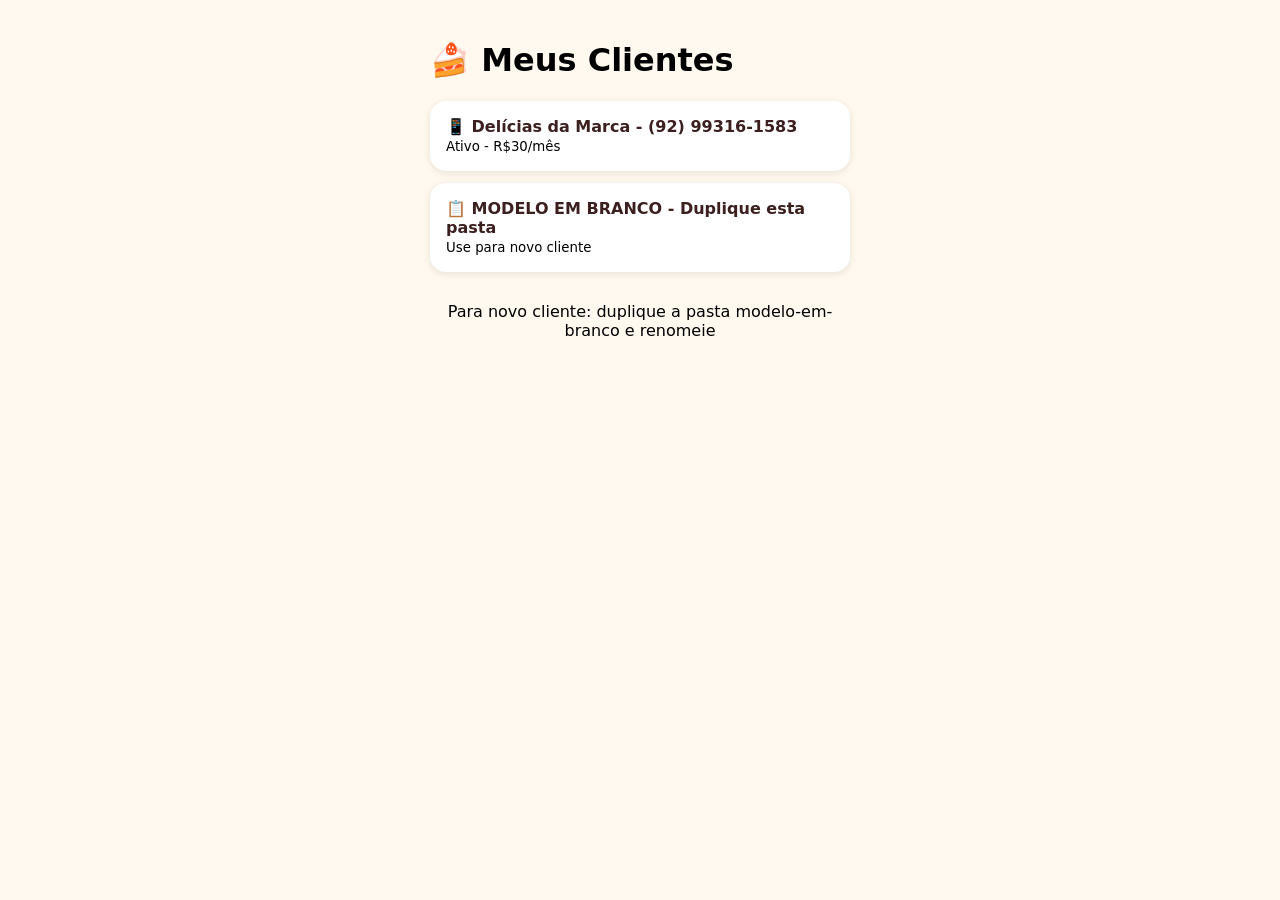
<file: index.html>
<!DOCTYPE html><html lang="pt-BR"><head><meta charset="UTF-8"><meta name="viewport" content="width=device-width, initial-scale=1.0">
<title>Meus Apps Vendidos</title>
<style>body{font-family:system-ui;background:#FFF9F0;padding:20px;max-width:420px;margin:auto}
.card{background:white;padding:16px;border-radius:16px;margin-bottom:12px;box-shadow:0 2px 8px rgba(0,0,0,.1)}
a{color:#3C1F1F;text-decoration:none;font-weight:bold}</style></head><body>
<h1>🍰 Meus Clientes</h1>
<div class="card"><a href="./clientes/marca-bolos/">📱 Delícias da Marca - (92) 99316-1583</a><br><small>Ativo - R$30/mês</small></div>
<div class="card"><a href="./clientes/modelo-em-branco/">📋 MODELO EM BRANCO - Duplique esta pasta</a><br><small>Use para novo cliente</small></div>
<p style="text-align:center;margin-top:30px">Para novo cliente: duplique a pasta modelo-em-branco e renomeie</p>
</body></html>
</file>
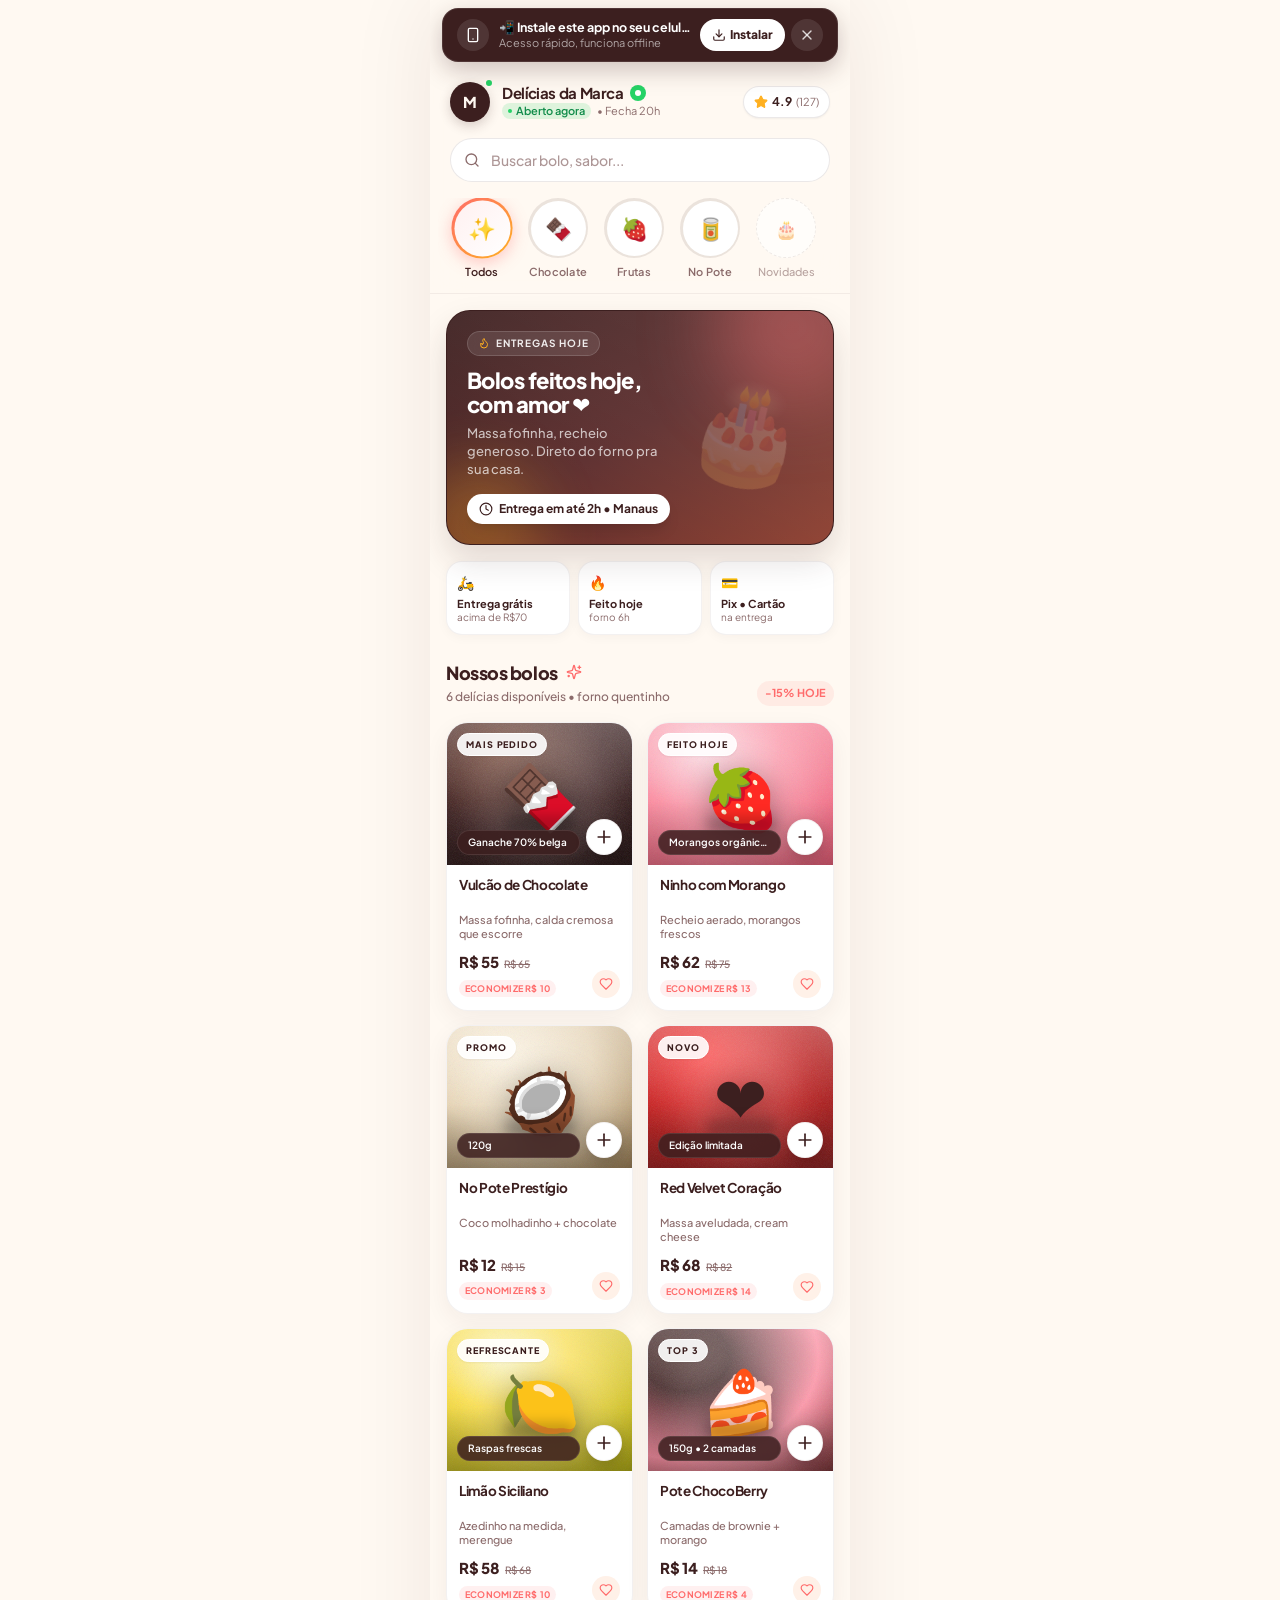
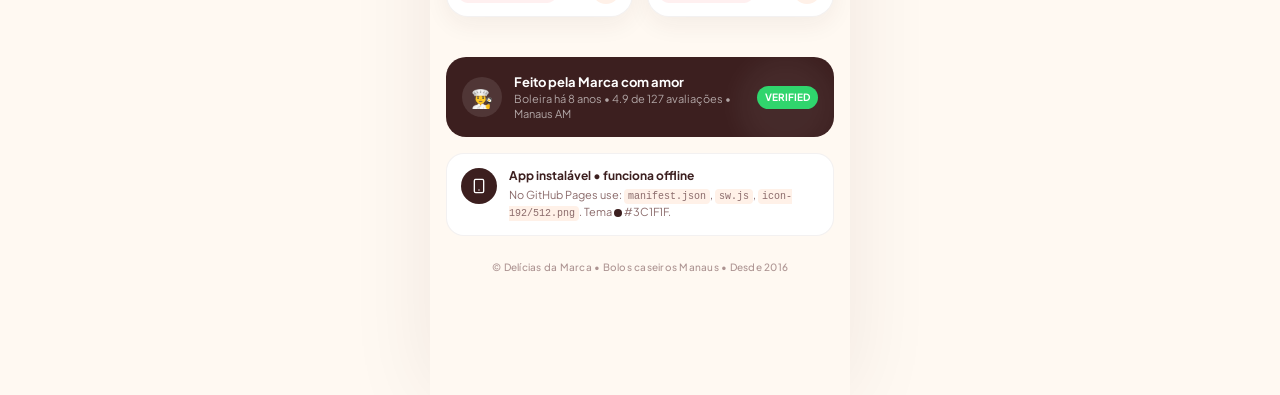
<file: marca-bolos/index.html>
<!DOCTYPE html>
<html lang="en">
<head>
  <meta charset="UTF-8">
  <meta name="viewport" content="width=device-width, initial-scale=1">
  <title>React Artifact</title>
  <style>*,:after,:before{--tw-border-spacing-x:0;--tw-border-spacing-y:0;--tw-translate-x:0;--tw-translate-y:0;--tw-rotate:0;--tw-skew-x:0;--tw-skew-y:0;--tw-scale-x:1;--tw-scale-y:1;--tw-pan-x: ;--tw-pan-y: ;--tw-pinch-zoom: ;--tw-scroll-snap-strictness:proximity;--tw-gradient-from-position: ;--tw-gradient-via-position: ;--tw-gradient-to-position: ;--tw-ordinal: ;--tw-slashed-zero: ;--tw-numeric-figure: ;--tw-numeric-spacing: ;--tw-numeric-fraction: ;--tw-ring-inset: ;--tw-ring-offset-width:0px;--tw-ring-offset-color:#fff;--tw-ring-color:rgba(59,130,246,.5);--tw-ring-offset-shadow:0 0 #0000;--tw-ring-shadow:0 0 #0000;--tw-shadow:0 0 #0000;--tw-shadow-colored:0 0 #0000;--tw-blur: ;--tw-brightness: ;--tw-contrast: ;--tw-grayscale: ;--tw-hue-rotate: ;--tw-invert: ;--tw-saturate: ;--tw-sepia: ;--tw-drop-shadow: ;--tw-backdrop-blur: ;--tw-backdrop-brightness: ;--tw-backdrop-contrast: ;--tw-backdrop-grayscale: ;--tw-backdrop-hue-rotate: ;--tw-backdrop-invert: ;--tw-backdrop-opacity: ;--tw-backdrop-saturate: ;--tw-backdrop-sepia: ;--tw-contain-size: ;--tw-contain-layout: ;--tw-contain-paint: ;--tw-contain-style: }::backdrop{--tw-border-spacing-x:0;--tw-border-spacing-y:0;--tw-translate-x:0;--tw-translate-y:0;--tw-rotate:0;--tw-skew-x:0;--tw-skew-y:0;--tw-scale-x:1;--tw-scale-y:1;--tw-pan-x: ;--tw-pan-y: ;--tw-pinch-zoom: ;--tw-scroll-snap-strictness:proximity;--tw-gradient-from-position: ;--tw-gradient-via-position: ;--tw-gradient-to-position: ;--tw-ordinal: ;--tw-slashed-zero: ;--tw-numeric-figure: ;--tw-numeric-spacing: ;--tw-numeric-fraction: ;--tw-ring-inset: ;--tw-ring-offset-width:0px;--tw-ring-offset-color:#fff;--tw-ring-color:rgba(59,130,246,.5);--tw-ring-offset-shadow:0 0 #0000;--tw-ring-shadow:0 0 #0000;--tw-shadow:0 0 #0000;--tw-shadow-colored:0 0 #0000;--tw-blur: ;--tw-brightness: ;--tw-contrast: ;--tw-grayscale: ;--tw-hue-rotate: ;--tw-invert: ;--tw-saturate: ;--tw-sepia: ;--tw-drop-shadow: ;--tw-backdrop-blur: ;--tw-backdrop-brightness: ;--tw-backdrop-contrast: ;--tw-backdrop-grayscale: ;--tw-backdrop-hue-rotate: ;--tw-backdrop-invert: ;--tw-backdrop-opacity: ;--tw-backdrop-saturate: ;--tw-backdrop-sepia: ;--tw-contain-size: ;--tw-contain-layout: ;--tw-contain-paint: ;--tw-contain-style: }/*! tailwindcss v3.4.18 | MIT License | https://tailwindcss.com*/*,:after,:before{box-sizing:border-box;border:0 solid #e5e7eb}:after,:before{--tw-content:""}:host,html{line-height:1.5;-webkit-text-size-adjust:100%;-moz-tab-size:4;-o-tab-size:4;tab-size:4;font-family:ui-sans-serif,system-ui,sans-serif,Apple Color Emoji,Segoe UI Emoji,Segoe UI Symbol,Noto Color Emoji;font-feature-settings:normal;font-variation-settings:normal;-webkit-tap-highlight-color:transparent}body{line-height:inherit}hr{height:0;color:inherit;border-top-width:1px}abbr:where([title]){-webkit-text-decoration:underline dotted;text-decoration:underline dotted}h1,h2,h3,h4,h5,h6{font-size:inherit;font-weight:inherit}a{color:inherit;text-decoration:inherit}b,strong{font-weight:bolder}code,kbd,pre,samp{font-family:ui-monospace,SFMono-Regular,Menlo,Monaco,Consolas,Liberation Mono,Courier New,monospace;font-feature-settings:normal;font-variation-settings:normal;font-size:1em}small{font-size:80%}sub,sup{font-size:75%;line-height:0;position:relative;vertical-align:baseline}sub{bottom:-.25em}sup{top:-.5em}table{text-indent:0;border-color:inherit;border-collapse:collapse}button,input,optgroup,select,textarea{font-family:inherit;font-feature-settings:inherit;font-variation-settings:inherit;font-size:100%;font-weight:inherit;line-height:inherit;letter-spacing:inherit;color:inherit;margin:0;padding:0}button,select{text-transform:none}button,input:where([type=button]),input:where([type=reset]),input:where([type=submit]){-webkit-appearance:button;background-color:transparent;background-image:none}:-moz-focusring{outline:auto}:-moz-ui-invalid{box-shadow:none}progress{vertical-align:baseline}::-webkit-inner-spin-button,::-webkit-outer-spin-button{height:auto}[type=search]{-webkit-appearance:textfield;outline-offset:-2px}::-webkit-search-decoration{-webkit-appearance:none}::-webkit-file-upload-button{-webkit-appearance:button;font:inherit}summary{display:list-item}blockquote,dd,dl,figure,h1,h2,h3,h4,h5,h6,hr,p,pre{margin:0}fieldset{margin:0}fieldset,legend{padding:0}menu,ol,ul{list-style:none;margin:0;padding:0}dialog{padding:0}textarea{resize:vertical}input::-moz-placeholder,textarea::-moz-placeholder{opacity:1;color:#9ca3af}input::placeholder,textarea::placeholder{opacity:1;color:#9ca3af}[role=button],button{cursor:pointer}:disabled{cursor:default}audio,canvas,embed,iframe,img,object,svg,video{display:block;vertical-align:middle}img,video{max-width:100%;height:auto}[hidden]:where(:not([hidden=until-found])){display:none}.sr-only{position:absolute;width:1px;height:1px;padding:0;margin:-1px;overflow:hidden;clip:rect(0,0,0,0);white-space:nowrap;border-width:0}.pointer-events-none{pointer-events:none}.pointer-events-auto{pointer-events:auto}.visible{visibility:visible}.invisible{visibility:hidden}.fixed{position:fixed}.absolute{position:absolute}.relative{position:relative}.sticky{position:sticky}.-inset-8{inset:-2rem}.inset-0{inset:0}.-bottom-12{bottom:-3rem}.-bottom-2{bottom:-.5rem}.-left-8{left:-2rem}.-right-1{right:-.25rem}.-right-10{right:-2.5rem}.-top-1{top:-.25rem}.-top-16{top:-4rem}.bottom-0{bottom:0}.bottom-2\.5{bottom:.625rem}.left-0{left:0}.left-1\/2{left:50%}.left-2\.5{left:.625rem}.left-3\.5{left:.875rem}.right-0{right:0}.right-2{right:.5rem}.right-2\.5{right:.625rem}.right-6{right:1.5rem}.right-\[52px\]{right:52px}.top-0{top:0}.top-1\/2{top:50%}.top-2\.5{top:.625rem}.z-10{z-index:10}.z-20{z-index:20}.z-30{z-index:30}.z-40{z-index:40}.z-\[30\]{z-index:30}.-mx-1{margin-left:-.25rem;margin-right:-.25rem}.mx-3{margin-left:.75rem;margin-right:.75rem}.mx-auto{margin-left:auto;margin-right:auto}.my-2\.5{margin-top:.625rem;margin-bottom:.625rem}.mb-0{margin-bottom:0}.mt-0\.5{margin-top:.125rem}.mt-1{margin-top:.25rem}.mt-1\.5{margin-top:.375rem}.mt-10{margin-top:2.5rem}.mt-12{margin-top:3rem}.mt-2{margin-top:.5rem}.mt-2\.5{margin-top:.625rem}.mt-3{margin-top:.75rem}.mt-4{margin-top:1rem}.mt-6{margin-top:1.5rem}.line-clamp-2{overflow:hidden;display:-webkit-box;-webkit-box-orient:vertical;-webkit-line-clamp:2}.block{display:block}.inline-block{display:inline-block}.flex{display:flex}.inline-flex{display:inline-flex}.grid{display:grid}.h-1{height:.25rem}.h-1\.5{height:.375rem}.h-10{height:2.5rem}.h-2{height:.5rem}.h-2\.5{height:.625rem}.h-24{height:6rem}.h-3{height:.75rem}.h-3\.5{height:.875rem}.h-32{height:8rem}.h-4{height:1rem}.h-40{height:10rem}.h-5{height:1.25rem}.h-6{height:1.5rem}.h-7{height:1.75rem}.h-8{height:2rem}.h-9{height:2.25rem}.h-\[142px\]{height:142px}.h-\[18px\]{height:18px}.h-\[1px\]{height:1px}.h-\[44px\]{height:44px}.h-\[45\%\]{height:45%}.h-\[55\%\]{height:55%}.h-\[56px\]{height:56px}.h-\[60px\]{height:60px}.h-full{height:100%}.max-h-\[86vh\]{max-height:86vh}.min-h-\[28px\]{min-height:28px}.min-h-\[32px\]{min-height:32px}.min-h-screen{min-height:100vh}.w-1{width:.25rem}.w-1\.5{width:.375rem}.w-10{width:2.5rem}.w-2{width:.5rem}.w-2\.5{width:.625rem}.w-24{width:6rem}.w-3{width:.75rem}.w-3\.5{width:.875rem}.w-32{width:8rem}.w-4{width:1rem}.w-40{width:10rem}.w-5{width:1.25rem}.w-6{width:1.5rem}.w-7{width:1.75rem}.w-8{width:2rem}.w-9{width:2.25rem}.w-\[56px\]{width:56px}.w-\[60px\]{width:60px}.w-\[72px\]{width:72px}.w-full{width:100%}.min-w-0{min-width:0}.min-w-\[20px\]{min-width:20px}.min-w-\[64px\]{min-width:64px}.max-w-\[200px\]{max-width:200px}.max-w-\[220px\]{max-width:220px}.max-w-\[420px\]{max-width:420px}.max-w-full{max-width:100%}.flex-1{flex:1 1 0%}.shrink-0{flex-shrink:0}.-translate-x-1\/2{--tw-translate-x:-50%}.-translate-x-1\/2,.-translate-y-1\/2{transform:translate(var(--tw-translate-x),var(--tw-translate-y)) rotate(var(--tw-rotate)) skewX(var(--tw-skew-x)) skewY(var(--tw-skew-y)) scaleX(var(--tw-scale-x)) scaleY(var(--tw-scale-y))}.-translate-y-1\/2{--tw-translate-y:-50%}.translate-y-0{--tw-translate-y:0px}.translate-y-0,.translate-y-\[110\%\]{transform:translate(var(--tw-translate-x),var(--tw-translate-y)) rotate(var(--tw-rotate)) skewX(var(--tw-skew-x)) skewY(var(--tw-skew-y)) scaleX(var(--tw-scale-x)) scaleY(var(--tw-scale-y))}.translate-y-\[110\%\]{--tw-translate-y:110%}.translate-y-\[120\%\]{--tw-translate-y:120%}.rotate-12,.translate-y-\[120\%\]{transform:translate(var(--tw-translate-x),var(--tw-translate-y)) rotate(var(--tw-rotate)) skewX(var(--tw-skew-x)) skewY(var(--tw-skew-y)) scaleX(var(--tw-scale-x)) scaleY(var(--tw-scale-y))}.rotate-12{--tw-rotate:12deg}.rotate-3{--tw-rotate:3deg}.rotate-3,.rotate-90{transform:translate(var(--tw-translate-x),var(--tw-translate-y)) rotate(var(--tw-rotate)) skewX(var(--tw-skew-x)) skewY(var(--tw-skew-y)) scaleX(var(--tw-scale-x)) scaleY(var(--tw-scale-y))}.rotate-90{--tw-rotate:90deg}.scale-100{--tw-scale-x:1;--tw-scale-y:1}.scale-100,.scale-125{transform:translate(var(--tw-translate-x),var(--tw-translate-y)) rotate(var(--tw-rotate)) skewX(var(--tw-skew-x)) skewY(var(--tw-skew-y)) scaleX(var(--tw-scale-x)) scaleY(var(--tw-scale-y))}.scale-125{--tw-scale-x:1.25;--tw-scale-y:1.25}.scale-\[0\.99\]{--tw-scale-x:0.99;--tw-scale-y:0.99}.scale-\[0\.99\],.scale-\[1\.02\]{transform:translate(var(--tw-translate-x),var(--tw-translate-y)) rotate(var(--tw-rotate)) skewX(var(--tw-skew-x)) skewY(var(--tw-skew-y)) scaleX(var(--tw-scale-x)) scaleY(var(--tw-scale-y))}.scale-\[1\.02\]{--tw-scale-x:1.02;--tw-scale-y:1.02}.scale-\[1\.25\]{--tw-scale-x:1.25;--tw-scale-y:1.25;transform:translate(var(--tw-translate-x),var(--tw-translate-y)) rotate(var(--tw-rotate)) skewX(var(--tw-skew-x)) skewY(var(--tw-skew-y)) scaleX(var(--tw-scale-x)) scaleY(var(--tw-scale-y))}.animate-\[pop_0\.4s_ease\]{animation:pop .4s ease}.animate-\[slideDown_0\.5s_cubic-bezier\(0\.32\2c 0\.72\2c 0\2c 1\)\]{animation:slideDown .5s cubic-bezier(.32,.72,0,1)}@keyframes pulse{50%{opacity:.5}}.animate-pulse{animation:pulse 2s cubic-bezier(.4,0,.6,1) infinite}.grid-cols-2{grid-template-columns:repeat(2,minmax(0,1fr))}.grid-cols-3{grid-template-columns:repeat(3,minmax(0,1fr))}.flex-col{flex-direction:column}.place-items-center{place-items:center}.items-start{align-items:flex-start}.items-end{align-items:flex-end}.items-center{align-items:center}.items-baseline{align-items:baseline}.justify-center{justify-content:center}.justify-between{justify-content:space-between}.gap-1{gap:.25rem}.gap-1\.5{gap:.375rem}.gap-2{gap:.5rem}.gap-2\.5{gap:.625rem}.gap-3{gap:.75rem}.gap-3\.5{gap:.875rem}.space-y-3>:not([hidden])~:not([hidden]){--tw-space-y-reverse:0;margin-top:calc(.75rem*(1 - var(--tw-space-y-reverse)));margin-bottom:calc(.75rem*var(--tw-space-y-reverse))}.overflow-hidden{overflow:hidden}.overflow-x-auto{overflow-x:auto}.overflow-y-auto{overflow-y:auto}.overflow-x-hidden{overflow-x:hidden}.truncate{overflow:hidden;text-overflow:ellipsis;white-space:nowrap}.rounded{border-radius:.25rem}.rounded-2xl{border-radius:1rem}.rounded-\[14px\]{border-radius:14px}.rounded-\[16px\]{border-radius:16px}.rounded-\[18px\]{border-radius:18px}.rounded-\[20px\]{border-radius:20px}.rounded-\[22px\]{border-radius:22px}.rounded-\[23px\]{border-radius:23px}.rounded-\[24px\]{border-radius:24px}.rounded-full{border-radius:9999px}.rounded-t-\[28px\]{border-top-left-radius:28px;border-top-right-radius:28px}.border{border-width:1px}.border-2{border-width:2px}.border-b{border-bottom-width:1px}.border-dashed{border-style:dashed}.border-\[\#3C1F1F\]\/10{border-color:rgba(60,31,31,.1)}.border-\[\#3C1F1F\]\/15{border-color:rgba(60,31,31,.15)}.border-\[\#3C1F1F\]\/5{border-color:rgba(60,31,31,.05)}.border-\[\#3C1F1F\]\/\[0\.06\]{border-color:rgba(60,31,31,.06)}.border-\[\#FFF9F2\]{--tw-border-opacity:1;border-color:rgb(255 249 242/var(--tw-border-opacity,1))}.border-white{--tw-border-opacity:1;border-color:rgb(255 255 255/var(--tw-border-opacity,1))}.border-white\/10{border-color:hsla(0,0%,100%,.1)}.border-white\/15{border-color:hsla(0,0%,100%,.15)}.bg-\[\#25D366\]{--tw-bg-opacity:1;background-color:rgb(37 211 102/var(--tw-bg-opacity,1))}.bg-\[\#25D366\]\/15{background-color:rgba(37,211,102,.15)}.bg-\[\#3C1F1F\]{--tw-bg-opacity:1;background-color:rgb(60 31 31/var(--tw-bg-opacity,1))}.bg-\[\#3C1F1F\]\/10{background-color:rgba(60,31,31,.1)}.bg-\[\#3C1F1F\]\/15{background-color:rgba(60,31,31,.15)}.bg-\[\#3C1F1F\]\/40{background-color:rgba(60,31,31,.4)}.bg-\[\#3C1F1F\]\/85{background-color:rgba(60,31,31,.85)}.bg-\[\#FF6B6B\]{--tw-bg-opacity:1;background-color:rgb(255 107 107/var(--tw-bg-opacity,1))}.bg-\[\#FF6B6B\]\/10{background-color:hsla(0,100%,71%,.1)}.bg-\[\#FFB020\]{--tw-bg-opacity:1;background-color:rgb(255 176 32/var(--tw-bg-opacity,1))}.bg-\[\#FFF1E8\]{--tw-bg-opacity:1;background-color:rgb(255 241 232/var(--tw-bg-opacity,1))}.bg-\[\#FFF9F2\]{--tw-bg-opacity:1;background-color:rgb(255 249 242/var(--tw-bg-opacity,1))}.bg-\[\#FFF9F2\]\/80{background-color:rgba(255,249,242,.8)}.bg-black\/20{background-color:rgba(0,0,0,.2)}.bg-white{--tw-bg-opacity:1;background-color:rgb(255 255 255/var(--tw-bg-opacity,1))}.bg-white\/10{background-color:hsla(0,0%,100%,.1)}.bg-white\/15{background-color:hsla(0,0%,100%,.15)}.bg-white\/5{background-color:hsla(0,0%,100%,.05)}.bg-white\/90{background-color:hsla(0,0%,100%,.9)}.bg-gradient-to-b{background-image:linear-gradient(to bottom,var(--tw-gradient-stops))}.bg-gradient-to-br{background-image:linear-gradient(to bottom right,var(--tw-gradient-stops))}.bg-gradient-to-t{background-image:linear-gradient(to top,var(--tw-gradient-stops))}.bg-gradient-to-tr{background-image:linear-gradient(to top right,var(--tw-gradient-stops))}.from-\[\#3C1F1F\]{--tw-gradient-from:#3c1f1f var(--tw-gradient-from-position);--tw-gradient-to:rgba(60,31,31,0) var(--tw-gradient-to-position);--tw-gradient-stops:var(--tw-gradient-from),var(--tw-gradient-to)}.from-\[\#FF6B6B\]{--tw-gradient-from:#ff6b6b var(--tw-gradient-from-position);--tw-gradient-to:hsla(0,100%,71%,0) var(--tw-gradient-to-position);--tw-gradient-stops:var(--tw-gradient-from),var(--tw-gradient-to)}.from-\[\#FF6B6B\]\/10{--tw-gradient-from:hsla(0,100%,71%,.1) var(--tw-gradient-from-position);--tw-gradient-to:hsla(0,100%,71%,0) var(--tw-gradient-to-position);--tw-gradient-stops:var(--tw-gradient-from),var(--tw-gradient-to)}.from-black\/25{--tw-gradient-from:rgba(0,0,0,.25) var(--tw-gradient-from-position);--tw-gradient-to:transparent var(--tw-gradient-to-position);--tw-gradient-stops:var(--tw-gradient-from),var(--tw-gradient-to)}.from-transparent{--tw-gradient-from:transparent var(--tw-gradient-from-position);--tw-gradient-to:transparent var(--tw-gradient-to-position);--tw-gradient-stops:var(--tw-gradient-from),var(--tw-gradient-to)}.from-white\/25{--tw-gradient-from:hsla(0,0%,100%,.25) var(--tw-gradient-from-position);--tw-gradient-to:hsla(0,0%,100%,0) var(--tw-gradient-to-position);--tw-gradient-stops:var(--tw-gradient-from),var(--tw-gradient-to)}.via-\[\#5A2A2A\]{--tw-gradient-to:rgba(90,42,42,0) var(--tw-gradient-to-position);--tw-gradient-stops:var(--tw-gradient-from),#5a2a2a var(--tw-gradient-via-position),var(--tw-gradient-to)}.via-white\/\[0\.06\]{--tw-gradient-to:hsla(0,0%,100%,0) var(--tw-gradient-to-position);--tw-gradient-stops:var(--tw-gradient-from),hsla(0,0%,100%,.06) var(--tw-gradient-via-position),var(--tw-gradient-to)}.to-\[\#8B3A2A\]{--tw-gradient-to:#8b3a2a var(--tw-gradient-to-position)}.to-\[\#FFB020\]{--tw-gradient-to:#ffb020 var(--tw-gradient-to-position)}.to-transparent{--tw-gradient-to:transparent var(--tw-gradient-to-position)}.to-white\/10{--tw-gradient-to:hsla(0,0%,100%,.1) var(--tw-gradient-to-position)}.fill-\[\#FF6B6B\]{fill:#ff6b6b}.fill-\[\#FFB020\]{fill:#ffb020}.p-2\.5{padding:.625rem}.p-3{padding:.75rem}.p-3\.5{padding:.875rem}.p-4{padding:1rem}.p-5{padding:1.25rem}.p-\[1px\]{padding:1px}.p-\[2\.5px\]{padding:2.5px}.px-1{padding-left:.25rem;padding-right:.25rem}.px-1\.5{padding-left:.375rem;padding-right:.375rem}.px-2{padding-left:.5rem;padding-right:.5rem}.px-2\.5{padding-left:.625rem;padding-right:.625rem}.px-3{padding-left:.75rem;padding-right:.75rem}.px-3\.5{padding-left:.875rem;padding-right:.875rem}.px-4{padding-left:1rem;padding-right:1rem}.px-5{padding-left:1.25rem;padding-right:1.25rem}.py-0\.5{padding-top:.125rem;padding-bottom:.125rem}.py-1{padding-top:.25rem;padding-bottom:.25rem}.py-1\.5{padding-top:.375rem;padding-bottom:.375rem}.py-12{padding-top:3rem;padding-bottom:3rem}.py-2\.5{padding-top:.625rem;padding-bottom:.625rem}.pb-2{padding-bottom:.5rem}.pb-3{padding-bottom:.75rem}.pb-4{padding-bottom:1rem}.pb-5{padding-bottom:1.25rem}.pb-\[120px\]{padding-bottom:120px}.pb-\[max\(12px\2c env\(safe-area-inset-bottom\)\)\]{padding-bottom:max(12px,env(safe-area-inset-bottom))}.pl-10{padding-left:2.5rem}.pr-4{padding-right:1rem}.pt-2{padding-top:.5rem}.pt-3{padding-top:.75rem}.pt-5{padding-top:1.25rem}.text-left{text-align:left}.text-center{text-align:center}.text-right{text-align:right}.align-middle{vertical-align:middle}.text-\[10px\]{font-size:10px}.text-\[11px\]{font-size:11px}.text-\[12\.5px\]{font-size:12.5px}.text-\[12px\]{font-size:12px}.text-\[13\.5px\]{font-size:13.5px}.text-\[13px\]{font-size:13px}.text-\[14px\]{font-size:14px}.text-\[15px\]{font-size:15px}.text-\[16px\]{font-size:16px}.text-\[18px\]{font-size:18px}.text-\[22px\]{font-size:22px}.text-\[28px\]{font-size:28px}.text-\[32px\]{font-size:32px}.text-\[64px\]{font-size:64px}.text-\[96px\]{font-size:96px}.text-\[9px\]{font-size:9px}.font-\[system-ui\2c -apple-system\2c Inter\2c SF_Pro_Display\]{font-weight:system-ui,-apple-system,Inter,SF Pro Display}.font-bold{font-weight:700}.font-extrabold{font-weight:800}.font-medium{font-weight:500}.font-semibold{font-weight:600}.leading-\[1\.15\]{line-height:1.15}.leading-\[1\.1\]{line-height:1.1}.leading-\[1\.3\]{line-height:1.3}.leading-\[1\.4\]{line-height:1.4}.leading-none{line-height:1}.leading-tight{line-height:1.25}.tracking-tight{letter-spacing:-.025em}.tracking-wide{letter-spacing:.025em}.tracking-widest{letter-spacing:.1em}.text-\[\#128C4A\]{--tw-text-opacity:1;color:rgb(18 140 74/var(--tw-text-opacity,1))}.text-\[\#25D366\]{--tw-text-opacity:1;color:rgb(37 211 102/var(--tw-text-opacity,1))}.text-\[\#3C1F1F\]{--tw-text-opacity:1;color:rgb(60 31 31/var(--tw-text-opacity,1))}.text-\[\#8B6B6B\]{--tw-text-opacity:1;color:rgb(139 107 107/var(--tw-text-opacity,1))}.text-\[\#8B6B6B\]\/70{color:hsla(0,13%,48%,.7)}.text-\[\#FF6B6B\]{--tw-text-opacity:1;color:rgb(255 107 107/var(--tw-text-opacity,1))}.text-\[\#FFB020\]{--tw-text-opacity:1;color:rgb(255 176 32/var(--tw-text-opacity,1))}.text-\[\#FFF9F2\]{--tw-text-opacity:1;color:rgb(255 249 242/var(--tw-text-opacity,1))}.text-white{--tw-text-opacity:1;color:rgb(255 255 255/var(--tw-text-opacity,1))}.text-white\/60{color:hsla(0,0%,100%,.6)}.text-white\/70{color:hsla(0,0%,100%,.7)}.text-white\/80{color:hsla(0,0%,100%,.8)}.text-white\/90{color:hsla(0,0%,100%,.9)}.line-through{text-decoration-line:line-through}.antialiased{-webkit-font-smoothing:antialiased;-moz-osx-font-smoothing:grayscale}.opacity-0{opacity:0}.opacity-100{opacity:1}.opacity-20{opacity:.2}.opacity-30{opacity:.3}.opacity-40{opacity:.4}.opacity-60{opacity:.6}.opacity-\[0\.15\]{opacity:.15}.shadow{--tw-shadow:0 1px 3px 0 rgba(0,0,0,.1),0 1px 2px -1px rgba(0,0,0,.1);--tw-shadow-colored:0 1px 3px 0 var(--tw-shadow-color),0 1px 2px -1px var(--tw-shadow-color)}.shadow,.shadow-\[0_-16px_48px_rgba\(60\2c 31\2c 31\2c 0\.2\)\]{box-shadow:var(--tw-ring-offset-shadow,0 0 #0000),var(--tw-ring-shadow,0 0 #0000),var(--tw-shadow)}.shadow-\[0_-16px_48px_rgba\(60\2c 31\2c 31\2c 0\.2\)\]{--tw-shadow:0 -16px 48px rgba(60,31,31,.2);--tw-shadow-colored:0 -16px 48px var(--tw-shadow-color)}.shadow-\[0_0_80px_rgba\(60\2c 31\2c 31\2c 0\.08\)\]{--tw-shadow:0 0 80px rgba(60,31,31,.08);--tw-shadow-colored:0 0 80px var(--tw-shadow-color);box-shadow:var(--tw-ring-offset-shadow,0 0 #0000),var(--tw-ring-shadow,0 0 #0000),var(--tw-shadow)}.shadow-\[0_12px_24px_rgba\(37\2c 211\2c 102\2c 0\.35\)\]{--tw-shadow:0 12px 24px rgba(37,211,102,.35);--tw-shadow-colored:0 12px 24px var(--tw-shadow-color);box-shadow:var(--tw-ring-offset-shadow,0 0 #0000),var(--tw-ring-shadow,0 0 #0000),var(--tw-shadow)}.shadow-\[0_16px_32px_rgba\(60\2c 31\2c 31\2c 0\.15\)\]{--tw-shadow:0 16px 32px rgba(60,31,31,.15);--tw-shadow-colored:0 16px 32px var(--tw-shadow-color);box-shadow:var(--tw-ring-offset-shadow,0 0 #0000),var(--tw-ring-shadow,0 0 #0000),var(--tw-shadow)}.shadow-\[0_16px_32px_rgba\(60\2c 31\2c 31\2c 0\.35\)\2c 0_0_0_1px_rgba\(255\2c 255\2c 255\2c 0\.1\)_inset\]{--tw-shadow:0 16px 32px rgba(60,31,31,.35),0 0 0 1px hsla(0,0%,100%,.1) inset;--tw-shadow-colored:0 16px 32px var(--tw-shadow-color),inset 0 0 0 1px var(--tw-shadow-color);box-shadow:var(--tw-ring-offset-shadow,0 0 #0000),var(--tw-ring-shadow,0 0 #0000),var(--tw-shadow)}.shadow-\[0_20px_40px_rgba\(60\2c 31\2c 31\2c 0\.45\)\]{--tw-shadow:0 20px 40px rgba(60,31,31,.45);--tw-shadow-colored:0 20px 40px var(--tw-shadow-color);box-shadow:var(--tw-ring-offset-shadow,0 0 #0000),var(--tw-ring-shadow,0 0 #0000),var(--tw-shadow)}.shadow-\[0_2px_12px_rgba\(60\2c 31\2c 31\2c 0\.04\)\]{--tw-shadow:0 2px 12px rgba(60,31,31,.04);--tw-shadow-colored:0 2px 12px var(--tw-shadow-color);box-shadow:var(--tw-ring-offset-shadow,0 0 #0000),var(--tw-ring-shadow,0 0 #0000),var(--tw-shadow)}.shadow-\[0_4px_10px_rgba\(37\2c 211\2c 102\2c 0\.5\)\]{--tw-shadow:0 4px 10px rgba(37,211,102,.5);--tw-shadow-colored:0 4px 10px var(--tw-shadow-color);box-shadow:var(--tw-ring-offset-shadow,0 0 #0000),var(--tw-ring-shadow,0 0 #0000),var(--tw-shadow)}.shadow-\[0_4px_12px_rgba\(0\2c 0\2c 0\2c 0\.15\)\]{--tw-shadow:0 4px 12px rgba(0,0,0,.15);--tw-shadow-colored:0 4px 12px var(--tw-shadow-color);box-shadow:var(--tw-ring-offset-shadow,0 0 #0000),var(--tw-ring-shadow,0 0 #0000),var(--tw-shadow)}.shadow-\[0_4px_12px_rgba\(60\2c 31\2c 31\2c 0\.2\)\]{--tw-shadow:0 4px 12px rgba(60,31,31,.2);--tw-shadow-colored:0 4px 12px var(--tw-shadow-color);box-shadow:var(--tw-ring-offset-shadow,0 0 #0000),var(--tw-ring-shadow,0 0 #0000),var(--tw-shadow)}.shadow-\[0_4px_16px_rgba\(255\2c 107\2c 107\2c 0\.35\)\]{--tw-shadow:0 4px 16px hsla(0,100%,71%,.35);--tw-shadow-colored:0 4px 16px var(--tw-shadow-color);box-shadow:var(--tw-ring-offset-shadow,0 0 #0000),var(--tw-ring-shadow,0 0 #0000),var(--tw-shadow)}.shadow-\[0_4px_16px_rgba\(60\2c 31\2c 31\2c 0\.05\)\]{--tw-shadow:0 4px 16px rgba(60,31,31,.05);--tw-shadow-colored:0 4px 16px var(--tw-shadow-color);box-shadow:var(--tw-ring-offset-shadow,0 0 #0000),var(--tw-ring-shadow,0 0 #0000),var(--tw-shadow)}.shadow-\[0_8px_20px_rgba\(60\2c 31\2c 31\2c 0\.4\)\]{--tw-shadow:0 8px 20px rgba(60,31,31,.4);--tw-shadow-colored:0 8px 20px var(--tw-shadow-color);box-shadow:var(--tw-ring-offset-shadow,0 0 #0000),var(--tw-ring-shadow,0 0 #0000),var(--tw-shadow)}.shadow-\[0_8px_24px_rgba\(60\2c 31\2c 31\2c 0\.06\)\]{--tw-shadow:0 8px 24px rgba(60,31,31,.06);--tw-shadow-colored:0 8px 24px var(--tw-shadow-color);box-shadow:var(--tw-ring-offset-shadow,0 0 #0000),var(--tw-ring-shadow,0 0 #0000),var(--tw-shadow)}.shadow-\[0_8px_24px_rgba\(60\2c 31\2c 31\2c 0\.25\)\]{--tw-shadow:0 8px 24px rgba(60,31,31,.25);--tw-shadow-colored:0 8px 24px var(--tw-shadow-color)}.shadow-\[0_8px_24px_rgba\(60\2c 31\2c 31\2c 0\.25\)\],.shadow-lg{box-shadow:var(--tw-ring-offset-shadow,0 0 #0000),var(--tw-ring-shadow,0 0 #0000),var(--tw-shadow)}.shadow-lg{--tw-shadow:0 10px 15px -3px rgba(0,0,0,.1),0 4px 6px -4px rgba(0,0,0,.1);--tw-shadow-colored:0 10px 15px -3px var(--tw-shadow-color),0 4px 6px -4px var(--tw-shadow-color)}.shadow-sm{--tw-shadow:0 1px 2px 0 rgba(0,0,0,.05);--tw-shadow-colored:0 1px 2px 0 var(--tw-shadow-color);box-shadow:var(--tw-ring-offset-shadow,0 0 #0000),var(--tw-ring-shadow,0 0 #0000),var(--tw-shadow)}.outline-none{outline:2px solid transparent;outline-offset:2px}.blur-\[12px\]{--tw-blur:blur(12px)}.blur-\[12px\],.blur-\[18px\]{filter:var(--tw-blur) var(--tw-brightness) var(--tw-contrast) var(--tw-grayscale) var(--tw-hue-rotate) var(--tw-invert) var(--tw-saturate) var(--tw-sepia) var(--tw-drop-shadow)}.blur-\[18px\]{--tw-blur:blur(18px)}.blur-\[30px\]{--tw-blur:blur(30px)}.blur-\[30px\],.blur-\[40px\]{filter:var(--tw-blur) var(--tw-brightness) var(--tw-contrast) var(--tw-grayscale) var(--tw-hue-rotate) var(--tw-invert) var(--tw-saturate) var(--tw-sepia) var(--tw-drop-shadow)}.blur-\[40px\]{--tw-blur:blur(40px)}.blur-\[6px\]{--tw-blur:blur(6px)}.blur-\[6px\],.drop-shadow-\[0_8px_16px_rgba\(0\2c 0\2c 0\2c 0\.35\)\]{filter:var(--tw-blur) var(--tw-brightness) var(--tw-contrast) var(--tw-grayscale) var(--tw-hue-rotate) var(--tw-invert) var(--tw-saturate) var(--tw-sepia) var(--tw-drop-shadow)}.drop-shadow-\[0_8px_16px_rgba\(0\2c 0\2c 0\2c 0\.35\)\]{--tw-drop-shadow:drop-shadow(0 8px 16px rgba(0,0,0,.35))}.grayscale-\[0\.2\]{--tw-grayscale:grayscale(0.2)}.filter,.grayscale-\[0\.2\]{filter:var(--tw-blur) var(--tw-brightness) var(--tw-contrast) var(--tw-grayscale) var(--tw-hue-rotate) var(--tw-invert) var(--tw-saturate) var(--tw-sepia) var(--tw-drop-shadow)}.backdrop-blur-\[18px\]{--tw-backdrop-blur:blur(18px)}.backdrop-blur-\[18px\],.backdrop-blur-\[8px\]{backdrop-filter:var(--tw-backdrop-blur) var(--tw-backdrop-brightness) var(--tw-backdrop-contrast) var(--tw-backdrop-grayscale) var(--tw-backdrop-hue-rotate) var(--tw-backdrop-invert) var(--tw-backdrop-opacity) var(--tw-backdrop-saturate) var(--tw-backdrop-sepia)}.backdrop-blur-\[8px\]{--tw-backdrop-blur:blur(8px)}.backdrop-blur-md{--tw-backdrop-blur:blur(12px);backdrop-filter:var(--tw-backdrop-blur) var(--tw-backdrop-brightness) var(--tw-backdrop-contrast) var(--tw-backdrop-grayscale) var(--tw-backdrop-hue-rotate) var(--tw-backdrop-invert) var(--tw-backdrop-opacity) var(--tw-backdrop-saturate) var(--tw-backdrop-sepia)}.transition-all{transition-property:all;transition-timing-function:cubic-bezier(.4,0,.2,1);transition-duration:.15s}.transition-colors{transition-property:color,background-color,border-color,text-decoration-color,fill,stroke;transition-timing-function:cubic-bezier(.4,0,.2,1);transition-duration:.15s}.transition-opacity{transition-property:opacity;transition-timing-function:cubic-bezier(.4,0,.2,1);transition-duration:.15s}.transition-transform{transition-property:transform;transition-timing-function:cubic-bezier(.4,0,.2,1);transition-duration:.15s}.duration-200{transition-duration:.2s}.duration-300{transition-duration:.3s}.duration-500{transition-duration:.5s}.duration-\[420ms\]{transition-duration:.42s}#root,body,html{min-height:100%}body{margin:0;font-family:Inter,ui-sans-serif,system-ui,-apple-system,BlinkMacSystemFont,Segoe UI,sans-serif}[role=button]:not([aria-disabled=true]),button:not(:disabled),label[for],select:not(:disabled),summary{cursor:pointer}.selection\:bg-\[\#FF6B6B\]\/20 ::-moz-selection{background-color:hsla(0,100%,71%,.2)}.selection\:bg-\[\#FF6B6B\]\/20 ::selection{background-color:hsla(0,100%,71%,.2)}.selection\:bg-\[\#FF6B6B\]\/20::-moz-selection{background-color:hsla(0,100%,71%,.2)}.selection\:bg-\[\#FF6B6B\]\/20::selection{background-color:hsla(0,100%,71%,.2)}.placeholder\:text-\[\#8B6B6B\]\/70::-moz-placeholder{color:hsla(0,13%,48%,.7)}.placeholder\:text-\[\#8B6B6B\]\/70::placeholder{color:hsla(0,13%,48%,.7)}.hover\:scale-105:hover{--tw-scale-x:1.05;--tw-scale-y:1.05;transform:translate(var(--tw-translate-x),var(--tw-translate-y)) rotate(var(--tw-rotate)) skewX(var(--tw-skew-x)) skewY(var(--tw-skew-y)) scaleX(var(--tw-scale-x)) scaleY(var(--tw-scale-y))}.focus\:border-\[\#3C1F1F\]\/20:focus{border-color:rgba(60,31,31,.2)}.focus\:shadow-\[0_0_0_4px_rgba\(60\2c 31\2c 31\2c 0\.06\)\]:focus{--tw-shadow:0 0 0 4px rgba(60,31,31,.06);--tw-shadow-colored:0 0 0 4px var(--tw-shadow-color);box-shadow:var(--tw-ring-offset-shadow,0 0 #0000),var(--tw-ring-shadow,0 0 #0000),var(--tw-shadow)}.active\:scale-90:active{--tw-scale-x:.9;--tw-scale-y:.9}.active\:scale-90:active,.active\:scale-95:active{transform:translate(var(--tw-translate-x),var(--tw-translate-y)) rotate(var(--tw-rotate)) skewX(var(--tw-skew-x)) skewY(var(--tw-skew-y)) scaleX(var(--tw-scale-x)) scaleY(var(--tw-scale-y))}.active\:scale-95:active{--tw-scale-x:.95;--tw-scale-y:.95}.active\:scale-\[0\.98\]:active{--tw-scale-x:0.98;--tw-scale-y:0.98;transform:translate(var(--tw-translate-x),var(--tw-translate-y)) rotate(var(--tw-rotate)) skewX(var(--tw-skew-x)) skewY(var(--tw-skew-y)) scaleX(var(--tw-scale-x)) scaleY(var(--tw-scale-y))}.group:focus-within .group-focus-within\:text-\[\#3C1F1F\]{--tw-text-opacity:1;color:rgb(60 31 31/var(--tw-text-opacity,1))}.group:hover .group-hover\:scale-110{--tw-scale-x:1.1;--tw-scale-y:1.1}.group:active .group-active\:scale-95,.group:hover .group-hover\:scale-110{transform:translate(var(--tw-translate-x),var(--tw-translate-y)) rotate(var(--tw-rotate)) skewX(var(--tw-skew-x)) skewY(var(--tw-skew-y)) scaleX(var(--tw-scale-x)) scaleY(var(--tw-scale-y))}.group:active .group-active\:scale-95{--tw-scale-x:.95;--tw-scale-y:.95}</style>
</head>
<body>
  <div id="root"></div>
  
  <script type="module">var hc=Object.create;var{getPrototypeOf:mc,defineProperty:jl,getOwnPropertyNames:yc}=Object;var gc=Object.prototype.hasOwnProperty;var We=(e,n,t)=>{t=e!=null?hc(mc(e)):{};let r=n||!e||!e.__esModule?jl(t,"default",{value:e,enumerable:!0}):t;for(let l of yc(e))if(!gc.call(r,l))jl(r,l,{get:()=>e[l],enumerable:!0});return r};var zr=(e,n)=>()=>(n||e((n={exports:{}}).exports,n),n.exports);var wc=(e,n)=>{for(var t in n)jl(e,t,{get:n[t],enumerable:!0,configurable:!0,set:(r)=>n[t]=()=>r})};var Sc=(e,n)=>()=>(e&&(n=e(e=0)),n);var _n=zr((Ic)=>{var Et=Symbol.for("react.element"),kc=Symbol.for("react.portal"),Ec=Symbol.for("react.fragment"),_c=Symbol.for("react.strict_mode"),Cc=Symbol.for("react.profiler"),Nc=Symbol.for("react.provider"),Pc=Symbol.for("react.context"),zc=Symbol.for("react.forward_ref"),Tc=Symbol.for("react.suspense"),xc=Symbol.for("react.memo"),Rc=Symbol.for("react.lazy"),_i=Symbol.iterator;function Lc(e){if(e===null||typeof e!=="object")return null;return e=_i&&e[_i]||e["@@iterator"],typeof e==="function"?e:null}var Pi={isMounted:function(){return!1},enqueueForceUpdate:function(){},enqueueReplaceState:function(){},enqueueSetState:function(){}},zi=Object.assign,Ti={};function Hn(e,n,t){this.props=e,this.context=n,this.refs=Ti,this.updater=t||Pi}Hn.prototype.isReactComponent={};Hn.prototype.setState=function(e,n){if(typeof e!=="object"&&typeof e!=="function"&&e!=null)throw Error("setState(...): takes an object of state variables to update or a function which returns an object of state variables.");this.updater.enqueueSetState(this,e,n,"setState")};Hn.prototype.forceUpdate=function(e){this.updater.enqueueForceUpdate(this,e,"forceUpdate")};function xi(){}xi.prototype=Hn.prototype;function eu(e,n,t){this.props=e,this.context=n,this.refs=Ti,this.updater=t||Pi}var nu=eu.prototype=new xi;nu.constructor=eu;zi(nu,Hn.prototype);nu.isPureReactComponent=!0;var Ci=Array.isArray,Ri=Object.prototype.hasOwnProperty,tu={current:null},Li={key:!0,ref:!0,__self:!0,__source:!0};function Oi(e,n,t){var r,l={},u=null,o=null;if(n!=null)for(r in n.ref!==void 0&&(o=n.ref),n.key!==void 0&&(u=""+n.key),n)Ri.call(n,r)&&!Li.hasOwnProperty(r)&&(l[r]=n[r]);var i=arguments.length-2;if(i===1)l.children=t;else if(1<i){for(var a=Array(i),f=0;f<i;f++)a[f]=arguments[f+2];l.children=a}if(e&&e.defaultProps)for(r in i=e.defaultProps,i)l[r]===void 0&&(l[r]=i[r]);return{$$typeof:Et,type:e,key:u,ref:o,props:l,_owner:tu.current}}function Oc(e,n){return{$$typeof:Et,type:e.type,key:n,ref:e.ref,props:e.props,_owner:e._owner}}function ru(e){return typeof e==="object"&&e!==null&&e.$$typeof===Et}function Fc(e){var n={"=":"=0",":":"=2"};return"$"+e.replace(/[=:]/g,function(t){return n[t]})}var Ni=/\/+/g;function bl(e,n){return typeof e==="object"&&e!==null&&e.key!=null?Fc(""+e.key):n.toString(36)}function xr(e,n,t,r,l){var u=typeof e;if(u==="undefined"||u==="boolean")e=null;var o=!1;if(e===null)o=!0;else switch(u){case"string":case"number":o=!0;break;case"object":switch(e.$$typeof){case Et:case kc:o=!0}}if(o)return o=e,l=l(o),e=r===""?"."+bl(o,0):r,Ci(l)?(t="",e!=null&&(t=e.replace(Ni,"$&/")+"/"),xr(l,n,t,"",function(f){return f})):l!=null&&(ru(l)&&(l=Oc(l,t+(!l.key||o&&o.key===l.key?"":(""+l.key).replace(Ni,"$&/")+"/")+e)),n.push(l)),1;if(o=0,r=r===""?".":r+":",Ci(e))for(var i=0;i<e.length;i++){u=e[i];var a=r+bl(u,i);o+=xr(u,n,t,a,l)}else if(a=Lc(e),typeof a==="function")for(e=a.call(e),i=0;!(u=e.next()).done;)u=u.value,a=r+bl(u,i++),o+=xr(u,n,t,a,l);else if(u==="object")throw n=String(e),Error("Objects are not valid as a React child (found: "+(n==="[object Object]"?"object with keys {"+Object.keys(e).join(", ")+"}":n)+"). If you meant to render a collection of children, use an array instead.");return o}function Tr(e,n,t){if(e==null)return e;var r=[],l=0;return xr(e,r,"","",function(u){return n.call(t,u,l++)}),r}function Mc(e){if(e._status===-1){var n=e._result;n=n(),n.then(function(t){if(e._status===0||e._status===-1)e._status=1,e._result=t},function(t){if(e._status===0||e._status===-1)e._status=2,e._result=t}),e._status===-1&&(e._status=0,e._result=n)}if(e._status===1)return e._result.default;throw e._result}var ae={current:null},Rr={transition:null},Dc={ReactCurrentDispatcher:ae,ReactCurrentBatchConfig:Rr,ReactCurrentOwner:tu};function Fi(){throw Error("act(...) is not supported in production builds of React.")}Ic.Children={map:Tr,forEach:function(e,n,t){Tr(e,function(){n.apply(this,arguments)},t)},count:function(e){var n=0;return Tr(e,function(){n++}),n},toArray:function(e){return Tr(e,function(n){return n})||[]},only:function(e){if(!ru(e))throw Error("React.Children.only expected to receive a single React element child.");return e}};Ic.Component=Hn;Ic.Fragment=Ec;Ic.Profiler=Cc;Ic.PureComponent=eu;Ic.StrictMode=_c;Ic.Suspense=Tc;Ic.__SECRET_INTERNALS_DO_NOT_USE_OR_YOU_WILL_BE_FIRED=Dc;Ic.act=Fi;Ic.cloneElement=function(e,n,t){if(e===null||e===void 0)throw Error("React.cloneElement(...): The argument must be a React element, but you passed "+e+".");var r=zi({},e.props),l=e.key,u=e.ref,o=e._owner;if(n!=null){if(n.ref!==void 0&&(u=n.ref,o=tu.current),n.key!==void 0&&(l=""+n.key),e.type&&e.type.defaultProps)var i=e.type.defaultProps;for(a in n)Ri.call(n,a)&&!Li.hasOwnProperty(a)&&(r[a]=n[a]===void 0&&i!==void 0?i[a]:n[a])}var a=arguments.length-2;if(a===1)r.children=t;else if(1<a){i=Array(a);for(var f=0;f<a;f++)i[f]=arguments[f+2];r.children=i}return{$$typeof:Et,type:e.type,key:l,ref:u,props:r,_owner:o}};Ic.createContext=function(e){return e={$$typeof:Pc,_currentValue:e,_currentValue2:e,_threadCount:0,Provider:null,Consumer:null,_defaultValue:null,_globalName:null},e.Provider={$$typeof:Nc,_context:e},e.Consumer=e};Ic.createElement=Oi;Ic.createFactory=function(e){var n=Oi.bind(null,e);return n.type=e,n};Ic.createRef=function(){return{current:null}};Ic.forwardRef=function(e){return{$$typeof:zc,render:e}};Ic.isValidElement=ru;Ic.lazy=function(e){return{$$typeof:Rc,_payload:{_status:-1,_result:e},_init:Mc}};Ic.memo=function(e,n){return{$$typeof:xc,type:e,compare:n===void 0?null:n}};Ic.startTransition=function(e){var n=Rr.transition;Rr.transition={};try{e()}finally{Rr.transition=n}};Ic.unstable_act=Fi;Ic.useCallback=function(e,n){return ae.current.useCallback(e,n)};Ic.useContext=function(e){return ae.current.useContext(e)};Ic.useDebugValue=function(){};Ic.useDeferredValue=function(e){return ae.current.useDeferredValue(e)};Ic.useEffect=function(e,n){return ae.current.useEffect(e,n)};Ic.useId=function(){return ae.current.useId()};Ic.useImperativeHandle=function(e,n,t){return ae.current.useImperativeHandle(e,n,t)};Ic.useInsertionEffect=function(e,n){return ae.current.useInsertionEffect(e,n)};Ic.useLayoutEffect=function(e,n){return ae.current.useLayoutEffect(e,n)};Ic.useMemo=function(e,n){return ae.current.useMemo(e,n)};Ic.useReducer=function(e,n,t){return ae.current.useReducer(e,n,t)};Ic.useRef=function(e){return ae.current.useRef(e)};Ic.useState=function(e){return ae.current.useState(e)};Ic.useSyncExternalStore=function(e,n,t){return ae.current.useSyncExternalStore(e,n,t)};Ic.useTransition=function(){return ae.current.useTransition()};Ic.version="18.3.1"});var $i=zr((Sd)=>{function uu(e,n){var t=e.length;e.push(n);e:for(;0<t;){var r=t-1>>>1,l=e[r];if(0<Lr(l,n))e[r]=n,e[t]=l,t=r;else break e}}function xe(e){return e.length===0?null:e[0]}function Dr(e){if(e.length===0)return null;var n=e[0],t=e.pop();if(t!==n){e[0]=t;e:for(var r=0,l=e.length,u=l>>>1;r<u;){var o=2*(r+1)-1,i=e[o],a=o+1,f=e[a];if(0>Lr(i,t))a<l&&0>Lr(f,i)?(e[r]=f,e[a]=t,r=a):(e[r]=i,e[o]=t,r=o);else if(a<l&&0>Lr(f,t))e[r]=f,e[a]=t,r=a;else break e}}return n}function Lr(e,n){var t=e.sortIndex-n.sortIndex;return t!==0?t:e.id-n.id}if(typeof performance==="object"&&typeof performance.now==="function")ou=performance,Sd.unstable_now=function(){return ou.now()};else Or=Date,iu=Or.now(),Sd.unstable_now=function(){return Or.now()-iu};var ou,Or,iu,Ue=[],en=[],wd=1,ke=null,re=3,Ir=!1,Cn=!1,Ct=!1,Di=typeof setTimeout==="function"?setTimeout:null,Ii=typeof clearTimeout==="function"?clearTimeout:null,Mi=typeof setImmediate<"u"?setImmediate:null;typeof navigator<"u"&&navigator.scheduling!==void 0&&navigator.scheduling.isInputPending!==void 0&&navigator.scheduling.isInputPending.bind(navigator.scheduling);function au(e){for(var n=xe(en);n!==null;){if(n.callback===null)Dr(en);else if(n.startTime<=e)Dr(en),n.sortIndex=n.expirationTime,uu(Ue,n);else break;n=xe(en)}}function fu(e){if(Ct=!1,au(e),!Cn)if(xe(Ue)!==null)Cn=!0,du(cu);else{var n=xe(en);n!==null&&pu(fu,n.startTime-e)}}function cu(e,n){Cn=!1,Ct&&(Ct=!1,Ii(Nt),Nt=-1),Ir=!0;var t=re;try{au(n);for(ke=xe(Ue);ke!==null&&(!(ke.expirationTime>n)||e&&!Ai());){var r=ke.callback;if(typeof r==="function"){ke.callback=null,re=ke.priorityLevel;var l=r(ke.expirationTime<=n);n=Sd.unstable_now(),typeof l==="function"?ke.callback=l:ke===xe(Ue)&&Dr(Ue),au(n)}else Dr(Ue);ke=xe(Ue)}if(ke!==null)var u=!0;else{var o=xe(en);o!==null&&pu(fu,o.startTime-n),u=!1}return u}finally{ke=null,re=t,Ir=!1}}var Ur=!1,Fr=null,Nt=-1,Ui=5,Vi=-1;function Ai(){return Sd.unstable_now()-Vi<Ui?!1:!0}function lu(){if(Fr!==null){var e=Sd.unstable_now();Vi=e;var n=!0;try{n=Fr(!0,e)}finally{n?_t():(Ur=!1,Fr=null)}}else Ur=!1}var _t;if(typeof Mi==="function")_t=function(){Mi(lu)};else if(typeof MessageChannel<"u")Mr=new MessageChannel,su=Mr.port2,Mr.port1.onmessage=lu,_t=function(){su.postMessage(null)};else _t=function(){Di(lu,0)};var Mr,su;function du(e){Fr=e,Ur||(Ur=!0,_t())}function pu(e,n){Nt=Di(function(){e(Sd.unstable_now())},n)}Sd.unstable_IdlePriority=5;Sd.unstable_ImmediatePriority=1;Sd.unstable_LowPriority=4;Sd.unstable_NormalPriority=3;Sd.unstable_Profiling=null;Sd.unstable_UserBlockingPriority=2;Sd.unstable_cancelCallback=function(e){e.callback=null};Sd.unstable_continueExecution=function(){Cn||Ir||(Cn=!0,du(cu))};Sd.unstable_forceFrameRate=function(e){0>e||125<e?console.error("forceFrameRate takes a positive int between 0 and 125, forcing frame rates higher than 125 fps is not supported"):Ui=0<e?Math.floor(1000/e):5};Sd.unstable_getCurrentPriorityLevel=function(){return re};Sd.unstable_getFirstCallbackNode=function(){return xe(Ue)};Sd.unstable_next=function(e){switch(re){case 1:case 2:case 3:var n=3;break;default:n=re}var t=re;re=n;try{return e()}finally{re=t}};Sd.unstable_pauseExecution=function(){};Sd.unstable_requestPaint=function(){};Sd.unstable_runWithPriority=function(e,n){switch(e){case 1:case 2:case 3:case 4:case 5:break;default:e=3}var t=re;re=e;try{return n()}finally{re=t}};Sd.unstable_scheduleCallback=function(e,n,t){var r=Sd.unstable_now();switch(typeof t==="object"&&t!==null?(t=t.delay,t=typeof t==="number"&&0<t?r+t:r):t=r,e){case 1:var l=-1;break;case 2:l=250;break;case 5:l=1073741823;break;case 4:l=1e4;break;default:l=5000}return l=t+l,e={id:wd++,callback:n,priorityLevel:e,startTime:t,expirationTime:l,sortIndex:-1},t>r?(e.sortIndex=t,uu(en,e),xe(Ue)===null&&e===xe(en)&&(Ct?(Ii(Nt),Nt=-1):Ct=!0,pu(fu,t-r))):(e.sortIndex=l,uu(Ue,e),Cn||Ir||(Cn=!0,du(cu))),e};Sd.unstable_shouldYield=Ai;Sd.unstable_wrapCallback=function(e){var n=re;return function(){var t=re;re=n;try{return e.apply(this,arguments)}finally{re=t}}}});var Si={};wc(Si,{version:()=>nc,unstable_renderSubtreeIntoContainer:()=>ec,unstable_batchedUpdates:()=>bf,unmountComponentAtNode:()=>jf,render:()=>qf,hydrateRoot:()=>Jf,hydrate:()=>Zf,flushSync:()=>Gf,findDOMNode:()=>Xf,createRoot:()=>Yf,createPortal:()=>Kf,__SECRET_INTERNALS_DO_NOT_USE_OR_YOU_WILL_BE_FIRED:()=>Bf});function y(e){for(var n="https://reactjs.org/docs/error-decoder.html?invariant="+e,t=1;t<arguments.length;t++)n+="&args[]="+encodeURIComponent(arguments[t]);return"Minified React error #"+e+"; visit "+n+" for the full message or use the non-minified dev environment for full errors and additional helpful warnings."}function Vn(e,n){st(e,n),st(e+"Capture",n)}function st(e,n){Jt[e]=n;for(e=0;e<n.length;e++)Ya.add(n[e])}function $d(e){if(Du.call(Qi,e))return!0;if(Du.call(Hi,e))return!1;if(Ad.test(e))return Qi[e]=!0;return Hi[e]=!0,!1}function Hd(e,n,t,r){if(t!==null&&t.type===0)return!1;switch(typeof n){case"function":case"symbol":return!0;case"boolean":if(r)return!1;if(t!==null)return!t.acceptsBooleans;return e=e.toLowerCase().slice(0,5),e!=="data-"&&e!=="aria-";default:return!1}}function Qd(e,n,t,r){if(n===null||typeof n>"u"||Hd(e,n,t,r))return!0;if(r)return!1;if(t!==null)switch(t.type){case 3:return!n;case 4:return n===!1;case 5:return isNaN(n);case 6:return isNaN(n)||1>n}return!1}function ce(e,n,t,r,l,u,o){this.acceptsBooleans=n===2||n===3||n===4,this.attributeName=r,this.attributeNamespace=l,this.mustUseProperty=t,this.propertyName=e,this.type=n,this.sanitizeURL=u,this.removeEmptyString=o}function Lo(e){return e[1].toUpperCase()}function Oo(e,n,t,r){var l=te.hasOwnProperty(n)?te[n]:null;if(l!==null?l.type!==0:r||!(2<n.length)||n[0]!=="o"&&n[0]!=="O"||n[1]!=="n"&&n[1]!=="N")Qd(n,t,l,r)&&(t=null),r||l===null?$d(n)&&(t===null?e.removeAttribute(n):e.setAttribute(n,""+t)):l.mustUseProperty?e[l.propertyName]=t===null?l.type===3?!1:"":t:(n=l.attributeName,r=l.attributeNamespace,t===null?e.removeAttribute(n):(l=l.type,t=l===3||l===4&&t===!0?"":""+t,r?e.setAttributeNS(r,n,t):e.setAttribute(n,t)))}function Pt(e){if(e===null||typeof e!=="object")return null;return e=Wi&&e[Wi]||e["@@iterator"],typeof e==="function"?e:null}function Ft(e){if(vu===void 0)try{throw Error()}catch(t){var n=t.stack.trim().match(/\n( *(at )?)/);vu=n&&n[1]||""}return`
`+vu+e}function mu(e,n){if(!e||hu)return"";hu=!0;var t=Error.prepareStackTrace;Error.prepareStackTrace=void 0;try{if(n)if(n=function(){throw Error()},Object.defineProperty(n.prototype,"props",{set:function(){throw Error()}}),typeof Reflect==="object"&&Reflect.construct){try{Reflect.construct(n,[])}catch(f){var r=f}Reflect.construct(e,[],n)}else{try{n.call()}catch(f){r=f}e.call(n.prototype)}else{try{throw Error()}catch(f){r=f}e()}}catch(f){if(f&&r&&typeof f.stack==="string"){for(var l=f.stack.split(`
`),u=r.stack.split(`
`),o=l.length-1,i=u.length-1;1<=o&&0<=i&&l[o]!==u[i];)i--;for(;1<=o&&0<=i;o--,i--)if(l[o]!==u[i]){if(o!==1||i!==1)do if(o--,i--,0>i||l[o]!==u[i]){var a=`
`+l[o].replace(" at new "," at ");return e.displayName&&a.includes("<anonymous>")&&(a=a.replace("<anonymous>",e.displayName)),a}while(1<=o&&0<=i);break}}}finally{hu=!1,Error.prepareStackTrace=t}return(e=e?e.displayName||e.name:"")?Ft(e):""}function Wd(e){switch(e.tag){case 5:return Ft(e.type);case 16:return Ft("Lazy");case 13:return Ft("Suspense");case 19:return Ft("SuspenseList");case 0:case 2:case 15:return e=mu(e.type,!1),e;case 11:return e=mu(e.type.render,!1),e;case 1:return e=mu(e.type,!0),e;default:return""}}function Au(e){if(e==null)return null;if(typeof e==="function")return e.displayName||e.name||null;if(typeof e==="string")return e;switch(e){case Yn:return"Fragment";case Kn:return"Portal";case Iu:return"Profiler";case Fo:return"StrictMode";case Uu:return"Suspense";case Vu:return"SuspenseList"}if(typeof e==="object")switch(e.$$typeof){case Ga:return(e.displayName||"Context")+".Consumer";case Xa:return(e._context.displayName||"Context")+".Provider";case Mo:var n=e.render;return e=e.displayName,e||(e=n.displayName||n.name||"",e=e!==""?"ForwardRef("+e+")":"ForwardRef"),e;case Do:return n=e.displayName||null,n!==null?n:Au(e.type)||"Memo";case tn:n=e._payload,e=e._init;try{return Au(e(n))}catch(t){}}return null}function Bd(e){var n=e.type;switch(e.tag){case 24:return"Cache";case 9:return(n.displayName||"Context")+".Consumer";case 10:return(n._context.displayName||"Context")+".Provider";case 18:return"DehydratedFragment";case 11:return e=n.render,e=e.displayName||e.name||"",n.displayName||(e!==""?"ForwardRef("+e+")":"ForwardRef");case 7:return"Fragment";case 5:return n;case 4:return"Portal";case 3:return"Root";case 6:return"Text";case 16:return Au(n);case 8:return n===Fo?"StrictMode":"Mode";case 22:return"Offscreen";case 12:return"Profiler";case 21:return"Scope";case 13:return"Suspense";case 19:return"SuspenseList";case 25:return"TracingMarker";case 1:case 0:case 17:case 2:case 14:case 15:if(typeof n==="function")return n.displayName||n.name||null;if(typeof n==="string")return n}return null}function yn(e){switch(typeof e){case"boolean":case"number":case"string":case"undefined":return e;case"object":return e;default:return""}}function Ja(e){var n=e.type;return(e=e.nodeName)&&e.toLowerCase()==="input"&&(n==="checkbox"||n==="radio")}function Kd(e){var n=Ja(e)?"checked":"value",t=Object.getOwnPropertyDescriptor(e.constructor.prototype,n),r=""+e[n];if(!e.hasOwnProperty(n)&&typeof t<"u"&&typeof t.get==="function"&&typeof t.set==="function"){var{get:l,set:u}=t;return Object.defineProperty(e,n,{configurable:!0,get:function(){return l.call(this)},set:function(o){r=""+o,u.call(this,o)}}),Object.defineProperty(e,n,{enumerable:t.enumerable}),{getValue:function(){return r},setValue:function(o){r=""+o},stopTracking:function(){e._valueTracker=null,delete e[n]}}}}function Ar(e){e._valueTracker||(e._valueTracker=Kd(e))}function qa(e){if(!e)return!1;var n=e._valueTracker;if(!n)return!0;var t=n.getValue(),r="";return e&&(r=Ja(e)?e.checked?"true":"false":e.value),e=r,e!==t?(n.setValue(e),!0):!1}function fl(e){if(e=e||(typeof document<"u"?document:void 0),typeof e>"u")return null;try{return e.activeElement||e.body}catch(n){return e.body}}function $u(e,n){var t=n.checked;return B({},n,{defaultChecked:void 0,defaultValue:void 0,value:void 0,checked:t!=null?t:e._wrapperState.initialChecked})}function Bi(e,n){var t=n.defaultValue==null?"":n.defaultValue,r=n.checked!=null?n.checked:n.defaultChecked;t=yn(n.value!=null?n.value:t),e._wrapperState={initialChecked:r,initialValue:t,controlled:n.type==="checkbox"||n.type==="radio"?n.checked!=null:n.value!=null}}function ja(e,n){n=n.checked,n!=null&&Oo(e,"checked",n,!1)}function Hu(e,n){ja(e,n);var t=yn(n.value),r=n.type;if(t!=null)if(r==="number"){if(t===0&&e.value===""||e.value!=t)e.value=""+t}else e.value!==""+t&&(e.value=""+t);else if(r==="submit"||r==="reset"){e.removeAttribute("value");return}n.hasOwnProperty("value")?Qu(e,n.type,t):n.hasOwnProperty("defaultValue")&&Qu(e,n.type,yn(n.defaultValue)),n.checked==null&&n.defaultChecked!=null&&(e.defaultChecked=!!n.defaultChecked)}function Ki(e,n,t){if(n.hasOwnProperty("value")||n.hasOwnProperty("defaultValue")){var r=n.type;if(!(r!=="submit"&&r!=="reset"||n.value!==void 0&&n.value!==null))return;n=""+e._wrapperState.initialValue,t||n===e.value||(e.value=n),e.defaultValue=n}t=e.name,t!==""&&(e.name=""),e.defaultChecked=!!e._wrapperState.initialChecked,t!==""&&(e.name=t)}function Qu(e,n,t){if(n!=="number"||fl(e.ownerDocument)!==e)t==null?e.defaultValue=""+e._wrapperState.initialValue:e.defaultValue!==""+t&&(e.defaultValue=""+t)}function rt(e,n,t,r){if(e=e.options,n){n={};for(var l=0;l<t.length;l++)n["$"+t[l]]=!0;for(t=0;t<e.length;t++)l=n.hasOwnProperty("$"+e[t].value),e[t].selected!==l&&(e[t].selected=l),l&&r&&(e[t].defaultSelected=!0)}else{t=""+yn(t),n=null;for(l=0;l<e.length;l++){if(e[l].value===t){e[l].selected=!0,r&&(e[l].defaultSelected=!0);return}n!==null||e[l].disabled||(n=e[l])}n!==null&&(n.selected=!0)}}function Wu(e,n){if(n.dangerouslySetInnerHTML!=null)throw Error(y(91));return B({},n,{value:void 0,defaultValue:void 0,children:""+e._wrapperState.initialValue})}function Yi(e,n){var t=n.value;if(t==null){if(t=n.children,n=n.defaultValue,t!=null){if(n!=null)throw Error(y(92));if(Mt(t)){if(1<t.length)throw Error(y(93));t=t[0]}n=t}n==null&&(n=""),t=n}e._wrapperState={initialValue:yn(t)}}function ba(e,n){var t=yn(n.value),r=yn(n.defaultValue);t!=null&&(t=""+t,t!==e.value&&(e.value=t),n.defaultValue==null&&e.defaultValue!==t&&(e.defaultValue=t)),r!=null&&(e.defaultValue=""+r)}function Xi(e){var n=e.textContent;n===e._wrapperState.initialValue&&n!==""&&n!==null&&(e.value=n)}function es(e){switch(e){case"svg":return"http://www.w3.org/2000/svg";case"math":return"http://www.w3.org/1998/Math/MathML";default:return"http://www.w3.org/1999/xhtml"}}function Bu(e,n){return e==null||e==="http://www.w3.org/1999/xhtml"?es(n):e==="http://www.w3.org/2000/svg"&&n==="foreignObject"?"http://www.w3.org/1999/xhtml":e}function qt(e,n){if(n){var t=e.firstChild;if(t&&t===e.lastChild&&t.nodeType===3){t.nodeValue=n;return}}e.textContent=n}function ts(e,n,t){return n==null||typeof n==="boolean"||n===""?"":t||typeof n!=="number"||n===0||Ht.hasOwnProperty(e)&&Ht[e]?(""+n).trim():n+"px"}function rs(e,n){e=e.style;for(var t in n)if(n.hasOwnProperty(t)){var r=t.indexOf("--")===0,l=ts(t,n[t],r);t==="float"&&(t="cssFloat"),r?e.setProperty(t,l):e[t]=l}}function Ku(e,n){if(n){if(Xd[e]&&(n.children!=null||n.dangerouslySetInnerHTML!=null))throw Error(y(137,e));if(n.dangerouslySetInnerHTML!=null){if(n.children!=null)throw Error(y(60));if(typeof n.dangerouslySetInnerHTML!=="object"||!("__html"in n.dangerouslySetInnerHTML))throw Error(y(61))}if(n.style!=null&&typeof n.style!=="object")throw Error(y(62))}}function Yu(e,n){if(e.indexOf("-")===-1)return typeof n.is==="string";switch(e){case"annotation-xml":case"color-profile":case"font-face":case"font-face-src":case"font-face-uri":case"font-face-format":case"font-face-name":case"missing-glyph":return!1;default:return!0}}function Io(e){return e=e.target||e.srcElement||window,e.correspondingUseElement&&(e=e.correspondingUseElement),e.nodeType===3?e.parentNode:e}function Gi(e){if(e=hr(e)){if(typeof Gu!=="function")throw Error(y(280));var n=e.stateNode;n&&(n=Vl(n),Gu(e.stateNode,e.type,n))}}function ls(e){lt?ut?ut.push(e):ut=[e]:lt=e}function us(){if(lt){var e=lt,n=ut;if(ut=lt=null,Gi(e),n)for(e=0;e<n.length;e++)Gi(n[e])}}function os(e,n){return e(n)}function is(){}function as(e,n,t){if(yu)return e(n,t);yu=!0;try{return os(e,n,t)}finally{if(yu=!1,lt!==null||ut!==null)is(),us()}}function jt(e,n){var t=e.stateNode;if(t===null)return null;var r=Vl(t);if(r===null)return null;t=r[n];e:switch(n){case"onClick":case"onClickCapture":case"onDoubleClick":case"onDoubleClickCapture":case"onMouseDown":case"onMouseDownCapture":case"onMouseMove":case"onMouseMoveCapture":case"onMouseUp":case"onMouseUpCapture":case"onMouseEnter":(r=!r.disabled)||(e=e.type,r=!(e==="button"||e==="input"||e==="select"||e==="textarea")),e=!r;break e;default:e=!1}if(e)return null;if(t&&typeof t!=="function")throw Error(y(231,n,typeof t));return t}function Gd(e,n,t,r,l,u,o,i,a){var f=Array.prototype.slice.call(arguments,3);try{n.apply(t,f)}catch(h){this.onError(h)}}function Jd(e,n,t,r,l,u,o,i,a){Qt=!1,cl=null,Gd.apply(Zd,arguments)}function qd(e,n,t,r,l,u,o,i,a){if(Jd.apply(this,arguments),Qt){if(Qt){var f=cl;Qt=!1,cl=null}else throw Error(y(198));dl||(dl=!0,Ju=f)}}function An(e){var n=e,t=e;if(e.alternate)for(;n.return;)n=n.return;else{e=n;do n=e,(n.flags&4098)!==0&&(t=n.return),e=n.return;while(e)}return n.tag===3?t:null}function ss(e){if(e.tag===13){var n=e.memoizedState;if(n===null&&(e=e.alternate,e!==null&&(n=e.memoizedState)),n!==null)return n.dehydrated}return null}function Zi(e){if(An(e)!==e)throw Error(y(188))}function jd(e){var n=e.alternate;if(!n){if(n=An(e),n===null)throw Error(y(188));return n!==e?null:e}for(var t=e,r=n;;){var l=t.return;if(l===null)break;var u=l.alternate;if(u===null){if(r=l.return,r!==null){t=r;continue}break}if(l.child===u.child){for(u=l.child;u;){if(u===t)return Zi(l),e;if(u===r)return Zi(l),n;u=u.sibling}throw Error(y(188))}if(t.return!==r.return)t=l,r=u;else{for(var o=!1,i=l.child;i;){if(i===t){o=!0,t=l,r=u;break}if(i===r){o=!0,r=l,t=u;break}i=i.sibling}if(!o){for(i=u.child;i;){if(i===t){o=!0,t=u,r=l;break}if(i===r){o=!0,r=u,t=l;break}i=i.sibling}if(!o)throw Error(y(189))}}if(t.alternate!==r)throw Error(y(190))}if(t.tag!==3)throw Error(y(188));return t.stateNode.current===t?e:n}function fs(e){return e=jd(e),e!==null?cs(e):null}function cs(e){if(e.tag===5||e.tag===6)return e;for(e=e.child;e!==null;){var n=cs(e);if(n!==null)return n;e=e.sibling}return null}function rp(e){if(He&&typeof He.onCommitFiberRoot==="function")try{He.onCommitFiberRoot(Ml,e,void 0,(e.current.flags&128)===128)}catch(n){}}function op(e){return e>>>=0,e===0?32:31-(lp(e)/up|0)|0}function Dt(e){switch(e&-e){case 1:return 1;case 2:return 2;case 4:return 4;case 8:return 8;case 16:return 16;case 32:return 32;case 64:case 128:case 256:case 512:case 1024:case 2048:case 4096:case 8192:case 16384:case 32768:case 65536:case 131072:case 262144:case 524288:case 1048576:case 2097152:return e&4194240;case 4194304:case 8388608:case 16777216:case 33554432:case 67108864:return e&130023424;case 134217728:return 134217728;case 268435456:return 268435456;case 536870912:return 536870912;case 1073741824:return 1073741824;default:return e}}function vl(e,n){var t=e.pendingLanes;if(t===0)return 0;var r=0,l=e.suspendedLanes,u=e.pingedLanes,o=t&268435455;if(o!==0){var i=o&~l;i!==0?r=Dt(i):(u&=o,u!==0&&(r=Dt(u)))}else o=t&~l,o!==0?r=Dt(o):u!==0&&(r=Dt(u));if(r===0)return 0;if(n!==0&&n!==r&&(n&l)===0&&(l=r&-r,u=n&-n,l>=u||l===16&&(u&4194240)!==0))return n;if((r&4)!==0&&(r|=t&16),n=e.entangledLanes,n!==0)for(e=e.entanglements,n&=r;0<n;)t=31-Me(n),l=1<<t,r|=e[t],n&=~l;return r}function ip(e,n){switch(e){case 1:case 2:case 4:return n+250;case 8:case 16:case 32:case 64:case 128:case 256:case 512:case 1024:case 2048:case 4096:case 8192:case 16384:case 32768:case 65536:case 131072:case 262144:case 524288:case 1048576:case 2097152:return n+5000;case 4194304:case 8388608:case 16777216:case 33554432:case 67108864:return-1;case 134217728:case 268435456:case 536870912:case 1073741824:return-1;default:return-1}}function ap(e,n){for(var{suspendedLanes:t,pingedLanes:r,expirationTimes:l,pendingLanes:u}=e;0<u;){var o=31-Me(u),i=1<<o,a=l[o];if(a===-1){if((i&t)===0||(i&r)!==0)l[o]=ip(i,n)}else a<=n&&(e.expiredLanes|=i);u&=~i}}function qu(e){return e=e.pendingLanes&-1073741825,e!==0?e:e&1073741824?1073741824:0}function hs(){var e=Hr;return Hr<<=1,(Hr&4194240)===0&&(Hr=64),e}function gu(e){for(var n=[],t=0;31>t;t++)n.push(e);return n}function pr(e,n,t){e.pendingLanes|=n,n!==536870912&&(e.suspendedLanes=0,e.pingedLanes=0),e=e.eventTimes,n=31-Me(n),e[n]=t}function sp(e,n){var t=e.pendingLanes&~n;e.pendingLanes=n,e.suspendedLanes=0,e.pingedLanes=0,e.expiredLanes&=n,e.mutableReadLanes&=n,e.entangledLanes&=n,n=e.entanglements;var r=e.eventTimes;for(e=e.expirationTimes;0<t;){var l=31-Me(t),u=1<<l;n[l]=0,r[l]=-1,e[l]=-1,t&=~u}}function Vo(e,n){var t=e.entangledLanes|=n;for(e=e.entanglements;t;){var r=31-Me(t),l=1<<r;l&n|e[r]&n&&(e[r]|=n),t&=~l}}function ms(e){return e&=-e,1<e?4<e?(e&268435455)!==0?16:536870912:4:1}function qi(e,n){switch(e){case"focusin":case"focusout":sn=null;break;case"dragenter":case"dragleave":fn=null;break;case"mouseover":case"mouseout":cn=null;break;case"pointerover":case"pointerout":bt.delete(n.pointerId);break;case"gotpointercapture":case"lostpointercapture":er.delete(n.pointerId)}}function zt(e,n,t,r,l,u){if(e===null||e.nativeEvent!==u)return e={blockedOn:n,domEventName:t,eventSystemFlags:r,nativeEvent:u,targetContainers:[l]},n!==null&&(n=hr(n),n!==null&&Ao(n)),e;return e.eventSystemFlags|=r,n=e.targetContainers,l!==null&&n.indexOf(l)===-1&&n.push(l),e}function cp(e,n,t,r,l){switch(n){case"focusin":return sn=zt(sn,e,n,t,r,l),!0;case"dragenter":return fn=zt(fn,e,n,t,r,l),!0;case"mouseover":return cn=zt(cn,e,n,t,r,l),!0;case"pointerover":var u=l.pointerId;return bt.set(u,zt(bt.get(u)||null,e,n,t,r,l)),!0;case"gotpointercapture":return u=l.pointerId,er.set(u,zt(er.get(u)||null,e,n,t,r,l)),!0}return!1}function ks(e){var n=Tn(e.target);if(n!==null){var t=An(n);if(t!==null){if(n=t.tag,n===13){if(n=ss(t),n!==null){e.blockedOn=n,Ss(e.priority,function(){gs(t)});return}}else if(n===3&&t.stateNode.current.memoizedState.isDehydrated){e.blockedOn=t.tag===3?t.stateNode.containerInfo:null;return}}}e.blockedOn=null}function br(e){if(e.blockedOn!==null)return!1;for(var n=e.targetContainers;0<n.length;){var t=bu(e.domEventName,e.eventSystemFlags,n[0],e.nativeEvent);if(t===null){t=e.nativeEvent;var r=new t.constructor(t.type,t);Xu=r,t.target.dispatchEvent(r),Xu=null}else return n=hr(t),n!==null&&Ao(n),e.blockedOn=t,!1;n.shift()}return!0}function ji(e,n,t){br(e)&&t.delete(n)}function dp(){ju=!1,sn!==null&&br(sn)&&(sn=null),fn!==null&&br(fn)&&(fn=null),cn!==null&&br(cn)&&(cn=null),bt.forEach(ji),er.forEach(ji)}function Tt(e,n){e.blockedOn===n&&(e.blockedOn=null,ju||(ju=!0,A.unstable_scheduleCallback(A.unstable_NormalPriority,dp)))}function nr(e){function n(l){return Tt(l,e)}if(0<Wr.length){Tt(Wr[0],e);for(var t=1;t<Wr.length;t++){var r=Wr[t];r.blockedOn===e&&(r.blockedOn=null)}}sn!==null&&Tt(sn,e),fn!==null&&Tt(fn,e),cn!==null&&Tt(cn,e),bt.forEach(n),er.forEach(n);for(t=0;t<ln.length;t++)r=ln[t],r.blockedOn===e&&(r.blockedOn=null);for(;0<ln.length&&(t=ln[0],t.blockedOn===null);)ks(t),t.blockedOn===null&&ln.shift()}function pp(e,n,t,r){var l=O,u=ot.transition;ot.transition=null;try{O=1,$o(e,n,t,r)}finally{O=l,ot.transition=u}}function vp(e,n,t,r){var l=O,u=ot.transition;ot.transition=null;try{O=4,$o(e,n,t,r)}finally{O=l,ot.transition=u}}function $o(e,n,t,r){if(hl){var l=bu(e,n,t,r);if(l===null)Cu(e,n,r,ml,t),qi(e,r);else if(cp(l,e,n,t,r))r.stopPropagation();else if(qi(e,r),n&4&&-1<fp.indexOf(e)){for(;l!==null;){var u=hr(l);if(u!==null&&ys(u),u=bu(e,n,t,r),u===null&&Cu(e,n,r,ml,t),u===l)break;l=u}l!==null&&r.stopPropagation()}else Cu(e,n,r,null,t)}}function bu(e,n,t,r){if(ml=null,e=Io(r),e=Tn(e),e!==null)if(n=An(e),n===null)e=null;else if(t=n.tag,t===13){if(e=ss(n),e!==null)return e;e=null}else if(t===3){if(n.stateNode.current.memoizedState.isDehydrated)return n.tag===3?n.stateNode.containerInfo:null;e=null}else n!==e&&(e=null);return ml=e,null}function Es(e){switch(e){case"cancel":case"click":case"close":case"contextmenu":case"copy":case"cut":case"auxclick":case"dblclick":case"dragend":case"dragstart":case"drop":case"focusin":case"focusout":case"input":case"invalid":case"keydown":case"keypress":case"keyup":case"mousedown":case"mouseup":case"paste":case"pause":case"play":case"pointercancel":case"pointerdown":case"pointerup":case"ratechange":case"reset":case"resize":case"seeked":case"submit":case"touchcancel":case"touchend":case"touchstart":case"volumechange":case"change":case"selectionchange":case"textInput":case"compositionstart":case"compositionend":case"compositionupdate":case"beforeblur":case"afterblur":case"beforeinput":case"blur":case"fullscreenchange":case"focus":case"hashchange":case"popstate":case"select":case"selectstart":return 1;case"drag":case"dragenter":case"dragexit":case"dragleave":case"dragover":case"mousemove":case"mouseout":case"mouseover":case"pointermove":case"pointerout":case"pointerover":case"scroll":case"toggle":case"touchmove":case"wheel":case"mouseenter":case"mouseleave":case"pointerenter":case"pointerleave":return 4;case"message":switch(np()){case Uo:return 1;case ps:return 4;case pl:case tp:return 16;case vs:return 536870912;default:return 16}default:return 16}}function _s(){if(el)return el;var e,n=Ho,t=n.length,r,l="value"in on?on.value:on.textContent,u=l.length;for(e=0;e<t&&n[e]===l[e];e++);var o=t-e;for(r=1;r<=o&&n[t-r]===l[u-r];r++);return el=l.slice(e,1<r?1-r:void 0)}function nl(e){var n=e.keyCode;return"charCode"in e?(e=e.charCode,e===0&&n===13&&(e=13)):e=n,e===10&&(e=13),32<=e||e===13?e:0}function Br(){return!0}function bi(){return!1}function Se(e){function n(t,r,l,u,o){this._reactName=t,this._targetInst=l,this.type=r,this.nativeEvent=u,this.target=o,this.currentTarget=null;for(var i in e)e.hasOwnProperty(i)&&(t=e[i],this[i]=t?t(u):u[i]);return this.isDefaultPrevented=(u.defaultPrevented!=null?u.defaultPrevented:u.returnValue===!1)?Br:bi,this.isPropagationStopped=bi,this}return B(n.prototype,{preventDefault:function(){this.defaultPrevented=!0;var t=this.nativeEvent;t&&(t.preventDefault?t.preventDefault():typeof t.returnValue!=="unknown"&&(t.returnValue=!1),this.isDefaultPrevented=Br)},stopPropagation:function(){var t=this.nativeEvent;t&&(t.stopPropagation?t.stopPropagation():typeof t.cancelBubble!=="unknown"&&(t.cancelBubble=!0),this.isPropagationStopped=Br)},persist:function(){},isPersistent:Br}),n}function zp(e){var n=this.nativeEvent;return n.getModifierState?n.getModifierState(e):(e=Pp[e])?!!n[e]:!1}function Wo(){return zp}function Ns(e,n){switch(e){case"keyup":return Up.indexOf(n.keyCode)!==-1;case"keydown":return n.keyCode!==229;case"keypress":case"mousedown":case"focusout":return!0;default:return!1}}function Ps(e){return e=e.detail,typeof e==="object"&&"data"in e?e.data:null}function Ap(e,n){switch(e){case"compositionend":return Ps(n);case"keypress":if(n.which!==32)return null;return la=!0,ra;case"textInput":return e=n.data,e===ra&&la?null:e;default:return null}}function $p(e,n){if(Xn)return e==="compositionend"||!Bo&&Ns(e,n)?(e=_s(),el=Ho=on=null,Xn=!1,e):null;switch(e){case"paste":return null;case"keypress":if(!(n.ctrlKey||n.altKey||n.metaKey)||n.ctrlKey&&n.altKey){if(n.char&&1<n.char.length)return n.char;if(n.which)return String.fromCharCode(n.which)}return null;case"compositionend":return Cs&&n.locale!=="ko"?null:n.data;default:return null}}function ua(e){var n=e&&e.nodeName&&e.nodeName.toLowerCase();return n==="input"?!!Hp[e.type]:n==="textarea"?!0:!1}function zs(e,n,t,r){ls(r),n=yl(n,"onChange"),0<n.length&&(t=new Qo("onChange","change",null,t,r),e.push({event:t,listeners:n}))}function Qp(e){Vs(e,0)}function Il(e){var n=Jn(e);if(qa(n))return e}function Wp(e,n){if(e==="change")return n}function oa(){Bt&&(Bt.detachEvent("onpropertychange",xs),tr=Bt=null)}function xs(e){if(e.propertyName==="value"&&Il(tr)){var n=[];zs(n,tr,e,Io(e)),as(Qp,n)}}function Bp(e,n,t){e==="focusin"?(oa(),Bt=n,tr=t,Bt.attachEvent("onpropertychange",xs)):e==="focusout"&&oa()}function Kp(e){if(e==="selectionchange"||e==="keyup"||e==="keydown")return Il(tr)}function Yp(e,n){if(e==="click")return Il(n)}function Xp(e,n){if(e==="input"||e==="change")return Il(n)}function Gp(e,n){return e===n&&(e!==0||1/e===1/n)||e!==e&&n!==n}function rr(e,n){if(Ie(e,n))return!0;if(typeof e!=="object"||e===null||typeof n!=="object"||n===null)return!1;var t=Object.keys(e),r=Object.keys(n);if(t.length!==r.length)return!1;for(r=0;r<t.length;r++){var l=t[r];if(!Du.call(n,l)||!Ie(e[l],n[l]))return!1}return!0}function ia(e){for(;e&&e.firstChild;)e=e.firstChild;return e}function aa(e,n){var t=ia(e);e=0;for(var r;t;){if(t.nodeType===3){if(r=e+t.textContent.length,e<=n&&r>=n)return{node:t,offset:n-e};e=r}e:{for(;t;){if(t.nextSibling){t=t.nextSibling;break e}t=t.parentNode}t=void 0}t=ia(t)}}function Rs(e,n){return e&&n?e===n?!0:e&&e.nodeType===3?!1:n&&n.nodeType===3?Rs(e,n.parentNode):("contains"in e)?e.contains(n):e.compareDocumentPosition?!!(e.compareDocumentPosition(n)&16):!1:!1}function Ls(){for(var e=window,n=fl();n instanceof e.HTMLIFrameElement;){try{var t=typeof n.contentWindow.location.href==="string"}catch(r){t=!1}if(t)e=n.contentWindow;else break;n=fl(e.document)}return n}function Ko(e){var n=e&&e.nodeName&&e.nodeName.toLowerCase();return n&&(n==="input"&&(e.type==="text"||e.type==="search"||e.type==="tel"||e.type==="url"||e.type==="password")||n==="textarea"||e.contentEditable==="true")}function Zp(e){var n=Ls(),t=e.focusedElem,r=e.selectionRange;if(n!==t&&t&&t.ownerDocument&&Rs(t.ownerDocument.documentElement,t)){if(r!==null&&Ko(t)){if(n=r.start,e=r.end,e===void 0&&(e=n),"selectionStart"in t)t.selectionStart=n,t.selectionEnd=Math.min(e,t.value.length);else if(e=(n=t.ownerDocument||document)&&n.defaultView||window,e.getSelection){e=e.getSelection();var l=t.textContent.length,u=Math.min(r.start,l);r=r.end===void 0?u:Math.min(r.end,l),!e.extend&&u>r&&(l=r,r=u,u=l),l=aa(t,u);var o=aa(t,r);l&&o&&(e.rangeCount!==1||e.anchorNode!==l.node||e.anchorOffset!==l.offset||e.focusNode!==o.node||e.focusOffset!==o.offset)&&(n=n.createRange(),n.setStart(l.node,l.offset),e.removeAllRanges(),u>r?(e.addRange(n),e.extend(o.node,o.offset)):(n.setEnd(o.node,o.offset),e.addRange(n)))}}n=[];for(e=t;e=e.parentNode;)e.nodeType===1&&n.push({element:e,left:e.scrollLeft,top:e.scrollTop});typeof t.focus==="function"&&t.focus();for(t=0;t<n.length;t++)e=n[t],e.element.scrollLeft=e.left,e.element.scrollTop=e.top}}function sa(e,n,t){var r=t.window===t?t.document:t.nodeType===9?t:t.ownerDocument;no||Gn==null||Gn!==fl(r)||(r=Gn,("selectionStart"in r)&&Ko(r)?r={start:r.selectionStart,end:r.selectionEnd}:(r=(r.ownerDocument&&r.ownerDocument.defaultView||window).getSelection(),r={anchorNode:r.anchorNode,anchorOffset:r.anchorOffset,focusNode:r.focusNode,focusOffset:r.focusOffset}),Kt&&rr(Kt,r)||(Kt=r,r=yl(eo,"onSelect"),0<r.length&&(n=new Qo("onSelect","select",null,n,t),e.push({event:n,listeners:r}),n.target=Gn)))}function Kr(e,n){var t={};return t[e.toLowerCase()]=n.toLowerCase(),t["Webkit"+e]="webkit"+n,t["Moz"+e]="moz"+n,t}function Ul(e){if(Eu[e])return Eu[e];if(!Zn[e])return e;var n=Zn[e],t;for(t in n)if(n.hasOwnProperty(t)&&t in Os)return Eu[e]=n[t];return e}function wn(e,n){Us.set(e,n),Vn(n,[e])}function ca(e,n,t){var r=e.type||"unknown-event";e.currentTarget=t,qd(r,n,void 0,e),e.currentTarget=null}function Vs(e,n){n=(n&4)!==0;for(var t=0;t<e.length;t++){var r=e[t],l=r.event;r=r.listeners;e:{var u=void 0;if(n)for(var o=r.length-1;0<=o;o--){var i=r[o],a=i.instance,f=i.currentTarget;if(i=i.listener,a!==u&&l.isPropagationStopped())break e;ca(l,i,f),u=a}else for(o=0;o<r.length;o++){if(i=r[o],a=i.instance,f=i.currentTarget,i=i.listener,a!==u&&l.isPropagationStopped())break e;ca(l,i,f),u=a}}}if(dl)throw e=Ju,dl=!1,Ju=null,e}function I(e,n){var t=n[ao];t===void 0&&(t=n[ao]=new Set);var r=e+"__bubble";t.has(r)||(As(n,e,2,!1),t.add(r))}function _u(e,n,t){var r=0;n&&(r|=4),As(t,e,r,n)}function lr(e){if(!e[Yr]){e[Yr]=!0,Ya.forEach(function(t){t!=="selectionchange"&&(qp.has(t)||_u(t,!1,e),_u(t,!0,e))});var n=e.nodeType===9?e:e.ownerDocument;n===null||n[Yr]||(n[Yr]=!0,_u("selectionchange",!1,n))}}function As(e,n,t,r){switch(Es(n)){case 1:var l=pp;break;case 4:l=vp;break;default:l=$o}t=l.bind(null,n,t,e),l=void 0,!Zu||n!=="touchstart"&&n!=="touchmove"&&n!=="wheel"||(l=!0),r?l!==void 0?e.addEventListener(n,t,{capture:!0,passive:l}):e.addEventListener(n,t,!0):l!==void 0?e.addEventListener(n,t,{passive:l}):e.addEventListener(n,t,!1)}function Cu(e,n,t,r,l){var u=r;if((n&1)===0&&(n&2)===0&&r!==null)e:for(;;){if(r===null)return;var o=r.tag;if(o===3||o===4){var i=r.stateNode.containerInfo;if(i===l||i.nodeType===8&&i.parentNode===l)break;if(o===4)for(o=r.return;o!==null;){var a=o.tag;if(a===3||a===4){if(a=o.stateNode.containerInfo,a===l||a.nodeType===8&&a.parentNode===l)return}o=o.return}for(;i!==null;){if(o=Tn(i),o===null)return;if(a=o.tag,a===5||a===6){r=u=o;continue e}i=i.parentNode}}r=r.return}as(function(){var f=u,h=Io(t),m=[];e:{var v=Us.get(e);if(v!==void 0){var S=Qo,_=e;switch(e){case"keypress":if(nl(t)===0)break e;case"keydown":case"keyup":S=xp;break;case"focusin":_="focus",S=ku;break;case"focusout":_="blur",S=ku;break;case"beforeblur":case"afterblur":S=ku;break;case"click":if(t.button===2)break e;case"auxclick":case"dblclick":case"mousedown":case"mousemove":case"mouseup":case"mouseout":case"mouseover":case"contextmenu":S=ea;break;case"drag":case"dragend":case"dragenter":case"dragexit":case"dragleave":case"dragover":case"dragstart":case"drop":S=yp;break;case"touchcancel":case"touchend":case"touchmove":case"touchstart":S=Op;break;case Fs:case Ms:case Ds:S=Sp;break;case Is:S=Mp;break;case"scroll":S=hp;break;case"wheel":S=Ip;break;case"copy":case"cut":case"paste":S=Ep;break;case"gotpointercapture":case"lostpointercapture":case"pointercancel":case"pointerdown":case"pointermove":case"pointerout":case"pointerover":case"pointerup":S=ta}var E=(n&4)!==0,M=!E&&e==="scroll",c=E?v!==null?v+"Capture":null:v;E=[];for(var s=f,d;s!==null;){d=s;var g=d.stateNode;if(d.tag===5&&g!==null&&(d=g,c!==null&&(g=jt(s,c),g!=null&&E.push(ur(s,g,d)))),M)break;s=s.return}0<E.length&&(v=new S(v,_,null,t,h),m.push({event:v,listeners:E}))}}if((n&7)===0){e:{if(v=e==="mouseover"||e==="pointerover",S=e==="mouseout"||e==="pointerout",v&&t!==Xu&&(_=t.relatedTarget||t.fromElement)&&(Tn(_)||_[Je]))break e;if(S||v){if(v=h.window===h?h:(v=h.ownerDocument)?v.defaultView||v.parentWindow:window,S){if(_=t.relatedTarget||t.toElement,S=f,_=_?Tn(_):null,_!==null&&(M=An(_),_!==M||_.tag!==5&&_.tag!==6))_=null}else S=null,_=f;if(S!==_){if(E=ea,g="onMouseLeave",c="onMouseEnter",s="mouse",e==="pointerout"||e==="pointerover")E=ta,g="onPointerLeave",c="onPointerEnter",s="pointer";if(M=S==null?v:Jn(S),d=_==null?v:Jn(_),v=new E(g,s+"leave",S,t,h),v.target=M,v.relatedTarget=d,g=null,Tn(h)===f&&(E=new E(c,s+"enter",_,t,h),E.target=d,E.relatedTarget=M,g=E),M=g,S&&_)n:{E=S,c=_,s=0;for(d=E;d;d=Wn(d))s++;d=0;for(g=c;g;g=Wn(g))d++;for(;0<s-d;)E=Wn(E),s--;for(;0<d-s;)c=Wn(c),d--;for(;s--;){if(E===c||c!==null&&E===c.alternate)break n;E=Wn(E),c=Wn(c)}E=null}else E=null;S!==null&&da(m,v,S,E,!1),_!==null&&M!==null&&da(m,M,_,E,!0)}}}e:{if(v=f?Jn(f):window,S=v.nodeName&&v.nodeName.toLowerCase(),S==="select"||S==="input"&&v.type==="file")var N=Wp;else if(ua(v))if(Ts)N=Xp;else{N=Kp;var z=Bp}else(S=v.nodeName)&&S.toLowerCase()==="input"&&(v.type==="checkbox"||v.type==="radio")&&(N=Yp);if(N&&(N=N(e,f))){zs(m,N,t,h);break e}z&&z(e,v,f),e==="focusout"&&(z=v._wrapperState)&&z.controlled&&v.type==="number"&&Qu(v,"number",v.value)}switch(z=f?Jn(f):window,e){case"focusin":if(ua(z)||z.contentEditable==="true")Gn=z,eo=f,Kt=null;break;case"focusout":Kt=eo=Gn=null;break;case"mousedown":no=!0;break;case"contextmenu":case"mouseup":case"dragend":no=!1,sa(m,t,h);break;case"selectionchange":if(Jp)break;case"keydown":case"keyup":sa(m,t,h)}var P;if(Bo)e:{switch(e){case"compositionstart":var T="onCompositionStart";break e;case"compositionend":T="onCompositionEnd";break e;case"compositionupdate":T="onCompositionUpdate";break e}T=void 0}else Xn?Ns(e,t)&&(T="onCompositionEnd"):e==="keydown"&&t.keyCode===229&&(T="onCompositionStart");if(T&&(Cs&&t.locale!=="ko"&&(Xn||T!=="onCompositionStart"?T==="onCompositionEnd"&&Xn&&(P=_s()):(on=h,Ho=("value"in on)?on.value:on.textContent,Xn=!0)),z=yl(f,T),0<z.length&&(T=new na(T,e,null,t,h),m.push({event:T,listeners:z}),P?T.data=P:(P=Ps(t),P!==null&&(T.data=P)))),P=Vp?Ap(e,t):$p(e,t))f=yl(f,"onBeforeInput"),0<f.length&&(h=new na("onBeforeInput","beforeinput",null,t,h),m.push({event:h,listeners:f}),h.data=P)}Vs(m,n)})}function ur(e,n,t){return{instance:e,listener:n,currentTarget:t}}function yl(e,n){for(var t=n+"Capture",r=[];e!==null;){var l=e,u=l.stateNode;l.tag===5&&u!==null&&(l=u,u=jt(e,t),u!=null&&r.unshift(ur(e,u,l)),u=jt(e,n),u!=null&&r.push(ur(e,u,l))),e=e.return}return r}function Wn(e){if(e===null)return null;do e=e.return;while(e&&e.tag!==5);return e?e:null}function da(e,n,t,r,l){for(var u=n._reactName,o=[];t!==null&&t!==r;){var i=t,a=i.alternate,f=i.stateNode;if(a!==null&&a===r)break;i.tag===5&&f!==null&&(i=f,l?(a=jt(t,u),a!=null&&o.unshift(ur(t,a,i))):l||(a=jt(t,u),a!=null&&o.push(ur(t,a,i)))),t=t.return}o.length!==0&&e.push({event:n,listeners:o})}function pa(e){return(typeof e==="string"?e:""+e).replace(jp,`
`).replace(bp,"")}function Xr(e,n,t){if(n=pa(n),pa(e)!==n&&t)throw Error(y(425))}function gl(){}function oo(e,n){return e==="textarea"||e==="noscript"||typeof n.children==="string"||typeof n.children==="number"||typeof n.dangerouslySetInnerHTML==="object"&&n.dangerouslySetInnerHTML!==null&&n.dangerouslySetInnerHTML.__html!=null}function t0(e){setTimeout(function(){throw e})}function Nu(e,n){var t=n,r=0;do{var l=t.nextSibling;if(e.removeChild(t),l&&l.nodeType===8)if(t=l.data,t==="/$"){if(r===0){e.removeChild(l),nr(n);return}r--}else t!=="$"&&t!=="$?"&&t!=="$!"||r++;t=l}while(t);nr(n)}function dn(e){for(;e!=null;e=e.nextSibling){var n=e.nodeType;if(n===1||n===3)break;if(n===8){if(n=e.data,n==="$"||n==="$!"||n==="$?")break;if(n==="/$")return null}}return e}function ha(e){e=e.previousSibling;for(var n=0;e;){if(e.nodeType===8){var t=e.data;if(t==="$"||t==="$!"||t==="$?"){if(n===0)return e;n--}else t==="/$"&&n++}e=e.previousSibling}return null}function Tn(e){var n=e[$e];if(n)return n;for(var t=e.parentNode;t;){if(n=t[Je]||t[$e]){if(t=n.alternate,n.child!==null||t!==null&&t.child!==null)for(e=ha(e);e!==null;){if(t=e[$e])return t;e=ha(e)}return n}e=t,t=e.parentNode}return null}function hr(e){return e=e[$e]||e[Je],!e||e.tag!==5&&e.tag!==6&&e.tag!==13&&e.tag!==3?null:e}function Jn(e){if(e.tag===5||e.tag===6)return e.stateNode;throw Error(y(33))}function Vl(e){return e[or]||null}function Sn(e){return{current:e}}function U(e){0>qn||(e.current=so[qn],so[qn]=null,qn--)}function F(e,n){qn++,so[qn]=e.current,e.current=n}function ft(e,n){var t=e.type.contextTypes;if(!t)return gn;var r=e.stateNode;if(r&&r.__reactInternalMemoizedUnmaskedChildContext===n)return r.__reactInternalMemoizedMaskedChildContext;var l={},u;for(u in t)l[u]=n[u];return r&&(e=e.stateNode,e.__reactInternalMemoizedUnmaskedChildContext=n,e.__reactInternalMemoizedMaskedChildContext=l),l}function he(e){return e=e.childContextTypes,e!==null&&e!==void 0}function wl(){U(ve),U(ie)}function ma(e,n,t){if(ie.current!==gn)throw Error(y(168));F(ie,n),F(ve,t)}function $s(e,n,t){var r=e.stateNode;if(n=n.childContextTypes,typeof r.getChildContext!=="function")return t;r=r.getChildContext();for(var l in r)if(!(l in n))throw Error(y(108,Bd(e)||"Unknown",l));return B({},t,r)}function Sl(e){return e=(e=e.stateNode)&&e.__reactInternalMemoizedMergedChildContext||gn,Fn=ie.current,F(ie,e),F(ve,ve.current),!0}function ya(e,n,t){var r=e.stateNode;if(!r)throw Error(y(169));t?(e=$s(e,n,Fn),r.__reactInternalMemoizedMergedChildContext=e,U(ve),U(ie),F(ie,e)):U(ve),F(ve,t)}function Hs(e){Ke===null?Ke=[e]:Ke.push(e)}function u0(e){Al=!0,Hs(e)}function kn(){if(!Pu&&Ke!==null){Pu=!0;var e=0,n=O;try{var t=Ke;for(O=1;e<t.length;e++){var r=t[e];do r=r(!0);while(r!==null)}Ke=null,Al=!1}catch(l){throw Ke!==null&&(Ke=Ke.slice(e+1)),ds(Uo,kn),l}finally{O=n,Pu=!1}}return null}function Pn(e,n){jn[bn++]=El,jn[bn++]=kl,kl=e,El=n}function Qs(e,n,t){Ee[_e++]=Ye,Ee[_e++]=Xe,Ee[_e++]=Mn,Mn=e;var r=Ye;e=Xe;var l=32-Me(r)-1;r&=~(1<<l),t+=1;var u=32-Me(n)+l;if(30<u){var o=l-l%5;u=(r&(1<<o)-1).toString(32),r>>=o,l-=o,Ye=1<<32-Me(n)+l|t<<l|r,Xe=u+e}else Ye=1<<u|t<<l|r,Xe=e}function Yo(e){e.return!==null&&(Pn(e,1),Qs(e,1,0))}function Xo(e){for(;e===kl;)kl=jn[--bn],jn[bn]=null,El=jn[--bn],jn[bn]=null;for(;e===Mn;)Mn=Ee[--_e],Ee[_e]=null,Xe=Ee[--_e],Ee[_e]=null,Ye=Ee[--_e],Ee[_e]=null}function Ws(e,n){var t=Ce(5,null,null,0);t.elementType="DELETED",t.stateNode=n,t.return=e,n=e.deletions,n===null?(e.deletions=[t],e.flags|=16):n.push(t)}function ga(e,n){switch(e.tag){case 5:var t=e.type;return n=n.nodeType!==1||t.toLowerCase()!==n.nodeName.toLowerCase()?null:n,n!==null?(e.stateNode=n,we=e,ge=dn(n.firstChild),!0):!1;case 6:return n=e.pendingProps===""||n.nodeType!==3?null:n,n!==null?(e.stateNode=n,we=e,ge=null,!0):!1;case 13:return n=n.nodeType!==8?null:n,n!==null?(t=Mn!==null?{id:Ye,overflow:Xe}:null,e.memoizedState={dehydrated:n,treeContext:t,retryLane:1073741824},t=Ce(18,null,null,0),t.stateNode=n,t.return=e,e.child=t,we=e,ge=null,!0):!1;default:return!1}}function fo(e){return(e.mode&1)!==0&&(e.flags&128)===0}function co(e){if(V){var n=ge;if(n){var t=n;if(!ga(e,n)){if(fo(e))throw Error(y(418));n=dn(t.nextSibling);var r=we;n&&ga(e,n)?Ws(r,t):(e.flags=e.flags&-4097|2,V=!1,we=e)}}else{if(fo(e))throw Error(y(418));e.flags=e.flags&-4097|2,V=!1,we=e}}}function wa(e){for(e=e.return;e!==null&&e.tag!==5&&e.tag!==3&&e.tag!==13;)e=e.return;we=e}function Gr(e){if(e!==we)return!1;if(!V)return wa(e),V=!0,!1;var n;if((n=e.tag!==3)&&!(n=e.tag!==5)&&(n=e.type,n=n!=="head"&&n!=="body"&&!oo(e.type,e.memoizedProps)),n&&(n=ge)){if(fo(e))throw Bs(),Error(y(418));for(;n;)Ws(e,n),n=dn(n.nextSibling)}if(wa(e),e.tag===13){if(e=e.memoizedState,e=e!==null?e.dehydrated:null,!e)throw Error(y(317));e:{e=e.nextSibling;for(n=0;e;){if(e.nodeType===8){var t=e.data;if(t==="/$"){if(n===0){ge=dn(e.nextSibling);break e}n--}else t!=="$"&&t!=="$!"&&t!=="$?"||n++}e=e.nextSibling}ge=null}}else ge=we?dn(e.stateNode.nextSibling):null;return!0}function Bs(){for(var e=ge;e;)e=dn(e.nextSibling)}function ct(){ge=we=null,V=!1}function Go(e){Fe===null?Fe=[e]:Fe.push(e)}function Rt(e,n,t){if(e=t.ref,e!==null&&typeof e!=="function"&&typeof e!=="object"){if(t._owner){if(t=t._owner,t){if(t.tag!==1)throw Error(y(309));var r=t.stateNode}if(!r)throw Error(y(147,e));var l=r,u=""+e;if(n!==null&&n.ref!==null&&typeof n.ref==="function"&&n.ref._stringRef===u)return n.ref;return n=function(o){var i=l.refs;o===null?delete i[u]:i[u]=o},n._stringRef=u,n}if(typeof e!=="string")throw Error(y(284));if(!t._owner)throw Error(y(290,e))}return e}function Zr(e,n){throw e=Object.prototype.toString.call(n),Error(y(31,e==="[object Object]"?"object with keys {"+Object.keys(n).join(", ")+"}":e))}function Sa(e){var n=e._init;return n(e._payload)}function Ks(e){function n(c,s){if(e){var d=c.deletions;d===null?(c.deletions=[s],c.flags|=16):d.push(s)}}function t(c,s){if(!e)return null;for(;s!==null;)n(c,s),s=s.sibling;return null}function r(c,s){for(c=new Map;s!==null;)s.key!==null?c.set(s.key,s):c.set(s.index,s),s=s.sibling;return c}function l(c,s){return c=mn(c,s),c.index=0,c.sibling=null,c}function u(c,s,d){if(c.index=d,!e)return c.flags|=1048576,s;if(d=c.alternate,d!==null)return d=d.index,d<s?(c.flags|=2,s):d;return c.flags|=2,s}function o(c){return e&&c.alternate===null&&(c.flags|=2),c}function i(c,s,d,g){if(s===null||s.tag!==6)return s=Fu(d,c.mode,g),s.return=c,s;return s=l(s,d),s.return=c,s}function a(c,s,d,g){var N=d.type;if(N===Yn)return h(c,s,d.props.children,g,d.key);if(s!==null&&(s.elementType===N||typeof N==="object"&&N!==null&&N.$$typeof===tn&&Sa(N)===s.type))return g=l(s,d.props),g.ref=Rt(c,s,d),g.return=c,g;return g=sl(d.type,d.key,d.props,null,c.mode,g),g.ref=Rt(c,s,d),g.return=c,g}function f(c,s,d,g){if(s===null||s.tag!==4||s.stateNode.containerInfo!==d.containerInfo||s.stateNode.implementation!==d.implementation)return s=Mu(d,c.mode,g),s.return=c,s;return s=l(s,d.children||[]),s.return=c,s}function h(c,s,d,g,N){if(s===null||s.tag!==7)return s=On(d,c.mode,g,N),s.return=c,s;return s=l(s,d),s.return=c,s}function m(c,s,d){if(typeof s==="string"&&s!==""||typeof s==="number")return s=Fu(""+s,c.mode,d),s.return=c,s;if(typeof s==="object"&&s!==null){switch(s.$$typeof){case Vr:return d=sl(s.type,s.key,s.props,null,c.mode,d),d.ref=Rt(c,null,s),d.return=c,d;case Kn:return s=Mu(s,c.mode,d),s.return=c,s;case tn:var g=s._init;return m(c,g(s._payload),d)}if(Mt(s)||Pt(s))return s=On(s,c.mode,d,null),s.return=c,s;Zr(c,s)}return null}function v(c,s,d,g){var N=s!==null?s.key:null;if(typeof d==="string"&&d!==""||typeof d==="number")return N!==null?null:i(c,s,""+d,g);if(typeof d==="object"&&d!==null){switch(d.$$typeof){case Vr:return d.key===N?a(c,s,d,g):null;case Kn:return d.key===N?f(c,s,d,g):null;case tn:return N=d._init,v(c,s,N(d._payload),g)}if(Mt(d)||Pt(d))return N!==null?null:h(c,s,d,g,null);Zr(c,d)}return null}function S(c,s,d,g,N){if(typeof g==="string"&&g!==""||typeof g==="number")return c=c.get(d)||null,i(s,c,""+g,N);if(typeof g==="object"&&g!==null){switch(g.$$typeof){case Vr:return c=c.get(g.key===null?d:g.key)||null,a(s,c,g,N);case Kn:return c=c.get(g.key===null?d:g.key)||null,f(s,c,g,N);case tn:var z=g._init;return S(c,s,d,z(g._payload),N)}if(Mt(g)||Pt(g))return c=c.get(d)||null,h(s,c,g,N,null);Zr(s,g)}return null}function _(c,s,d,g){for(var N=null,z=null,P=s,T=s=0,H=null;P!==null&&T<d.length;T++){P.index>T?(H=P,P=null):H=P.sibling;var x=v(c,P,d[T],g);if(x===null){P===null&&(P=H);break}e&&P&&x.alternate===null&&n(c,P),s=u(x,s,T),z===null?N=x:z.sibling=x,z=x,P=H}if(T===d.length)return t(c,P),V&&Pn(c,T),N;if(P===null){for(;T<d.length;T++)P=m(c,d[T],g),P!==null&&(s=u(P,s,T),z===null?N=P:z.sibling=P,z=P);return V&&Pn(c,T),N}for(P=r(c,P);T<d.length;T++)H=S(P,c,T,d[T],g),H!==null&&(e&&H.alternate!==null&&P.delete(H.key===null?T:H.key),s=u(H,s,T),z===null?N=H:z.sibling=H,z=H);return e&&P.forEach(function(Te){return n(c,Te)}),V&&Pn(c,T),N}function E(c,s,d,g){var N=Pt(d);if(typeof N!=="function")throw Error(y(150));if(d=N.call(d),d==null)throw Error(y(151));for(var z=N=null,P=s,T=s=0,H=null,x=d.next();P!==null&&!x.done;T++,x=d.next()){P.index>T?(H=P,P=null):H=P.sibling;var Te=v(c,P,x.value,g);if(Te===null){P===null&&(P=H);break}e&&P&&Te.alternate===null&&n(c,P),s=u(Te,s,T),z===null?N=Te:z.sibling=Te,z=Te,P=H}if(x.done)return t(c,P),V&&Pn(c,T),N;if(P===null){for(;!x.done;T++,x=d.next())x=m(c,x.value,g),x!==null&&(s=u(x,s,T),z===null?N=x:z.sibling=x,z=x);return V&&Pn(c,T),N}for(P=r(c,P);!x.done;T++,x=d.next())x=S(P,c,T,x.value,g),x!==null&&(e&&x.alternate!==null&&P.delete(x.key===null?T:x.key),s=u(x,s,T),z===null?N=x:z.sibling=x,z=x);return e&&P.forEach(function(ql){return n(c,ql)}),V&&Pn(c,T),N}function M(c,s,d,g){if(typeof d==="object"&&d!==null&&d.type===Yn&&d.key===null&&(d=d.props.children),typeof d==="object"&&d!==null){switch(d.$$typeof){case Vr:e:{for(var N=d.key,z=s;z!==null;){if(z.key===N){if(N=d.type,N===Yn){if(z.tag===7){t(c,z.sibling),s=l(z,d.props.children),s.return=c,c=s;break e}}else if(z.elementType===N||typeof N==="object"&&N!==null&&N.$$typeof===tn&&Sa(N)===z.type){t(c,z.sibling),s=l(z,d.props),s.ref=Rt(c,z,d),s.return=c,c=s;break e}t(c,z);break}else n(c,z);z=z.sibling}d.type===Yn?(s=On(d.props.children,c.mode,g,d.key),s.return=c,c=s):(g=sl(d.type,d.key,d.props,null,c.mode,g),g.ref=Rt(c,s,d),g.return=c,c=g)}return o(c);case Kn:e:{for(z=d.key;s!==null;){if(s.key===z)if(s.tag===4&&s.stateNode.containerInfo===d.containerInfo&&s.stateNode.implementation===d.implementation){t(c,s.sibling),s=l(s,d.children||[]),s.return=c,c=s;break e}else{t(c,s);break}else n(c,s);s=s.sibling}s=Mu(d,c.mode,g),s.return=c,c=s}return o(c);case tn:return z=d._init,M(c,s,z(d._payload),g)}if(Mt(d))return _(c,s,d,g);if(Pt(d))return E(c,s,d,g);Zr(c,d)}return typeof d==="string"&&d!==""||typeof d==="number"?(d=""+d,s!==null&&s.tag===6?(t(c,s.sibling),s=l(s,d),s.return=c,c=s):(t(c,s),s=Fu(d,c.mode,g),s.return=c,c=s),o(c)):t(c,s)}return M}function Jo(){Zo=et=Cl=null}function qo(e){var n=_l.current;U(_l),e._currentValue=n}function po(e,n,t){for(;e!==null;){var r=e.alternate;if((e.childLanes&n)!==n?(e.childLanes|=n,r!==null&&(r.childLanes|=n)):r!==null&&(r.childLanes&n)!==n&&(r.childLanes|=n),e===t)break;e=e.return}}function it(e,n){Cl=e,Zo=et=null,e=e.dependencies,e!==null&&e.firstContext!==null&&((e.lanes&n)!==0&&(pe=!0),e.firstContext=null)}function Pe(e){var n=e._currentValue;if(Zo!==e)if(e={context:e,memoizedValue:n,next:null},et===null){if(Cl===null)throw Error(y(308));et=e,Cl.dependencies={lanes:0,firstContext:e}}else et=et.next=e;return n}function jo(e){xn===null?xn=[e]:xn.push(e)}function Xs(e,n,t,r){var l=n.interleaved;return l===null?(t.next=t,jo(n)):(t.next=l.next,l.next=t),n.interleaved=t,qe(e,r)}function qe(e,n){e.lanes|=n;var t=e.alternate;t!==null&&(t.lanes|=n),t=e;for(e=e.return;e!==null;)e.childLanes|=n,t=e.alternate,t!==null&&(t.childLanes|=n),t=e,e=e.return;return t.tag===3?t.stateNode:null}function bo(e){e.updateQueue={baseState:e.memoizedState,firstBaseUpdate:null,lastBaseUpdate:null,shared:{pending:null,interleaved:null,lanes:0},effects:null}}function Gs(e,n){e=e.updateQueue,n.updateQueue===e&&(n.updateQueue={baseState:e.baseState,firstBaseUpdate:e.firstBaseUpdate,lastBaseUpdate:e.lastBaseUpdate,shared:e.shared,effects:e.effects})}function Ge(e,n){return{eventTime:e,lane:n,tag:0,payload:null,callback:null,next:null}}function pn(e,n,t){var r=e.updateQueue;if(r===null)return null;if(r=r.shared,(R&2)!==0){var l=r.pending;return l===null?n.next=n:(n.next=l.next,l.next=n),r.pending=n,qe(e,t)}return l=r.interleaved,l===null?(n.next=n,jo(r)):(n.next=l.next,l.next=n),r.interleaved=n,qe(e,t)}function rl(e,n,t){if(n=n.updateQueue,n!==null&&(n=n.shared,(t&4194240)!==0)){var r=n.lanes;r&=e.pendingLanes,t|=r,n.lanes=t,Vo(e,t)}}function ka(e,n){var{updateQueue:t,alternate:r}=e;if(r!==null&&(r=r.updateQueue,t===r)){var l=null,u=null;if(t=t.firstBaseUpdate,t!==null){do{var o={eventTime:t.eventTime,lane:t.lane,tag:t.tag,payload:t.payload,callback:t.callback,next:null};u===null?l=u=o:u=u.next=o,t=t.next}while(t!==null);u===null?l=u=n:u=u.next=n}else l=u=n;t={baseState:r.baseState,firstBaseUpdate:l,lastBaseUpdate:u,shared:r.shared,effects:r.effects},e.updateQueue=t;return}e=t.lastBaseUpdate,e===null?t.firstBaseUpdate=n:e.next=n,t.lastBaseUpdate=n}function Nl(e,n,t,r){var l=e.updateQueue;rn=!1;var{firstBaseUpdate:u,lastBaseUpdate:o}=l,i=l.shared.pending;if(i!==null){l.shared.pending=null;var a=i,f=a.next;a.next=null,o===null?u=f:o.next=f,o=a;var h=e.alternate;h!==null&&(h=h.updateQueue,i=h.lastBaseUpdate,i!==o&&(i===null?h.firstBaseUpdate=f:i.next=f,h.lastBaseUpdate=a))}if(u!==null){var m=l.baseState;o=0,h=f=a=null,i=u;do{var{lane:v,eventTime:S}=i;if((r&v)===v){h!==null&&(h=h.next={eventTime:S,lane:0,tag:i.tag,payload:i.payload,callback:i.callback,next:null});e:{var _=e,E=i;switch(v=n,S=t,E.tag){case 1:if(_=E.payload,typeof _==="function"){m=_.call(S,m,v);break e}m=_;break e;case 3:_.flags=_.flags&-65537|128;case 0:if(_=E.payload,v=typeof _==="function"?_.call(S,m,v):_,v===null||v===void 0)break e;m=B({},m,v);break e;case 2:rn=!0}}i.callback!==null&&i.lane!==0&&(e.flags|=64,v=l.effects,v===null?l.effects=[i]:v.push(i))}else S={eventTime:S,lane:v,tag:i.tag,payload:i.payload,callback:i.callback,next:null},h===null?(f=h=S,a=m):h=h.next=S,o|=v;if(i=i.next,i===null)if(i=l.shared.pending,i===null)break;else v=i,i=v.next,v.next=null,l.lastBaseUpdate=v,l.shared.pending=null}while(1);if(h===null&&(a=m),l.baseState=a,l.firstBaseUpdate=f,l.lastBaseUpdate=h,n=l.shared.interleaved,n!==null){l=n;do o|=l.lane,l=l.next;while(l!==n)}else u===null&&(l.shared.lanes=0);In|=o,e.lanes=o,e.memoizedState=m}}function Ea(e,n,t){if(e=n.effects,n.effects=null,e!==null)for(n=0;n<e.length;n++){var r=e[n],l=r.callback;if(l!==null){if(r.callback=null,r=t,typeof l!=="function")throw Error(y(191,l));l.call(r)}}}function Rn(e){if(e===mr)throw Error(y(174));return e}function ei(e,n){switch(F(ar,n),F(ir,e),F(Qe,mr),e=n.nodeType,e){case 9:case 11:n=(n=n.documentElement)?n.namespaceURI:Bu(null,"");break;default:e=e===8?n.parentNode:n,n=e.namespaceURI||null,e=e.tagName,n=Bu(n,e)}U(Qe),F(Qe,n)}function pt(){U(Qe),U(ir),U(ar)}function Zs(e){Rn(ar.current);var n=Rn(Qe.current),t=Bu(n,e.type);n!==t&&(F(ir,e),F(Qe,t))}function ni(e){ir.current===e&&(U(Qe),U(ir))}function Pl(e){for(var n=e;n!==null;){if(n.tag===13){var t=n.memoizedState;if(t!==null&&(t=t.dehydrated,t===null||t.data==="$?"||t.data==="$!"))return n}else if(n.tag===19&&n.memoizedProps.revealOrder!==void 0){if((n.flags&128)!==0)return n}else if(n.child!==null){n.child.return=n,n=n.child;continue}if(n===e)break;for(;n.sibling===null;){if(n.return===null||n.return===e)return null;n=n.return}n.sibling.return=n.return,n=n.sibling}return null}function ti(){for(var e=0;e<zu.length;e++)zu[e]._workInProgressVersionPrimary=null;zu.length=0}function le(){throw Error(y(321))}function ri(e,n){if(n===null)return!1;for(var t=0;t<n.length&&t<e.length;t++)if(!Ie(e[t],n[t]))return!1;return!0}function li(e,n,t,r,l,u){if(Dn=u,W=n,n.memoizedState=null,n.updateQueue=null,n.lanes=0,ll.current=e===null||e.memoizedState===null?c0:d0,e=t(r,l),Yt){u=0;do{if(Yt=!1,sr=0,25<=u)throw Error(y(301));u+=1,j=G=null,n.updateQueue=null,ll.current=p0,e=t(r,l)}while(Yt)}if(ll.current=Tl,n=G!==null&&G.next!==null,Dn=0,j=G=W=null,zl=!1,n)throw Error(y(300));return e}function ui(){var e=sr!==0;return sr=0,e}function Ae(){var e={memoizedState:null,baseState:null,baseQueue:null,queue:null,next:null};return j===null?W.memoizedState=j=e:j=j.next=e,j}function ze(){if(G===null){var e=W.alternate;e=e!==null?e.memoizedState:null}else e=G.next;var n=j===null?W.memoizedState:j.next;if(n!==null)j=n,G=e;else{if(e===null)throw Error(y(310));G=e,e={memoizedState:G.memoizedState,baseState:G.baseState,baseQueue:G.baseQueue,queue:G.queue,next:null},j===null?W.memoizedState=j=e:j=j.next=e}return j}function fr(e,n){return typeof n==="function"?n(e):n}function xu(e){var n=ze(),t=n.queue;if(t===null)throw Error(y(311));t.lastRenderedReducer=e;var r=G,l=r.baseQueue,u=t.pending;if(u!==null){if(l!==null){var o=l.next;l.next=u.next,u.next=o}r.baseQueue=l=u,t.pending=null}if(l!==null){u=l.next,r=r.baseState;var i=o=null,a=null,f=u;do{var h=f.lane;if((Dn&h)===h)a!==null&&(a=a.next={lane:0,action:f.action,hasEagerState:f.hasEagerState,eagerState:f.eagerState,next:null}),r=f.hasEagerState?f.eagerState:e(r,f.action);else{var m={lane:h,action:f.action,hasEagerState:f.hasEagerState,eagerState:f.eagerState,next:null};a===null?(i=a=m,o=r):a=a.next=m,W.lanes|=h,In|=h}f=f.next}while(f!==null&&f!==u);a===null?o=r:a.next=i,Ie(r,n.memoizedState)||(pe=!0),n.memoizedState=r,n.baseState=o,n.baseQueue=a,t.lastRenderedState=r}if(e=t.interleaved,e!==null){l=e;do u=l.lane,W.lanes|=u,In|=u,l=l.next;while(l!==e)}else l===null&&(t.lanes=0);return[n.memoizedState,t.dispatch]}function Ru(e){var n=ze(),t=n.queue;if(t===null)throw Error(y(311));t.lastRenderedReducer=e;var{dispatch:r,pending:l}=t,u=n.memoizedState;if(l!==null){t.pending=null;var o=l=l.next;do u=e(u,o.action),o=o.next;while(o!==l);Ie(u,n.memoizedState)||(pe=!0),n.memoizedState=u,n.baseQueue===null&&(n.baseState=u),t.lastRenderedState=u}return[u,r]}function Js(){}function qs(e,n){var t=W,r=ze(),l=n(),u=!Ie(r.memoizedState,l);if(u&&(r.memoizedState=l,pe=!0),r=r.queue,oi(ef.bind(null,t,r,e),[e]),r.getSnapshot!==n||u||j!==null&&j.memoizedState.tag&1){if(t.flags|=2048,cr(9,bs.bind(null,t,r,l,n),void 0,null),b===null)throw Error(y(349));(Dn&30)!==0||js(t,n,l)}return l}function js(e,n,t){e.flags|=16384,e={getSnapshot:n,value:t},n=W.updateQueue,n===null?(n={lastEffect:null,stores:null},W.updateQueue=n,n.stores=[e]):(t=n.stores,t===null?n.stores=[e]:t.push(e))}function bs(e,n,t,r){n.value=t,n.getSnapshot=r,nf(n)&&tf(e)}function ef(e,n,t){return t(function(){nf(n)&&tf(e)})}function nf(e){var n=e.getSnapshot;e=e.value;try{var t=n();return!Ie(e,t)}catch(r){return!0}}function tf(e){var n=qe(e,1);n!==null&&De(n,e,1,-1)}function _a(e){var n=Ae();return typeof e==="function"&&(e=e()),n.memoizedState=n.baseState=e,e={pending:null,interleaved:null,lanes:0,dispatch:null,lastRenderedReducer:fr,lastRenderedState:e},n.queue=e,e=e.dispatch=f0.bind(null,W,e),[n.memoizedState,e]}function cr(e,n,t,r){return e={tag:e,create:n,destroy:t,deps:r,next:null},n=W.updateQueue,n===null?(n={lastEffect:null,stores:null},W.updateQueue=n,n.lastEffect=e.next=e):(t=n.lastEffect,t===null?n.lastEffect=e.next=e:(r=t.next,t.next=e,e.next=r,n.lastEffect=e)),e}function rf(){return ze().memoizedState}function ul(e,n,t,r){var l=Ae();W.flags|=e,l.memoizedState=cr(1|n,t,void 0,r===void 0?null:r)}function $l(e,n,t,r){var l=ze();r=r===void 0?null:r;var u=void 0;if(G!==null){var o=G.memoizedState;if(u=o.destroy,r!==null&&ri(r,o.deps)){l.memoizedState=cr(n,t,u,r);return}}W.flags|=e,l.memoizedState=cr(1|n,t,u,r)}function Ca(e,n){return ul(8390656,8,e,n)}function oi(e,n){return $l(2048,8,e,n)}function lf(e,n){return $l(4,2,e,n)}function uf(e,n){return $l(4,4,e,n)}function of(e,n){if(typeof n==="function")return e=e(),n(e),function(){n(null)};if(n!==null&&n!==void 0)return e=e(),n.current=e,function(){n.current=null}}function af(e,n,t){return t=t!==null&&t!==void 0?t.concat([e]):null,$l(4,4,of.bind(null,n,e),t)}function ii(){}function sf(e,n){var t=ze();n=n===void 0?null:n;var r=t.memoizedState;if(r!==null&&n!==null&&ri(n,r[1]))return r[0];return t.memoizedState=[e,n],e}function ff(e,n){var t=ze();n=n===void 0?null:n;var r=t.memoizedState;if(r!==null&&n!==null&&ri(n,r[1]))return r[0];return e=e(),t.memoizedState=[e,n],e}function cf(e,n,t){if((Dn&21)===0)return e.baseState&&(e.baseState=!1,pe=!0),e.memoizedState=t;return Ie(t,n)||(t=hs(),W.lanes|=t,In|=t,e.baseState=!0),n}function a0(e,n){var t=O;O=t!==0&&4>t?t:4,e(!0);var r=Tu.transition;Tu.transition={};try{e(!1),n()}finally{O=t,Tu.transition=r}}function df(){return ze().memoizedState}function s0(e,n,t){var r=hn(e);if(t={lane:r,action:t,hasEagerState:!1,eagerState:null,next:null},pf(e))vf(n,t);else if(t=Xs(e,n,t,r),t!==null){var l=fe();De(t,e,r,l),hf(t,n,r)}}function f0(e,n,t){var r=hn(e),l={lane:r,action:t,hasEagerState:!1,eagerState:null,next:null};if(pf(e))vf(n,l);else{var u=e.alternate;if(e.lanes===0&&(u===null||u.lanes===0)&&(u=n.lastRenderedReducer,u!==null))try{var o=n.lastRenderedState,i=u(o,t);if(l.hasEagerState=!0,l.eagerState=i,Ie(i,o)){var a=n.interleaved;a===null?(l.next=l,jo(n)):(l.next=a.next,a.next=l),n.interleaved=l;return}}catch(f){}finally{}t=Xs(e,n,l,r),t!==null&&(l=fe(),De(t,e,r,l),hf(t,n,r))}}function pf(e){var n=e.alternate;return e===W||n!==null&&n===W}function vf(e,n){Yt=zl=!0;var t=e.pending;t===null?n.next=n:(n.next=t.next,t.next=n),e.pending=n}function hf(e,n,t){if((t&4194240)!==0){var r=n.lanes;r&=e.pendingLanes,t|=r,n.lanes=t,Vo(e,t)}}function Le(e,n){if(e&&e.defaultProps){n=B({},n),e=e.defaultProps;for(var t in e)n[t]===void 0&&(n[t]=e[t]);return n}return n}function vo(e,n,t,r){n=e.memoizedState,t=t(r,n),t=t===null||t===void 0?n:B({},n,t),e.memoizedState=t,e.lanes===0&&(e.updateQueue.baseState=t)}function Na(e,n,t,r,l,u,o){return e=e.stateNode,typeof e.shouldComponentUpdate==="function"?e.shouldComponentUpdate(r,u,o):n.prototype&&n.prototype.isPureReactComponent?!rr(t,r)||!rr(l,u):!0}function mf(e,n,t){var r=!1,l=gn,u=n.contextType;return typeof u==="object"&&u!==null?u=Pe(u):(l=he(n)?Fn:ie.current,r=n.contextTypes,u=(r=r!==null&&r!==void 0)?ft(e,l):gn),n=new n(t,u),e.memoizedState=n.state!==null&&n.state!==void 0?n.state:null,n.updater=Hl,e.stateNode=n,n._reactInternals=e,r&&(e=e.stateNode,e.__reactInternalMemoizedUnmaskedChildContext=l,e.__reactInternalMemoizedMaskedChildContext=u),n}function Pa(e,n,t,r){e=n.state,typeof n.componentWillReceiveProps==="function"&&n.componentWillReceiveProps(t,r),typeof n.UNSAFE_componentWillReceiveProps==="function"&&n.UNSAFE_componentWillReceiveProps(t,r),n.state!==e&&Hl.enqueueReplaceState(n,n.state,null)}function ho(e,n,t,r){var l=e.stateNode;l.props=t,l.state=e.memoizedState,l.refs={},bo(e);var u=n.contextType;typeof u==="object"&&u!==null?l.context=Pe(u):(u=he(n)?Fn:ie.current,l.context=ft(e,u)),l.state=e.memoizedState,u=n.getDerivedStateFromProps,typeof u==="function"&&(vo(e,n,u,t),l.state=e.memoizedState),typeof n.getDerivedStateFromProps==="function"||typeof l.getSnapshotBeforeUpdate==="function"||typeof l.UNSAFE_componentWillMount!=="function"&&typeof l.componentWillMount!=="function"||(n=l.state,typeof l.componentWillMount==="function"&&l.componentWillMount(),typeof l.UNSAFE_componentWillMount==="function"&&l.UNSAFE_componentWillMount(),n!==l.state&&Hl.enqueueReplaceState(l,l.state,null),Nl(e,t,l,r),l.state=e.memoizedState),typeof l.componentDidMount==="function"&&(e.flags|=4194308)}function vt(e,n){try{var t="",r=n;do t+=Wd(r),r=r.return;while(r);var l=t}catch(u){l=`
Error generating stack: `+u.message+`
`+u.stack}return{value:e,source:n,stack:l,digest:null}}function Lu(e,n,t){return{value:e,source:null,stack:t!=null?t:null,digest:n!=null?n:null}}function mo(e,n){try{console.error(n.value)}catch(t){setTimeout(function(){throw t})}}function yf(e,n,t){t=Ge(-1,t),t.tag=3,t.payload={element:null};var r=n.value;return t.callback=function(){Rl||(Rl=!0,Po=r),mo(e,n)},t}function gf(e,n,t){t=Ge(-1,t),t.tag=3;var r=e.type.getDerivedStateFromError;if(typeof r==="function"){var l=n.value;t.payload=function(){return r(l)},t.callback=function(){mo(e,n)}}var u=e.stateNode;return u!==null&&typeof u.componentDidCatch==="function"&&(t.callback=function(){mo(e,n),typeof r!=="function"&&(vn===null?vn=new Set([this]):vn.add(this));var o=n.stack;this.componentDidCatch(n.value,{componentStack:o!==null?o:""})}),t}function za(e,n,t){var r=e.pingCache;if(r===null){r=e.pingCache=new v0;var l=new Set;r.set(n,l)}else l=r.get(n),l===void 0&&(l=new Set,r.set(n,l));l.has(t)||(l.add(t),e=T0.bind(null,e,n,t),n.then(e,e))}function Ta(e){do{var n;if(n=e.tag===13)n=e.memoizedState,n=n!==null?n.dehydrated!==null?!0:!1:!0;if(n)return e;e=e.return}while(e!==null);return null}function xa(e,n,t,r,l){if((e.mode&1)===0)return e===n?e.flags|=65536:(e.flags|=128,t.flags|=131072,t.flags&=-52805,t.tag===1&&(t.alternate===null?t.tag=17:(n=Ge(-1,1),n.tag=2,pn(t,n,1))),t.lanes|=1),e;return e.flags|=65536,e.lanes=l,e}function se(e,n,t,r){n.child=e===null?Ys(n,null,t,r):dt(n,e.child,t,r)}function Ra(e,n,t,r,l){t=t.render;var u=n.ref;if(it(n,l),r=li(e,n,t,r,u,l),t=ui(),e!==null&&!pe)return n.updateQueue=e.updateQueue,n.flags&=-2053,e.lanes&=~l,je(e,n,l);return V&&t&&Yo(n),n.flags|=1,se(e,n,r,l),n.child}function La(e,n,t,r,l){if(e===null){var u=t.type;if(typeof u==="function"&&!hi(u)&&u.defaultProps===void 0&&t.compare===null&&t.defaultProps===void 0)return n.tag=15,n.type=u,wf(e,n,u,r,l);return e=sl(t.type,null,r,n,n.mode,l),e.ref=n.ref,e.return=n,n.child=e}if(u=e.child,(e.lanes&l)===0){var o=u.memoizedProps;if(t=t.compare,t=t!==null?t:rr,t(o,r)&&e.ref===n.ref)return je(e,n,l)}return n.flags|=1,e=mn(u,r),e.ref=n.ref,e.return=n,n.child=e}function wf(e,n,t,r,l){if(e!==null){var u=e.memoizedProps;if(rr(u,r)&&e.ref===n.ref)if(pe=!1,n.pendingProps=r=u,(e.lanes&l)!==0)(e.flags&131072)!==0&&(pe=!0);else return n.lanes=e.lanes,je(e,n,l)}return yo(e,n,t,r,l)}function Sf(e,n,t){var r=n.pendingProps,l=r.children,u=e!==null?e.memoizedState:null;if(r.mode==="hidden")if((n.mode&1)===0)n.memoizedState={baseLanes:0,cachePool:null,transitions:null},F(tt,ye),ye|=t;else{if((t&1073741824)===0)return e=u!==null?u.baseLanes|t:t,n.lanes=n.childLanes=1073741824,n.memoizedState={baseLanes:e,cachePool:null,transitions:null},n.updateQueue=null,F(tt,ye),ye|=e,null;n.memoizedState={baseLanes:0,cachePool:null,transitions:null},r=u!==null?u.baseLanes:t,F(tt,ye),ye|=r}else u!==null?(r=u.baseLanes|t,n.memoizedState=null):r=t,F(tt,ye),ye|=r;return se(e,n,l,t),n.child}function kf(e,n){var t=n.ref;if(e===null&&t!==null||e!==null&&e.ref!==t)n.flags|=512,n.flags|=2097152}function yo(e,n,t,r,l){var u=he(t)?Fn:ie.current;if(u=ft(n,u),it(n,l),t=li(e,n,t,r,u,l),r=ui(),e!==null&&!pe)return n.updateQueue=e.updateQueue,n.flags&=-2053,e.lanes&=~l,je(e,n,l);return V&&r&&Yo(n),n.flags|=1,se(e,n,t,l),n.child}function Oa(e,n,t,r,l){if(he(t)){var u=!0;Sl(n)}else u=!1;if(it(n,l),n.stateNode===null)ol(e,n),mf(n,t,r),ho(n,t,r,l),r=!0;else if(e===null){var{stateNode:o,memoizedProps:i}=n;o.props=i;var a=o.context,f=t.contextType;typeof f==="object"&&f!==null?f=Pe(f):(f=he(t)?Fn:ie.current,f=ft(n,f));var h=t.getDerivedStateFromProps,m=typeof h==="function"||typeof o.getSnapshotBeforeUpdate==="function";m||typeof o.UNSAFE_componentWillReceiveProps!=="function"&&typeof o.componentWillReceiveProps!=="function"||(i!==r||a!==f)&&Pa(n,o,r,f),rn=!1;var v=n.memoizedState;o.state=v,Nl(n,r,o,l),a=n.memoizedState,i!==r||v!==a||ve.current||rn?(typeof h==="function"&&(vo(n,t,h,r),a=n.memoizedState),(i=rn||Na(n,t,i,r,v,a,f))?(m||typeof o.UNSAFE_componentWillMount!=="function"&&typeof o.componentWillMount!=="function"||(typeof o.componentWillMount==="function"&&o.componentWillMount(),typeof o.UNSAFE_componentWillMount==="function"&&o.UNSAFE_componentWillMount()),typeof o.componentDidMount==="function"&&(n.flags|=4194308)):(typeof o.componentDidMount==="function"&&(n.flags|=4194308),n.memoizedProps=r,n.memoizedState=a),o.props=r,o.state=a,o.context=f,r=i):(typeof o.componentDidMount==="function"&&(n.flags|=4194308),r=!1)}else{o=n.stateNode,Gs(e,n),i=n.memoizedProps,f=n.type===n.elementType?i:Le(n.type,i),o.props=f,m=n.pendingProps,v=o.context,a=t.contextType,typeof a==="object"&&a!==null?a=Pe(a):(a=he(t)?Fn:ie.current,a=ft(n,a));var S=t.getDerivedStateFromProps;(h=typeof S==="function"||typeof o.getSnapshotBeforeUpdate==="function")||typeof o.UNSAFE_componentWillReceiveProps!=="function"&&typeof o.componentWillReceiveProps!=="function"||(i!==m||v!==a)&&Pa(n,o,r,a),rn=!1,v=n.memoizedState,o.state=v,Nl(n,r,o,l);var _=n.memoizedState;i!==m||v!==_||ve.current||rn?(typeof S==="function"&&(vo(n,t,S,r),_=n.memoizedState),(f=rn||Na(n,t,f,r,v,_,a)||!1)?(h||typeof o.UNSAFE_componentWillUpdate!=="function"&&typeof o.componentWillUpdate!=="function"||(typeof o.componentWillUpdate==="function"&&o.componentWillUpdate(r,_,a),typeof o.UNSAFE_componentWillUpdate==="function"&&o.UNSAFE_componentWillUpdate(r,_,a)),typeof o.componentDidUpdate==="function"&&(n.flags|=4),typeof o.getSnapshotBeforeUpdate==="function"&&(n.flags|=1024)):(typeof o.componentDidUpdate!=="function"||i===e.memoizedProps&&v===e.memoizedState||(n.flags|=4),typeof o.getSnapshotBeforeUpdate!=="function"||i===e.memoizedProps&&v===e.memoizedState||(n.flags|=1024),n.memoizedProps=r,n.memoizedState=_),o.props=r,o.state=_,o.context=a,r=f):(typeof o.componentDidUpdate!=="function"||i===e.memoizedProps&&v===e.memoizedState||(n.flags|=4),typeof o.getSnapshotBeforeUpdate!=="function"||i===e.memoizedProps&&v===e.memoizedState||(n.flags|=1024),r=!1)}return go(e,n,t,r,u,l)}function go(e,n,t,r,l,u){kf(e,n);var o=(n.flags&128)!==0;if(!r&&!o)return l&&ya(n,t,!1),je(e,n,u);r=n.stateNode,h0.current=n;var i=o&&typeof t.getDerivedStateFromError!=="function"?null:r.render();return n.flags|=1,e!==null&&o?(n.child=dt(n,e.child,null,u),n.child=dt(n,null,i,u)):se(e,n,i,u),n.memoizedState=r.state,l&&ya(n,t,!0),n.child}function Ef(e){var n=e.stateNode;n.pendingContext?ma(e,n.pendingContext,n.pendingContext!==n.context):n.context&&ma(e,n.context,!1),ei(e,n.containerInfo)}function Fa(e,n,t,r,l){return ct(),Go(l),n.flags|=256,se(e,n,t,r),n.child}function So(e){return{baseLanes:e,cachePool:null,transitions:null}}function _f(e,n,t){var r=n.pendingProps,l=Q.current,u=!1,o=(n.flags&128)!==0,i;if((i=o)||(i=e!==null&&e.memoizedState===null?!1:(l&2)!==0),i)u=!0,n.flags&=-129;else if(e===null||e.memoizedState!==null)l|=1;if(F(Q,l&1),e===null){if(co(n),e=n.memoizedState,e!==null&&(e=e.dehydrated,e!==null))return(n.mode&1)===0?n.lanes=1:e.data==="$!"?n.lanes=8:n.lanes=1073741824,null;return o=r.children,e=r.fallback,u?(r=n.mode,u=n.child,o={mode:"hidden",children:o},(r&1)===0&&u!==null?(u.childLanes=0,u.pendingProps=o):u=Bl(o,r,0,null),e=On(e,r,t,null),u.return=n,e.return=n,u.sibling=e,n.child=u,n.child.memoizedState=So(t),n.memoizedState=wo,e):ai(n,o)}if(l=e.memoizedState,l!==null&&(i=l.dehydrated,i!==null))return m0(e,n,o,r,i,l,t);if(u){u=r.fallback,o=n.mode,l=e.child,i=l.sibling;var a={mode:"hidden",children:r.children};return(o&1)===0&&n.child!==l?(r=n.child,r.childLanes=0,r.pendingProps=a,n.deletions=null):(r=mn(l,a),r.subtreeFlags=l.subtreeFlags&14680064),i!==null?u=mn(i,u):(u=On(u,o,t,null),u.flags|=2),u.return=n,r.return=n,r.sibling=u,n.child=r,r=u,u=n.child,o=e.child.memoizedState,o=o===null?So(t):{baseLanes:o.baseLanes|t,cachePool:null,transitions:o.transitions},u.memoizedState=o,u.childLanes=e.childLanes&~t,n.memoizedState=wo,r}return u=e.child,e=u.sibling,r=mn(u,{mode:"visible",children:r.children}),(n.mode&1)===0&&(r.lanes=t),r.return=n,r.sibling=null,e!==null&&(t=n.deletions,t===null?(n.deletions=[e],n.flags|=16):t.push(e)),n.child=r,n.memoizedState=null,r}function ai(e,n){return n=Bl({mode:"visible",children:n},e.mode,0,null),n.return=e,e.child=n}function Jr(e,n,t,r){return r!==null&&Go(r),dt(n,e.child,null,t),e=ai(n,n.pendingProps.children),e.flags|=2,n.memoizedState=null,e}function m0(e,n,t,r,l,u,o){if(t){if(n.flags&256)return n.flags&=-257,r=Lu(Error(y(422))),Jr(e,n,o,r);if(n.memoizedState!==null)return n.child=e.child,n.flags|=128,null;return u=r.fallback,l=n.mode,r=Bl({mode:"visible",children:r.children},l,0,null),u=On(u,l,o,null),u.flags|=2,r.return=n,u.return=n,r.sibling=u,n.child=r,(n.mode&1)!==0&&dt(n,e.child,null,o),n.child.memoizedState=So(o),n.memoizedState=wo,u}if((n.mode&1)===0)return Jr(e,n,o,null);if(l.data==="$!"){if(r=l.nextSibling&&l.nextSibling.dataset,r)var i=r.dgst;return r=i,u=Error(y(419)),r=Lu(u,r,void 0),Jr(e,n,o,r)}if(i=(o&e.childLanes)!==0,pe||i){if(r=b,r!==null){switch(o&-o){case 4:l=2;break;case 16:l=8;break;case 64:case 128:case 256:case 512:case 1024:case 2048:case 4096:case 8192:case 16384:case 32768:case 65536:case 131072:case 262144:case 524288:case 1048576:case 2097152:case 4194304:case 8388608:case 16777216:case 33554432:case 67108864:l=32;break;case 536870912:l=268435456;break;default:l=0}l=(l&(r.suspendedLanes|o))!==0?0:l,l!==0&&l!==u.retryLane&&(u.retryLane=l,qe(e,l),De(r,e,l,-1))}return vi(),r=Lu(Error(y(421))),Jr(e,n,o,r)}if(l.data==="$?")return n.flags|=128,n.child=e.child,n=x0.bind(null,e),l._reactRetry=n,null;return e=u.treeContext,ge=dn(l.nextSibling),we=n,V=!0,Fe=null,e!==null&&(Ee[_e++]=Ye,Ee[_e++]=Xe,Ee[_e++]=Mn,Ye=e.id,Xe=e.overflow,Mn=n),n=ai(n,r.children),n.flags|=4096,n}function Ma(e,n,t){e.lanes|=n;var r=e.alternate;r!==null&&(r.lanes|=n),po(e.return,n,t)}function Ou(e,n,t,r,l){var u=e.memoizedState;u===null?e.memoizedState={isBackwards:n,rendering:null,renderingStartTime:0,last:r,tail:t,tailMode:l}:(u.isBackwards=n,u.rendering=null,u.renderingStartTime=0,u.last=r,u.tail=t,u.tailMode=l)}function Cf(e,n,t){var r=n.pendingProps,l=r.revealOrder,u=r.tail;if(se(e,n,r.children,t),r=Q.current,(r&2)!==0)r=r&1|2,n.flags|=128;else{if(e!==null&&(e.flags&128)!==0)e:for(e=n.child;e!==null;){if(e.tag===13)e.memoizedState!==null&&Ma(e,t,n);else if(e.tag===19)Ma(e,t,n);else if(e.child!==null){e.child.return=e,e=e.child;continue}if(e===n)break e;for(;e.sibling===null;){if(e.return===null||e.return===n)break e;e=e.return}e.sibling.return=e.return,e=e.sibling}r&=1}if(F(Q,r),(n.mode&1)===0)n.memoizedState=null;else switch(l){case"forwards":t=n.child;for(l=null;t!==null;)e=t.alternate,e!==null&&Pl(e)===null&&(l=t),t=t.sibling;t=l,t===null?(l=n.child,n.child=null):(l=t.sibling,t.sibling=null),Ou(n,!1,l,t,u);break;case"backwards":t=null,l=n.child;for(n.child=null;l!==null;){if(e=l.alternate,e!==null&&Pl(e)===null){n.child=l;break}e=l.sibling,l.sibling=t,t=l,l=e}Ou(n,!0,t,null,u);break;case"together":Ou(n,!1,null,null,void 0);break;default:n.memoizedState=null}return n.child}function ol(e,n){(n.mode&1)===0&&e!==null&&(e.alternate=null,n.alternate=null,n.flags|=2)}function je(e,n,t){if(e!==null&&(n.dependencies=e.dependencies),In|=n.lanes,(t&n.childLanes)===0)return null;if(e!==null&&n.child!==e.child)throw Error(y(153));if(n.child!==null){e=n.child,t=mn(e,e.pendingProps),n.child=t;for(t.return=n;e.sibling!==null;)e=e.sibling,t=t.sibling=mn(e,e.pendingProps),t.return=n;t.sibling=null}return n.child}function y0(e,n,t){switch(n.tag){case 3:Ef(n),ct();break;case 5:Zs(n);break;case 1:he(n.type)&&Sl(n);break;case 4:ei(n,n.stateNode.containerInfo);break;case 10:var r=n.type._context,l=n.memoizedProps.value;F(_l,r._currentValue),r._currentValue=l;break;case 13:if(r=n.memoizedState,r!==null){if(r.dehydrated!==null)return F(Q,Q.current&1),n.flags|=128,null;if((t&n.child.childLanes)!==0)return _f(e,n,t);return F(Q,Q.current&1),e=je(e,n,t),e!==null?e.sibling:null}F(Q,Q.current&1);break;case 19:if(r=(t&n.childLanes)!==0,(e.flags&128)!==0){if(r)return Cf(e,n,t);n.flags|=128}if(l=n.memoizedState,l!==null&&(l.rendering=null,l.tail=null,l.lastEffect=null),F(Q,Q.current),r)break;else return null;case 22:case 23:return n.lanes=0,Sf(e,n,t)}return je(e,n,t)}function Lt(e,n){if(!V)switch(e.tailMode){case"hidden":n=e.tail;for(var t=null;n!==null;)n.alternate!==null&&(t=n),n=n.sibling;t===null?e.tail=null:t.sibling=null;break;case"collapsed":t=e.tail;for(var r=null;t!==null;)t.alternate!==null&&(r=t),t=t.sibling;r===null?n||e.tail===null?e.tail=null:e.tail.sibling=null:r.sibling=null}}function ue(e){var n=e.alternate!==null&&e.alternate.child===e.child,t=0,r=0;if(n)for(var l=e.child;l!==null;)t|=l.lanes|l.childLanes,r|=l.subtreeFlags&14680064,r|=l.flags&14680064,l.return=e,l=l.sibling;else for(l=e.child;l!==null;)t|=l.lanes|l.childLanes,r|=l.subtreeFlags,r|=l.flags,l.return=e,l=l.sibling;return e.subtreeFlags|=r,e.childLanes=t,n}function g0(e,n,t){var r=n.pendingProps;switch(Xo(n),n.tag){case 2:case 16:case 15:case 0:case 11:case 7:case 8:case 12:case 9:case 14:return ue(n),null;case 1:return he(n.type)&&wl(),ue(n),null;case 3:if(r=n.stateNode,pt(),U(ve),U(ie),ti(),r.pendingContext&&(r.context=r.pendingContext,r.pendingContext=null),e===null||e.child===null)Gr(n)?n.flags|=4:e===null||e.memoizedState.isDehydrated&&(n.flags&256)===0||(n.flags|=1024,Fe!==null&&(xo(Fe),Fe=null));return ko(e,n),ue(n),null;case 5:ni(n);var l=Rn(ar.current);if(t=n.type,e!==null&&n.stateNode!=null)Pf(e,n,t,r,l),e.ref!==n.ref&&(n.flags|=512,n.flags|=2097152);else{if(!r){if(n.stateNode===null)throw Error(y(166));return ue(n),null}if(e=Rn(Qe.current),Gr(n)){r=n.stateNode,t=n.type;var u=n.memoizedProps;switch(r[$e]=n,r[or]=u,e=(n.mode&1)!==0,t){case"dialog":I("cancel",r),I("close",r);break;case"iframe":case"object":case"embed":I("load",r);break;case"video":case"audio":for(l=0;l<$t.length;l++)I($t[l],r);break;case"source":I("error",r);break;case"img":case"image":case"link":I("error",r),I("load",r);break;case"details":I("toggle",r);break;case"input":Bi(r,u),I("invalid",r);break;case"select":r._wrapperState={wasMultiple:!!u.multiple},I("invalid",r);break;case"textarea":Yi(r,u),I("invalid",r)}Ku(t,u),l=null;for(var o in u)if(u.hasOwnProperty(o)){var i=u[o];o==="children"?typeof i==="string"?r.textContent!==i&&(u.suppressHydrationWarning!==!0&&Xr(r.textContent,i,e),l=["children",i]):typeof i==="number"&&r.textContent!==""+i&&(u.suppressHydrationWarning!==!0&&Xr(r.textContent,i,e),l=["children",""+i]):Jt.hasOwnProperty(o)&&i!=null&&o==="onScroll"&&I("scroll",r)}switch(t){case"input":Ar(r),Ki(r,u,!0);break;case"textarea":Ar(r),Xi(r);break;case"select":case"option":break;default:typeof u.onClick==="function"&&(r.onclick=gl)}r=l,n.updateQueue=r,r!==null&&(n.flags|=4)}else{o=l.nodeType===9?l:l.ownerDocument,e==="http://www.w3.org/1999/xhtml"&&(e=es(t)),e==="http://www.w3.org/1999/xhtml"?t==="script"?(e=o.createElement("div"),e.innerHTML="<script><\/script>",e=e.removeChild(e.firstChild)):typeof r.is==="string"?e=o.createElement(t,{is:r.is}):(e=o.createElement(t),t==="select"&&(o=e,r.multiple?o.multiple=!0:r.size&&(o.size=r.size))):e=o.createElementNS(e,t),e[$e]=n,e[or]=r,Nf(e,n,!1,!1),n.stateNode=e;e:{switch(o=Yu(t,r),t){case"dialog":I("cancel",e),I("close",e),l=r;break;case"iframe":case"object":case"embed":I("load",e),l=r;break;case"video":case"audio":for(l=0;l<$t.length;l++)I($t[l],e);l=r;break;case"source":I("error",e),l=r;break;case"img":case"image":case"link":I("error",e),I("load",e),l=r;break;case"details":I("toggle",e),l=r;break;case"input":Bi(e,r),l=$u(e,r),I("invalid",e);break;case"option":l=r;break;case"select":e._wrapperState={wasMultiple:!!r.multiple},l=B({},r,{value:void 0}),I("invalid",e);break;case"textarea":Yi(e,r),l=Wu(e,r),I("invalid",e);break;default:l=r}Ku(t,l),i=l;for(u in i)if(i.hasOwnProperty(u)){var a=i[u];u==="style"?rs(e,a):u==="dangerouslySetInnerHTML"?(a=a?a.__html:void 0,a!=null&&ns(e,a)):u==="children"?typeof a==="string"?(t!=="textarea"||a!=="")&&qt(e,a):typeof a==="number"&&qt(e,""+a):u!=="suppressContentEditableWarning"&&u!=="suppressHydrationWarning"&&u!=="autoFocus"&&(Jt.hasOwnProperty(u)?a!=null&&u==="onScroll"&&I("scroll",e):a!=null&&Oo(e,u,a,o))}switch(t){case"input":Ar(e),Ki(e,r,!1);break;case"textarea":Ar(e),Xi(e);break;case"option":r.value!=null&&e.setAttribute("value",""+yn(r.value));break;case"select":e.multiple=!!r.multiple,u=r.value,u!=null?rt(e,!!r.multiple,u,!1):r.defaultValue!=null&&rt(e,!!r.multiple,r.defaultValue,!0);break;default:typeof l.onClick==="function"&&(e.onclick=gl)}switch(t){case"button":case"input":case"select":case"textarea":r=!!r.autoFocus;break e;case"img":r=!0;break e;default:r=!1}}r&&(n.flags|=4)}n.ref!==null&&(n.flags|=512,n.flags|=2097152)}return ue(n),null;case 6:if(e&&n.stateNode!=null)zf(e,n,e.memoizedProps,r);else{if(typeof r!=="string"&&n.stateNode===null)throw Error(y(166));if(t=Rn(ar.current),Rn(Qe.current),Gr(n)){if(r=n.stateNode,t=n.memoizedProps,r[$e]=n,u=r.nodeValue!==t){if(e=we,e!==null)switch(e.tag){case 3:Xr(r.nodeValue,t,(e.mode&1)!==0);break;case 5:e.memoizedProps.suppressHydrationWarning!==!0&&Xr(r.nodeValue,t,(e.mode&1)!==0)}}u&&(n.flags|=4)}else r=(t.nodeType===9?t:t.ownerDocument).createTextNode(r),r[$e]=n,n.stateNode=r}return ue(n),null;case 13:if(U(Q),r=n.memoizedState,e===null||e.memoizedState!==null&&e.memoizedState.dehydrated!==null){if(V&&ge!==null&&(n.mode&1)!==0&&(n.flags&128)===0)Bs(),ct(),n.flags|=98560,u=!1;else if(u=Gr(n),r!==null&&r.dehydrated!==null){if(e===null){if(!u)throw Error(y(318));if(u=n.memoizedState,u=u!==null?u.dehydrated:null,!u)throw Error(y(317));u[$e]=n}else ct(),(n.flags&128)===0&&(n.memoizedState=null),n.flags|=4;ue(n),u=!1}else Fe!==null&&(xo(Fe),Fe=null),u=!0;if(!u)return n.flags&65536?n:null}if((n.flags&128)!==0)return n.lanes=t,n;return r=r!==null,r!==(e!==null&&e.memoizedState!==null)&&r&&(n.child.flags|=8192,(n.mode&1)!==0&&(e===null||(Q.current&1)!==0?Z===0&&(Z=3):vi())),n.updateQueue!==null&&(n.flags|=4),ue(n),null;case 4:return pt(),ko(e,n),e===null&&lr(n.stateNode.containerInfo),ue(n),null;case 10:return qo(n.type._context),ue(n),null;case 17:return he(n.type)&&wl(),ue(n),null;case 19:if(U(Q),u=n.memoizedState,u===null)return ue(n),null;if(r=(n.flags&128)!==0,o=u.rendering,o===null)if(r)Lt(u,!1);else{if(Z!==0||e!==null&&(e.flags&128)!==0)for(e=n.child;e!==null;){if(o=Pl(e),o!==null){n.flags|=128,Lt(u,!1),r=o.updateQueue,r!==null&&(n.updateQueue=r,n.flags|=4),n.subtreeFlags=0,r=t;for(t=n.child;t!==null;)u=t,e=r,u.flags&=14680066,o=u.alternate,o===null?(u.childLanes=0,u.lanes=e,u.child=null,u.subtreeFlags=0,u.memoizedProps=null,u.memoizedState=null,u.updateQueue=null,u.dependencies=null,u.stateNode=null):(u.childLanes=o.childLanes,u.lanes=o.lanes,u.child=o.child,u.subtreeFlags=0,u.deletions=null,u.memoizedProps=o.memoizedProps,u.memoizedState=o.memoizedState,u.updateQueue=o.updateQueue,u.type=o.type,e=o.dependencies,u.dependencies=e===null?null:{lanes:e.lanes,firstContext:e.firstContext}),t=t.sibling;return F(Q,Q.current&1|2),n.child}e=e.sibling}u.tail!==null&&Y()>ht&&(n.flags|=128,r=!0,Lt(u,!1),n.lanes=4194304)}else{if(!r)if(e=Pl(o),e!==null){if(n.flags|=128,r=!0,t=e.updateQueue,t!==null&&(n.updateQueue=t,n.flags|=4),Lt(u,!0),u.tail===null&&u.tailMode==="hidden"&&!o.alternate&&!V)return ue(n),null}else 2*Y()-u.renderingStartTime>ht&&t!==1073741824&&(n.flags|=128,r=!0,Lt(u,!1),n.lanes=4194304);u.isBackwards?(o.sibling=n.child,n.child=o):(t=u.last,t!==null?t.sibling=o:n.child=o,u.last=o)}if(u.tail!==null)return n=u.tail,u.rendering=n,u.tail=n.sibling,u.renderingStartTime=Y(),n.sibling=null,t=Q.current,F(Q,r?t&1|2:t&1),n;return ue(n),null;case 22:case 23:return pi(),r=n.memoizedState!==null,e!==null&&e.memoizedState!==null!==r&&(n.flags|=8192),r&&(n.mode&1)!==0?(ye&1073741824)!==0&&(ue(n),n.subtreeFlags&6&&(n.flags|=8192)):ue(n),null;case 24:return null;case 25:return null}throw Error(y(156,n.tag))}function w0(e,n){switch(Xo(n),n.tag){case 1:return he(n.type)&&wl(),e=n.flags,e&65536?(n.flags=e&-65537|128,n):null;case 3:return pt(),U(ve),U(ie),ti(),e=n.flags,(e&65536)!==0&&(e&128)===0?(n.flags=e&-65537|128,n):null;case 5:return ni(n),null;case 13:if(U(Q),e=n.memoizedState,e!==null&&e.dehydrated!==null){if(n.alternate===null)throw Error(y(340));ct()}return e=n.flags,e&65536?(n.flags=e&-65537|128,n):null;case 19:return U(Q),null;case 4:return pt(),null;case 10:return qo(n.type._context),null;case 22:case 23:return pi(),null;case 24:return null;default:return null}}function nt(e,n){var t=e.ref;if(t!==null)if(typeof t==="function")try{t(null)}catch(r){K(e,n,r)}else t.current=null}function Eo(e,n,t){try{t()}catch(r){K(e,n,r)}}function k0(e,n){if(lo=hl,e=Ls(),Ko(e)){if("selectionStart"in e)var t={start:e.selectionStart,end:e.selectionEnd};else e:{t=(t=e.ownerDocument)&&t.defaultView||window;var r=t.getSelection&&t.getSelection();if(r&&r.rangeCount!==0){t=r.anchorNode;var{anchorOffset:l,focusNode:u}=r;r=r.focusOffset;try{t.nodeType,u.nodeType}catch(g){t=null;break e}var o=0,i=-1,a=-1,f=0,h=0,m=e,v=null;n:for(;;){for(var S;;){if(m!==t||l!==0&&m.nodeType!==3||(i=o+l),m!==u||r!==0&&m.nodeType!==3||(a=o+r),m.nodeType===3&&(o+=m.nodeValue.length),(S=m.firstChild)===null)break;v=m,m=S}for(;;){if(m===e)break n;if(v===t&&++f===l&&(i=o),v===u&&++h===r&&(a=o),(S=m.nextSibling)!==null)break;m=v,v=m.parentNode}m=S}t=i===-1||a===-1?null:{start:i,end:a}}else t=null}t=t||{start:0,end:0}}else t=null;uo={focusedElem:e,selectionRange:t},hl=!1;for(C=n;C!==null;)if(n=C,e=n.child,(n.subtreeFlags&1028)!==0&&e!==null)e.return=n,C=e;else for(;C!==null;){n=C;try{var _=n.alternate;if((n.flags&1024)!==0)switch(n.tag){case 0:case 11:case 15:break;case 1:if(_!==null){var{memoizedProps:E,memoizedState:M}=_,c=n.stateNode,s=c.getSnapshotBeforeUpdate(n.elementType===n.type?E:Le(n.type,E),M);c.__reactInternalSnapshotBeforeUpdate=s}break;case 3:var d=n.stateNode.containerInfo;d.nodeType===1?d.textContent="":d.nodeType===9&&d.documentElement&&d.removeChild(d.documentElement);break;case 5:case 6:case 4:case 17:break;default:throw Error(y(163))}}catch(g){K(n,n.return,g)}if(e=n.sibling,e!==null){e.return=n.return,C=e;break}C=n.return}return _=Da,Da=!1,_}function Xt(e,n,t){var r=n.updateQueue;if(r=r!==null?r.lastEffect:null,r!==null){var l=r=r.next;do{if((l.tag&e)===e){var u=l.destroy;l.destroy=void 0,u!==void 0&&Eo(n,t,u)}l=l.next}while(l!==r)}}function Ql(e,n){if(n=n.updateQueue,n=n!==null?n.lastEffect:null,n!==null){var t=n=n.next;do{if((t.tag&e)===e){var r=t.create;t.destroy=r()}t=t.next}while(t!==n)}}function _o(e){var n=e.ref;if(n!==null){var t=e.stateNode;switch(e.tag){case 5:e=t;break;default:e=t}typeof n==="function"?n(e):n.current=e}}function Tf(e){var n=e.alternate;n!==null&&(e.alternate=null,Tf(n)),e.child=null,e.deletions=null,e.sibling=null,e.tag===5&&(n=e.stateNode,n!==null&&(delete n[$e],delete n[or],delete n[ao],delete n[r0],delete n[l0])),e.stateNode=null,e.return=null,e.dependencies=null,e.memoizedProps=null,e.memoizedState=null,e.pendingProps=null,e.stateNode=null,e.updateQueue=null}function xf(e){return e.tag===5||e.tag===3||e.tag===4}function Ia(e){e:for(;;){for(;e.sibling===null;){if(e.return===null||xf(e.return))return null;e=e.return}e.sibling.return=e.return;for(e=e.sibling;e.tag!==5&&e.tag!==6&&e.tag!==18;){if(e.flags&2)continue e;if(e.child===null||e.tag===4)continue e;else e.child.return=e,e=e.child}if(!(e.flags&2))return e.stateNode}}function Co(e,n,t){var r=e.tag;if(r===5||r===6)e=e.stateNode,n?t.nodeType===8?t.parentNode.insertBefore(e,n):t.insertBefore(e,n):(t.nodeType===8?(n=t.parentNode,n.insertBefore(e,t)):(n=t,n.appendChild(e)),t=t._reactRootContainer,t!==null&&t!==void 0||n.onclick!==null||(n.onclick=gl));else if(r!==4&&(e=e.child,e!==null))for(Co(e,n,t),e=e.sibling;e!==null;)Co(e,n,t),e=e.sibling}function No(e,n,t){var r=e.tag;if(r===5||r===6)e=e.stateNode,n?t.insertBefore(e,n):t.appendChild(e);else if(r!==4&&(e=e.child,e!==null))for(No(e,n,t),e=e.sibling;e!==null;)No(e,n,t),e=e.sibling}function nn(e,n,t){for(t=t.child;t!==null;)Rf(e,n,t),t=t.sibling}function Rf(e,n,t){if(He&&typeof He.onCommitFiberUnmount==="function")try{He.onCommitFiberUnmount(Ml,t)}catch(i){}switch(t.tag){case 5:oe||nt(t,n);case 6:var r=ee,l=Oe;ee=null,nn(e,n,t),ee=r,Oe=l,ee!==null&&(Oe?(e=ee,t=t.stateNode,e.nodeType===8?e.parentNode.removeChild(t):e.removeChild(t)):ee.removeChild(t.stateNode));break;case 18:ee!==null&&(Oe?(e=ee,t=t.stateNode,e.nodeType===8?Nu(e.parentNode,t):e.nodeType===1&&Nu(e,t),nr(e)):Nu(ee,t.stateNode));break;case 4:r=ee,l=Oe,ee=t.stateNode.containerInfo,Oe=!0,nn(e,n,t),ee=r,Oe=l;break;case 0:case 11:case 14:case 15:if(!oe&&(r=t.updateQueue,r!==null&&(r=r.lastEffect,r!==null))){l=r=r.next;do{var u=l,o=u.destroy;u=u.tag,o!==void 0&&((u&2)!==0?Eo(t,n,o):(u&4)!==0&&Eo(t,n,o)),l=l.next}while(l!==r)}nn(e,n,t);break;case 1:if(!oe&&(nt(t,n),r=t.stateNode,typeof r.componentWillUnmount==="function"))try{r.props=t.memoizedProps,r.state=t.memoizedState,r.componentWillUnmount()}catch(i){K(t,n,i)}nn(e,n,t);break;case 21:nn(e,n,t);break;case 22:t.mode&1?(oe=(r=oe)||t.memoizedState!==null,nn(e,n,t),oe=r):nn(e,n,t);break;default:nn(e,n,t)}}function Ua(e){var n=e.updateQueue;if(n!==null){e.updateQueue=null;var t=e.stateNode;t===null&&(t=e.stateNode=new S0),n.forEach(function(r){var l=R0.bind(null,e,r);t.has(r)||(t.add(r),r.then(l,l))})}}function Re(e,n){var t=n.deletions;if(t!==null)for(var r=0;r<t.length;r++){var l=t[r];try{var u=e,o=n,i=o;e:for(;i!==null;){switch(i.tag){case 5:ee=i.stateNode,Oe=!1;break e;case 3:ee=i.stateNode.containerInfo,Oe=!0;break e;case 4:ee=i.stateNode.containerInfo,Oe=!0;break e}i=i.return}if(ee===null)throw Error(y(160));Rf(u,o,l),ee=null,Oe=!1;var a=l.alternate;a!==null&&(a.return=null),l.return=null}catch(f){K(l,n,f)}}if(n.subtreeFlags&12854)for(n=n.child;n!==null;)Lf(n,e),n=n.sibling}function Lf(e,n){var{alternate:t,flags:r}=e;switch(e.tag){case 0:case 11:case 14:case 15:if(Re(n,e),Ve(e),r&4){try{Xt(3,e,e.return),Ql(3,e)}catch(E){K(e,e.return,E)}try{Xt(5,e,e.return)}catch(E){K(e,e.return,E)}}break;case 1:Re(n,e),Ve(e),r&512&&t!==null&&nt(t,t.return);break;case 5:if(Re(n,e),Ve(e),r&512&&t!==null&&nt(t,t.return),e.flags&32){var l=e.stateNode;try{qt(l,"")}catch(E){K(e,e.return,E)}}if(r&4&&(l=e.stateNode,l!=null)){var u=e.memoizedProps,o=t!==null?t.memoizedProps:u,i=e.type,a=e.updateQueue;if(e.updateQueue=null,a!==null)try{i==="input"&&u.type==="radio"&&u.name!=null&&ja(l,u),Yu(i,o);var f=Yu(i,u);for(o=0;o<a.length;o+=2){var h=a[o],m=a[o+1];h==="style"?rs(l,m):h==="dangerouslySetInnerHTML"?ns(l,m):h==="children"?qt(l,m):Oo(l,h,m,f)}switch(i){case"input":Hu(l,u);break;case"textarea":ba(l,u);break;case"select":var v=l._wrapperState.wasMultiple;l._wrapperState.wasMultiple=!!u.multiple;var S=u.value;S!=null?rt(l,!!u.multiple,S,!1):v!==!!u.multiple&&(u.defaultValue!=null?rt(l,!!u.multiple,u.defaultValue,!0):rt(l,!!u.multiple,u.multiple?[]:"",!1))}l[or]=u}catch(E){K(e,e.return,E)}}break;case 6:if(Re(n,e),Ve(e),r&4){if(e.stateNode===null)throw Error(y(162));l=e.stateNode,u=e.memoizedProps;try{l.nodeValue=u}catch(E){K(e,e.return,E)}}break;case 3:if(Re(n,e),Ve(e),r&4&&t!==null&&t.memoizedState.isDehydrated)try{nr(n.containerInfo)}catch(E){K(e,e.return,E)}break;case 4:Re(n,e),Ve(e);break;case 13:Re(n,e),Ve(e),l=e.child,l.flags&8192&&(u=l.memoizedState!==null,l.stateNode.isHidden=u,!u||l.alternate!==null&&l.alternate.memoizedState!==null||(ci=Y())),r&4&&Ua(e);break;case 22:if(h=t!==null&&t.memoizedState!==null,e.mode&1?(oe=(f=oe)||h,Re(n,e),oe=f):Re(n,e),Ve(e),r&8192){if(f=e.memoizedState!==null,(e.stateNode.isHidden=f)&&!h&&(e.mode&1)!==0)for(C=e,h=e.child;h!==null;){for(m=C=h;C!==null;){switch(v=C,S=v.child,v.tag){case 0:case 11:case 14:case 15:Xt(4,v,v.return);break;case 1:nt(v,v.return);var _=v.stateNode;if(typeof _.componentWillUnmount==="function"){r=v,t=v.return;try{n=r,_.props=n.memoizedProps,_.state=n.memoizedState,_.componentWillUnmount()}catch(E){K(r,t,E)}}break;case 5:nt(v,v.return);break;case 22:if(v.memoizedState!==null){Aa(m);continue}}S!==null?(S.return=v,C=S):Aa(m)}h=h.sibling}e:for(h=null,m=e;;){if(m.tag===5){if(h===null){h=m;try{l=m.stateNode,f?(u=l.style,typeof u.setProperty==="function"?u.setProperty("display","none","important"):u.display="none"):(i=m.stateNode,a=m.memoizedProps.style,o=a!==void 0&&a!==null&&a.hasOwnProperty("display")?a.display:null,i.style.display=ts("display",o))}catch(E){K(e,e.return,E)}}}else if(m.tag===6){if(h===null)try{m.stateNode.nodeValue=f?"":m.memoizedProps}catch(E){K(e,e.return,E)}}else if((m.tag!==22&&m.tag!==23||m.memoizedState===null||m===e)&&m.child!==null){m.child.return=m,m=m.child;continue}if(m===e)break e;for(;m.sibling===null;){if(m.return===null||m.return===e)break e;h===m&&(h=null),m=m.return}h===m&&(h=null),m.sibling.return=m.return,m=m.sibling}}break;case 19:Re(n,e),Ve(e),r&4&&Ua(e);break;case 21:break;default:Re(n,e),Ve(e)}}function Ve(e){var n=e.flags;if(n&2){try{e:{for(var t=e.return;t!==null;){if(xf(t)){var r=t;break e}t=t.return}throw Error(y(160))}switch(r.tag){case 5:var l=r.stateNode;r.flags&32&&(qt(l,""),r.flags&=-33);var u=Ia(e);No(e,u,l);break;case 3:case 4:var o=r.stateNode.containerInfo,i=Ia(e);Co(e,i,o);break;default:throw Error(y(161))}}catch(a){K(e,e.return,a)}e.flags&=-3}n&4096&&(e.flags&=-4097)}function E0(e,n,t){C=e,Of(e,n,t)}function Of(e,n,t){for(var r=(e.mode&1)!==0;C!==null;){var l=C,u=l.child;if(l.tag===22&&r){var o=l.memoizedState!==null||qr;if(!o){var i=l.alternate,a=i!==null&&i.memoizedState!==null||oe;i=qr;var f=oe;if(qr=o,(oe=a)&&!f)for(C=l;C!==null;)o=C,a=o.child,o.tag===22&&o.memoizedState!==null?$a(l):a!==null?(a.return=o,C=a):$a(l);for(;u!==null;)C=u,Of(u,n,t),u=u.sibling;C=l,qr=i,oe=f}Va(e,n,t)}else(l.subtreeFlags&8772)!==0&&u!==null?(u.return=l,C=u):Va(e,n,t)}}function Va(e){for(;C!==null;){var n=C;if((n.flags&8772)!==0){var t=n.alternate;try{if((n.flags&8772)!==0)switch(n.tag){case 0:case 11:case 15:oe||Ql(5,n);break;case 1:var r=n.stateNode;if(n.flags&4&&!oe)if(t===null)r.componentDidMount();else{var l=n.elementType===n.type?t.memoizedProps:Le(n.type,t.memoizedProps);r.componentDidUpdate(l,t.memoizedState,r.__reactInternalSnapshotBeforeUpdate)}var u=n.updateQueue;u!==null&&Ea(n,u,r);break;case 3:var o=n.updateQueue;if(o!==null){if(t=null,n.child!==null)switch(n.child.tag){case 5:t=n.child.stateNode;break;case 1:t=n.child.stateNode}Ea(n,o,t)}break;case 5:var i=n.stateNode;if(t===null&&n.flags&4){t=i;var a=n.memoizedProps;switch(n.type){case"button":case"input":case"select":case"textarea":a.autoFocus&&t.focus();break;case"img":a.src&&(t.src=a.src)}}break;case 6:break;case 4:break;case 12:break;case 13:if(n.memoizedState===null){var f=n.alternate;if(f!==null){var h=f.memoizedState;if(h!==null){var m=h.dehydrated;m!==null&&nr(m)}}}break;case 19:case 17:case 21:case 22:case 23:case 25:break;default:throw Error(y(163))}oe||n.flags&512&&_o(n)}catch(v){K(n,n.return,v)}}if(n===e){C=null;break}if(t=n.sibling,t!==null){t.return=n.return,C=t;break}C=n.return}}function Aa(e){for(;C!==null;){var n=C;if(n===e){C=null;break}var t=n.sibling;if(t!==null){t.return=n.return,C=t;break}C=n.return}}function $a(e){for(;C!==null;){var n=C;try{switch(n.tag){case 0:case 11:case 15:var t=n.return;try{Ql(4,n)}catch(a){K(n,t,a)}break;case 1:var r=n.stateNode;if(typeof r.componentDidMount==="function"){var l=n.return;try{r.componentDidMount()}catch(a){K(n,l,a)}}var u=n.return;try{_o(n)}catch(a){K(n,u,a)}break;case 5:var o=n.return;try{_o(n)}catch(a){K(n,o,a)}}}catch(a){K(n,n.return,a)}if(n===e){C=null;break}var i=n.sibling;if(i!==null){i.return=n.return,C=i;break}C=n.return}}function fe(){return(R&6)!==0?Y():il!==-1?il:il=Y()}function hn(e){if((e.mode&1)===0)return 1;if((R&2)!==0&&ne!==0)return ne&-ne;if(o0.transition!==null)return al===0&&(al=hs()),al;if(e=O,e!==0)return e;return e=window.event,e=e===void 0?16:Es(e.type),e}function De(e,n,t,r){if(50<Zt)throw Zt=0,zo=null,Error(y(185));if(pr(e,t,r),(R&2)===0||e!==b)e===b&&((R&2)===0&&(Wl|=t),Z===4&&un(e,ne)),me(e,r),t===1&&R===0&&(n.mode&1)===0&&(ht=Y()+500,Al&&kn())}function me(e,n){var t=e.callbackNode;ap(e,n);var r=vl(e,e===b?ne:0);if(r===0)t!==null&&Ji(t),e.callbackNode=null,e.callbackPriority=0;else if(n=r&-r,e.callbackPriority!==n){if(t!=null&&Ji(t),n===1)e.tag===0?u0(Ha.bind(null,e)):Hs(Ha.bind(null,e)),n0(function(){(R&6)===0&&kn()}),t=null;else{switch(ms(r)){case 1:t=Uo;break;case 4:t=ps;break;case 16:t=pl;break;case 536870912:t=vs;break;default:t=pl}t=$f(t,Ff.bind(null,e))}e.callbackPriority=n,e.callbackNode=t}}function Ff(e,n){if(il=-1,al=0,(R&6)!==0)throw Error(y(327));var t=e.callbackNode;if(at()&&e.callbackNode!==t)return null;var r=vl(e,e===b?ne:0);if(r===0)return null;if((r&30)!==0||(r&e.expiredLanes)!==0||n)n=Ol(e,r);else{n=r;var l=R;R|=2;var u=Df();if(b!==e||ne!==n)Be=null,ht=Y()+500,Ln(e,n);do try{P0();break}catch(i){Mf(e,i)}while(1);Jo(),xl.current=u,R=l,X!==null?n=0:(b=null,ne=0,n=Z)}if(n!==0){if(n===2&&(l=qu(e),l!==0&&(r=l,n=To(e,l))),n===1)throw t=dr,Ln(e,0),un(e,r),me(e,Y()),t;if(n===6)un(e,r);else{if(l=e.current.alternate,(r&30)===0&&!C0(l)&&(n=Ol(e,r),n===2&&(u=qu(e),u!==0&&(r=u,n=To(e,u))),n===1))throw t=dr,Ln(e,0),un(e,r),me(e,Y()),t;switch(e.finishedWork=l,e.finishedLanes=r,n){case 0:case 1:throw Error(y(345));case 2:zn(e,de,Be);break;case 3:if(un(e,r),(r&130023424)===r&&(n=ci+500-Y(),10<n)){if(vl(e,0)!==0)break;if(l=e.suspendedLanes,(l&r)!==r){fe(),e.pingedLanes|=e.suspendedLanes&l;break}e.timeoutHandle=io(zn.bind(null,e,de,Be),n);break}zn(e,de,Be);break;case 4:if(un(e,r),(r&4194240)===r)break;n=e.eventTimes;for(l=-1;0<r;){var o=31-Me(r);u=1<<o,o=n[o],o>l&&(l=o),r&=~u}if(r=l,r=Y()-r,r=(120>r?120:480>r?480:1080>r?1080:1920>r?1920:3000>r?3000:4320>r?4320:1960*_0(r/1960))-r,10<r){e.timeoutHandle=io(zn.bind(null,e,de,Be),r);break}zn(e,de,Be);break;case 5:zn(e,de,Be);break;default:throw Error(y(329))}}}return me(e,Y()),e.callbackNode===t?Ff.bind(null,e):null}function To(e,n){var t=Gt;return e.current.memoizedState.isDehydrated&&(Ln(e,n).flags|=256),e=Ol(e,n),e!==2&&(n=de,de=t,n!==null&&xo(n)),e}function xo(e){de===null?de=e:de.push.apply(de,e)}function C0(e){for(var n=e;;){if(n.flags&16384){var t=n.updateQueue;if(t!==null&&(t=t.stores,t!==null))for(var r=0;r<t.length;r++){var l=t[r],u=l.getSnapshot;l=l.value;try{if(!Ie(u(),l))return!1}catch(o){return!1}}}if(t=n.child,n.subtreeFlags&16384&&t!==null)t.return=n,n=t;else{if(n===e)break;for(;n.sibling===null;){if(n.return===null||n.return===e)return!0;n=n.return}n.sibling.return=n.return,n=n.sibling}}return!0}function un(e,n){n&=~fi,n&=~Wl,e.suspendedLanes|=n,e.pingedLanes&=~n;for(e=e.expirationTimes;0<n;){var t=31-Me(n),r=1<<t;e[t]=-1,n&=~r}}function Ha(e){if((R&6)!==0)throw Error(y(327));at();var n=vl(e,0);if((n&1)===0)return me(e,Y()),null;var t=Ol(e,n);if(e.tag!==0&&t===2){var r=qu(e);r!==0&&(n=r,t=To(e,r))}if(t===1)throw t=dr,Ln(e,0),un(e,n),me(e,Y()),t;if(t===6)throw Error(y(345));return e.finishedWork=e.current.alternate,e.finishedLanes=n,zn(e,de,Be),me(e,Y()),null}function di(e,n){var t=R;R|=1;try{return e(n)}finally{R=t,R===0&&(ht=Y()+500,Al&&kn())}}function Un(e){an!==null&&an.tag===0&&(R&6)===0&&at();var n=R;R|=1;var t=Ne.transition,r=O;try{if(Ne.transition=null,O=1,e)return e()}finally{O=r,Ne.transition=t,R=n,(R&6)===0&&kn()}}function pi(){ye=tt.current,U(tt)}function Ln(e,n){e.finishedWork=null,e.finishedLanes=0;var t=e.timeoutHandle;if(t!==-1&&(e.timeoutHandle=-1,e0(t)),X!==null)for(t=X.return;t!==null;){var r=t;switch(Xo(r),r.tag){case 1:r=r.type.childContextTypes,r!==null&&r!==void 0&&wl();break;case 3:pt(),U(ve),U(ie),ti();break;case 5:ni(r);break;case 4:pt();break;case 13:U(Q);break;case 19:U(Q);break;case 10:qo(r.type._context);break;case 22:case 23:pi()}t=t.return}if(b=e,X=e=mn(e.current,null),ne=ye=n,Z=0,dr=null,fi=Wl=In=0,de=Gt=null,xn!==null){for(n=0;n<xn.length;n++)if(t=xn[n],r=t.interleaved,r!==null){t.interleaved=null;var l=r.next,u=t.pending;if(u!==null){var o=u.next;u.next=l,r.next=o}t.pending=r}xn=null}return e}function Mf(e,n){do{var t=X;try{if(Jo(),ll.current=Tl,zl){for(var r=W.memoizedState;r!==null;){var l=r.queue;l!==null&&(l.pending=null),r=r.next}zl=!1}if(Dn=0,j=G=W=null,Yt=!1,sr=0,si.current=null,t===null||t.return===null){Z=1,dr=n,X=null;break}e:{var u=e,o=t.return,i=t,a=n;if(n=ne,i.flags|=32768,a!==null&&typeof a==="object"&&typeof a.then==="function"){var f=a,h=i,m=h.tag;if((h.mode&1)===0&&(m===0||m===11||m===15)){var v=h.alternate;v?(h.updateQueue=v.updateQueue,h.memoizedState=v.memoizedState,h.lanes=v.lanes):(h.updateQueue=null,h.memoizedState=null)}var S=Ta(o);if(S!==null){S.flags&=-257,xa(S,o,i,u,n),S.mode&1&&za(u,f,n),n=S,a=f;var _=n.updateQueue;if(_===null){var E=new Set;E.add(a),n.updateQueue=E}else _.add(a);break e}else{if((n&1)===0){za(u,f,n),vi();break e}a=Error(y(426))}}else if(V&&i.mode&1){var M=Ta(o);if(M!==null){(M.flags&65536)===0&&(M.flags|=256),xa(M,o,i,u,n),Go(vt(a,i));break e}}u=a=vt(a,i),Z!==4&&(Z=2),Gt===null?Gt=[u]:Gt.push(u),u=o;do{switch(u.tag){case 3:u.flags|=65536,n&=-n,u.lanes|=n;var c=yf(u,a,n);ka(u,c);break e;case 1:i=a;var{type:s,stateNode:d}=u;if((u.flags&128)===0&&(typeof s.getDerivedStateFromError==="function"||d!==null&&typeof d.componentDidCatch==="function"&&(vn===null||!vn.has(d)))){u.flags|=65536,n&=-n,u.lanes|=n;var g=gf(u,i,n);ka(u,g);break e}}u=u.return}while(u!==null)}Uf(t)}catch(N){n=N,X===t&&t!==null&&(X=t=t.return);continue}break}while(1)}function Df(){var e=xl.current;return xl.current=Tl,e===null?Tl:e}function vi(){if(Z===0||Z===3||Z===2)Z=4;b===null||(In&268435455)===0&&(Wl&268435455)===0||un(b,ne)}function Ol(e,n){var t=R;R|=2;var r=Df();if(b!==e||ne!==n)Be=null,Ln(e,n);do try{N0();break}catch(l){Mf(e,l)}while(1);if(Jo(),R=t,xl.current=r,X!==null)throw Error(y(261));return b=null,ne=0,Z}function N0(){for(;X!==null;)If(X)}function P0(){for(;X!==null&&!bd();)If(X)}function If(e){var n=Af(e.alternate,e,ye);e.memoizedProps=e.pendingProps,n===null?Uf(e):X=n,si.current=null}function Uf(e){var n=e;do{var t=n.alternate;if(e=n.return,(n.flags&32768)===0){if(t=g0(t,n,ye),t!==null){X=t;return}}else{if(t=w0(t,n),t!==null){t.flags&=32767,X=t;return}if(e!==null)e.flags|=32768,e.subtreeFlags=0,e.deletions=null;else{Z=6,X=null;return}}if(n=n.sibling,n!==null){X=n;return}X=n=e}while(n!==null);Z===0&&(Z=5)}function zn(e,n,t){var r=O,l=Ne.transition;try{Ne.transition=null,O=1,z0(e,n,t,r)}finally{Ne.transition=l,O=r}return null}function z0(e,n,t,r){do at();while(an!==null);if((R&6)!==0)throw Error(y(327));t=e.finishedWork;var l=e.finishedLanes;if(t===null)return null;if(e.finishedWork=null,e.finishedLanes=0,t===e.current)throw Error(y(177));e.callbackNode=null,e.callbackPriority=0;var u=t.lanes|t.childLanes;if(sp(e,u),e===b&&(X=b=null,ne=0),(t.subtreeFlags&2064)===0&&(t.flags&2064)===0||jr||(jr=!0,$f(pl,function(){return at(),null})),u=(t.flags&15990)!==0,(t.subtreeFlags&15990)!==0||u){u=Ne.transition,Ne.transition=null;var o=O;O=1;var i=R;R|=4,si.current=null,k0(e,t),Lf(t,e),Zp(uo),hl=!!lo,uo=lo=null,e.current=t,E0(t,e,l),ep(),R=i,O=o,Ne.transition=u}else e.current=t;if(jr&&(jr=!1,an=e,Ll=l),u=e.pendingLanes,u===0&&(vn=null),rp(t.stateNode,r),me(e,Y()),n!==null)for(r=e.onRecoverableError,t=0;t<n.length;t++)l=n[t],r(l.value,{componentStack:l.stack,digest:l.digest});if(Rl)throw Rl=!1,e=Po,Po=null,e;return(Ll&1)!==0&&e.tag!==0&&at(),u=e.pendingLanes,(u&1)!==0?e===zo?Zt++:(Zt=0,zo=e):Zt=0,kn(),null}function at(){if(an!==null){var e=ms(Ll),n=Ne.transition,t=O;try{if(Ne.transition=null,O=16>e?16:e,an===null)var r=!1;else{if(e=an,an=null,Ll=0,(R&6)!==0)throw Error(y(331));var l=R;R|=4;for(C=e.current;C!==null;){var u=C,o=u.child;if((C.flags&16)!==0){var i=u.deletions;if(i!==null){for(var a=0;a<i.length;a++){var f=i[a];for(C=f;C!==null;){var h=C;switch(h.tag){case 0:case 11:case 15:Xt(8,h,u)}var m=h.child;if(m!==null)m.return=h,C=m;else for(;C!==null;){h=C;var{sibling:v,return:S}=h;if(Tf(h),h===f){C=null;break}if(v!==null){v.return=S,C=v;break}C=S}}}var _=u.alternate;if(_!==null){var E=_.child;if(E!==null){_.child=null;do{var M=E.sibling;E.sibling=null,E=M}while(E!==null)}}C=u}}if((u.subtreeFlags&2064)!==0&&o!==null)o.return=u,C=o;else e:for(;C!==null;){if(u=C,(u.flags&2048)!==0)switch(u.tag){case 0:case 11:case 15:Xt(9,u,u.return)}var c=u.sibling;if(c!==null){c.return=u.return,C=c;break e}C=u.return}}var s=e.current;for(C=s;C!==null;){o=C;var d=o.child;if((o.subtreeFlags&2064)!==0&&d!==null)d.return=o,C=d;else e:for(o=s;C!==null;){if(i=C,(i.flags&2048)!==0)try{switch(i.tag){case 0:case 11:case 15:Ql(9,i)}}catch(N){K(i,i.return,N)}if(i===o){C=null;break e}var g=i.sibling;if(g!==null){g.return=i.return,C=g;break e}C=i.return}}if(R=l,kn(),He&&typeof He.onPostCommitFiberRoot==="function")try{He.onPostCommitFiberRoot(Ml,e)}catch(N){}r=!0}return r}finally{O=t,Ne.transition=n}}return!1}function Qa(e,n,t){n=vt(t,n),n=yf(e,n,1),e=pn(e,n,1),n=fe(),e!==null&&(pr(e,1,n),me(e,n))}function K(e,n,t){if(e.tag===3)Qa(e,e,t);else for(;n!==null;){if(n.tag===3){Qa(n,e,t);break}else if(n.tag===1){var r=n.stateNode;if(typeof n.type.getDerivedStateFromError==="function"||typeof r.componentDidCatch==="function"&&(vn===null||!vn.has(r))){e=vt(t,e),e=gf(n,e,1),n=pn(n,e,1),e=fe(),n!==null&&(pr(n,1,e),me(n,e));break}}n=n.return}}function T0(e,n,t){var r=e.pingCache;r!==null&&r.delete(n),n=fe(),e.pingedLanes|=e.suspendedLanes&t,b===e&&(ne&t)===t&&(Z===4||Z===3&&(ne&130023424)===ne&&500>Y()-ci?Ln(e,0):fi|=t),me(e,n)}function Vf(e,n){n===0&&((e.mode&1)===0?n=1:(n=Qr,Qr<<=1,(Qr&130023424)===0&&(Qr=4194304)));var t=fe();e=qe(e,n),e!==null&&(pr(e,n,t),me(e,t))}function x0(e){var n=e.memoizedState,t=0;n!==null&&(t=n.retryLane),Vf(e,t)}function R0(e,n){var t=0;switch(e.tag){case 13:var{stateNode:r,memoizedState:l}=e;l!==null&&(t=l.retryLane);break;case 19:r=e.stateNode;break;default:throw Error(y(314))}r!==null&&r.delete(n),Vf(e,t)}function $f(e,n){return ds(e,n)}function L0(e,n,t,r){this.tag=e,this.key=t,this.sibling=this.child=this.return=this.stateNode=this.type=this.elementType=null,this.index=0,this.ref=null,this.pendingProps=n,this.dependencies=this.memoizedState=this.updateQueue=this.memoizedProps=null,this.mode=r,this.subtreeFlags=this.flags=0,this.deletions=null,this.childLanes=this.lanes=0,this.alternate=null}function Ce(e,n,t,r){return new L0(e,n,t,r)}function hi(e){return e=e.prototype,!(!e||!e.isReactComponent)}function O0(e){if(typeof e==="function")return hi(e)?1:0;if(e!==void 0&&e!==null){if(e=e.$$typeof,e===Mo)return 11;if(e===Do)return 14}return 2}function mn(e,n){var t=e.alternate;return t===null?(t=Ce(e.tag,n,e.key,e.mode),t.elementType=e.elementType,t.type=e.type,t.stateNode=e.stateNode,t.alternate=e,e.alternate=t):(t.pendingProps=n,t.type=e.type,t.flags=0,t.subtreeFlags=0,t.deletions=null),t.flags=e.flags&14680064,t.childLanes=e.childLanes,t.lanes=e.lanes,t.child=e.child,t.memoizedProps=e.memoizedProps,t.memoizedState=e.memoizedState,t.updateQueue=e.updateQueue,n=e.dependencies,t.dependencies=n===null?null:{lanes:n.lanes,firstContext:n.firstContext},t.sibling=e.sibling,t.index=e.index,t.ref=e.ref,t}function sl(e,n,t,r,l,u){var o=2;if(r=e,typeof e==="function")hi(e)&&(o=1);else if(typeof e==="string")o=5;else e:switch(e){case Yn:return On(t.children,l,u,n);case Fo:o=8,l|=8;break;case Iu:return e=Ce(12,t,n,l|2),e.elementType=Iu,e.lanes=u,e;case Uu:return e=Ce(13,t,n,l),e.elementType=Uu,e.lanes=u,e;case Vu:return e=Ce(19,t,n,l),e.elementType=Vu,e.lanes=u,e;case Za:return Bl(t,l,u,n);default:if(typeof e==="object"&&e!==null)switch(e.$$typeof){case Xa:o=10;break e;case Ga:o=9;break e;case Mo:o=11;break e;case Do:o=14;break e;case tn:o=16,r=null;break e}throw Error(y(130,e==null?e:typeof e,""))}return n=Ce(o,t,n,l),n.elementType=e,n.type=r,n.lanes=u,n}function On(e,n,t,r){return e=Ce(7,e,r,n),e.lanes=t,e}function Bl(e,n,t,r){return e=Ce(22,e,r,n),e.elementType=Za,e.lanes=t,e.stateNode={isHidden:!1},e}function Fu(e,n,t){return e=Ce(6,e,null,n),e.lanes=t,e}function Mu(e,n,t){return n=Ce(4,e.children!==null?e.children:[],e.key,n),n.lanes=t,n.stateNode={containerInfo:e.containerInfo,pendingChildren:null,implementation:e.implementation},n}function F0(e,n,t,r,l){this.tag=n,this.containerInfo=e,this.finishedWork=this.pingCache=this.current=this.pendingChildren=null,this.timeoutHandle=-1,this.callbackNode=this.pendingContext=this.context=null,this.callbackPriority=0,this.eventTimes=gu(0),this.expirationTimes=gu(-1),this.entangledLanes=this.finishedLanes=this.mutableReadLanes=this.expiredLanes=this.pingedLanes=this.suspendedLanes=this.pendingLanes=0,this.entanglements=gu(0),this.identifierPrefix=r,this.onRecoverableError=l,this.mutableSourceEagerHydrationData=null}function mi(e,n,t,r,l,u,o,i,a){return e=new F0(e,n,t,i,a),n===1?(n=1,u===!0&&(n|=8)):n=0,u=Ce(3,null,null,n),e.current=u,u.stateNode=e,u.memoizedState={element:r,isDehydrated:t,cache:null,transitions:null,pendingSuspenseBoundaries:null},bo(u),e}function M0(e,n,t){var r=3<arguments.length&&arguments[3]!==void 0?arguments[3]:null;return{$$typeof:Kn,key:r==null?null:""+r,children:e,containerInfo:n,implementation:t}}function Hf(e){if(!e)return gn;e=e._reactInternals;e:{if(An(e)!==e||e.tag!==1)throw Error(y(170));var n=e;do{switch(n.tag){case 3:n=n.stateNode.context;break e;case 1:if(he(n.type)){n=n.stateNode.__reactInternalMemoizedMergedChildContext;break e}}n=n.return}while(n!==null);throw Error(y(171))}if(e.tag===1){var t=e.type;if(he(t))return $s(e,t,n)}return n}function Qf(e,n,t,r,l,u,o,i,a){return e=mi(t,r,!0,e,l,u,o,i,a),e.context=Hf(null),t=e.current,r=fe(),l=hn(t),u=Ge(r,l),u.callback=n!==void 0&&n!==null?n:null,pn(t,u,l),e.current.lanes=l,pr(e,l,r),me(e,r),e}function Kl(e,n,t,r){var l=n.current,u=fe(),o=hn(l);return t=Hf(t),n.context===null?n.context=t:n.pendingContext=t,n=Ge(u,o),n.payload={element:e},r=r===void 0?null:r,r!==null&&(n.callback=r),e=pn(l,n,o),e!==null&&(De(e,l,o,u),rl(e,l,o)),o}function Fl(e){if(e=e.current,!e.child)return null;switch(e.child.tag){case 5:return e.child.stateNode;default:return e.child.stateNode}}function Wa(e,n){if(e=e.memoizedState,e!==null&&e.dehydrated!==null){var t=e.retryLane;e.retryLane=t!==0&&t<n?t:n}}function yi(e,n){Wa(e,n),(e=e.alternate)&&Wa(e,n)}function D0(){return null}function gi(e){this._internalRoot=e}function Yl(e){this._internalRoot=e}function wi(e){return!(!e||e.nodeType!==1&&e.nodeType!==9&&e.nodeType!==11)}function Xl(e){return!(!e||e.nodeType!==1&&e.nodeType!==9&&e.nodeType!==11&&(e.nodeType!==8||e.nodeValue!==" react-mount-point-unstable "))}function Ba(){}function I0(e,n,t,r,l){if(l){if(typeof r==="function"){var u=r;r=function(){var f=Fl(o);u.call(f)}}var o=Qf(n,r,e,0,null,!1,!1,"",Ba);return e._reactRootContainer=o,e[Je]=o.current,lr(e.nodeType===8?e.parentNode:e),Un(),o}for(;l=e.lastChild;)e.removeChild(l);if(typeof r==="function"){var i=r;r=function(){var f=Fl(a);i.call(f)}}var a=mi(e,0,!1,null,null,!1,!1,"",Ba);return e._reactRootContainer=a,e[Je]=a.current,lr(e.nodeType===8?e.parentNode:e),Un(function(){Kl(n,a,t,r)}),a}function Gl(e,n,t,r,l){var u=t._reactRootContainer;if(u){var o=u;if(typeof l==="function"){var i=l;l=function(){var a=Fl(o);i.call(a)}}Kl(n,o,e,l)}else o=I0(t,n,e,l,r);return Fl(o)}var Ka,A,Ya,Jt,Ze,Du,Ad,Hi,Qi,te,Ro,be,Vr,Kn,Yn,Fo,Iu,Xa,Ga,Mo,Uu,Vu,Do,tn,Za,Wi,B,vu,hu=!1,Mt,$r,ns,Ht,Yd,Xd,Xu=null,Gu=null,lt=null,ut=null,yu=!1,Zu=!1,Nn,Qt=!1,cl=null,dl=!1,Ju=null,Zd,ds,Ji,bd,ep,Y,np,Uo,ps,pl,tp,vs,Ml=null,He=null,Me,lp,up,Hr=64,Qr=4194304,O=0,ys,Ao,gs,ws,Ss,ju=!1,Wr,sn=null,fn=null,cn=null,bt,er,ln,fp,ot,hl=!0,ml=null,on=null,Ho=null,el=null,mt,Qo,vr,hp,wu,Su,xt,Dl,ea,mp,yp,gp,ku,wp,Sp,kp,Ep,_p,na,Cp,Np,Pp,Tp,xp,Rp,ta,Lp,Op,Fp,Mp,Dp,Ip,Up,Bo,Wt=null,Vp,Cs,ra,la=!1,Xn=!1,Hp,Bt=null,tr=null,Ts=!1,It,Ut,tl,Ie,Jp,Gn=null,eo=null,Kt=null,no=!1,Zn,Eu,Os,Fs,Ms,Ds,Is,Us,fa,At,to,ro,Vt,$t,qp,Yr,jp,bp,lo=null,uo=null,io,e0,va,n0,yt,$e,or,Je,ao,r0,l0,so,qn=-1,gn,ie,ve,Fn,Ke=null,Al=!1,Pu=!1,jn,bn=0,kl=null,El=0,Ee,_e=0,Mn=null,Ye=1,Xe="",we=null,ge=null,V=!1,Fe=null,o0,dt,Ys,_l,Cl=null,et=null,Zo=null,xn=null,rn=!1,mr,Qe,ir,ar,Q,zu,ll,Tu,Dn=0,W=null,G=null,j=null,zl=!1,Yt=!1,sr=0,i0=0,Tl,c0,d0,p0,Hl,v0,h0,pe=!1,wo,Nf,ko,Pf,zf,qr=!1,oe=!1,S0,C=null,Da=!1,ee=null,Oe=!1,_0,xl,si,Ne,R=0,b=null,X=null,ne=0,ye=0,tt,Z=0,dr=null,In=0,Wl=0,fi=0,Gt=null,de=null,ci=0,ht=1/0,Be=null,Rl=!1,Po=null,vn=null,jr=!1,an=null,Ll=0,Zt=0,zo=null,il=-1,al=0,Af,Wf,U0,Ot,V0,Bn,Bf,Kf=function(e,n){var t=2<arguments.length&&arguments[2]!==void 0?arguments[2]:null;if(!wi(n))throw Error(y(200));return M0(e,n,null,t)},Yf=function(e,n){if(!wi(e))throw Error(y(299));var t=!1,r="",l=Wf;return n!==null&&n!==void 0&&(n.unstable_strictMode===!0&&(t=!0),n.identifierPrefix!==void 0&&(r=n.identifierPrefix),n.onRecoverableError!==void 0&&(l=n.onRecoverableError)),n=mi(e,1,!1,null,null,t,!1,r,l),e[Je]=n.current,lr(e.nodeType===8?e.parentNode:e),new gi(n)},Xf=function(e){if(e==null)return null;if(e.nodeType===1)return e;var n=e._reactInternals;if(n===void 0){if(typeof e.render==="function")throw Error(y(188));throw e=Object.keys(e).join(","),Error(y(268,e))}return e=fs(n),e=e===null?null:e.stateNode,e},Gf=function(e){return Un(e)},Zf=function(e,n,t){if(!Xl(n))throw Error(y(200));return Gl(null,e,n,!0,t)},Jf=function(e,n,t){if(!wi(e))throw Error(y(405));var r=t!=null&&t.hydratedSources||null,l=!1,u="",o=Wf;if(t!==null&&t!==void 0&&(t.unstable_strictMode===!0&&(l=!0),t.identifierPrefix!==void 0&&(u=t.identifierPrefix),t.onRecoverableError!==void 0&&(o=t.onRecoverableError)),n=Qf(n,null,e,1,t!=null?t:null,l,!1,u,o),e[Je]=n.current,lr(e),r)for(e=0;e<r.length;e++)t=r[e],l=t._getVersion,l=l(t._source),n.mutableSourceEagerHydrationData==null?n.mutableSourceEagerHydrationData=[t,l]:n.mutableSourceEagerHydrationData.push(t,l);return new Yl(n)},qf=function(e,n,t){if(!Xl(n))throw Error(y(200));return Gl(null,e,n,!1,t)},jf=function(e){if(!Xl(e))throw Error(y(40));return e._reactRootContainer?(Un(function(){Gl(null,null,e,!1,function(){e._reactRootContainer=null,e[Je]=null})}),!0):!1},bf,ec=function(e,n,t,r){if(!Xl(t))throw Error(y(200));if(e==null||e._reactInternals===void 0)throw Error(y(38));return Gl(e,n,t,!1,r)},nc="18.3.1-next-f1338f8080-20240426";var tc=Sc(()=>{Ka=We(_n(),1),A=We($i(),1);Ya=new Set,Jt={};Ze=!(typeof window>"u"||typeof window.document>"u"||typeof window.document.createElement>"u"),Du=Object.prototype.hasOwnProperty,Ad=/^[:A-Z_a-z\u00C0-\u00D6\u00D8-\u00F6\u00F8-\u02FF\u0370-\u037D\u037F-\u1FFF\u200C-\u200D\u2070-\u218F\u2C00-\u2FEF\u3001-\uD7FF\uF900-\uFDCF\uFDF0-\uFFFD][:A-Z_a-z\u00C0-\u00D6\u00D8-\u00F6\u00F8-\u02FF\u0370-\u037D\u037F-\u1FFF\u200C-\u200D\u2070-\u218F\u2C00-\u2FEF\u3001-\uD7FF\uF900-\uFDCF\uFDF0-\uFFFD\-.0-9\u00B7\u0300-\u036F\u203F-\u2040]*$/,Hi={},Qi={};te={};"children dangerouslySetInnerHTML defaultValue defaultChecked innerHTML suppressContentEditableWarning suppressHydrationWarning style".split(" ").forEach(function(e){te[e]=new ce(e,0,!1,e,null,!1,!1)});[["acceptCharset","accept-charset"],["className","class"],["htmlFor","for"],["httpEquiv","http-equiv"]].forEach(function(e){var n=e[0];te[n]=new ce(n,1,!1,e[1],null,!1,!1)});["contentEditable","draggable","spellCheck","value"].forEach(function(e){te[e]=new ce(e,2,!1,e.toLowerCase(),null,!1,!1)});["autoReverse","externalResourcesRequired","focusable","preserveAlpha"].forEach(function(e){te[e]=new ce(e,2,!1,e,null,!1,!1)});"allowFullScreen async autoFocus autoPlay controls default defer disabled disablePictureInPicture disableRemotePlayback formNoValidate hidden loop noModule noValidate open playsInline readOnly required reversed scoped seamless itemScope".split(" ").forEach(function(e){te[e]=new ce(e,3,!1,e.toLowerCase(),null,!1,!1)});["checked","multiple","muted","selected"].forEach(function(e){te[e]=new ce(e,3,!0,e,null,!1,!1)});["capture","download"].forEach(function(e){te[e]=new ce(e,4,!1,e,null,!1,!1)});["cols","rows","size","span"].forEach(function(e){te[e]=new ce(e,6,!1,e,null,!1,!1)});["rowSpan","start"].forEach(function(e){te[e]=new ce(e,5,!1,e.toLowerCase(),null,!1,!1)});Ro=/[\-:]([a-z])/g;"accent-height alignment-baseline arabic-form baseline-shift cap-height clip-path clip-rule color-interpolation color-interpolation-filters color-profile color-rendering dominant-baseline enable-background fill-opacity fill-rule flood-color flood-opacity font-family font-size font-size-adjust font-stretch font-style font-variant font-weight glyph-name glyph-orientation-horizontal glyph-orientation-vertical horiz-adv-x horiz-origin-x image-rendering letter-spacing lighting-color marker-end marker-mid marker-start overline-position overline-thickness paint-order panose-1 pointer-events rendering-intent shape-rendering stop-color stop-opacity strikethrough-position strikethrough-thickness stroke-dasharray stroke-dashoffset stroke-linecap stroke-linejoin stroke-miterlimit stroke-opacity stroke-width text-anchor text-decoration text-rendering underline-position underline-thickness unicode-bidi unicode-range units-per-em v-alphabetic v-hanging v-ideographic v-mathematical vector-effect vert-adv-y vert-origin-x vert-origin-y word-spacing writing-mode xmlns:xlink x-height".split(" ").forEach(function(e){var n=e.replace(Ro,Lo);te[n]=new ce(n,1,!1,e,null,!1,!1)});"xlink:actuate xlink:arcrole xlink:role xlink:show xlink:title xlink:type".split(" ").forEach(function(e){var n=e.replace(Ro,Lo);te[n]=new ce(n,1,!1,e,"http://www.w3.org/1999/xlink",!1,!1)});["xml:base","xml:lang","xml:space"].forEach(function(e){var n=e.replace(Ro,Lo);te[n]=new ce(n,1,!1,e,"http://www.w3.org/XML/1998/namespace",!1,!1)});["tabIndex","crossOrigin"].forEach(function(e){te[e]=new ce(e,1,!1,e.toLowerCase(),null,!1,!1)});te.xlinkHref=new ce("xlinkHref",1,!1,"xlink:href","http://www.w3.org/1999/xlink",!0,!1);["src","href","action","formAction"].forEach(function(e){te[e]=new ce(e,1,!1,e.toLowerCase(),null,!0,!0)});be=Ka.__SECRET_INTERNALS_DO_NOT_USE_OR_YOU_WILL_BE_FIRED,Vr=Symbol.for("react.element"),Kn=Symbol.for("react.portal"),Yn=Symbol.for("react.fragment"),Fo=Symbol.for("react.strict_mode"),Iu=Symbol.for("react.profiler"),Xa=Symbol.for("react.provider"),Ga=Symbol.for("react.context"),Mo=Symbol.for("react.forward_ref"),Uu=Symbol.for("react.suspense"),Vu=Symbol.for("react.suspense_list"),Do=Symbol.for("react.memo"),tn=Symbol.for("react.lazy"),Za=Symbol.for("react.offscreen"),Wi=Symbol.iterator;B=Object.assign;Mt=Array.isArray;ns=function(e){return typeof MSApp<"u"&&MSApp.execUnsafeLocalFunction?function(n,t,r,l){MSApp.execUnsafeLocalFunction(function(){return e(n,t,r,l)})}:e}(function(e,n){if(e.namespaceURI!=="http://www.w3.org/2000/svg"||"innerHTML"in e)e.innerHTML=n;else{$r=$r||document.createElement("div"),$r.innerHTML="<svg>"+n.valueOf().toString()+"</svg>";for(n=$r.firstChild;e.firstChild;)e.removeChild(e.firstChild);for(;n.firstChild;)e.appendChild(n.firstChild)}});Ht={animationIterationCount:!0,aspectRatio:!0,borderImageOutset:!0,borderImageSlice:!0,borderImageWidth:!0,boxFlex:!0,boxFlexGroup:!0,boxOrdinalGroup:!0,columnCount:!0,columns:!0,flex:!0,flexGrow:!0,flexPositive:!0,flexShrink:!0,flexNegative:!0,flexOrder:!0,gridArea:!0,gridRow:!0,gridRowEnd:!0,gridRowSpan:!0,gridRowStart:!0,gridColumn:!0,gridColumnEnd:!0,gridColumnSpan:!0,gridColumnStart:!0,fontWeight:!0,lineClamp:!0,lineHeight:!0,opacity:!0,order:!0,orphans:!0,tabSize:!0,widows:!0,zIndex:!0,zoom:!0,fillOpacity:!0,floodOpacity:!0,stopOpacity:!0,strokeDasharray:!0,strokeDashoffset:!0,strokeMiterlimit:!0,strokeOpacity:!0,strokeWidth:!0},Yd=["Webkit","ms","Moz","O"];Object.keys(Ht).forEach(function(e){Yd.forEach(function(n){n=n+e.charAt(0).toUpperCase()+e.substring(1),Ht[n]=Ht[e]})});Xd=B({menuitem:!0},{area:!0,base:!0,br:!0,col:!0,embed:!0,hr:!0,img:!0,input:!0,keygen:!0,link:!0,meta:!0,param:!0,source:!0,track:!0,wbr:!0});if(Ze)try{Nn={},Object.defineProperty(Nn,"passive",{get:function(){Zu=!0}}),window.addEventListener("test",Nn,Nn),window.removeEventListener("test",Nn,Nn)}catch(e){Zu=!1}Zd={onError:function(e){Qt=!0,cl=e}};ds=A.unstable_scheduleCallback,Ji=A.unstable_cancelCallback,bd=A.unstable_shouldYield,ep=A.unstable_requestPaint,Y=A.unstable_now,np=A.unstable_getCurrentPriorityLevel,Uo=A.unstable_ImmediatePriority,ps=A.unstable_UserBlockingPriority,pl=A.unstable_NormalPriority,tp=A.unstable_LowPriority,vs=A.unstable_IdlePriority;Me=Math.clz32?Math.clz32:op,lp=Math.log,up=Math.LN2;Wr=[],bt=new Map,er=new Map,ln=[],fp="mousedown mouseup touchcancel touchend touchstart auxclick dblclick pointercancel pointerdown pointerup dragend dragstart drop compositionend compositionstart keydown keypress keyup input textInput copy cut paste click change contextmenu reset submit".split(" ");ot=be.ReactCurrentBatchConfig;mt={eventPhase:0,bubbles:0,cancelable:0,timeStamp:function(e){return e.timeStamp||Date.now()},defaultPrevented:0,isTrusted:0},Qo=Se(mt),vr=B({},mt,{view:0,detail:0}),hp=Se(vr),Dl=B({},vr,{screenX:0,screenY:0,clientX:0,clientY:0,pageX:0,pageY:0,ctrlKey:0,shiftKey:0,altKey:0,metaKey:0,getModifierState:Wo,button:0,buttons:0,relatedTarget:function(e){return e.relatedTarget===void 0?e.fromElement===e.srcElement?e.toElement:e.fromElement:e.relatedTarget},movementX:function(e){if("movementX"in e)return e.movementX;return e!==xt&&(xt&&e.type==="mousemove"?(wu=e.screenX-xt.screenX,Su=e.screenY-xt.screenY):Su=wu=0,xt=e),wu},movementY:function(e){return"movementY"in e?e.movementY:Su}}),ea=Se(Dl),mp=B({},Dl,{dataTransfer:0}),yp=Se(mp),gp=B({},vr,{relatedTarget:0}),ku=Se(gp),wp=B({},mt,{animationName:0,elapsedTime:0,pseudoElement:0}),Sp=Se(wp),kp=B({},mt,{clipboardData:function(e){return"clipboardData"in e?e.clipboardData:window.clipboardData}}),Ep=Se(kp),_p=B({},mt,{data:0}),na=Se(_p),Cp={Esc:"Escape",Spacebar:" ",Left:"ArrowLeft",Up:"ArrowUp",Right:"ArrowRight",Down:"ArrowDown",Del:"Delete",Win:"OS",Menu:"ContextMenu",Apps:"ContextMenu",Scroll:"ScrollLock",MozPrintableKey:"Unidentified"},Np={8:"Backspace",9:"Tab",12:"Clear",13:"Enter",16:"Shift",17:"Control",18:"Alt",19:"Pause",20:"CapsLock",27:"Escape",32:" ",33:"PageUp",34:"PageDown",35:"End",36:"Home",37:"ArrowLeft",38:"ArrowUp",39:"ArrowRight",40:"ArrowDown",45:"Insert",46:"Delete",112:"F1",113:"F2",114:"F3",115:"F4",116:"F5",117:"F6",118:"F7",119:"F8",120:"F9",121:"F10",122:"F11",123:"F12",144:"NumLock",145:"ScrollLock",224:"Meta"},Pp={Alt:"altKey",Control:"ctrlKey",Meta:"metaKey",Shift:"shiftKey"};Tp=B({},vr,{key:function(e){if(e.key){var n=Cp[e.key]||e.key;if(n!=="Unidentified")return n}return e.type==="keypress"?(e=nl(e),e===13?"Enter":String.fromCharCode(e)):e.type==="keydown"||e.type==="keyup"?Np[e.keyCode]||"Unidentified":""},code:0,location:0,ctrlKey:0,shiftKey:0,altKey:0,metaKey:0,repeat:0,locale:0,getModifierState:Wo,charCode:function(e){return e.type==="keypress"?nl(e):0},keyCode:function(e){return e.type==="keydown"||e.type==="keyup"?e.keyCode:0},which:function(e){return e.type==="keypress"?nl(e):e.type==="keydown"||e.type==="keyup"?e.keyCode:0}}),xp=Se(Tp),Rp=B({},Dl,{pointerId:0,width:0,height:0,pressure:0,tangentialPressure:0,tiltX:0,tiltY:0,twist:0,pointerType:0,isPrimary:0}),ta=Se(Rp),Lp=B({},vr,{touches:0,targetTouches:0,changedTouches:0,altKey:0,metaKey:0,ctrlKey:0,shiftKey:0,getModifierState:Wo}),Op=Se(Lp),Fp=B({},mt,{propertyName:0,elapsedTime:0,pseudoElement:0}),Mp=Se(Fp),Dp=B({},Dl,{deltaX:function(e){return"deltaX"in e?e.deltaX:("wheelDeltaX"in e)?-e.wheelDeltaX:0},deltaY:function(e){return"deltaY"in e?e.deltaY:("wheelDeltaY"in e)?-e.wheelDeltaY:("wheelDelta"in e)?-e.wheelDelta:0},deltaZ:0,deltaMode:0}),Ip=Se(Dp),Up=[9,13,27,32],Bo=Ze&&"CompositionEvent"in window;Ze&&"documentMode"in document&&(Wt=document.documentMode);Vp=Ze&&"TextEvent"in window&&!Wt,Cs=Ze&&(!Bo||Wt&&8<Wt&&11>=Wt),ra=String.fromCharCode(32);Hp={color:!0,date:!0,datetime:!0,"datetime-local":!0,email:!0,month:!0,number:!0,password:!0,range:!0,search:!0,tel:!0,text:!0,time:!0,url:!0,week:!0};if(Ze){if(Ze){if(Ut="oninput"in document,!Ut)tl=document.createElement("div"),tl.setAttribute("oninput","return;"),Ut=typeof tl.oninput==="function";It=Ut}else It=!1;Ts=It&&(!document.documentMode||9<document.documentMode)}Ie=typeof Object.is==="function"?Object.is:Gp;Jp=Ze&&"documentMode"in document&&11>=document.documentMode;Zn={animationend:Kr("Animation","AnimationEnd"),animationiteration:Kr("Animation","AnimationIteration"),animationstart:Kr("Animation","AnimationStart"),transitionend:Kr("Transition","TransitionEnd")},Eu={},Os={};Ze&&(Os=document.createElement("div").style,("AnimationEvent"in window)||(delete Zn.animationend.animation,delete Zn.animationiteration.animation,delete Zn.animationstart.animation),("TransitionEvent"in window)||delete Zn.transitionend.transition);Fs=Ul("animationend"),Ms=Ul("animationiteration"),Ds=Ul("animationstart"),Is=Ul("transitionend"),Us=new Map,fa="abort auxClick cancel canPlay canPlayThrough click close contextMenu copy cut drag dragEnd dragEnter dragExit dragLeave dragOver dragStart drop durationChange emptied encrypted ended error gotPointerCapture input invalid keyDown keyPress keyUp load loadedData loadedMetadata loadStart lostPointerCapture mouseDown mouseMove mouseOut mouseOver mouseUp paste pause play playing pointerCancel pointerDown pointerMove pointerOut pointerOver pointerUp progress rateChange reset resize seeked seeking stalled submit suspend timeUpdate touchCancel touchEnd touchStart volumeChange scroll toggle touchMove waiting wheel".split(" ");for(Vt=0;Vt<fa.length;Vt++)At=fa[Vt],to=At.toLowerCase(),ro=At[0].toUpperCase()+At.slice(1),wn(to,"on"+ro);wn(Fs,"onAnimationEnd");wn(Ms,"onAnimationIteration");wn(Ds,"onAnimationStart");wn("dblclick","onDoubleClick");wn("focusin","onFocus");wn("focusout","onBlur");wn(Is,"onTransitionEnd");st("onMouseEnter",["mouseout","mouseover"]);st("onMouseLeave",["mouseout","mouseover"]);st("onPointerEnter",["pointerout","pointerover"]);st("onPointerLeave",["pointerout","pointerover"]);Vn("onChange","change click focusin focusout input keydown keyup selectionchange".split(" "));Vn("onSelect","focusout contextmenu dragend focusin keydown keyup mousedown mouseup selectionchange".split(" "));Vn("onBeforeInput",["compositionend","keypress","textInput","paste"]);Vn("onCompositionEnd","compositionend focusout keydown keypress keyup mousedown".split(" "));Vn("onCompositionStart","compositionstart focusout keydown keypress keyup mousedown".split(" "));Vn("onCompositionUpdate","compositionupdate focusout keydown keypress keyup mousedown".split(" "));$t="abort canplay canplaythrough durationchange emptied encrypted ended error loadeddata loadedmetadata loadstart pause play playing progress ratechange resize seeked seeking stalled suspend timeupdate volumechange waiting".split(" "),qp=new Set("cancel close invalid load scroll toggle".split(" ").concat($t));Yr="_reactListening"+Math.random().toString(36).slice(2);jp=/\r\n?/g,bp=/\u0000|\uFFFD/g;io=typeof setTimeout==="function"?setTimeout:void 0,e0=typeof clearTimeout==="function"?clearTimeout:void 0,va=typeof Promise==="function"?Promise:void 0,n0=typeof queueMicrotask==="function"?queueMicrotask:typeof va<"u"?function(e){return va.resolve(null).then(e).catch(t0)}:io;yt=Math.random().toString(36).slice(2),$e="__reactFiber$"+yt,or="__reactProps$"+yt,Je="__reactContainer$"+yt,ao="__reactEvents$"+yt,r0="__reactListeners$"+yt,l0="__reactHandles$"+yt;so=[];gn={},ie=Sn(gn),ve=Sn(!1),Fn=gn;jn=[],Ee=[];o0=be.ReactCurrentBatchConfig;dt=Ks(!0),Ys=Ks(!1),_l=Sn(null);mr={},Qe=Sn(mr),ir=Sn(mr),ar=Sn(mr);Q=Sn(0);zu=[];ll=be.ReactCurrentDispatcher,Tu=be.ReactCurrentBatchConfig;Tl={readContext:Pe,useCallback:le,useContext:le,useEffect:le,useImperativeHandle:le,useInsertionEffect:le,useLayoutEffect:le,useMemo:le,useReducer:le,useRef:le,useState:le,useDebugValue:le,useDeferredValue:le,useTransition:le,useMutableSource:le,useSyncExternalStore:le,useId:le,unstable_isNewReconciler:!1},c0={readContext:Pe,useCallback:function(e,n){return Ae().memoizedState=[e,n===void 0?null:n],e},useContext:Pe,useEffect:Ca,useImperativeHandle:function(e,n,t){return t=t!==null&&t!==void 0?t.concat([e]):null,ul(4194308,4,of.bind(null,n,e),t)},useLayoutEffect:function(e,n){return ul(4194308,4,e,n)},useInsertionEffect:function(e,n){return ul(4,2,e,n)},useMemo:function(e,n){var t=Ae();return n=n===void 0?null:n,e=e(),t.memoizedState=[e,n],e},useReducer:function(e,n,t){var r=Ae();return n=t!==void 0?t(n):n,r.memoizedState=r.baseState=n,e={pending:null,interleaved:null,lanes:0,dispatch:null,lastRenderedReducer:e,lastRenderedState:n},r.queue=e,e=e.dispatch=s0.bind(null,W,e),[r.memoizedState,e]},useRef:function(e){var n=Ae();return e={current:e},n.memoizedState=e},useState:_a,useDebugValue:ii,useDeferredValue:function(e){return Ae().memoizedState=e},useTransition:function(){var e=_a(!1),n=e[0];return e=a0.bind(null,e[1]),Ae().memoizedState=e,[n,e]},useMutableSource:function(){},useSyncExternalStore:function(e,n,t){var r=W,l=Ae();if(V){if(t===void 0)throw Error(y(407));t=t()}else{if(t=n(),b===null)throw Error(y(349));(Dn&30)!==0||js(r,n,t)}l.memoizedState=t;var u={value:t,getSnapshot:n};return l.queue=u,Ca(ef.bind(null,r,u,e),[e]),r.flags|=2048,cr(9,bs.bind(null,r,u,t,n),void 0,null),t},useId:function(){var e=Ae(),n=b.identifierPrefix;if(V){var t=Xe,r=Ye;t=(r&~(1<<32-Me(r)-1)).toString(32)+t,n=":"+n+"R"+t,t=sr++,0<t&&(n+="H"+t.toString(32)),n+=":"}else t=i0++,n=":"+n+"r"+t.toString(32)+":";return e.memoizedState=n},unstable_isNewReconciler:!1},d0={readContext:Pe,useCallback:sf,useContext:Pe,useEffect:oi,useImperativeHandle:af,useInsertionEffect:lf,useLayoutEffect:uf,useMemo:ff,useReducer:xu,useRef:rf,useState:function(){return xu(fr)},useDebugValue:ii,useDeferredValue:function(e){var n=ze();return cf(n,G.memoizedState,e)},useTransition:function(){var e=xu(fr)[0],n=ze().memoizedState;return[e,n]},useMutableSource:Js,useSyncExternalStore:qs,useId:df,unstable_isNewReconciler:!1},p0={readContext:Pe,useCallback:sf,useContext:Pe,useEffect:oi,useImperativeHandle:af,useInsertionEffect:lf,useLayoutEffect:uf,useMemo:ff,useReducer:Ru,useRef:rf,useState:function(){return Ru(fr)},useDebugValue:ii,useDeferredValue:function(e){var n=ze();return G===null?n.memoizedState=e:cf(n,G.memoizedState,e)},useTransition:function(){var e=Ru(fr)[0],n=ze().memoizedState;return[e,n]},useMutableSource:Js,useSyncExternalStore:qs,useId:df,unstable_isNewReconciler:!1};Hl={isMounted:function(e){return(e=e._reactInternals)?An(e)===e:!1},enqueueSetState:function(e,n,t){e=e._reactInternals;var r=fe(),l=hn(e),u=Ge(r,l);u.payload=n,t!==void 0&&t!==null&&(u.callback=t),n=pn(e,u,l),n!==null&&(De(n,e,l,r),rl(n,e,l))},enqueueReplaceState:function(e,n,t){e=e._reactInternals;var r=fe(),l=hn(e),u=Ge(r,l);u.tag=1,u.payload=n,t!==void 0&&t!==null&&(u.callback=t),n=pn(e,u,l),n!==null&&(De(n,e,l,r),rl(n,e,l))},enqueueForceUpdate:function(e,n){e=e._reactInternals;var t=fe(),r=hn(e),l=Ge(t,r);l.tag=2,n!==void 0&&n!==null&&(l.callback=n),n=pn(e,l,r),n!==null&&(De(n,e,r,t),rl(n,e,r))}};v0=typeof WeakMap==="function"?WeakMap:Map;h0=be.ReactCurrentOwner;wo={dehydrated:null,treeContext:null,retryLane:0};Nf=function(e,n){for(var t=n.child;t!==null;){if(t.tag===5||t.tag===6)e.appendChild(t.stateNode);else if(t.tag!==4&&t.child!==null){t.child.return=t,t=t.child;continue}if(t===n)break;for(;t.sibling===null;){if(t.return===null||t.return===n)return;t=t.return}t.sibling.return=t.return,t=t.sibling}};ko=function(){};Pf=function(e,n,t,r){var l=e.memoizedProps;if(l!==r){e=n.stateNode,Rn(Qe.current);var u=null;switch(t){case"input":l=$u(e,l),r=$u(e,r),u=[];break;case"select":l=B({},l,{value:void 0}),r=B({},r,{value:void 0}),u=[];break;case"textarea":l=Wu(e,l),r=Wu(e,r),u=[];break;default:typeof l.onClick!=="function"&&typeof r.onClick==="function"&&(e.onclick=gl)}Ku(t,r);var o;t=null;for(f in l)if(!r.hasOwnProperty(f)&&l.hasOwnProperty(f)&&l[f]!=null)if(f==="style"){var i=l[f];for(o in i)i.hasOwnProperty(o)&&(t||(t={}),t[o]="")}else f!=="dangerouslySetInnerHTML"&&f!=="children"&&f!=="suppressContentEditableWarning"&&f!=="suppressHydrationWarning"&&f!=="autoFocus"&&(Jt.hasOwnProperty(f)?u||(u=[]):(u=u||[]).push(f,null));for(f in r){var a=r[f];if(i=l!=null?l[f]:void 0,r.hasOwnProperty(f)&&a!==i&&(a!=null||i!=null))if(f==="style")if(i){for(o in i)!i.hasOwnProperty(o)||a&&a.hasOwnProperty(o)||(t||(t={}),t[o]="");for(o in a)a.hasOwnProperty(o)&&i[o]!==a[o]&&(t||(t={}),t[o]=a[o])}else t||(u||(u=[]),u.push(f,t)),t=a;else f==="dangerouslySetInnerHTML"?(a=a?a.__html:void 0,i=i?i.__html:void 0,a!=null&&i!==a&&(u=u||[]).push(f,a)):f==="children"?typeof a!=="string"&&typeof a!=="number"||(u=u||[]).push(f,""+a):f!=="suppressContentEditableWarning"&&f!=="suppressHydrationWarning"&&(Jt.hasOwnProperty(f)?(a!=null&&f==="onScroll"&&I("scroll",e),u||i===a||(u=[])):(u=u||[]).push(f,a))}t&&(u=u||[]).push("style",t);var f=u;if(n.updateQueue=f)n.flags|=4}};zf=function(e,n,t,r){t!==r&&(n.flags|=4)};S0=typeof WeakSet==="function"?WeakSet:Set;_0=Math.ceil,xl=be.ReactCurrentDispatcher,si=be.ReactCurrentOwner,Ne=be.ReactCurrentBatchConfig,tt=Sn(0);Af=function(e,n,t){if(e!==null)if(e.memoizedProps!==n.pendingProps||ve.current)pe=!0;else{if((e.lanes&t)===0&&(n.flags&128)===0)return pe=!1,y0(e,n,t);pe=(e.flags&131072)!==0?!0:!1}else pe=!1,V&&(n.flags&1048576)!==0&&Qs(n,El,n.index);switch(n.lanes=0,n.tag){case 2:var r=n.type;ol(e,n),e=n.pendingProps;var l=ft(n,ie.current);it(n,t),l=li(null,n,r,e,l,t);var u=ui();return n.flags|=1,typeof l==="object"&&l!==null&&typeof l.render==="function"&&l.$$typeof===void 0?(n.tag=1,n.memoizedState=null,n.updateQueue=null,he(r)?(u=!0,Sl(n)):u=!1,n.memoizedState=l.state!==null&&l.state!==void 0?l.state:null,bo(n),l.updater=Hl,n.stateNode=l,l._reactInternals=n,ho(n,r,e,t),n=go(null,n,r,!0,u,t)):(n.tag=0,V&&u&&Yo(n),se(null,n,l,t),n=n.child),n;case 16:r=n.elementType;e:{switch(ol(e,n),e=n.pendingProps,l=r._init,r=l(r._payload),n.type=r,l=n.tag=O0(r),e=Le(r,e),l){case 0:n=yo(null,n,r,e,t);break e;case 1:n=Oa(null,n,r,e,t);break e;case 11:n=Ra(null,n,r,e,t);break e;case 14:n=La(null,n,r,Le(r.type,e),t);break e}throw Error(y(306,r,""))}return n;case 0:return r=n.type,l=n.pendingProps,l=n.elementType===r?l:Le(r,l),yo(e,n,r,l,t);case 1:return r=n.type,l=n.pendingProps,l=n.elementType===r?l:Le(r,l),Oa(e,n,r,l,t);case 3:e:{if(Ef(n),e===null)throw Error(y(387));r=n.pendingProps,u=n.memoizedState,l=u.element,Gs(e,n),Nl(n,r,null,t);var o=n.memoizedState;if(r=o.element,u.isDehydrated)if(u={element:r,isDehydrated:!1,cache:o.cache,pendingSuspenseBoundaries:o.pendingSuspenseBoundaries,transitions:o.transitions},n.updateQueue.baseState=u,n.memoizedState=u,n.flags&256){l=vt(Error(y(423)),n),n=Fa(e,n,r,t,l);break e}else if(r!==l){l=vt(Error(y(424)),n),n=Fa(e,n,r,t,l);break e}else for(ge=dn(n.stateNode.containerInfo.firstChild),we=n,V=!0,Fe=null,t=Ys(n,null,r,t),n.child=t;t;)t.flags=t.flags&-3|4096,t=t.sibling;else{if(ct(),r===l){n=je(e,n,t);break e}se(e,n,r,t)}n=n.child}return n;case 5:return Zs(n),e===null&&co(n),r=n.type,l=n.pendingProps,u=e!==null?e.memoizedProps:null,o=l.children,oo(r,l)?o=null:u!==null&&oo(r,u)&&(n.flags|=32),kf(e,n),se(e,n,o,t),n.child;case 6:return e===null&&co(n),null;case 13:return _f(e,n,t);case 4:return ei(n,n.stateNode.containerInfo),r=n.pendingProps,e===null?n.child=dt(n,null,r,t):se(e,n,r,t),n.child;case 11:return r=n.type,l=n.pendingProps,l=n.elementType===r?l:Le(r,l),Ra(e,n,r,l,t);case 7:return se(e,n,n.pendingProps,t),n.child;case 8:return se(e,n,n.pendingProps.children,t),n.child;case 12:return se(e,n,n.pendingProps.children,t),n.child;case 10:e:{if(r=n.type._context,l=n.pendingProps,u=n.memoizedProps,o=l.value,F(_l,r._currentValue),r._currentValue=o,u!==null)if(Ie(u.value,o)){if(u.children===l.children&&!ve.current){n=je(e,n,t);break e}}else for(u=n.child,u!==null&&(u.return=n);u!==null;){var i=u.dependencies;if(i!==null){o=u.child;for(var a=i.firstContext;a!==null;){if(a.context===r){if(u.tag===1){a=Ge(-1,t&-t),a.tag=2;var f=u.updateQueue;if(f!==null){f=f.shared;var h=f.pending;h===null?a.next=a:(a.next=h.next,h.next=a),f.pending=a}}u.lanes|=t,a=u.alternate,a!==null&&(a.lanes|=t),po(u.return,t,n),i.lanes|=t;break}a=a.next}}else if(u.tag===10)o=u.type===n.type?null:u.child;else if(u.tag===18){if(o=u.return,o===null)throw Error(y(341));o.lanes|=t,i=o.alternate,i!==null&&(i.lanes|=t),po(o,t,n),o=u.sibling}else o=u.child;if(o!==null)o.return=u;else for(o=u;o!==null;){if(o===n){o=null;break}if(u=o.sibling,u!==null){u.return=o.return,o=u;break}o=o.return}u=o}se(e,n,l.children,t),n=n.child}return n;case 9:return l=n.type,r=n.pendingProps.children,it(n,t),l=Pe(l),r=r(l),n.flags|=1,se(e,n,r,t),n.child;case 14:return r=n.type,l=Le(r,n.pendingProps),l=Le(r.type,l),La(e,n,r,l,t);case 15:return wf(e,n,n.type,n.pendingProps,t);case 17:return r=n.type,l=n.pendingProps,l=n.elementType===r?l:Le(r,l),ol(e,n),n.tag=1,he(r)?(e=!0,Sl(n)):e=!1,it(n,t),mf(n,r,l),ho(n,r,l,t),go(null,n,r,!0,e,t);case 19:return Cf(e,n,t);case 22:return Sf(e,n,t)}throw Error(y(156,n.tag))};Wf=typeof reportError==="function"?reportError:function(e){console.error(e)};Yl.prototype.render=gi.prototype.render=function(e){var n=this._internalRoot;if(n===null)throw Error(y(409));Kl(e,n,null,null)};Yl.prototype.unmount=gi.prototype.unmount=function(){var e=this._internalRoot;if(e!==null){this._internalRoot=null;var n=e.containerInfo;Un(function(){Kl(null,e,null,null)}),n[Je]=null}};Yl.prototype.unstable_scheduleHydration=function(e){if(e){var n=ws();e={blockedOn:null,target:e,priority:n};for(var t=0;t<ln.length&&n!==0&&n<ln[t].priority;t++);ln.splice(t,0,e),t===0&&ks(e)}};ys=function(e){switch(e.tag){case 3:var n=e.stateNode;if(n.current.memoizedState.isDehydrated){var t=Dt(n.pendingLanes);t!==0&&(Vo(n,t|1),me(n,Y()),(R&6)===0&&(ht=Y()+500,kn()))}break;case 13:Un(function(){var r=qe(e,1);if(r!==null){var l=fe();De(r,e,1,l)}}),yi(e,1)}};Ao=function(e){if(e.tag===13){var n=qe(e,134217728);if(n!==null){var t=fe();De(n,e,134217728,t)}yi(e,134217728)}};gs=function(e){if(e.tag===13){var n=hn(e),t=qe(e,n);if(t!==null){var r=fe();De(t,e,n,r)}yi(e,n)}};ws=function(){return O};Ss=function(e,n){var t=O;try{return O=e,n()}finally{O=t}};Gu=function(e,n,t){switch(n){case"input":if(Hu(e,t),n=t.name,t.type==="radio"&&n!=null){for(t=e;t.parentNode;)t=t.parentNode;t=t.querySelectorAll("input[name="+JSON.stringify(""+n)+'][type="radio"]');for(n=0;n<t.length;n++){var r=t[n];if(r!==e&&r.form===e.form){var l=Vl(r);if(!l)throw Error(y(90));qa(r),Hu(r,l)}}}break;case"textarea":ba(e,t);break;case"select":n=t.value,n!=null&&rt(e,!!t.multiple,n,!1)}};os=di;is=Un;U0={usingClientEntryPoint:!1,Events:[hr,Jn,Vl,ls,us,di]},Ot={findFiberByHostInstance:Tn,bundleType:0,version:"18.3.1",rendererPackageName:"react-dom"},V0={bundleType:Ot.bundleType,version:Ot.version,rendererPackageName:Ot.rendererPackageName,rendererConfig:Ot.rendererConfig,overrideHookState:null,overrideHookStateDeletePath:null,overrideHookStateRenamePath:null,overrideProps:null,overridePropsDeletePath:null,overridePropsRenamePath:null,setErrorHandler:null,setSuspenseHandler:null,scheduleUpdate:null,currentDispatcherRef:be.ReactCurrentDispatcher,findHostInstanceByFiber:function(e){return e=fs(e),e===null?null:e.stateNode},findFiberByHostInstance:Ot.findFiberByHostInstance||D0,findHostInstancesForRefresh:null,scheduleRefresh:null,scheduleRoot:null,setRefreshHandler:null,getCurrentFiber:null,reconcilerVersion:"18.3.1-next-f1338f8080-20240426"};if(typeof __REACT_DEVTOOLS_GLOBAL_HOOK__<"u"){if(Bn=__REACT_DEVTOOLS_GLOBAL_HOOK__,!Bn.isDisabled&&Bn.supportsFiber)try{Ml=Bn.inject(V0),He=Bn}catch(e){}}Bf=U0,bf=di});var uc=zr((J0,lc)=>{tc();function rc(){if(typeof __REACT_DEVTOOLS_GLOBAL_HOOK__>"u"||typeof __REACT_DEVTOOLS_GLOBAL_HOOK__.checkDCE!=="function")return;try{__REACT_DEVTOOLS_GLOBAL_HOOK__.checkDCE(rc)}catch(e){console.error(e)}}rc(),lc.exports=Si});var oc=zr(($0)=>{var yr=We(uc(),1);$0.createRoot=yr.createRoot,$0.hydrateRoot=yr.hydrateRoot;var A0});var pc=We(_n(),1),vc=We(oc(),1);var J=We(_n(),1);var Jl=We(_n(),1);var ic=(e)=>e.replace(/([a-z0-9])([A-Z])/g,"$1-$2").toLowerCase(),Zl=(...e)=>e.filter((n,t,r)=>{return Boolean(n)&&n.trim()!==""&&r.indexOf(n)===t}).join(" ").trim();var gr=We(_n(),1);var ac={xmlns:"http://www.w3.org/2000/svg",width:24,height:24,viewBox:"0 0 24 24",fill:"none",stroke:"currentColor",strokeWidth:2,strokeLinecap:"round",strokeLinejoin:"round"};var sc=gr.forwardRef(({color:e="currentColor",size:n=24,strokeWidth:t=2,absoluteStrokeWidth:r,className:l="",children:u,iconNode:o,...i},a)=>{return gr.createElement("svg",{ref:a,...ac,width:n,height:n,stroke:e,strokeWidth:r?Number(t)*24/Number(n):t,className:Zl("lucide",l),...i},[...o.map(([f,h])=>gr.createElement(f,h)),...Array.isArray(u)?u:[u]])});var $=(e,n)=>{let t=Jl.forwardRef(({className:r,...l},u)=>Jl.createElement(sc,{ref:u,iconNode:n,className:Zl(`lucide-${ic(e)}`,r),...l}));return t.displayName=`${e}`,t};var wr=$("Clock",[["circle",{cx:"12",cy:"12",r:"10",key:"1mglay"}],["polyline",{points:"12 6 12 12 16 14",key:"68esgv"}]]);var Sr=$("Download",[["path",{d:"M21 15v4a2 2 0 0 1-2 2H5a2 2 0 0 1-2-2v-4",key:"ih7n3h"}],["polyline",{points:"7 10 12 15 17 10",key:"2ggqvy"}],["line",{x1:"12",x2:"12",y1:"15",y2:"3",key:"1vk2je"}]]);var kr=$("Flame",[["path",{d:"M8.5 14.5A2.5 2.5 0 0 0 11 12c0-1.38-.5-2-1-3-1.072-2.143-.224-4.054 2-6 .5 2.5 2 4.9 4 6.5 2 1.6 3 3.5 3 5.5a7 7 0 1 1-14 0c0-1.153.433-2.294 1-3a2.5 2.5 0 0 0 2.5 2.5z",key:"96xj49"}]]);var Er=$("Heart",[["path",{d:"M19 14c1.49-1.46 3-3.21 3-5.5A5.5 5.5 0 0 0 16.5 3c-1.76 0-3 .5-4.5 2-1.5-1.5-2.74-2-4.5-2A5.5 5.5 0 0 0 2 8.5c0 2.3 1.5 4.05 3 5.5l7 7Z",key:"c3ymky"}]]);var _r=$("Minus",[["path",{d:"M5 12h14",key:"1ays0h"}]]);var gt=$("Plus",[["path",{d:"M5 12h14",key:"1ays0h"}],["path",{d:"M12 5v14",key:"s699le"}]]);var Cr=$("Search",[["circle",{cx:"11",cy:"11",r:"8",key:"4ej97u"}],["path",{d:"m21 21-4.3-4.3",key:"1qie3q"}]]);var Nr=$("ShoppingBag",[["path",{d:"M6 2 3 6v14a2 2 0 0 0 2 2h14a2 2 0 0 0 2-2V6l-3-4Z",key:"hou9p0"}],["path",{d:"M3 6h18",key:"d0wm0j"}],["path",{d:"M16 10a4 4 0 0 1-8 0",key:"1ltviw"}]]);var wt=$("Smartphone",[["rect",{width:"14",height:"20",x:"5",y:"2",rx:"2",ry:"2",key:"1yt0o3"}],["path",{d:"M12 18h.01",key:"mhygvu"}]]);var En=$("Sparkles",[["path",{d:"M9.937 15.5A2 2 0 0 0 8.5 14.063l-6.135-1.582a.5.5 0 0 1 0-.962L8.5 9.936A2 2 0 0 0 9.937 8.5l1.582-6.135a.5.5 0 0 1 .963 0L14.063 8.5A2 2 0 0 0 15.5 9.937l6.135 1.581a.5.5 0 0 1 0 .964L15.5 14.063a2 2 0 0 0-1.437 1.437l-1.582 6.135a.5.5 0 0 1-.963 0z",key:"4pj2yx"}],["path",{d:"M20 3v4",key:"1olli1"}],["path",{d:"M22 5h-4",key:"1gvqau"}],["path",{d:"M4 17v2",key:"vumght"}],["path",{d:"M5 18H3",key:"zchphs"}]]);var Pr=$("Star",[["path",{d:"M11.525 2.295a.53.53 0 0 1 .95 0l2.31 4.679a2.123 2.123 0 0 0 1.595 1.16l5.166.756a.53.53 0 0 1 .294.904l-3.736 3.638a2.123 2.123 0 0 0-.611 1.878l.882 5.14a.53.53 0 0 1-.771.56l-4.618-2.428a2.122 2.122 0 0 0-1.973 0L6.396 21.01a.53.53 0 0 1-.77-.56l.881-5.139a2.122 2.122 0 0 0-.611-1.879L2.16 9.795a.53.53 0 0 1 .294-.906l5.165-.755a2.122 2.122 0 0 0 1.597-1.16z",key:"r04s7s"}]]);var $n=$("X",[["path",{d:"M18 6 6 18",key:"1bl5f8"}],["path",{d:"m6 6 12 12",key:"d8bk6v"}]]);var fc=We(_n(),1),H0=Symbol.for("react.element");var Q0=Object.prototype.hasOwnProperty,W0=fc.__SECRET_INTERNALS_DO_NOT_USE_OR_YOU_WILL_BE_FIRED.ReactCurrentOwner,B0={key:!0,ref:!0,__self:!0,__source:!0};function cc(e,n,t){var r,l={},u=null,o=null;t!==void 0&&(u=""+t),n.key!==void 0&&(u=""+n.key),n.ref!==void 0&&(o=n.ref);for(r in n)Q0.call(n,r)&&!B0.hasOwnProperty(r)&&(l[r]=n[r]);if(e&&e.defaultProps)for(r in n=e.defaultProps,n)l[r]===void 0&&(l[r]=n[r]);return{$$typeof:H0,type:e,key:u,ref:o,props:l,_owner:W0.current}}var p=cc,w=cc;var dc=[{id:"1",name:"Vulcão de Chocolate",desc:"Massa fofinha, calda cremosa que escorre",price:55,originalPrice:65,category:"Chocolate",badge:"MAIS PEDIDO",gradient:"radial-gradient(120% 120% at 30% 20%, #6B3A2A 0%, #3C1F1F 45%, #1E0F0F 100%)",accent:"#FF8A5B",emoji:"\uD83C\uDF6B",highlight:"Ganache 70% belga"},{id:"2",name:"Ninho com Morango",desc:"Recheio aerado, morangos frescos",price:62,originalPrice:75,category:"Frutas",badge:"FEITO HOJE",gradient:"radial-gradient(120% 120% at 30% 20%, #FFD6E0 0%, #FF8FA3 35%, #E94E6B 100%)",accent:"#FF4D6D",emoji:"\uD83C\uDF53",highlight:"Morangos orgânicos"},{id:"3",name:"No Pote Prestígio",desc:"Coco molhadinho + chocolate",price:12,originalPrice:15,category:"No Pote",badge:"PROMO",gradient:"radial-gradient(120% 120% at 30% 20%, #FFF5E1 0%, #E8D5B5 40%, #8B6A3B 100%)",accent:"#C9A86A",emoji:"\uD83E\uDD65",highlight:"120g"},{id:"4",name:"Red Velvet Coração",desc:"Massa aveludada, cream cheese",price:68,originalPrice:82,category:"Chocolate",badge:"NOVO",gradient:"radial-gradient(120% 120% at 30% 20%, #FF3B3B 0%, #B91C1C 50%, #7F1D1D 100%)",accent:"#FF6B6B",emoji:"❤️",highlight:"Edição limitada"},{id:"5",name:"Limão Siciliano",desc:"Azedinho na medida, merengue",price:58,originalPrice:68,category:"Frutas",badge:"REFRESCANTE",gradient:"radial-gradient(120% 120% at 30% 20%, #FEF9C3 0%, #FDE047 30%, #A3A300 100%)",accent:"#EAB308",emoji:"\uD83C\uDF4B",highlight:"Raspas frescas"},{id:"6",name:"Pote ChocoBerry",desc:"Camadas de brownie + morango",price:14,originalPrice:18,category:"No Pote",badge:"TOP 3",gradient:"radial-gradient(120% 120% at 20% 20%, #4A2C2A 0%, #3C1F1F 20%, #FF8FA3 60%, #5A1A1A 100%)",accent:"#FF8FA3",emoji:"\uD83C\uDF70",highlight:"150g • 2 camadas"}],K0=[{id:"Todos",label:"Todos",emoji:"✨"},{id:"Chocolate",label:"Chocolate",emoji:"\uD83C\uDF6B"},{id:"Frutas",label:"Frutas",emoji:"\uD83C\uDF53"},{id:"No Pote",label:"No Pote",emoji:"\uD83E\uDD6B"}];function ki(){let[e,n]=J.useState("Todos"),[t,r]=J.useState(""),[l,u]=J.useState([]),[o,i]=J.useState(!1),[a,f]=J.useState(null),[h,m]=J.useState(!1),[v,S]=J.useState(!1),[_,E]=J.useState(!1),[M,c]=J.useState(null),s=J.useRef(!1),[d,g]=J.useState(!1);J.useEffect(()=>{document.title="Delícias da Marca - App Instalável";let k=document.querySelector('meta[name="theme-color"]');if(!k)k=document.createElement("meta"),k.name="theme-color",document.head.appendChild(k);k.content="#3C1F1F";let L=document.querySelector('link[rel="manifest"]');if(!L)L=document.createElement("link"),L.rel="manifest",L.href="./manifest.json",document.head.appendChild(L);let q=document.querySelector('link[rel="apple-touch-icon"]');if(!q)q=document.createElement("link"),q.rel="apple-touch-icon",q.href="./icon-192.png",document.head.appendChild(q);let D=document.querySelector('meta[name="apple-mobile-web-app-capable"]');if(!D)D=document.createElement("meta"),D.name="apple-mobile-web-app-capable",D.content="yes",document.head.appendChild(D);let St=document.querySelector('meta[name="apple-mobile-web-app-status-bar-style"]');if(!St)St=document.createElement("meta"),St.name="apple-mobile-web-app-status-bar-style",St.content="black-translucent",document.head.appendChild(St);if("serviceWorker"in navigator)navigator.serviceWorker.register("./sw.js").catch(()=>{});(()=>{let kt=window.matchMedia("(display-mode: standalone)").matches||window.navigator.standalone===!0;if(S(kt),!kt&&!s.current)setTimeout(()=>E(!0),800)})();let Ei=(kt)=>{if(kt.preventDefault(),c(kt),!s.current)E(!0)};return window.addEventListener("beforeinstallprompt",Ei),()=>window.removeEventListener("beforeinstallprompt",Ei)},[]);let N=async()=>{if(M){M.prompt();let{outcome:k}=await M.userChoice;if(k==="accepted")E(!1);c(null)}else alert("Para instalar: toque em Compartilhar > Adicionar à Tela de Início \uD83D\uDCF2")},z=J.useMemo(()=>{return dc.filter((k)=>{let L=e==="Todos"||k.category===e,q=!t||k.name.toLowerCase().includes(t.toLowerCase())||k.desc.toLowerCase().includes(t.toLowerCase());return L&&q})},[e,t]),P=J.useMemo(()=>{return l.map((k)=>{return{...dc.find((q)=>q.id===k.id),qty:k.qty}})},[l]),T=P.reduce((k,L)=>k+L.price*L.qty,0),H=P.reduce((k,L)=>k+L.qty,0),x=(k)=>{f(k),u((L)=>{if(L.find((D)=>D.id===k))return L.map((D)=>D.id===k?{...D,qty:D.qty+1}:D);return[...L,{id:k,qty:1}]}),m(!0),setTimeout(()=>f(null),400),setTimeout(()=>m(!1),600)},Te=(k,L)=>{u((q)=>{return q.map((D)=>D.id===k?{...D,qty:D.qty+L}:D).filter((D)=>D.qty>0)})};J.useEffect(()=>{if(l.length===0)i(!1)},[l.length]);let ql=()=>{let L=`Olá Marca! Quero pedir: ${P.map((D)=>`${D.qty}x ${D.name} R$${D.price}`).join(", ")} = Total R$${T} 

Endereço de entrega: 

Forma de pagamento:`,q=`https://wa.me/5592993161583?text=${encodeURIComponent(L)}`;window.open(q,"_blank")};return w("div",{className:"min-h-screen bg-[#FFF9F2] text-[#3C1F1F] antialiased selection:bg-[#FF6B6B]/20 font-[system-ui,-apple-system,Inter,SF_Pro_Display]",children:[p("style",{children:`
        @import url('https://fonts.googleapis.com/css2?family=Plus+Jakarta+Sans:wght@500;600;700;800&display=swap');
        *{font-family: 'Plus Jakarta Sans', system-ui, -apple-system, sans-serif;}
        .no-scrollbar::-webkit-scrollbar{display:none}
        .no-scrollbar{-ms-overflow-style:none;scrollbar-width:none}
      `}),w("div",{className:"mx-auto max-w-[420px] min-h-screen bg-[#FFF9F2] relative shadow-[0_0_80px_rgba(60,31,31,0.08)] overflow-x-hidden",children:[!v&&_&&p("div",{className:"sticky top-0 z-[30] animate-[slideDown_0.5s_cubic-bezier(0.32,0.72,0,1)]",children:w("div",{className:"mx-3 mt-2 mb-0 rounded-[16px] bg-[#3C1F1F] text-white px-3.5 py-2.5 flex items-center justify-between gap-2 shadow-[0_8px_24px_rgba(60,31,31,0.25)] border border-white/10",children:[w("div",{className:"flex items-center gap-2.5 min-w-0",children:[p("div",{className:"w-8 h-8 rounded-full bg-white/10 grid place-items-center shrink-0",children:p(wt,{className:"w-4 h-4"})}),w("div",{className:"min-w-0",children:[p("p",{className:"text-[12.5px] font-bold leading-tight truncate",children:"\uD83D\uDCF2 Instale este app no seu celular"}),p("p",{className:"text-[11px] text-white/60 leading-tight",children:"Acesso rápido, funciona offline"})]})]}),w("div",{className:"flex items-center gap-1.5 shrink-0",children:[w("button",{onClick:N,className:"h-8 px-3 rounded-full bg-white text-[#3C1F1F] text-[12px] font-extrabold flex items-center gap-1 active:scale-95 transition-transform",children:[p(Sr,{className:"w-3.5 h-3.5"})," Instalar"]}),p("button",{onClick:()=>{E(!1),s.current=!0},className:"w-8 h-8 rounded-full bg-white/10 grid place-items-center active:scale-90",children:p($n,{className:"w-4 h-4 text-white/80"})})]})]})}),w("div",{className:"sticky top-0 z-20 bg-[#FFF9F2]/80 backdrop-blur-[18px] border-b border-[#3C1F1F]/[0.06]",children:[w("div",{className:"px-5 pt-5 pb-4",children:[w("div",{className:"flex items-center justify-between",children:[w("div",{className:"flex items-center gap-3",children:[w("div",{className:"w-10 h-10 rounded-full bg-[#3C1F1F] text-[#FFF9F2] grid place-items-center font-extrabold text-[15px] tracking-tight shadow-[0_4px_12px_rgba(60,31,31,0.2)] relative",children:["M",!v&&p("span",{className:"absolute -top-1 -right-1 w-2.5 h-2.5 rounded-full bg-[#25D366] border-2 border-[#FFF9F2]"})]}),w("div",{className:"leading-[1.1]",children:[w("div",{className:"flex items-center gap-1.5",children:[p("p",{className:"font-bold text-[15px] tracking-tight",children:"Delícias da Marca"}),p("div",{className:"w-4 h-4 rounded-full bg-[#25D366] grid place-items-center",children:p("div",{className:"w-1.5 h-1.5 rounded-full bg-white animate-pulse"})}),v&&p("span",{className:"text-[9px] font-bold px-1.5 py-0.5 rounded-full bg-[#3C1F1F] text-white tracking-widest",children:"APP"})]}),w("div",{className:"flex items-center gap-1.5 mt-0.5",children:[w("span",{className:"text-[11px] font-semibold px-1.5 py-0.5 rounded-full bg-[#25D366]/15 text-[#128C4A] flex items-center gap-1",children:[p("span",{className:"w-1 h-1 rounded-full bg-[#25D366]"})," Aberto agora"]}),p("span",{className:"text-[11px] text-[#8B6B6B]",children:"• Fecha 20h"})]})]})]}),p("div",{className:"flex items-center gap-1.5",children:w("div",{className:"h-8 px-2.5 rounded-full bg-white border border-[#3C1F1F]/10 flex items-center gap-1 shadow-sm",children:[p(Pr,{className:"w-3.5 h-3.5 fill-[#FFB020] text-[#FFB020]"}),p("span",{className:"text-[12px] font-bold",children:"4.9"}),p("span",{className:"text-[11px] text-[#8B6B6B]",children:"(127)"})]})})]}),w("div",{className:"mt-4 relative group",children:[p("div",{className:"absolute left-3.5 top-1/2 -translate-y-1/2 text-[#8B6B6B] group-focus-within:text-[#3C1F1F] transition-colors",children:p(Cr,{className:"w-4 h-4"})}),p("input",{value:t,onChange:(k)=>r(k.target.value),placeholder:"Buscar bolo, sabor...",className:"w-full h-[44px] rounded-full bg-white border border-[#3C1F1F]/10 pl-10 pr-4 text-[14px] font-medium placeholder:text-[#8B6B6B]/70 outline-none focus:border-[#3C1F1F]/20 focus:shadow-[0_0_0_4px_rgba(60,31,31,0.06)] transition-all"}),t&&p("button",{onClick:()=>r(""),className:"absolute right-2 top-1/2 -translate-y-1/2 w-7 h-7 rounded-full bg-[#FFF1E8] grid place-items-center",children:p($n,{className:"w-3.5 h-3.5"})})]})]}),p("div",{className:"px-2 pb-3",children:w("div",{className:"flex gap-3 overflow-x-auto no-scrollbar px-3",children:[K0.map((k)=>{let L=e===k.id;return w("button",{onClick:()=>{n(k.id),g(!0),setTimeout(()=>g(!1),260),document.getElementById("produtos")?.scrollIntoView({behavior:"smooth",block:"nearest"})},"aria-pressed":L,className:"flex flex-col items-center gap-1.5 min-w-[64px] shrink-0 group",children:[p("div",{className:`w-[60px] h-[60px] rounded-full p-[2.5px] transition-all duration-300 ${L?"bg-gradient-to-br from-[#FF6B6B] to-[#FFB020] shadow-[0_4px_16px_rgba(255,107,107,0.35)] scale-[1.02]":"bg-[#3C1F1F]/10 group-active:scale-95"}`,children:w("div",{className:"w-full h-full rounded-full bg-white grid place-items-center text-[22px] relative overflow-hidden",children:[p("span",{className:`${L?"":"grayscale-[0.2]"}`,children:k.emoji}),L&&p("div",{className:"absolute inset-0 bg-gradient-to-br from-[#FF6B6B]/10 to-transparent pointer-events-none"})]})}),p("span",{className:`text-[11px] font-semibold tracking-wide transition-colors ${L?"text-[#3C1F1F]":"text-[#8B6B6B]"}`,children:k.label})]},k.id)}),w("div",{className:"flex flex-col items-center gap-1.5 min-w-[64px] opacity-60",children:[p("div",{className:"w-[60px] h-[60px] rounded-full bg-white border border-dashed border-[#3C1F1F]/15 grid place-items-center text-[18px]",children:"\uD83C\uDF82"}),p("span",{className:"text-[11px] font-medium text-[#8B6B6B]",children:"Novidades"})]})]})})]}),w("div",{className:"px-4 pb-[120px] max-w-full overflow-x-hidden",children:[p("div",{id:"produtos",className:"sr-only",children:"produtos"}),p("div",{className:"mt-4 relative rounded-[24px] overflow-hidden bg-[#3C1F1F] p-[1px] shadow-[0_16px_32px_rgba(60,31,31,0.15)] max-w-full",children:w("div",{className:"rounded-[23px] overflow-hidden relative bg-gradient-to-br from-[#3C1F1F] via-[#5A2A2A] to-[#8B3A2A] p-5",children:[p("div",{className:"absolute -top-16 -right-10 w-40 h-40 rounded-full bg-[#FF6B6B] blur-[40px] opacity-40"}),p("div",{className:"absolute -bottom-12 -left-8 w-32 h-32 rounded-full bg-[#FFB020] blur-[30px] opacity-30"}),p("div",{className:"absolute top-1/2 right-6 -translate-y-1/2 opacity-20",children:p("div",{className:"text-[96px] leading-none rotate-12",children:"\uD83C\uDF82"})}),w("div",{className:"relative z-10",children:[w("div",{className:"inline-flex items-center gap-1.5 px-2.5 py-1 rounded-full bg-white/10 backdrop-blur-md border border-white/15 text-[10px] font-bold tracking-widest text-white/90",children:[p(kr,{className:"w-3 h-3 text-[#FFB020]"})," ENTREGAS HOJE"]}),w("h1",{className:"mt-3 text-[22px] leading-[1.1] font-extrabold tracking-tight text-white max-w-[220px]",children:["Bolos feitos hoje, com amor ",p("span",{className:"inline-block",children:"❤️"})]}),p("p",{className:"mt-2 text-[13px] leading-[1.4] text-white/70 max-w-[200px] font-medium",children:"Massa fofinha, recheio generoso. Direto do forno pra sua casa."}),p("div",{className:"mt-4 flex items-center gap-2",children:w("div",{className:"px-3 py-1.5 rounded-full bg-white text-[#3C1F1F] text-[12px] font-bold flex items-center gap-1.5 shadow-lg max-w-full truncate",children:[p(wr,{className:"w-3.5 h-3.5 shrink-0"})," Entrega em até 2h • Manaus"]})})]}),p("div",{className:"absolute inset-0 bg-gradient-to-tr from-transparent via-white/[0.06] to-white/10 pointer-events-none"})]})}),p("div",{className:"mt-4 grid grid-cols-3 gap-2 max-w-full",children:[{k:"Entrega grátis",v:"acima de R$70",icon:"\uD83D\uDEF5"},{k:"Feito hoje",v:"forno 6h",icon:"\uD83D\uDD25"},{k:"Pix • Cartão",v:"na entrega",icon:"\uD83D\uDCB3"}].map((k)=>w("div",{className:"rounded-2xl bg-white border border-[#3C1F1F]/[0.06] p-2.5 shadow-[0_2px_12px_rgba(60,31,31,0.04)] min-w-0 overflow-hidden",children:[p("div",{className:"text-[14px]",children:k.icon}),p("div",{className:"mt-1 text-[11px] font-bold leading-tight truncate",children:k.k}),p("div",{className:"text-[10px] text-[#8B6B6B] leading-tight truncate",children:k.v})]},k.k))}),w("div",{className:"mt-6 flex items-end justify-between gap-2 max-w-full",children:[w("div",{className:"min-w-0",children:[w("h2",{className:"text-[18px] font-extrabold tracking-tight flex items-center gap-2",children:["Nossos bolos ",p(En,{className:"w-4 h-4 text-[#FF6B6B]"})]}),w("p",{className:"text-[12px] text-[#8B6B6B] font-medium mt-0.5 truncate",children:[z.length," delícias disponíveis • forno quentinho"]})]}),p("div",{className:"text-[11px] font-bold px-2 py-1 rounded-full bg-[#FF6B6B]/10 text-[#FF6B6B] shrink-0",children:"-15% HOJE"})]}),p("div",{className:`mt-4 grid grid-cols-2 gap-3.5 transition-all duration-200 max-w-full ${d?"opacity-60 scale-[0.99]":"opacity-100 scale-100"}`,children:z.map((k)=>{let L=l.find((D)=>D.id===k.id)?.qty||0,q=a===k.id;return w("div",{className:"group relative rounded-[22px] bg-white border border-[#3C1F1F]/[0.06] overflow-hidden shadow-[0_8px_24px_rgba(60,31,31,0.06)] flex flex-col min-w-0",children:[w("div",{className:"relative h-[142px] overflow-hidden",style:{background:k.gradient},children:[p("div",{className:"absolute inset-0 opacity-[0.15]",style:{backgroundImage:`url("data:image/svg+xml,%3Csvg viewBox='0 0 200 200' xmlns='http://www.w3.org/2000/svg'%3E%3Cfilter id='noise'%3E%3CfeTurbulence type='fractalNoise' baseFrequency='0.9' numOctaves='3' stitchTiles='stitch'/%3E%3C/filter%3E%3Crect width='100%25' height='100%25' filter='url(%23noise)'/%3E%3C/svg%3E")`}}),p("div",{className:"absolute top-0 left-0 w-full h-[55%] bg-gradient-to-b from-white/25 to-transparent pointer-events-none"}),p("div",{className:"absolute bottom-0 left-0 right-0 h-[45%] bg-gradient-to-t from-black/25 to-transparent pointer-events-none"}),p("div",{className:"absolute inset-0 grid place-items-center",children:w("div",{className:"relative",children:[p("div",{className:"absolute -inset-8 rounded-full bg-white/15 blur-[18px]"}),p("div",{className:`text-[64px] leading-none drop-shadow-[0_8px_16px_rgba(0,0,0,0.35)] transition-transform duration-500 group-hover:scale-110 ${q?"scale-125 rotate-3":""}`,children:k.emoji}),p("div",{className:"absolute -bottom-2 left-1/2 -translate-x-1/2 w-[72px] h-[18px] rounded-full bg-black/20 blur-[6px]"})]})}),p("div",{className:"absolute top-2.5 left-2.5 px-2 py-1 rounded-full bg-white/90 backdrop-blur-md text-[9px] font-extrabold tracking-widest text-[#3C1F1F] shadow-sm border border-white",children:k.badge}),p("div",{className:"absolute bottom-2.5 left-2.5 right-[52px] px-2.5 py-1 rounded-full bg-[#3C1F1F]/85 backdrop-blur-md text-white text-[10px] font-semibold truncate border border-white/10",children:k.highlight}),p("button",{onClick:()=>x(k.id),className:`absolute bottom-2.5 right-2.5 w-9 h-9 rounded-full bg-white shadow-[0_4px_12px_rgba(0,0,0,0.15)] grid place-items-center text-[#3C1F1F] transition-all duration-300 active:scale-90 border border-[#3C1F1F]/5 ${q?"scale-[1.25] bg-[#3C1F1F] text-white shadow-[0_8px_20px_rgba(60,31,31,0.4)]":"hover:scale-105"}`,children:p(gt,{className:`w-5 h-5 transition-transform ${q?"rotate-90":""}`})}),L>0&&p("div",{className:"absolute top-2.5 right-2.5 w-6 h-6 rounded-full bg-[#25D366] text-white grid place-items-center text-[12px] font-bold shadow-[0_4px_10px_rgba(37,211,102,0.5)] animate-[pop_0.4s_ease]",children:L})]}),w("div",{className:"p-3 flex flex-col flex-1 min-w-0",children:[p("h3",{className:"text-[13.5px] font-bold leading-[1.15] tracking-tight line-clamp-2 min-h-[32px]",children:k.name}),p("p",{className:"mt-1 text-[11px] leading-[1.3] text-[#8B6B6B] font-medium line-clamp-2 min-h-[28px]",children:k.desc}),w("div",{className:"mt-2.5 flex items-end justify-between gap-1",children:[w("div",{className:"min-w-0",children:[w("div",{className:"flex items-baseline gap-1.5",children:[w("span",{className:"text-[15px] font-extrabold tracking-tight",children:["R$ ",k.price]}),w("span",{className:"text-[10px] font-medium text-[#8B6B6B] line-through",children:["R$ ",k.originalPrice]})]}),w("div",{className:"mt-0.5 inline-flex px-1.5 py-0.5 rounded-full bg-[#FF6B6B]/10 text-[#FF6B6B] text-[9px] font-bold tracking-wide",children:["ECONOMIZE R$ ",k.originalPrice-k.price]})]}),p("div",{className:"w-7 h-7 rounded-full bg-[#FFF1E8] grid place-items-center text-[#FF6B6B] shrink-0",children:p(Er,{className:`w-3.5 h-3.5 ${L?"fill-[#FF6B6B]":""}`})})]})]})]},k.id)})}),z.length===0&&w("div",{className:"mt-12 text-center py-12 rounded-[22px] bg-white border border-dashed border-[#3C1F1F]/15",children:[p("div",{className:"text-[32px]",children:"\uD83D\uDD0D"}),p("p",{className:"mt-2 text-[14px] font-bold",children:"Nenhum bolo encontrado"}),p("p",{className:"text-[12px] text-[#8B6B6B]",children:'Tente buscar por "chocolate" ou "morango"'})]}),w("div",{className:"mt-10 rounded-[20px] bg-[#3C1F1F] p-4 flex gap-3 items-center text-white relative overflow-hidden",children:[p("div",{className:"absolute top-0 right-0 w-24 h-24 bg-white/5 rounded-full blur-[12px]"}),p("div",{className:"w-10 h-10 rounded-full bg-white/10 grid place-items-center text-[18px]",children:"\uD83D\uDC69‍\uD83C\uDF73"}),w("div",{className:"flex-1",children:[p("p",{className:"text-[13px] font-bold",children:"Feito pela Marca com amor"}),p("p",{className:"text-[11px] text-white/60 leading-[1.3]",children:"Boleira há 8 anos • 4.9 de 127 avaliações • Manaus AM"})]}),p("div",{className:"px-2 py-1 rounded-full bg-[#25D366] text-[10px] font-bold",children:"VERIFIED"})]}),w("div",{className:"mt-4 rounded-[18px] bg-white border border-[#3C1F1F]/[0.06] p-3.5 flex gap-3 items-start",children:[p("div",{className:"w-9 h-9 rounded-full bg-[#3C1F1F] text-white grid place-items-center shrink-0",children:p(wt,{className:"w-4 h-4"})}),w("div",{className:"flex-1 min-w-0",children:[p("p",{className:"text-[12px] font-bold leading-tight",children:"App instalável • funciona offline"}),w("p",{className:"text-[11px] text-[#8B6B6B] leading-[1.4] mt-1",children:["No GitHub Pages use: ",p("code",{className:"bg-[#FFF1E8] px-1 py-0.5 rounded text-[10px]",children:"manifest.json"}),", ",p("code",{className:"bg-[#FFF1E8] px-1 py-0.5 rounded text-[10px]",children:"sw.js"}),", ",p("code",{className:"bg-[#FFF1E8] px-1 py-0.5 rounded text-[10px]",children:"icon-192/512.png"}),". Tema ",p("span",{className:"inline-block w-2 h-2 rounded-full bg-[#3C1F1F] align-middle"})," #3C1F1F."]})]})]}),p("div",{className:"mt-6 text-center text-[10px] text-[#8B6B6B]/70 font-medium tracking-wide",children:"© Delícias da Marca • Bolos caseiros Manaus • Desde 2016"})]}),p("div",{className:`fixed left-0 right-0 bottom-0 z-30 pointer-events-none transition-all duration-500 ${H>0?"translate-y-0 opacity-100":"translate-y-[120%] opacity-0"}`,children:p("div",{className:"mx-auto max-w-[420px] px-3 pb-[max(12px,env(safe-area-inset-bottom))] pt-2",children:w("button",{onClick:()=>i(!0),className:`pointer-events-auto w-full h-[56px] rounded-full bg-[#3C1F1F] text-white shadow-[0_16px_32px_rgba(60,31,31,0.35),0_0_0_1px_rgba(255,255,255,0.1)_inset] flex items-center justify-between px-5 transition-transform duration-300 ${h?"scale-[1.02] shadow-[0_20px_40px_rgba(60,31,31,0.45)]":"scale-100"} active:scale-[0.98]`,children:[w("div",{className:"flex items-center gap-3",children:[w("div",{className:"w-9 h-9 rounded-full bg-white text-[#3C1F1F] grid place-items-center relative",children:[p(Nr,{className:"w-4 h-4"}),p("span",{className:"absolute -top-1 -right-1 w-5 h-5 rounded-full bg-[#FF6B6B] text-white text-[11px] font-bold grid place-items-center shadow",children:H})]}),w("div",{className:"text-left leading-tight",children:[w("p",{className:"text-[13px] font-bold",children:[H," ",H===1?"item":"itens"," • R$ ",T]}),p("p",{className:"text-[11px] text-white/60 font-medium",children:"Toque para revisar seu pedido"})]})]}),w("div",{className:"flex items-center gap-2",children:[p("span",{className:"text-[13px] font-bold",children:"Ver carrinho"}),p("div",{className:"w-6 h-6 rounded-full bg-white/15 grid place-items-center",children:"→"})]})]})})}),w("div",{className:`fixed inset-0 z-40 transition-all duration-300 ${o?"visible":"invisible"}`,children:[p("div",{onClick:()=>i(!1),className:`absolute inset-0 bg-[#3C1F1F]/40 backdrop-blur-[8px] transition-opacity ${o?"opacity-100":"opacity-0"}`}),p("div",{className:`absolute bottom-0 left-0 right-0 mx-auto max-w-[420px] bg-[#FFF9F2] rounded-t-[28px] shadow-[0_-16px_48px_rgba(60,31,31,0.2)] transition-transform duration-[420ms] cubic-bezier(0.32,0.72,0,1) ${o?"translate-y-0":"translate-y-[110%]"}`,children:w("div",{className:"px-5 pt-3 pb-5 max-h-[86vh] flex flex-col",children:[p("div",{className:"w-10 h-1.5 rounded-full bg-[#3C1F1F]/15 mx-auto"}),w("div",{className:"mt-4 flex items-center justify-between",children:[p("h3",{className:"text-[18px] font-extrabold tracking-tight",children:"Seu carrinho"}),p("button",{onClick:()=>i(!1),className:"w-8 h-8 rounded-full bg-white border border-[#3C1F1F]/10 grid place-items-center shadow-sm active:scale-95",children:p($n,{className:"w-4 h-4"})})]}),w("div",{className:"mt-4 flex-1 overflow-y-auto no-scrollbar -mx-1 px-1 space-y-3 pb-2",children:[P.map((k)=>w("div",{className:"flex gap-3 p-3 rounded-[18px] bg-white border border-[#3C1F1F]/[0.06] shadow-[0_4px_16px_rgba(60,31,31,0.05)]",children:[p("div",{className:"w-[56px] h-[56px] rounded-[14px] grid place-items-center text-[28px] shrink-0",style:{background:k.gradient},children:k.emoji}),w("div",{className:"flex-1 min-w-0",children:[p("p",{className:"text-[13px] font-bold leading-tight truncate",children:k.name}),w("p",{className:"text-[11px] text-[#8B6B6B]",children:["R$ ",k.price," un."]}),w("div",{className:"mt-2 flex items-center gap-2",children:[p("button",{onClick:()=>Te(k.id,-1),className:"w-7 h-7 rounded-full bg-[#FFF1E8] border border-[#3C1F1F]/10 grid place-items-center active:scale-90 transition-transform",children:p(_r,{className:"w-3.5 h-3.5"})}),p("span",{className:"text-[13px] font-bold min-w-[20px] text-center",children:k.qty}),p("button",{onClick:()=>Te(k.id,1),className:"w-7 h-7 rounded-full bg-[#3C1F1F] text-white grid place-items-center shadow active:scale-90 transition-transform",children:p(gt,{className:"w-3.5 h-3.5"})})]})]}),w("div",{className:"text-right",children:[w("p",{className:"text-[14px] font-extrabold",children:["R$ ",k.price*k.qty]}),k.qty>1&&w("p",{className:"text-[11px] text-[#8B6B6B] line-through",children:["R$ ",k.originalPrice*k.qty]})]})]},k.id)),P.length>0&&w("div",{className:"rounded-[18px] bg-white border border-dashed border-[#3C1F1F]/15 p-3.5",children:[w("div",{className:"flex justify-between text-[12px]",children:[p("span",{className:"text-[#8B6B6B] font-medium",children:"Subtotal"}),w("span",{className:"font-bold",children:["R$ ",T]})]}),w("div",{className:"flex justify-between text-[12px] mt-1.5",children:[p("span",{className:"text-[#8B6B6B] font-medium",children:"Entrega"}),p("span",{className:"font-bold text-[#25D366]",children:"Grátis hoje \uD83C\uDF89"})]}),p("div",{className:"h-[1px] bg-[#3C1F1F]/10 my-2.5"}),w("div",{className:"flex justify-between text-[14px]",children:[p("span",{className:"font-extrabold",children:"Total"}),w("span",{className:"font-extrabold",children:["R$ ",T]})]})]})]}),w("div",{className:"pt-3",children:[w("button",{onClick:ql,className:"w-full h-[56px] rounded-full bg-[#25D366] text-white font-extrabold text-[15px] tracking-tight shadow-[0_12px_24px_rgba(37,211,102,0.35)] flex items-center justify-center gap-2 active:scale-[0.98] transition-transform",children:[p("span",{className:"w-7 h-7 rounded-full bg-white grid place-items-center text-[16px]",children:"\uD83D\uDCAC"}),"Finalizar no WhatsApp"]}),p("p",{className:"mt-2.5 text-center text-[11px] text-[#8B6B6B] font-medium",children:"Você será redirecionada com seu pedido pronto • Resposta em até 5 min"})]})]})})]})]}),p("style",{children:`
        @keyframes pop { 0%{transform:scale(0.6)} 50%{transform:scale(1.25)} 100%{transform:scale(1)} }
        @keyframes slideDown { from{transform:translateY(-100%); opacity:0} to{transform:translateY(0); opacity:1} }
      `})]})}vc.createRoot(document.getElementById("root")).render(p(pc.default.StrictMode,{children:p(ki,{})}));
</script>
  <script>(function(){function m(a){var h=a.getAttribute("href");if(!h)return;try{var u=new URL(h,document.baseURI);if((u.protocol==="http:"||u.protocol==="https:")&&u.host!==location.host){a.target="_blank";a.rel="noopener noreferrer";}}catch(e){}}function s(){document.querySelectorAll("a[href]").forEach(m);}if(document.readyState!=="loading"){s();}else{document.addEventListener("DOMContentLoaded",s);}document.addEventListener("click",function(e){var a=e.target&&e.target.closest&&e.target.closest("a[href]");if(a){m(a);}},true);})();</script>
  
</body>
</html>
</file>
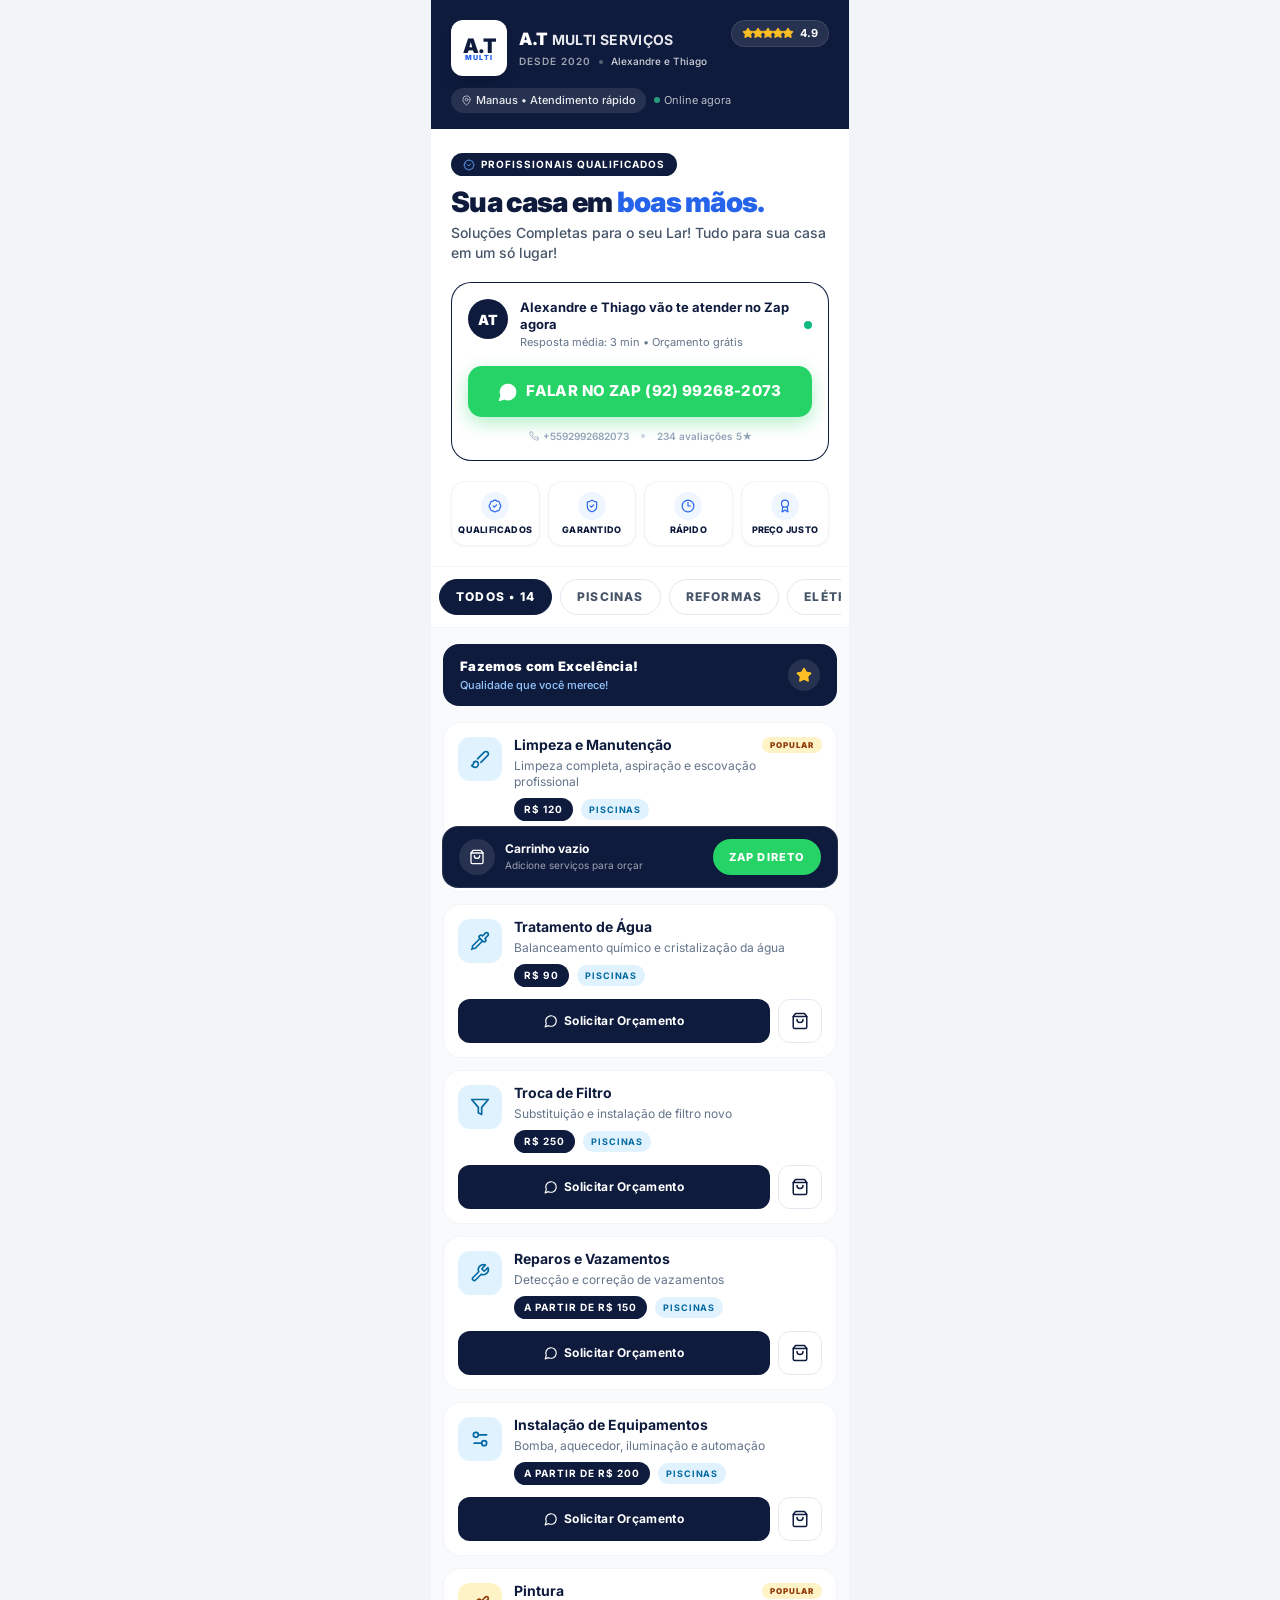
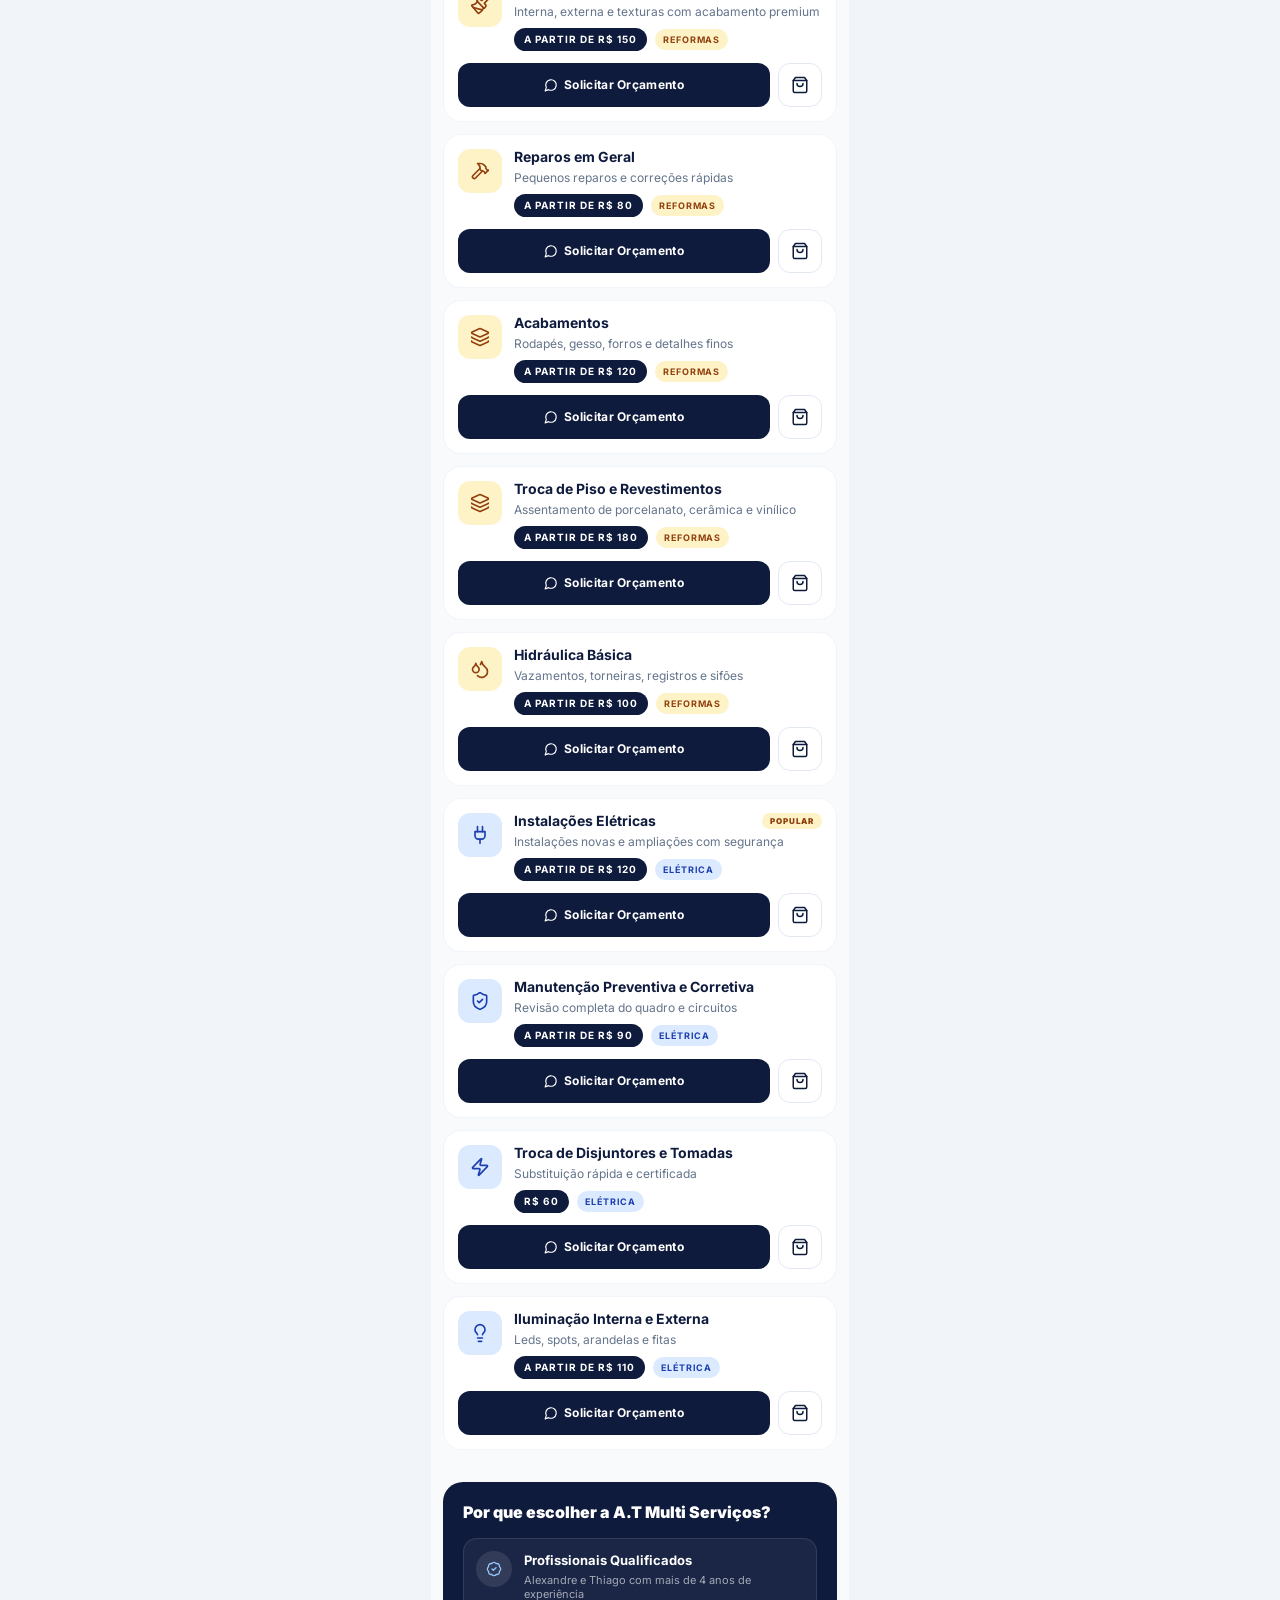
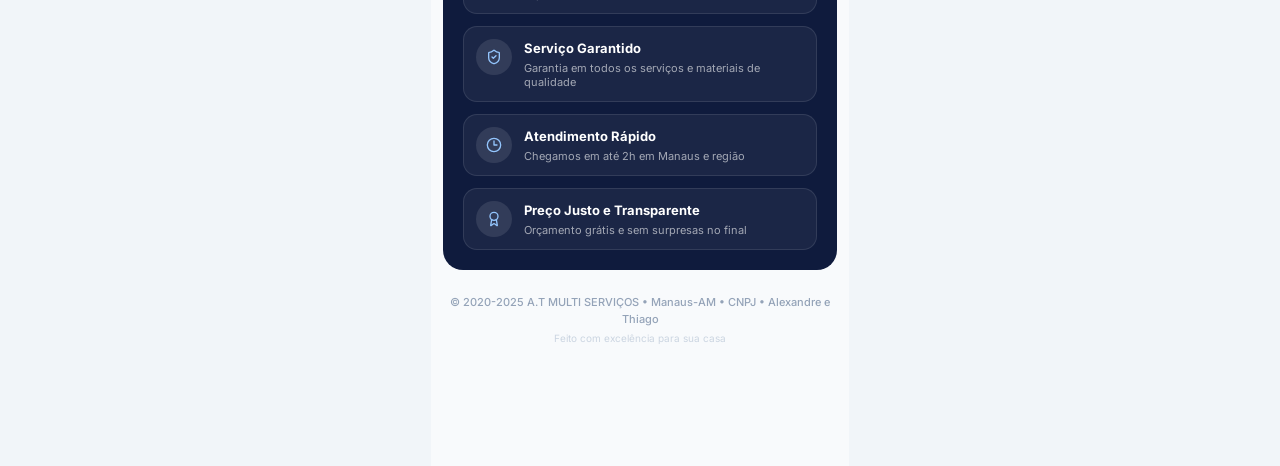
<file: at-multi-servico/index_files/html.html>
<!DOCTYPE html>
<!-- saved from url=(0165)https://1314648291726481.a.metaaiusercontent.com/html?artifact_uuid=3e4e7df9-69e8-469a-92e6-397f555a009b&ext=1787011200&hash=Q5fpDAFnaJLqTEZQlIPgjImwCwAx&theme=light -->
<html lang="en"><head><meta http-equiv="Content-Type" content="text/html; charset=UTF-8"><style>
@font-face {
  font-family: "Optimistic";
  font-style: normal;
  font-weight: 400 600;
  font-display: swap;
  src: url("/fonts/OptimisticAI_VF_Optimized.woff2") format("woff2");
}
@font-face {
  font-family: "Optimistic Mono";
  font-style: normal;
  font-weight: 400;
  font-display: swap;
  src: url("/fonts/OptimisticMono_W_TextRegular.woff2") format("woff2");
}
:where(html) {
  font-family: "Optimistic", system-ui, sans-serif;
}
:where(code, pre, kbd, samp) {
  font-family: "Optimistic Mono", ui-monospace, monospace;
}
</style>
  
  <meta name="viewport" content="width=device-width, initial-scale=1">
  <title>A.T MULTI SERVIÇOS - Soluções Completas</title>
  <style>*,:after,:before{--tw-border-spacing-x:0;--tw-border-spacing-y:0;--tw-translate-x:0;--tw-translate-y:0;--tw-rotate:0;--tw-skew-x:0;--tw-skew-y:0;--tw-scale-x:1;--tw-scale-y:1;--tw-pan-x: ;--tw-pan-y: ;--tw-pinch-zoom: ;--tw-scroll-snap-strictness:proximity;--tw-gradient-from-position: ;--tw-gradient-via-position: ;--tw-gradient-to-position: ;--tw-ordinal: ;--tw-slashed-zero: ;--tw-numeric-figure: ;--tw-numeric-spacing: ;--tw-numeric-fraction: ;--tw-ring-inset: ;--tw-ring-offset-width:0px;--tw-ring-offset-color:#fff;--tw-ring-color:rgba(59,130,246,.5);--tw-ring-offset-shadow:0 0 #0000;--tw-ring-shadow:0 0 #0000;--tw-shadow:0 0 #0000;--tw-shadow-colored:0 0 #0000;--tw-blur: ;--tw-brightness: ;--tw-contrast: ;--tw-grayscale: ;--tw-hue-rotate: ;--tw-invert: ;--tw-saturate: ;--tw-sepia: ;--tw-drop-shadow: ;--tw-backdrop-blur: ;--tw-backdrop-brightness: ;--tw-backdrop-contrast: ;--tw-backdrop-grayscale: ;--tw-backdrop-hue-rotate: ;--tw-backdrop-invert: ;--tw-backdrop-opacity: ;--tw-backdrop-saturate: ;--tw-backdrop-sepia: ;--tw-contain-size: ;--tw-contain-layout: ;--tw-contain-paint: ;--tw-contain-style: }::backdrop{--tw-border-spacing-x:0;--tw-border-spacing-y:0;--tw-translate-x:0;--tw-translate-y:0;--tw-rotate:0;--tw-skew-x:0;--tw-skew-y:0;--tw-scale-x:1;--tw-scale-y:1;--tw-pan-x: ;--tw-pan-y: ;--tw-pinch-zoom: ;--tw-scroll-snap-strictness:proximity;--tw-gradient-from-position: ;--tw-gradient-via-position: ;--tw-gradient-to-position: ;--tw-ordinal: ;--tw-slashed-zero: ;--tw-numeric-figure: ;--tw-numeric-spacing: ;--tw-numeric-fraction: ;--tw-ring-inset: ;--tw-ring-offset-width:0px;--tw-ring-offset-color:#fff;--tw-ring-color:rgba(59,130,246,.5);--tw-ring-offset-shadow:0 0 #0000;--tw-ring-shadow:0 0 #0000;--tw-shadow:0 0 #0000;--tw-shadow-colored:0 0 #0000;--tw-blur: ;--tw-brightness: ;--tw-contrast: ;--tw-grayscale: ;--tw-hue-rotate: ;--tw-invert: ;--tw-saturate: ;--tw-sepia: ;--tw-drop-shadow: ;--tw-backdrop-blur: ;--tw-backdrop-brightness: ;--tw-backdrop-contrast: ;--tw-backdrop-grayscale: ;--tw-backdrop-hue-rotate: ;--tw-backdrop-invert: ;--tw-backdrop-opacity: ;--tw-backdrop-saturate: ;--tw-backdrop-sepia: ;--tw-contain-size: ;--tw-contain-layout: ;--tw-contain-paint: ;--tw-contain-style: }/*! tailwindcss v3.4.18 | MIT License | https://tailwindcss.com*/*,:after,:before{box-sizing:border-box;border:0 solid #e5e7eb}:after,:before{--tw-content:""}:host,html{line-height:1.5;-webkit-text-size-adjust:100%;-moz-tab-size:4;-o-tab-size:4;tab-size:4;font-family:ui-sans-serif,system-ui,sans-serif,Apple Color Emoji,Segoe UI Emoji,Segoe UI Symbol,Noto Color Emoji;font-feature-settings:normal;font-variation-settings:normal;-webkit-tap-highlight-color:transparent}body{line-height:inherit}hr{height:0;color:inherit;border-top-width:1px}abbr:where([title]){-webkit-text-decoration:underline dotted;text-decoration:underline dotted}h1,h2,h3,h4,h5,h6{font-size:inherit;font-weight:inherit}a{color:inherit;text-decoration:inherit}b,strong{font-weight:bolder}code,kbd,pre,samp{font-family:ui-monospace,SFMono-Regular,Menlo,Monaco,Consolas,Liberation Mono,Courier New,monospace;font-feature-settings:normal;font-variation-settings:normal;font-size:1em}small{font-size:80%}sub,sup{font-size:75%;line-height:0;position:relative;vertical-align:baseline}sub{bottom:-.25em}sup{top:-.5em}table{text-indent:0;border-color:inherit;border-collapse:collapse}button,input,optgroup,select,textarea{font-family:inherit;font-feature-settings:inherit;font-variation-settings:inherit;font-size:100%;font-weight:inherit;line-height:inherit;letter-spacing:inherit;color:inherit;margin:0;padding:0}button,select{text-transform:none}button,input:where([type=button]),input:where([type=reset]),input:where([type=submit]){-webkit-appearance:button;background-color:transparent;background-image:none}:-moz-focusring{outline:auto}:-moz-ui-invalid{box-shadow:none}progress{vertical-align:baseline}::-webkit-inner-spin-button,::-webkit-outer-spin-button{height:auto}[type=search]{-webkit-appearance:textfield;outline-offset:-2px}::-webkit-search-decoration{-webkit-appearance:none}::-webkit-file-upload-button{-webkit-appearance:button;font:inherit}summary{display:list-item}blockquote,dd,dl,figure,h1,h2,h3,h4,h5,h6,hr,p,pre{margin:0}fieldset{margin:0}fieldset,legend{padding:0}menu,ol,ul{list-style:none;margin:0;padding:0}dialog{padding:0}textarea{resize:vertical}input::-moz-placeholder,textarea::-moz-placeholder{opacity:1;color:#9ca3af}input::placeholder,textarea::placeholder{opacity:1;color:#9ca3af}[role=button],button{cursor:pointer}:disabled{cursor:default}audio,canvas,embed,iframe,img,object,svg,video{display:block;vertical-align:middle}img,video{max-width:100%;height:auto}[hidden]:where(:not([hidden=until-found])){display:none}.pointer-events-none{pointer-events:none}.pointer-events-auto{pointer-events:auto}.visible{visibility:visible}.fixed{position:fixed}.relative{position:relative}.sticky{position:sticky}.bottom-0{bottom:0}.left-0{left:0}.left-1\/2{left:50%}.right-0{right:0}.top-0{top:0}.top-2{top:.5rem}.z-20{z-index:20}.z-30{z-index:30}.z-\[100\]{z-index:100}.mx-auto{margin-left:auto;margin-right:auto}.mb-2{margin-bottom:.5rem}.mb-4{margin-bottom:1rem}.mt-0\.5{margin-top:.125rem}.mt-1{margin-top:.25rem}.mt-2{margin-top:.5rem}.mt-3{margin-top:.75rem}.mt-4{margin-top:1rem}.mt-5{margin-top:1.25rem}.mt-6{margin-top:1.5rem}.mt-8{margin-top:2rem}.mt-\[-2px\]{margin-top:-2px}.line-clamp-2{overflow:hidden;display:-webkit-box;-webkit-box-orient:vertical;-webkit-line-clamp:2}.flex{display:flex}.inline-flex{display:inline-flex}.grid{display:grid}.hidden{display:none}.h-1{height:.25rem}.h-1\.5{height:.375rem}.h-10{height:2.5rem}.h-2{height:.5rem}.h-7{height:1.75rem}.h-8{height:2rem}.h-9{height:2.25rem}.h-\[44px\]{height:44px}.h-\[56px\]{height:56px}.max-h-\[160px\]{max-height:160px}.min-h-screen{min-height:100vh}.w-1{width:.25rem}.w-1\.5{width:.375rem}.w-10{width:2.5rem}.w-2{width:.5rem}.w-7{width:1.75rem}.w-8{width:2rem}.w-9{width:2.25rem}.w-\[44px\]{width:44px}.w-\[56px\]{width:56px}.w-full{width:100%}.min-w-0{min-width:0}.max-w-\[396px\]{max-width:396px}.max-w-\[420px\]{max-width:420px}.max-w-full{max-width:100%}.flex-1{flex:1 1 0%}.shrink-0{flex-shrink:0}.-translate-x-1\/2{--tw-translate-x:-50%}.-translate-x-1\/2,.rotate-180{transform:translate(var(--tw-translate-x),var(--tw-translate-y)) rotate(var(--tw-rotate)) skewX(var(--tw-skew-x)) skewY(var(--tw-skew-y)) scaleX(var(--tw-scale-x)) scaleY(var(--tw-scale-y))}.rotate-180{--tw-rotate:180deg}.transform{transform:translate(var(--tw-translate-x),var(--tw-translate-y)) rotate(var(--tw-rotate)) skewX(var(--tw-skew-x)) skewY(var(--tw-skew-y)) scaleX(var(--tw-scale-x)) scaleY(var(--tw-scale-y))}@keyframes pulse{50%{opacity:.5}}.animate-pulse{animation:pulse 2s cubic-bezier(.4,0,.6,1) infinite}.touch-manipulation{touch-action:manipulation}.select-none{-webkit-user-select:none;-moz-user-select:none;user-select:none}.grid-cols-1{grid-template-columns:repeat(1,minmax(0,1fr))}.grid-cols-4{grid-template-columns:repeat(4,minmax(0,1fr))}.grid-cols-\[1fr_44px\]{grid-template-columns:1fr 44px}.flex-col{flex-direction:column}.flex-wrap{flex-wrap:wrap}.items-start{align-items:flex-start}.items-center{align-items:center}.items-baseline{align-items:baseline}.justify-center{justify-content:center}.justify-between{justify-content:space-between}.gap-1{gap:.25rem}.gap-1\.5{gap:.375rem}.gap-2{gap:.5rem}.gap-2\.5{gap:.625rem}.gap-3{gap:.75rem}.-space-x-0\.5>:not([hidden])~:not([hidden]){--tw-space-x-reverse:0;margin-right:calc(-.125rem*var(--tw-space-x-reverse));margin-left:calc(-.125rem*(1 - var(--tw-space-x-reverse)))}.space-y-2>:not([hidden])~:not([hidden]){--tw-space-y-reverse:0;margin-top:calc(.5rem*(1 - var(--tw-space-y-reverse)));margin-bottom:calc(.5rem*var(--tw-space-y-reverse))}.overflow-auto{overflow:auto}.overflow-hidden{overflow:hidden}.overflow-x-auto{overflow-x:auto}.overflow-x-hidden{overflow-x:hidden}.truncate{overflow:hidden;text-overflow:ellipsis;white-space:nowrap}.rounded-\[12px\]{border-radius:12px}.rounded-\[14px\]{border-radius:14px}.rounded-\[15px\]{border-radius:15px}.rounded-\[16px\]{border-radius:16px}.rounded-\[18px\]{border-radius:18px}.rounded-\[19px\]{border-radius:19px}.rounded-\[20px\]{border-radius:20px}.rounded-full{border-radius:9999px}.rounded-t-\[16px\]{border-top-left-radius:16px;border-top-right-radius:16px}.border{border-width:1px}.border-x{border-left-width:1px;border-right-width:1px}.border-y{border-top-width:1px;border-bottom-width:1px}.border-\[\#0F1B3D\]{--tw-border-opacity:1;border-color:rgb(15 27 61/var(--tw-border-opacity,1))}.border-emerald-200{--tw-border-opacity:1;border-color:rgb(167 243 208/var(--tw-border-opacity,1))}.border-slate-100{--tw-border-opacity:1;border-color:rgb(241 245 249/var(--tw-border-opacity,1))}.border-slate-200{--tw-border-opacity:1;border-color:rgb(226 232 240/var(--tw-border-opacity,1))}.border-white\/10{border-color:hsla(0,0%,100%,.1)}.bg-\[\#0F1B3D\]{--tw-bg-opacity:1;background-color:rgb(15 27 61/var(--tw-bg-opacity,1))}.bg-\[\#25D366\]{--tw-bg-opacity:1;background-color:rgb(37 211 102/var(--tw-bg-opacity,1))}.bg-\[\#DBEAFE\]{--tw-bg-opacity:1;background-color:rgb(219 234 254/var(--tw-bg-opacity,1))}.bg-\[\#E0F2FE\]{--tw-bg-opacity:1;background-color:rgb(224 242 254/var(--tw-bg-opacity,1))}.bg-\[\#EFF6FF\]{--tw-bg-opacity:1;background-color:rgb(239 246 255/var(--tw-bg-opacity,1))}.bg-\[\#F1F5F9\]{--tw-bg-opacity:1;background-color:rgb(241 245 249/var(--tw-bg-opacity,1))}.bg-\[\#F8FAFC\]{--tw-bg-opacity:1;background-color:rgb(248 250 252/var(--tw-bg-opacity,1))}.bg-\[\#FEF3C7\]{--tw-bg-opacity:1;background-color:rgb(254 243 199/var(--tw-bg-opacity,1))}.bg-emerald-400{--tw-bg-opacity:1;background-color:rgb(52 211 153/var(--tw-bg-opacity,1))}.bg-emerald-50{--tw-bg-opacity:1;background-color:rgb(236 253 245/var(--tw-bg-opacity,1))}.bg-emerald-500{--tw-bg-opacity:1;background-color:rgb(16 185 129/var(--tw-bg-opacity,1))}.bg-slate-300{--tw-bg-opacity:1;background-color:rgb(203 213 225/var(--tw-bg-opacity,1))}.bg-white{--tw-bg-opacity:1;background-color:rgb(255 255 255/var(--tw-bg-opacity,1))}.bg-white\/10{background-color:hsla(0,0%,100%,.1)}.bg-white\/30{background-color:hsla(0,0%,100%,.3)}.bg-white\/5{background-color:hsla(0,0%,100%,.05)}.fill-\[\#FBBF24\]{fill:#fbbf24}.fill-white{fill:#fff}.p-3{padding:.75rem}.p-3\.5{padding:.875rem}.p-4{padding:1rem}.p-5{padding:1.25rem}.p-\[1px\]{padding:1px}.px-1{padding-left:.25rem;padding-right:.25rem}.px-2{padding-left:.5rem;padding-right:.5rem}.px-2\.5{padding-left:.625rem;padding-right:.625rem}.px-3{padding-left:.75rem;padding-right:.75rem}.px-4{padding-left:1rem;padding-right:1rem}.px-5{padding-left:1.25rem;padding-right:1.25rem}.py-0\.5{padding-top:.125rem;padding-bottom:.125rem}.py-1{padding-top:.25rem;padding-bottom:.25rem}.py-2{padding-top:.5rem;padding-bottom:.5rem}.py-2\.5{padding-top:.625rem;padding-bottom:.625rem}.py-3{padding-top:.75rem;padding-bottom:.75rem}.py-4{padding-top:1rem;padding-bottom:1rem}.py-\[14px\]{padding-top:14px;padding-bottom:14px}.pb-3{padding-bottom:.75rem}.pb-4{padding-bottom:1rem}.pb-5{padding-bottom:1.25rem}.pb-\[120px\]{padding-bottom:120px}.pt-5{padding-top:1.25rem}.pt-6{padding-top:1.5rem}.text-left{text-align:left}.text-center{text-align:center}.text-\[10px\]{font-size:10px}.text-\[11px\]{font-size:11px}.text-\[12px\]{font-size:12px}.text-\[13px\]{font-size:13px}.text-\[14px\]{font-size:14px}.text-\[15px\]{font-size:15px}.text-\[16px\]{font-size:16px}.text-\[17px\]{font-size:17px}.text-\[20px\]{font-size:20px}.text-\[28px\]{font-size:28px}.text-\[7px\]{font-size:7px}.text-\[8px\]{font-size:8px}.text-\[9px\]{font-size:9px}.font-black{font-weight:900}.font-bold{font-weight:700}.font-extrabold{font-weight:800}.font-medium{font-weight:500}.font-semibold{font-weight:600}.leading-\[0\.95\]{line-height:.95}.leading-\[1\.2\]{line-height:1.2}.leading-\[1\.35\]{line-height:1.35}.leading-\[1\.3\]{line-height:1.3}.leading-\[1\.4\]{line-height:1.4}.leading-none{line-height:1}.leading-tight{line-height:1.25}.tracking-\[0\.15em\]{letter-spacing:.15em}.tracking-tight{letter-spacing:-.025em}.tracking-tighter{letter-spacing:-.05em}.tracking-wide{letter-spacing:.025em}.tracking-widest{letter-spacing:.1em}.text-\[\#0369A1\]{--tw-text-opacity:1;color:rgb(3 105 161/var(--tw-text-opacity,1))}.text-\[\#0F1B3D\]{--tw-text-opacity:1;color:rgb(15 27 61/var(--tw-text-opacity,1))}.text-\[\#1E40AF\]{--tw-text-opacity:1;color:rgb(30 64 175/var(--tw-text-opacity,1))}.text-\[\#2563EB\]{--tw-text-opacity:1;color:rgb(37 99 235/var(--tw-text-opacity,1))}.text-\[\#475569\]{--tw-text-opacity:1;color:rgb(71 85 105/var(--tw-text-opacity,1))}.text-\[\#60A5FA\]{--tw-text-opacity:1;color:rgb(96 165 250/var(--tw-text-opacity,1))}.text-\[\#64748B\]{--tw-text-opacity:1;color:rgb(100 116 139/var(--tw-text-opacity,1))}.text-\[\#92400E\]{--tw-text-opacity:1;color:rgb(146 64 14/var(--tw-text-opacity,1))}.text-\[\#93C5FD\]{--tw-text-opacity:1;color:rgb(147 197 253/var(--tw-text-opacity,1))}.text-\[\#94A3B8\]{--tw-text-opacity:1;color:rgb(148 163 184/var(--tw-text-opacity,1))}.text-\[\#CBD5E1\]{--tw-text-opacity:1;color:rgb(203 213 225/var(--tw-text-opacity,1))}.text-\[\#FBBF24\]{--tw-text-opacity:1;color:rgb(251 191 36/var(--tw-text-opacity,1))}.text-emerald-700{--tw-text-opacity:1;color:rgb(4 120 87/var(--tw-text-opacity,1))}.text-white{--tw-text-opacity:1;color:rgb(255 255 255/var(--tw-text-opacity,1))}.text-white\/60{color:hsla(0,0%,100%,.6)}.antialiased{-webkit-font-smoothing:antialiased;-moz-osx-font-smoothing:grayscale}.opacity-60{opacity:.6}.opacity-70{opacity:.7}.opacity-80{opacity:.8}.opacity-90{opacity:.9}.shadow-\[0_6px_18px_rgba\(37\2c 211\2c 102\2c 0\.3\)\]{--tw-shadow:0 6px 18px rgba(37,211,102,.3);--tw-shadow-colored:0 6px 18px var(--tw-shadow-color);box-shadow:var(--tw-ring-offset-shadow,0 0 #0000),var(--tw-ring-shadow,0 0 #0000),var(--tw-shadow)}.shadow-\[0_6px_18px_rgba\(37\2c 211\2c 102\2c 0\.35\)\]{--tw-shadow:0 6px 18px rgba(37,211,102,.35);--tw-shadow-colored:0 6px 18px var(--tw-shadow-color)}.shadow-\[0_6px_18px_rgba\(37\2c 211\2c 102\2c 0\.35\)\],.shadow-lg{box-shadow:var(--tw-ring-offset-shadow,0 0 #0000),var(--tw-ring-shadow,0 0 #0000),var(--tw-shadow)}.shadow-lg{--tw-shadow:0 10px 15px -3px rgba(0,0,0,.1),0 4px 6px -4px rgba(0,0,0,.1);--tw-shadow-colored:0 10px 15px -3px var(--tw-shadow-color),0 4px 6px -4px var(--tw-shadow-color)}.shadow-sm{--tw-shadow:0 1px 2px 0 rgba(0,0,0,.05);--tw-shadow-colored:0 1px 2px 0 var(--tw-shadow-color);box-shadow:var(--tw-ring-offset-shadow,0 0 #0000),var(--tw-ring-shadow,0 0 #0000),var(--tw-shadow)}.filter{filter:var(--tw-blur) var(--tw-brightness) var(--tw-contrast) var(--tw-grayscale) var(--tw-hue-rotate) var(--tw-invert) var(--tw-saturate) var(--tw-sepia) var(--tw-drop-shadow)}.backdrop-blur-md{--tw-backdrop-blur:blur(12px);backdrop-filter:var(--tw-backdrop-blur) var(--tw-backdrop-brightness) var(--tw-backdrop-contrast) var(--tw-backdrop-grayscale) var(--tw-backdrop-hue-rotate) var(--tw-backdrop-invert) var(--tw-backdrop-opacity) var(--tw-backdrop-saturate) var(--tw-backdrop-sepia)}.transition-all{transition-property:all;transition-timing-function:cubic-bezier(.4,0,.2,1);transition-duration:.15s}.transition-colors{transition-property:color,background-color,border-color,text-decoration-color,fill,stroke;transition-timing-function:cubic-bezier(.4,0,.2,1);transition-duration:.15s}.transition-transform{transition-property:transform;transition-timing-function:cubic-bezier(.4,0,.2,1);transition-duration:.15s}#root,body,html{min-height:100%}body{margin:0;font-family:Inter,ui-sans-serif,system-ui,-apple-system,BlinkMacSystemFont,Segoe UI,sans-serif}[role=button]:not([aria-disabled=true]),button:not(:disabled),label[for],select:not(:disabled),summary{cursor:pointer}.hover\:bg-\[\#20b858\]:hover{--tw-bg-opacity:1;background-color:rgb(32 184 88/var(--tw-bg-opacity,1))}.hover\:bg-black:hover{--tw-bg-opacity:1;background-color:rgb(0 0 0/var(--tw-bg-opacity,1))}.active\:scale-\[0\.98\]:active{--tw-scale-x:0.98;--tw-scale-y:0.98;transform:translate(var(--tw-translate-x),var(--tw-translate-y)) rotate(var(--tw-rotate)) skewX(var(--tw-skew-x)) skewY(var(--tw-skew-y)) scaleX(var(--tw-scale-x)) scaleY(var(--tw-scale-y))}</style>
<meta name="theme-color" content="#0F1B3D"><link rel="manifest" href="[data-uri]"></head>
<body>
  <div id="root"><div class="min-h-screen bg-[#F1F5F9] antialiased w-full overflow-x-hidden"><style>
        @import url('https://fonts.googleapis.com/css2?family=Inter:wght@400;500;600;700;800;900&display=swap');
        * { font-family: 'Inter', sans-serif; box-sizing: border-box; }
        html, body { margin:0; padding:0; overflow-x:hidden; width:100%; }
        .no-scrollbar::-webkit-scrollbar { display: none; }
        .no-scrollbar { -ms-overflow-style: none; scrollbar-width: none; }
      </style><div class="w-full max-w-[420px] mx-auto bg-white min-h-screen relative flex flex-col overflow-hidden border-x border-slate-100"><div id="live-feedback" class="fixed top-2 left-1/2 -translate-x-1/2 z-[100] bg-[#0F1B3D] text-white text-[12px] font-bold px-4 py-2 rounded-full pointer-events-none hidden"></div><header class="bg-[#0F1B3D] text-white px-5 pt-5 pb-4 relative overflow-hidden"><div class="flex justify-between items-start"><div class="flex items-center gap-3"><div class="w-[56px] h-[56px] bg-white rounded-[12px] flex flex-col items-center justify-center leading-none shadow-lg"><span class="text-[#0F1B3D] font-black text-[20px] tracking-tighter">A.T</span><span class="text-[#2563EB] font-black text-[7px] tracking-[0.15em] mt-[-2px]">MULTI</span></div><div><div class="flex items-baseline gap-1"><span class="font-black text-[17px] tracking-tight">A.T</span><span class="font-bold text-[14px] opacity-90 tracking-wide">MULTI SERVIÇOS</span></div><div class="flex items-center gap-2 mt-0.5"><span class="text-[10px] font-semibold tracking-widest opacity-60">DESDE 2020</span><span class="w-1 h-1 bg-white/30 rounded-full"></span><span class="text-[10px] font-medium opacity-80">Alexandre e Thiago</span></div></div></div><div class="bg-white/10 backdrop-blur-md border border-white/10 rounded-full px-2.5 py-1 flex items-center gap-1.5"><div class="flex -space-x-0.5"><svg xmlns="http://www.w3.org/2000/svg" width="12" height="12" viewBox="0 0 24 24" fill="none" stroke="currentColor" stroke-width="2" stroke-linecap="round" stroke-linejoin="round" class="lucide lucide-star fill-[#FBBF24] text-[#FBBF24]"><path d="M11.525 2.295a.53.53 0 0 1 .95 0l2.31 4.679a2.123 2.123 0 0 0 1.595 1.16l5.166.756a.53.53 0 0 1 .294.904l-3.736 3.638a2.123 2.123 0 0 0-.611 1.878l.882 5.14a.53.53 0 0 1-.771.56l-4.618-2.428a2.122 2.122 0 0 0-1.973 0L6.396 21.01a.53.53 0 0 1-.77-.56l.881-5.139a2.122 2.122 0 0 0-.611-1.879L2.16 9.795a.53.53 0 0 1 .294-.906l5.165-.755a2.122 2.122 0 0 0 1.597-1.16z"></path></svg><svg xmlns="http://www.w3.org/2000/svg" width="12" height="12" viewBox="0 0 24 24" fill="none" stroke="currentColor" stroke-width="2" stroke-linecap="round" stroke-linejoin="round" class="lucide lucide-star fill-[#FBBF24] text-[#FBBF24]"><path d="M11.525 2.295a.53.53 0 0 1 .95 0l2.31 4.679a2.123 2.123 0 0 0 1.595 1.16l5.166.756a.53.53 0 0 1 .294.904l-3.736 3.638a2.123 2.123 0 0 0-.611 1.878l.882 5.14a.53.53 0 0 1-.771.56l-4.618-2.428a2.122 2.122 0 0 0-1.973 0L6.396 21.01a.53.53 0 0 1-.77-.56l.881-5.139a2.122 2.122 0 0 0-.611-1.879L2.16 9.795a.53.53 0 0 1 .294-.906l5.165-.755a2.122 2.122 0 0 0 1.597-1.16z"></path></svg><svg xmlns="http://www.w3.org/2000/svg" width="12" height="12" viewBox="0 0 24 24" fill="none" stroke="currentColor" stroke-width="2" stroke-linecap="round" stroke-linejoin="round" class="lucide lucide-star fill-[#FBBF24] text-[#FBBF24]"><path d="M11.525 2.295a.53.53 0 0 1 .95 0l2.31 4.679a2.123 2.123 0 0 0 1.595 1.16l5.166.756a.53.53 0 0 1 .294.904l-3.736 3.638a2.123 2.123 0 0 0-.611 1.878l.882 5.14a.53.53 0 0 1-.771.56l-4.618-2.428a2.122 2.122 0 0 0-1.973 0L6.396 21.01a.53.53 0 0 1-.77-.56l.881-5.139a2.122 2.122 0 0 0-.611-1.879L2.16 9.795a.53.53 0 0 1 .294-.906l5.165-.755a2.122 2.122 0 0 0 1.597-1.16z"></path></svg><svg xmlns="http://www.w3.org/2000/svg" width="12" height="12" viewBox="0 0 24 24" fill="none" stroke="currentColor" stroke-width="2" stroke-linecap="round" stroke-linejoin="round" class="lucide lucide-star fill-[#FBBF24] text-[#FBBF24]"><path d="M11.525 2.295a.53.53 0 0 1 .95 0l2.31 4.679a2.123 2.123 0 0 0 1.595 1.16l5.166.756a.53.53 0 0 1 .294.904l-3.736 3.638a2.123 2.123 0 0 0-.611 1.878l.882 5.14a.53.53 0 0 1-.771.56l-4.618-2.428a2.122 2.122 0 0 0-1.973 0L6.396 21.01a.53.53 0 0 1-.77-.56l.881-5.139a2.122 2.122 0 0 0-.611-1.879L2.16 9.795a.53.53 0 0 1 .294-.906l5.165-.755a2.122 2.122 0 0 0 1.597-1.16z"></path></svg><svg xmlns="http://www.w3.org/2000/svg" width="12" height="12" viewBox="0 0 24 24" fill="none" stroke="currentColor" stroke-width="2" stroke-linecap="round" stroke-linejoin="round" class="lucide lucide-star fill-[#FBBF24] text-[#FBBF24]"><path d="M11.525 2.295a.53.53 0 0 1 .95 0l2.31 4.679a2.123 2.123 0 0 0 1.595 1.16l5.166.756a.53.53 0 0 1 .294.904l-3.736 3.638a2.123 2.123 0 0 0-.611 1.878l.882 5.14a.53.53 0 0 1-.771.56l-4.618-2.428a2.122 2.122 0 0 0-1.973 0L6.396 21.01a.53.53 0 0 1-.77-.56l.881-5.139a2.122 2.122 0 0 0-.611-1.879L2.16 9.795a.53.53 0 0 1 .294-.906l5.165-.755a2.122 2.122 0 0 0 1.597-1.16z"></path></svg></div><span class="text-[11px] font-bold">4.9</span></div></div><div class="mt-3 flex items-center gap-2 text-[11px] flex-wrap"><div class="flex items-center gap-1 bg-white/10 rounded-full px-2.5 py-1"><svg xmlns="http://www.w3.org/2000/svg" width="11" height="11" viewBox="0 0 24 24" fill="none" stroke="currentColor" stroke-width="2" stroke-linecap="round" stroke-linejoin="round" class="lucide lucide-map-pin opacity-70"><path d="M20 10c0 4.993-5.539 10.193-7.399 11.799a1 1 0 0 1-1.202 0C9.539 20.193 4 14.993 4 10a8 8 0 0 1 16 0"></path><circle cx="12" cy="10" r="3"></circle></svg><span class="opacity-90 font-medium">Manaus • Atendimento rápido</span></div><div class="flex items-center gap-1 opacity-70"><span class="w-1.5 h-1.5 bg-emerald-400 rounded-full animate-pulse"></span><span>Online agora</span></div></div></header><section class="px-5 pt-6 pb-5 bg-white w-full max-w-full overflow-hidden"><div class="inline-flex items-center gap-1.5 bg-[#0F1B3D] text-white rounded-full px-3 py-1 text-[10px] font-bold tracking-widest"><svg xmlns="http://www.w3.org/2000/svg" width="12" height="12" viewBox="0 0 24 24" fill="none" stroke="currentColor" stroke-width="2" stroke-linecap="round" stroke-linejoin="round" class="lucide lucide-badge-check text-[#60A5FA]"><path d="M3.85 8.62a4 4 0 0 1 4.78-4.77 4 4 0 0 1 6.74 0 4 4 0 0 1 4.78 4.78 4 4 0 0 1 0 6.74 4 4 0 0 1-4.77 4.78 4 4 0 0 1-6.75 0 4 4 0 0 1-4.78-4.77 4 4 0 0 1 0-6.76Z"></path><path d="m9 12 2 2 4-4"></path></svg>PROFISSIONAIS QUALIFICADOS</div><h1 class="mt-3 text-[28px] font-black leading-[0.95] tracking-tight text-[#0F1B3D]">Sua casa em <span class="text-[#2563EB]">boas mãos.</span></h1><p class="mt-2 text-[14px] leading-[1.4] text-[#475569] font-medium">Soluções Completas para o seu Lar! Tudo para sua casa em um só lugar!</p><div class="mt-5 rounded-[20px] bg-[#0F1B3D] p-[1px] w-full max-w-full"><div class="rounded-[19px] bg-white p-4 w-full"><div class="flex gap-3"><div class="w-10 h-10 rounded-full bg-[#0F1B3D] flex items-center justify-center text-white font-black text-[14px] shrink-0">AT</div><div class="flex-1"><p class="text-[13px] font-bold text-[#0F1B3D] leading-tight">Alexandre e Thiago vão te atender no Zap agora</p><p class="text-[11px] text-[#64748B] mt-0.5">Resposta média: 3 min • Orçamento grátis</p></div><div class="flex items-center"><div class="w-2 h-2 bg-emerald-500 rounded-full animate-pulse"></div></div></div><a href="https://wa.me/5592992682073?text=Ol%C3%A1!%20Quero%20um%20or%C3%A7amento%20da%20A.T%20Multi%20Servi%C3%A7os" target="_blank" rel="noopener noreferrer" class="mt-4 flex w-full items-center justify-center gap-2 bg-[#25D366] hover:bg-[#20b858] active:scale-[0.98] transition-all text-white font-extrabold text-[15px] tracking-wide rounded-[14px] py-[14px] shadow-[0_6px_18px_rgba(37,211,102,0.35)]"><svg xmlns="http://www.w3.org/2000/svg" width="20" height="20" viewBox="0 0 24 24" fill="none" stroke="currentColor" stroke-width="2" stroke-linecap="round" stroke-linejoin="round" class="lucide lucide-message-circle fill-white"><path d="M7.9 20A9 9 0 1 0 4 16.1L2 22Z"></path></svg>FALAR NO ZAP (92) 99268-2073</a><div class="mt-3 flex items-center justify-center gap-3 text-[10px] text-[#94A3B8] font-semibold"><span class="flex items-center gap-1"><svg xmlns="http://www.w3.org/2000/svg" width="10" height="10" viewBox="0 0 24 24" fill="none" stroke="currentColor" stroke-width="2" stroke-linecap="round" stroke-linejoin="round" class="lucide lucide-phone"><path d="M22 16.92v3a2 2 0 0 1-2.18 2 19.79 19.79 0 0 1-8.63-3.07 19.5 19.5 0 0 1-6-6 19.79 19.79 0 0 1-3.07-8.67A2 2 0 0 1 4.11 2h3a2 2 0 0 1 2 1.72 12.84 12.84 0 0 0 .7 2.81 2 2 0 0 1-.45 2.11L8.09 9.91a16 16 0 0 0 6 6l1.27-1.27a2 2 0 0 1 2.11-.45 12.84 12.84 0 0 0 2.81.7A2 2 0 0 1 22 16.92z"></path></svg> +5592992682073</span><span class="w-1 h-1 bg-slate-300 rounded-full"></span><span>234 avaliações 5★</span></div></div></div><div class="mt-5 grid grid-cols-4 gap-2"><div class="bg-white border border-slate-100 rounded-[14px] py-2.5 px-1 flex flex-col items-center gap-1 shadow-sm"><div class="w-7 h-7 rounded-full bg-[#EFF6FF] flex items-center justify-center text-[#2563EB]"><svg xmlns="http://www.w3.org/2000/svg" width="14" height="14" viewBox="0 0 24 24" fill="none" stroke="currentColor" stroke-width="2" stroke-linecap="round" stroke-linejoin="round" class="lucide lucide-badge-check"><path d="M3.85 8.62a4 4 0 0 1 4.78-4.77 4 4 0 0 1 6.74 0 4 4 0 0 1 4.78 4.78 4 4 0 0 1 0 6.74 4 4 0 0 1-4.77 4.78 4 4 0 0 1-6.75 0 4 4 0 0 1-4.78-4.77 4 4 0 0 1 0-6.76Z"></path><path d="m9 12 2 2 4-4"></path></svg></div><span class="text-[9px] font-extrabold tracking-wide text-[#0F1B3D] text-center leading-tight">QUALIFICADOS</span></div><div class="bg-white border border-slate-100 rounded-[14px] py-2.5 px-1 flex flex-col items-center gap-1 shadow-sm"><div class="w-7 h-7 rounded-full bg-[#EFF6FF] flex items-center justify-center text-[#2563EB]"><svg xmlns="http://www.w3.org/2000/svg" width="14" height="14" viewBox="0 0 24 24" fill="none" stroke="currentColor" stroke-width="2" stroke-linecap="round" stroke-linejoin="round" class="lucide lucide-shield-check"><path d="M20 13c0 5-3.5 7.5-7.66 8.95a1 1 0 0 1-.67-.01C7.5 20.5 4 18 4 13V6a1 1 0 0 1 1-1c2 0 4.5-1.2 6.24-2.72a1.17 1.17 0 0 1 1.52 0C14.51 3.81 17 5 19 5a1 1 0 0 1 1 1z"></path><path d="m9 12 2 2 4-4"></path></svg></div><span class="text-[9px] font-extrabold tracking-wide text-[#0F1B3D] text-center leading-tight">GARANTIDO</span></div><div class="bg-white border border-slate-100 rounded-[14px] py-2.5 px-1 flex flex-col items-center gap-1 shadow-sm"><div class="w-7 h-7 rounded-full bg-[#EFF6FF] flex items-center justify-center text-[#2563EB]"><svg xmlns="http://www.w3.org/2000/svg" width="14" height="14" viewBox="0 0 24 24" fill="none" stroke="currentColor" stroke-width="2" stroke-linecap="round" stroke-linejoin="round" class="lucide lucide-clock3"><circle cx="12" cy="12" r="10"></circle><polyline points="12 6 12 12 16.5 12"></polyline></svg></div><span class="text-[9px] font-extrabold tracking-wide text-[#0F1B3D] text-center leading-tight">RÁPIDO</span></div><div class="bg-white border border-slate-100 rounded-[14px] py-2.5 px-1 flex flex-col items-center gap-1 shadow-sm"><div class="w-7 h-7 rounded-full bg-[#EFF6FF] flex items-center justify-center text-[#2563EB]"><svg xmlns="http://www.w3.org/2000/svg" width="14" height="14" viewBox="0 0 24 24" fill="none" stroke="currentColor" stroke-width="2" stroke-linecap="round" stroke-linejoin="round" class="lucide lucide-award"><path d="m15.477 12.89 1.515 8.526a.5.5 0 0 1-.81.47l-3.58-2.687a1 1 0 0 0-1.197 0l-3.586 2.686a.5.5 0 0 1-.81-.469l1.514-8.526"></path><circle cx="12" cy="8" r="6"></circle></svg></div><span class="text-[9px] font-extrabold tracking-wide text-[#0F1B3D] text-center leading-tight">PREÇO JUSTO</span></div></div></section><div class="sticky top-0 z-20 bg-white border-y border-slate-100 px-2 py-3 w-full max-w-full overflow-hidden"><div class="flex gap-2 overflow-x-auto no-scrollbar w-full"><button type="button" data-filter-btn="TODOS" data-active="true" aria-pressed="true" class="shrink-0 rounded-full px-4 py-2 text-[12px] font-extrabold tracking-widest transition-all border bg-[#0F1B3D] text-white border-[#0F1B3D]">TODOS • 14</button><button type="button" data-filter-btn="PISCINAS" data-active="false" aria-pressed="false" class="shrink-0 rounded-full px-4 py-2 text-[12px] font-extrabold tracking-widest transition-all border bg-white text-[#475569] border-slate-200">PISCINAS </button><button type="button" data-filter-btn="REFORMAS" data-active="false" aria-pressed="false" class="shrink-0 rounded-full px-4 py-2 text-[12px] font-extrabold tracking-widest transition-all border bg-white text-[#475569] border-slate-200">REFORMAS </button><button type="button" data-filter-btn="ELÉTRICA" data-active="false" aria-pressed="false" class="shrink-0 rounded-full px-4 py-2 text-[12px] font-extrabold tracking-widest transition-all border bg-white text-[#475569] border-slate-200">ELÉTRICA </button></div></div><main id="services-grid" data-pulse="0" data-last="" class="flex-1 bg-[#F8FAFC] px-3 py-4 pb-[120px] w-full max-w-full overflow-hidden"><div class="mb-4 rounded-[16px] bg-[#0F1B3D] p-[1px] w-full"><div class="rounded-[15px] bg-[#0F1B3D] px-4 py-3 flex items-center justify-between w-full"><div><p class="text-white font-black text-[13px] tracking-wide">Fazemos com Excelência!</p><p class="text-[#93C5FD] text-[11px] font-medium">Qualidade que você merece!</p></div><div class="w-8 h-8 rounded-full bg-white/10 flex items-center justify-center"><svg xmlns="http://www.w3.org/2000/svg" width="16" height="16" viewBox="0 0 24 24" fill="none" stroke="currentColor" stroke-width="2" stroke-linecap="round" stroke-linejoin="round" class="lucide lucide-star text-[#FBBF24] fill-[#FBBF24]"><path d="M11.525 2.295a.53.53 0 0 1 .95 0l2.31 4.679a2.123 2.123 0 0 0 1.595 1.16l5.166.756a.53.53 0 0 1 .294.904l-3.736 3.638a2.123 2.123 0 0 0-.611 1.878l.882 5.14a.53.53 0 0 1-.771.56l-4.618-2.428a2.122 2.122 0 0 0-1.973 0L6.396 21.01a.53.53 0 0 1-.77-.56l.881-5.139a2.122 2.122 0 0 0-.611-1.879L2.16 9.795a.53.53 0 0 1 .294-.906l5.165-.755a2.122 2.122 0 0 0 1.597-1.16z"></path></svg></div></div></div><div class="grid grid-cols-1 gap-3 w-full"><div class="group bg-white rounded-[18px] border border-slate-100 p-3.5 w-full max-w-full overflow-hidden"><div class="flex gap-3 w-full max-w-full"><div class="w-[44px] h-[44px] rounded-[12px] flex items-center justify-center shrink-0 bg-[#E0F2FE] text-[#0369A1]"><svg xmlns="http://www.w3.org/2000/svg" width="20" height="20" viewBox="0 0 24 24" fill="none" stroke="currentColor" stroke-width="2" stroke-linecap="round" stroke-linejoin="round" class="lucide lucide-brush"><path d="m9.06 11.9 8.07-8.06a2.85 2.85 0 1 1 4.03 4.03l-8.06 8.08"></path><path d="M7.07 14.94c-1.66 0-3 1.35-3 3.02 0 1.33-2.5 1.52-2 2.02 1.08 1.1 2.49 2.02 4 2.02 2.2 0 4-1.8 4-4.04a3.01 3.01 0 0 0-3-3.02z"></path></svg></div><div class="flex-1 min-w-0"><div class="flex items-start justify-between gap-2"><h3 class="font-bold text-[14px] leading-[1.2] text-[#0F1B3D]">Limpeza e Manutenção</h3><span class="shrink-0 bg-[#FEF3C7] text-[#92400E] text-[8px] font-black tracking-widest px-2 py-0.5 rounded-full">POPULAR</span></div><p class="mt-1 text-[12px] leading-[1.35] text-[#64748B] line-clamp-2">Limpeza completa, aspiração e escovação profissional</p><div class="mt-2 flex items-center gap-2"><span class="inline-flex bg-[#0F1B3D] text-white text-[10px] font-bold tracking-widest px-2.5 py-1 rounded-full">R$ 120</span><span class="text-[9px] font-bold tracking-widest px-2 py-1 rounded-full bg-[#E0F2FE] text-[#0369A1]">PISCINAS</span></div></div></div><div class="mt-3 grid grid-cols-[1fr_44px] gap-2 w-full"><a href="https://wa.me/5592992682073?text=Ol%C3%A1!%20Quero%20um%20or%C3%A7amento%20da%20A.T%20Multi%20Servi%C3%A7os%20para%3A%20Limpeza%20e%20Manuten%C3%A7%C3%A3o%20-%20R%24%20120.%20Pode%20me%20atender%3F" target="_blank" rel="noopener noreferrer" class="flex items-center justify-center gap-1.5 bg-[#0F1B3D] hover:bg-black text-white font-bold text-[12px] tracking-wide rounded-[12px] py-2.5 transition-colors"><svg xmlns="http://www.w3.org/2000/svg" width="14" height="14" viewBox="0 0 24 24" fill="none" stroke="currentColor" stroke-width="2" stroke-linecap="round" stroke-linejoin="round" class="lucide lucide-message-circle"><path d="M7.9 20A9 9 0 1 0 4 16.1L2 22Z"></path></svg>Solicitar Orçamento</a><button type="button" data-added="false" data-service="p1" aria-label="adicionar Limpeza e Manutenção ao carrinho" class="w-[44px] h-[44px] rounded-[12px] border flex items-center justify-center transition-all select-none touch-manipulation bg-white border-slate-200 text-[#0F1B3D]"><svg xmlns="http://www.w3.org/2000/svg" width="18" height="18" viewBox="0 0 24 24" fill="none" stroke="currentColor" stroke-width="2" stroke-linecap="round" stroke-linejoin="round" class="lucide lucide-shopping-bag"><path d="M6 2 3 6v14a2 2 0 0 0 2 2h14a2 2 0 0 0 2-2V6l-3-4Z"></path><path d="M3 6h18"></path><path d="M16 10a4 4 0 0 1-8 0"></path></svg></button></div></div><div class="group bg-white rounded-[18px] border border-slate-100 p-3.5 w-full max-w-full overflow-hidden"><div class="flex gap-3 w-full max-w-full"><div class="w-[44px] h-[44px] rounded-[12px] flex items-center justify-center shrink-0 bg-[#E0F2FE] text-[#0369A1]"><svg xmlns="http://www.w3.org/2000/svg" width="20" height="20" viewBox="0 0 24 24" fill="none" stroke="currentColor" stroke-width="2" stroke-linecap="round" stroke-linejoin="round" class="lucide lucide-pipette"><path d="m2 22 1-1h3l9-9"></path><path d="M3 21v-3l9-9"></path><path d="m15 6 3.4-3.4a2.1 2.1 0 1 1 3 3L18 9l.4.4a2.1 2.1 0 1 1-3 3l-3.8-3.8a2.1 2.1 0 1 1 3-3l.4.4Z"></path></svg></div><div class="flex-1 min-w-0"><div class="flex items-start justify-between gap-2"><h3 class="font-bold text-[14px] leading-[1.2] text-[#0F1B3D]">Tratamento de Água</h3></div><p class="mt-1 text-[12px] leading-[1.35] text-[#64748B] line-clamp-2">Balanceamento químico e cristalização da água</p><div class="mt-2 flex items-center gap-2"><span class="inline-flex bg-[#0F1B3D] text-white text-[10px] font-bold tracking-widest px-2.5 py-1 rounded-full">R$ 90</span><span class="text-[9px] font-bold tracking-widest px-2 py-1 rounded-full bg-[#E0F2FE] text-[#0369A1]">PISCINAS</span></div></div></div><div class="mt-3 grid grid-cols-[1fr_44px] gap-2 w-full"><a href="https://wa.me/5592992682073?text=Ol%C3%A1!%20Quero%20um%20or%C3%A7amento%20da%20A.T%20Multi%20Servi%C3%A7os%20para%3A%20Tratamento%20de%20%C3%81gua%20-%20R%24%2090.%20Pode%20me%20atender%3F" target="_blank" rel="noopener noreferrer" class="flex items-center justify-center gap-1.5 bg-[#0F1B3D] hover:bg-black text-white font-bold text-[12px] tracking-wide rounded-[12px] py-2.5 transition-colors"><svg xmlns="http://www.w3.org/2000/svg" width="14" height="14" viewBox="0 0 24 24" fill="none" stroke="currentColor" stroke-width="2" stroke-linecap="round" stroke-linejoin="round" class="lucide lucide-message-circle"><path d="M7.9 20A9 9 0 1 0 4 16.1L2 22Z"></path></svg>Solicitar Orçamento</a><button type="button" data-added="false" data-service="p2" aria-label="adicionar Tratamento de Água ao carrinho" class="w-[44px] h-[44px] rounded-[12px] border flex items-center justify-center transition-all select-none touch-manipulation bg-white border-slate-200 text-[#0F1B3D]"><svg xmlns="http://www.w3.org/2000/svg" width="18" height="18" viewBox="0 0 24 24" fill="none" stroke="currentColor" stroke-width="2" stroke-linecap="round" stroke-linejoin="round" class="lucide lucide-shopping-bag"><path d="M6 2 3 6v14a2 2 0 0 0 2 2h14a2 2 0 0 0 2-2V6l-3-4Z"></path><path d="M3 6h18"></path><path d="M16 10a4 4 0 0 1-8 0"></path></svg></button></div></div><div class="group bg-white rounded-[18px] border border-slate-100 p-3.5 w-full max-w-full overflow-hidden"><div class="flex gap-3 w-full max-w-full"><div class="w-[44px] h-[44px] rounded-[12px] flex items-center justify-center shrink-0 bg-[#E0F2FE] text-[#0369A1]"><svg xmlns="http://www.w3.org/2000/svg" width="20" height="20" viewBox="0 0 24 24" fill="none" stroke="currentColor" stroke-width="2" stroke-linecap="round" stroke-linejoin="round" class="lucide lucide-filter"><polygon points="22 3 2 3 10 12.46 10 19 14 21 14 12.46 22 3"></polygon></svg></div><div class="flex-1 min-w-0"><div class="flex items-start justify-between gap-2"><h3 class="font-bold text-[14px] leading-[1.2] text-[#0F1B3D]">Troca de Filtro</h3></div><p class="mt-1 text-[12px] leading-[1.35] text-[#64748B] line-clamp-2">Substituição e instalação de filtro novo</p><div class="mt-2 flex items-center gap-2"><span class="inline-flex bg-[#0F1B3D] text-white text-[10px] font-bold tracking-widest px-2.5 py-1 rounded-full">R$ 250</span><span class="text-[9px] font-bold tracking-widest px-2 py-1 rounded-full bg-[#E0F2FE] text-[#0369A1]">PISCINAS</span></div></div></div><div class="mt-3 grid grid-cols-[1fr_44px] gap-2 w-full"><a href="https://wa.me/5592992682073?text=Ol%C3%A1!%20Quero%20um%20or%C3%A7amento%20da%20A.T%20Multi%20Servi%C3%A7os%20para%3A%20Troca%20de%20Filtro%20-%20R%24%20250.%20Pode%20me%20atender%3F" target="_blank" rel="noopener noreferrer" class="flex items-center justify-center gap-1.5 bg-[#0F1B3D] hover:bg-black text-white font-bold text-[12px] tracking-wide rounded-[12px] py-2.5 transition-colors"><svg xmlns="http://www.w3.org/2000/svg" width="14" height="14" viewBox="0 0 24 24" fill="none" stroke="currentColor" stroke-width="2" stroke-linecap="round" stroke-linejoin="round" class="lucide lucide-message-circle"><path d="M7.9 20A9 9 0 1 0 4 16.1L2 22Z"></path></svg>Solicitar Orçamento</a><button type="button" data-added="false" data-service="p3" aria-label="adicionar Troca de Filtro ao carrinho" class="w-[44px] h-[44px] rounded-[12px] border flex items-center justify-center transition-all select-none touch-manipulation bg-white border-slate-200 text-[#0F1B3D]"><svg xmlns="http://www.w3.org/2000/svg" width="18" height="18" viewBox="0 0 24 24" fill="none" stroke="currentColor" stroke-width="2" stroke-linecap="round" stroke-linejoin="round" class="lucide lucide-shopping-bag"><path d="M6 2 3 6v14a2 2 0 0 0 2 2h14a2 2 0 0 0 2-2V6l-3-4Z"></path><path d="M3 6h18"></path><path d="M16 10a4 4 0 0 1-8 0"></path></svg></button></div></div><div class="group bg-white rounded-[18px] border border-slate-100 p-3.5 w-full max-w-full overflow-hidden"><div class="flex gap-3 w-full max-w-full"><div class="w-[44px] h-[44px] rounded-[12px] flex items-center justify-center shrink-0 bg-[#E0F2FE] text-[#0369A1]"><svg xmlns="http://www.w3.org/2000/svg" width="20" height="20" viewBox="0 0 24 24" fill="none" stroke="currentColor" stroke-width="2" stroke-linecap="round" stroke-linejoin="round" class="lucide lucide-wrench"><path d="M14.7 6.3a1 1 0 0 0 0 1.4l1.6 1.6a1 1 0 0 0 1.4 0l3.77-3.77a6 6 0 0 1-7.94 7.94l-6.91 6.91a2.12 2.12 0 0 1-3-3l6.91-6.91a6 6 0 0 1 7.94-7.94l-3.76 3.76z"></path></svg></div><div class="flex-1 min-w-0"><div class="flex items-start justify-between gap-2"><h3 class="font-bold text-[14px] leading-[1.2] text-[#0F1B3D]">Reparos e Vazamentos</h3></div><p class="mt-1 text-[12px] leading-[1.35] text-[#64748B] line-clamp-2">Detecção e correção de vazamentos</p><div class="mt-2 flex items-center gap-2"><span class="inline-flex bg-[#0F1B3D] text-white text-[10px] font-bold tracking-widest px-2.5 py-1 rounded-full">A PARTIR DE R$ 150</span><span class="text-[9px] font-bold tracking-widest px-2 py-1 rounded-full bg-[#E0F2FE] text-[#0369A1]">PISCINAS</span></div></div></div><div class="mt-3 grid grid-cols-[1fr_44px] gap-2 w-full"><a href="https://wa.me/5592992682073?text=Ol%C3%A1!%20Quero%20um%20or%C3%A7amento%20da%20A.T%20Multi%20Servi%C3%A7os%20para%3A%20Reparos%20e%20Vazamentos%20-%20a%20partir%20de%20R%24%20150.%20Pode%20me%20atender%3F" target="_blank" rel="noopener noreferrer" class="flex items-center justify-center gap-1.5 bg-[#0F1B3D] hover:bg-black text-white font-bold text-[12px] tracking-wide rounded-[12px] py-2.5 transition-colors"><svg xmlns="http://www.w3.org/2000/svg" width="14" height="14" viewBox="0 0 24 24" fill="none" stroke="currentColor" stroke-width="2" stroke-linecap="round" stroke-linejoin="round" class="lucide lucide-message-circle"><path d="M7.9 20A9 9 0 1 0 4 16.1L2 22Z"></path></svg>Solicitar Orçamento</a><button type="button" data-added="false" data-service="p4" aria-label="adicionar Reparos e Vazamentos ao carrinho" class="w-[44px] h-[44px] rounded-[12px] border flex items-center justify-center transition-all select-none touch-manipulation bg-white border-slate-200 text-[#0F1B3D]"><svg xmlns="http://www.w3.org/2000/svg" width="18" height="18" viewBox="0 0 24 24" fill="none" stroke="currentColor" stroke-width="2" stroke-linecap="round" stroke-linejoin="round" class="lucide lucide-shopping-bag"><path d="M6 2 3 6v14a2 2 0 0 0 2 2h14a2 2 0 0 0 2-2V6l-3-4Z"></path><path d="M3 6h18"></path><path d="M16 10a4 4 0 0 1-8 0"></path></svg></button></div></div><div class="group bg-white rounded-[18px] border border-slate-100 p-3.5 w-full max-w-full overflow-hidden"><div class="flex gap-3 w-full max-w-full"><div class="w-[44px] h-[44px] rounded-[12px] flex items-center justify-center shrink-0 bg-[#E0F2FE] text-[#0369A1]"><svg xmlns="http://www.w3.org/2000/svg" width="20" height="20" viewBox="0 0 24 24" fill="none" stroke="currentColor" stroke-width="2" stroke-linecap="round" stroke-linejoin="round" class="lucide lucide-settings2"><path d="M20 7h-9"></path><path d="M14 17H5"></path><circle cx="17" cy="17" r="3"></circle><circle cx="7" cy="7" r="3"></circle></svg></div><div class="flex-1 min-w-0"><div class="flex items-start justify-between gap-2"><h3 class="font-bold text-[14px] leading-[1.2] text-[#0F1B3D]">Instalação de Equipamentos</h3></div><p class="mt-1 text-[12px] leading-[1.35] text-[#64748B] line-clamp-2">Bomba, aquecedor, iluminação e automação</p><div class="mt-2 flex items-center gap-2"><span class="inline-flex bg-[#0F1B3D] text-white text-[10px] font-bold tracking-widest px-2.5 py-1 rounded-full">A PARTIR DE R$ 200</span><span class="text-[9px] font-bold tracking-widest px-2 py-1 rounded-full bg-[#E0F2FE] text-[#0369A1]">PISCINAS</span></div></div></div><div class="mt-3 grid grid-cols-[1fr_44px] gap-2 w-full"><a href="https://wa.me/5592992682073?text=Ol%C3%A1!%20Quero%20um%20or%C3%A7amento%20da%20A.T%20Multi%20Servi%C3%A7os%20para%3A%20Instala%C3%A7%C3%A3o%20de%20Equipamentos%20-%20a%20partir%20de%20R%24%20200.%20Pode%20me%20atender%3F" target="_blank" rel="noopener noreferrer" class="flex items-center justify-center gap-1.5 bg-[#0F1B3D] hover:bg-black text-white font-bold text-[12px] tracking-wide rounded-[12px] py-2.5 transition-colors"><svg xmlns="http://www.w3.org/2000/svg" width="14" height="14" viewBox="0 0 24 24" fill="none" stroke="currentColor" stroke-width="2" stroke-linecap="round" stroke-linejoin="round" class="lucide lucide-message-circle"><path d="M7.9 20A9 9 0 1 0 4 16.1L2 22Z"></path></svg>Solicitar Orçamento</a><button type="button" data-added="false" data-service="p5" aria-label="adicionar Instalação de Equipamentos ao carrinho" class="w-[44px] h-[44px] rounded-[12px] border flex items-center justify-center transition-all select-none touch-manipulation bg-white border-slate-200 text-[#0F1B3D]"><svg xmlns="http://www.w3.org/2000/svg" width="18" height="18" viewBox="0 0 24 24" fill="none" stroke="currentColor" stroke-width="2" stroke-linecap="round" stroke-linejoin="round" class="lucide lucide-shopping-bag"><path d="M6 2 3 6v14a2 2 0 0 0 2 2h14a2 2 0 0 0 2-2V6l-3-4Z"></path><path d="M3 6h18"></path><path d="M16 10a4 4 0 0 1-8 0"></path></svg></button></div></div><div class="group bg-white rounded-[18px] border border-slate-100 p-3.5 w-full max-w-full overflow-hidden"><div class="flex gap-3 w-full max-w-full"><div class="w-[44px] h-[44px] rounded-[12px] flex items-center justify-center shrink-0 bg-[#FEF3C7] text-[#92400E]"><svg xmlns="http://www.w3.org/2000/svg" width="20" height="20" viewBox="0 0 24 24" fill="none" stroke="currentColor" stroke-width="2" stroke-linecap="round" stroke-linejoin="round" class="lucide lucide-paintbrush"><path d="m14.622 17.897-10.68-2.913"></path><path d="M18.376 2.622a1 1 0 1 1 3.002 3.002L17.36 9.643a.5.5 0 0 0 0 .707l.944.944a2.41 2.41 0 0 1 0 3.408l-.944.944a.5.5 0 0 1-.707 0L8.354 7.348a.5.5 0 0 1 0-.707l.944-.944a2.41 2.41 0 0 1 3.408 0l.944.944a.5.5 0 0 0 .707 0z"></path><path d="M9 8c-1.804 2.71-3.97 3.46-6.583 3.948a.507.507 0 0 0-.302.819l7.32 8.883a1 1 0 0 0 1.185.204C12.735 20.405 16 16.792 16 15"></path></svg></div><div class="flex-1 min-w-0"><div class="flex items-start justify-between gap-2"><h3 class="font-bold text-[14px] leading-[1.2] text-[#0F1B3D]">Pintura</h3><span class="shrink-0 bg-[#FEF3C7] text-[#92400E] text-[8px] font-black tracking-widest px-2 py-0.5 rounded-full">POPULAR</span></div><p class="mt-1 text-[12px] leading-[1.35] text-[#64748B] line-clamp-2">Interna, externa e texturas com acabamento premium</p><div class="mt-2 flex items-center gap-2"><span class="inline-flex bg-[#0F1B3D] text-white text-[10px] font-bold tracking-widest px-2.5 py-1 rounded-full">A PARTIR DE R$ 150</span><span class="text-[9px] font-bold tracking-widest px-2 py-1 rounded-full bg-[#FEF3C7] text-[#92400E]">REFORMAS</span></div></div></div><div class="mt-3 grid grid-cols-[1fr_44px] gap-2 w-full"><a href="https://wa.me/5592992682073?text=Ol%C3%A1!%20Quero%20um%20or%C3%A7amento%20da%20A.T%20Multi%20Servi%C3%A7os%20para%3A%20Pintura%20-%20a%20partir%20de%20R%24%20150.%20Pode%20me%20atender%3F" target="_blank" rel="noopener noreferrer" class="flex items-center justify-center gap-1.5 bg-[#0F1B3D] hover:bg-black text-white font-bold text-[12px] tracking-wide rounded-[12px] py-2.5 transition-colors"><svg xmlns="http://www.w3.org/2000/svg" width="14" height="14" viewBox="0 0 24 24" fill="none" stroke="currentColor" stroke-width="2" stroke-linecap="round" stroke-linejoin="round" class="lucide lucide-message-circle"><path d="M7.9 20A9 9 0 1 0 4 16.1L2 22Z"></path></svg>Solicitar Orçamento</a><button type="button" data-added="false" data-service="r1" aria-label="adicionar Pintura ao carrinho" class="w-[44px] h-[44px] rounded-[12px] border flex items-center justify-center transition-all select-none touch-manipulation bg-white border-slate-200 text-[#0F1B3D]"><svg xmlns="http://www.w3.org/2000/svg" width="18" height="18" viewBox="0 0 24 24" fill="none" stroke="currentColor" stroke-width="2" stroke-linecap="round" stroke-linejoin="round" class="lucide lucide-shopping-bag"><path d="M6 2 3 6v14a2 2 0 0 0 2 2h14a2 2 0 0 0 2-2V6l-3-4Z"></path><path d="M3 6h18"></path><path d="M16 10a4 4 0 0 1-8 0"></path></svg></button></div></div><div class="group bg-white rounded-[18px] border border-slate-100 p-3.5 w-full max-w-full overflow-hidden"><div class="flex gap-3 w-full max-w-full"><div class="w-[44px] h-[44px] rounded-[12px] flex items-center justify-center shrink-0 bg-[#FEF3C7] text-[#92400E]"><svg xmlns="http://www.w3.org/2000/svg" width="20" height="20" viewBox="0 0 24 24" fill="none" stroke="currentColor" stroke-width="2" stroke-linecap="round" stroke-linejoin="round" class="lucide lucide-hammer"><path d="m15 12-8.373 8.373a1 1 0 1 1-3-3L12 9"></path><path d="m18 15 4-4"></path><path d="m21.5 11.5-1.914-1.914A2 2 0 0 1 19 8.172V7l-2.26-2.26a6 6 0 0 0-4.202-1.756L9 2.96l.92.82A6.18 6.18 0 0 1 12 8.4V10l2 2h1.172a2 2 0 0 1 1.414.586L18.5 14.5"></path></svg></div><div class="flex-1 min-w-0"><div class="flex items-start justify-between gap-2"><h3 class="font-bold text-[14px] leading-[1.2] text-[#0F1B3D]">Reparos em Geral</h3></div><p class="mt-1 text-[12px] leading-[1.35] text-[#64748B] line-clamp-2">Pequenos reparos e correções rápidas</p><div class="mt-2 flex items-center gap-2"><span class="inline-flex bg-[#0F1B3D] text-white text-[10px] font-bold tracking-widest px-2.5 py-1 rounded-full">A PARTIR DE R$ 80</span><span class="text-[9px] font-bold tracking-widest px-2 py-1 rounded-full bg-[#FEF3C7] text-[#92400E]">REFORMAS</span></div></div></div><div class="mt-3 grid grid-cols-[1fr_44px] gap-2 w-full"><a href="https://wa.me/5592992682073?text=Ol%C3%A1!%20Quero%20um%20or%C3%A7amento%20da%20A.T%20Multi%20Servi%C3%A7os%20para%3A%20Reparos%20em%20Geral%20-%20a%20partir%20de%20R%24%2080.%20Pode%20me%20atender%3F" target="_blank" rel="noopener noreferrer" class="flex items-center justify-center gap-1.5 bg-[#0F1B3D] hover:bg-black text-white font-bold text-[12px] tracking-wide rounded-[12px] py-2.5 transition-colors"><svg xmlns="http://www.w3.org/2000/svg" width="14" height="14" viewBox="0 0 24 24" fill="none" stroke="currentColor" stroke-width="2" stroke-linecap="round" stroke-linejoin="round" class="lucide lucide-message-circle"><path d="M7.9 20A9 9 0 1 0 4 16.1L2 22Z"></path></svg>Solicitar Orçamento</a><button type="button" data-added="false" data-service="r2" aria-label="adicionar Reparos em Geral ao carrinho" class="w-[44px] h-[44px] rounded-[12px] border flex items-center justify-center transition-all select-none touch-manipulation bg-white border-slate-200 text-[#0F1B3D]"><svg xmlns="http://www.w3.org/2000/svg" width="18" height="18" viewBox="0 0 24 24" fill="none" stroke="currentColor" stroke-width="2" stroke-linecap="round" stroke-linejoin="round" class="lucide lucide-shopping-bag"><path d="M6 2 3 6v14a2 2 0 0 0 2 2h14a2 2 0 0 0 2-2V6l-3-4Z"></path><path d="M3 6h18"></path><path d="M16 10a4 4 0 0 1-8 0"></path></svg></button></div></div><div class="group bg-white rounded-[18px] border border-slate-100 p-3.5 w-full max-w-full overflow-hidden"><div class="flex gap-3 w-full max-w-full"><div class="w-[44px] h-[44px] rounded-[12px] flex items-center justify-center shrink-0 bg-[#FEF3C7] text-[#92400E]"><svg xmlns="http://www.w3.org/2000/svg" width="20" height="20" viewBox="0 0 24 24" fill="none" stroke="currentColor" stroke-width="2" stroke-linecap="round" stroke-linejoin="round" class="lucide lucide-layers"><path d="M12.83 2.18a2 2 0 0 0-1.66 0L2.6 6.08a1 1 0 0 0 0 1.83l8.58 3.91a2 2 0 0 0 1.66 0l8.58-3.9a1 1 0 0 0 0-1.83z"></path><path d="M2 12a1 1 0 0 0 .58.91l8.6 3.91a2 2 0 0 0 1.65 0l8.58-3.9A1 1 0 0 0 22 12"></path><path d="M2 17a1 1 0 0 0 .58.91l8.6 3.91a2 2 0 0 0 1.65 0l8.58-3.9A1 1 0 0 0 22 17"></path></svg></div><div class="flex-1 min-w-0"><div class="flex items-start justify-between gap-2"><h3 class="font-bold text-[14px] leading-[1.2] text-[#0F1B3D]">Acabamentos</h3></div><p class="mt-1 text-[12px] leading-[1.35] text-[#64748B] line-clamp-2">Rodapés, gesso, forros e detalhes finos</p><div class="mt-2 flex items-center gap-2"><span class="inline-flex bg-[#0F1B3D] text-white text-[10px] font-bold tracking-widest px-2.5 py-1 rounded-full">A PARTIR DE R$ 120</span><span class="text-[9px] font-bold tracking-widest px-2 py-1 rounded-full bg-[#FEF3C7] text-[#92400E]">REFORMAS</span></div></div></div><div class="mt-3 grid grid-cols-[1fr_44px] gap-2 w-full"><a href="https://wa.me/5592992682073?text=Ol%C3%A1!%20Quero%20um%20or%C3%A7amento%20da%20A.T%20Multi%20Servi%C3%A7os%20para%3A%20Acabamentos%20-%20a%20partir%20de%20R%24%20120.%20Pode%20me%20atender%3F" target="_blank" rel="noopener noreferrer" class="flex items-center justify-center gap-1.5 bg-[#0F1B3D] hover:bg-black text-white font-bold text-[12px] tracking-wide rounded-[12px] py-2.5 transition-colors"><svg xmlns="http://www.w3.org/2000/svg" width="14" height="14" viewBox="0 0 24 24" fill="none" stroke="currentColor" stroke-width="2" stroke-linecap="round" stroke-linejoin="round" class="lucide lucide-message-circle"><path d="M7.9 20A9 9 0 1 0 4 16.1L2 22Z"></path></svg>Solicitar Orçamento</a><button type="button" data-added="false" data-service="r3" aria-label="adicionar Acabamentos ao carrinho" class="w-[44px] h-[44px] rounded-[12px] border flex items-center justify-center transition-all select-none touch-manipulation bg-white border-slate-200 text-[#0F1B3D]"><svg xmlns="http://www.w3.org/2000/svg" width="18" height="18" viewBox="0 0 24 24" fill="none" stroke="currentColor" stroke-width="2" stroke-linecap="round" stroke-linejoin="round" class="lucide lucide-shopping-bag"><path d="M6 2 3 6v14a2 2 0 0 0 2 2h14a2 2 0 0 0 2-2V6l-3-4Z"></path><path d="M3 6h18"></path><path d="M16 10a4 4 0 0 1-8 0"></path></svg></button></div></div><div class="group bg-white rounded-[18px] border border-slate-100 p-3.5 w-full max-w-full overflow-hidden"><div class="flex gap-3 w-full max-w-full"><div class="w-[44px] h-[44px] rounded-[12px] flex items-center justify-center shrink-0 bg-[#FEF3C7] text-[#92400E]"><svg xmlns="http://www.w3.org/2000/svg" width="20" height="20" viewBox="0 0 24 24" fill="none" stroke="currentColor" stroke-width="2" stroke-linecap="round" stroke-linejoin="round" class="lucide lucide-layers"><path d="M12.83 2.18a2 2 0 0 0-1.66 0L2.6 6.08a1 1 0 0 0 0 1.83l8.58 3.91a2 2 0 0 0 1.66 0l8.58-3.9a1 1 0 0 0 0-1.83z"></path><path d="M2 12a1 1 0 0 0 .58.91l8.6 3.91a2 2 0 0 0 1.65 0l8.58-3.9A1 1 0 0 0 22 12"></path><path d="M2 17a1 1 0 0 0 .58.91l8.6 3.91a2 2 0 0 0 1.65 0l8.58-3.9A1 1 0 0 0 22 17"></path></svg></div><div class="flex-1 min-w-0"><div class="flex items-start justify-between gap-2"><h3 class="font-bold text-[14px] leading-[1.2] text-[#0F1B3D]">Troca de Piso e Revestimentos</h3></div><p class="mt-1 text-[12px] leading-[1.35] text-[#64748B] line-clamp-2">Assentamento de porcelanato, cerâmica e vinílico</p><div class="mt-2 flex items-center gap-2"><span class="inline-flex bg-[#0F1B3D] text-white text-[10px] font-bold tracking-widest px-2.5 py-1 rounded-full">A PARTIR DE R$ 180</span><span class="text-[9px] font-bold tracking-widest px-2 py-1 rounded-full bg-[#FEF3C7] text-[#92400E]">REFORMAS</span></div></div></div><div class="mt-3 grid grid-cols-[1fr_44px] gap-2 w-full"><a href="https://wa.me/5592992682073?text=Ol%C3%A1!%20Quero%20um%20or%C3%A7amento%20da%20A.T%20Multi%20Servi%C3%A7os%20para%3A%20Troca%20de%20Piso%20e%20Revestimentos%20-%20a%20partir%20de%20R%24%20180.%20Pode%20me%20atender%3F" target="_blank" rel="noopener noreferrer" class="flex items-center justify-center gap-1.5 bg-[#0F1B3D] hover:bg-black text-white font-bold text-[12px] tracking-wide rounded-[12px] py-2.5 transition-colors"><svg xmlns="http://www.w3.org/2000/svg" width="14" height="14" viewBox="0 0 24 24" fill="none" stroke="currentColor" stroke-width="2" stroke-linecap="round" stroke-linejoin="round" class="lucide lucide-message-circle"><path d="M7.9 20A9 9 0 1 0 4 16.1L2 22Z"></path></svg>Solicitar Orçamento</a><button type="button" data-added="false" data-service="r4" aria-label="adicionar Troca de Piso e Revestimentos ao carrinho" class="w-[44px] h-[44px] rounded-[12px] border flex items-center justify-center transition-all select-none touch-manipulation bg-white border-slate-200 text-[#0F1B3D]"><svg xmlns="http://www.w3.org/2000/svg" width="18" height="18" viewBox="0 0 24 24" fill="none" stroke="currentColor" stroke-width="2" stroke-linecap="round" stroke-linejoin="round" class="lucide lucide-shopping-bag"><path d="M6 2 3 6v14a2 2 0 0 0 2 2h14a2 2 0 0 0 2-2V6l-3-4Z"></path><path d="M3 6h18"></path><path d="M16 10a4 4 0 0 1-8 0"></path></svg></button></div></div><div class="group bg-white rounded-[18px] border border-slate-100 p-3.5 w-full max-w-full overflow-hidden"><div class="flex gap-3 w-full max-w-full"><div class="w-[44px] h-[44px] rounded-[12px] flex items-center justify-center shrink-0 bg-[#FEF3C7] text-[#92400E]"><svg xmlns="http://www.w3.org/2000/svg" width="20" height="20" viewBox="0 0 24 24" fill="none" stroke="currentColor" stroke-width="2" stroke-linecap="round" stroke-linejoin="round" class="lucide lucide-droplets"><path d="M7 16.3c2.2 0 4-1.83 4-4.05 0-1.16-.57-2.26-1.71-3.19S7.29 6.75 7 5.3c-.29 1.45-1.14 2.84-2.29 3.76S3 11.1 3 12.25c0 2.22 1.8 4.05 4 4.05z"></path><path d="M12.56 6.6A10.97 10.97 0 0 0 14 3.02c.5 2.5 2 4.9 4 6.5s3 3.5 3 5.5a6.98 6.98 0 0 1-11.91 4.97"></path></svg></div><div class="flex-1 min-w-0"><div class="flex items-start justify-between gap-2"><h3 class="font-bold text-[14px] leading-[1.2] text-[#0F1B3D]">Hidráulica Básica</h3></div><p class="mt-1 text-[12px] leading-[1.35] text-[#64748B] line-clamp-2">Vazamentos, torneiras, registros e sifões</p><div class="mt-2 flex items-center gap-2"><span class="inline-flex bg-[#0F1B3D] text-white text-[10px] font-bold tracking-widest px-2.5 py-1 rounded-full">A PARTIR DE R$ 100</span><span class="text-[9px] font-bold tracking-widest px-2 py-1 rounded-full bg-[#FEF3C7] text-[#92400E]">REFORMAS</span></div></div></div><div class="mt-3 grid grid-cols-[1fr_44px] gap-2 w-full"><a href="https://wa.me/5592992682073?text=Ol%C3%A1!%20Quero%20um%20or%C3%A7amento%20da%20A.T%20Multi%20Servi%C3%A7os%20para%3A%20Hidr%C3%A1ulica%20B%C3%A1sica%20-%20a%20partir%20de%20R%24%20100.%20Pode%20me%20atender%3F" target="_blank" rel="noopener noreferrer" class="flex items-center justify-center gap-1.5 bg-[#0F1B3D] hover:bg-black text-white font-bold text-[12px] tracking-wide rounded-[12px] py-2.5 transition-colors"><svg xmlns="http://www.w3.org/2000/svg" width="14" height="14" viewBox="0 0 24 24" fill="none" stroke="currentColor" stroke-width="2" stroke-linecap="round" stroke-linejoin="round" class="lucide lucide-message-circle"><path d="M7.9 20A9 9 0 1 0 4 16.1L2 22Z"></path></svg>Solicitar Orçamento</a><button type="button" data-added="false" data-service="r5" aria-label="adicionar Hidráulica Básica ao carrinho" class="w-[44px] h-[44px] rounded-[12px] border flex items-center justify-center transition-all select-none touch-manipulation bg-white border-slate-200 text-[#0F1B3D]"><svg xmlns="http://www.w3.org/2000/svg" width="18" height="18" viewBox="0 0 24 24" fill="none" stroke="currentColor" stroke-width="2" stroke-linecap="round" stroke-linejoin="round" class="lucide lucide-shopping-bag"><path d="M6 2 3 6v14a2 2 0 0 0 2 2h14a2 2 0 0 0 2-2V6l-3-4Z"></path><path d="M3 6h18"></path><path d="M16 10a4 4 0 0 1-8 0"></path></svg></button></div></div><div class="group bg-white rounded-[18px] border border-slate-100 p-3.5 w-full max-w-full overflow-hidden"><div class="flex gap-3 w-full max-w-full"><div class="w-[44px] h-[44px] rounded-[12px] flex items-center justify-center shrink-0 bg-[#DBEAFE] text-[#1E40AF]"><svg xmlns="http://www.w3.org/2000/svg" width="20" height="20" viewBox="0 0 24 24" fill="none" stroke="currentColor" stroke-width="2" stroke-linecap="round" stroke-linejoin="round" class="lucide lucide-plug"><path d="M12 22v-5"></path><path d="M9 8V2"></path><path d="M15 8V2"></path><path d="M18 8v5a4 4 0 0 1-4 4h-4a4 4 0 0 1-4-4V8Z"></path></svg></div><div class="flex-1 min-w-0"><div class="flex items-start justify-between gap-2"><h3 class="font-bold text-[14px] leading-[1.2] text-[#0F1B3D]">Instalações Elétricas</h3><span class="shrink-0 bg-[#FEF3C7] text-[#92400E] text-[8px] font-black tracking-widest px-2 py-0.5 rounded-full">POPULAR</span></div><p class="mt-1 text-[12px] leading-[1.35] text-[#64748B] line-clamp-2">Instalações novas e ampliações com segurança</p><div class="mt-2 flex items-center gap-2"><span class="inline-flex bg-[#0F1B3D] text-white text-[10px] font-bold tracking-widest px-2.5 py-1 rounded-full">A PARTIR DE R$ 120</span><span class="text-[9px] font-bold tracking-widest px-2 py-1 rounded-full bg-[#DBEAFE] text-[#1E40AF]">ELÉTRICA</span></div></div></div><div class="mt-3 grid grid-cols-[1fr_44px] gap-2 w-full"><a href="https://wa.me/5592992682073?text=Ol%C3%A1!%20Quero%20um%20or%C3%A7amento%20da%20A.T%20Multi%20Servi%C3%A7os%20para%3A%20Instala%C3%A7%C3%B5es%20El%C3%A9tricas%20-%20a%20partir%20de%20R%24%20120.%20Pode%20me%20atender%3F" target="_blank" rel="noopener noreferrer" class="flex items-center justify-center gap-1.5 bg-[#0F1B3D] hover:bg-black text-white font-bold text-[12px] tracking-wide rounded-[12px] py-2.5 transition-colors"><svg xmlns="http://www.w3.org/2000/svg" width="14" height="14" viewBox="0 0 24 24" fill="none" stroke="currentColor" stroke-width="2" stroke-linecap="round" stroke-linejoin="round" class="lucide lucide-message-circle"><path d="M7.9 20A9 9 0 1 0 4 16.1L2 22Z"></path></svg>Solicitar Orçamento</a><button type="button" data-added="false" data-service="e1" aria-label="adicionar Instalações Elétricas ao carrinho" class="w-[44px] h-[44px] rounded-[12px] border flex items-center justify-center transition-all select-none touch-manipulation bg-white border-slate-200 text-[#0F1B3D]"><svg xmlns="http://www.w3.org/2000/svg" width="18" height="18" viewBox="0 0 24 24" fill="none" stroke="currentColor" stroke-width="2" stroke-linecap="round" stroke-linejoin="round" class="lucide lucide-shopping-bag"><path d="M6 2 3 6v14a2 2 0 0 0 2 2h14a2 2 0 0 0 2-2V6l-3-4Z"></path><path d="M3 6h18"></path><path d="M16 10a4 4 0 0 1-8 0"></path></svg></button></div></div><div class="group bg-white rounded-[18px] border border-slate-100 p-3.5 w-full max-w-full overflow-hidden"><div class="flex gap-3 w-full max-w-full"><div class="w-[44px] h-[44px] rounded-[12px] flex items-center justify-center shrink-0 bg-[#DBEAFE] text-[#1E40AF]"><svg xmlns="http://www.w3.org/2000/svg" width="20" height="20" viewBox="0 0 24 24" fill="none" stroke="currentColor" stroke-width="2" stroke-linecap="round" stroke-linejoin="round" class="lucide lucide-shield-check"><path d="M20 13c0 5-3.5 7.5-7.66 8.95a1 1 0 0 1-.67-.01C7.5 20.5 4 18 4 13V6a1 1 0 0 1 1-1c2 0 4.5-1.2 6.24-2.72a1.17 1.17 0 0 1 1.52 0C14.51 3.81 17 5 19 5a1 1 0 0 1 1 1z"></path><path d="m9 12 2 2 4-4"></path></svg></div><div class="flex-1 min-w-0"><div class="flex items-start justify-between gap-2"><h3 class="font-bold text-[14px] leading-[1.2] text-[#0F1B3D]">Manutenção Preventiva e Corretiva</h3></div><p class="mt-1 text-[12px] leading-[1.35] text-[#64748B] line-clamp-2">Revisão completa do quadro e circuitos</p><div class="mt-2 flex items-center gap-2"><span class="inline-flex bg-[#0F1B3D] text-white text-[10px] font-bold tracking-widest px-2.5 py-1 rounded-full">A PARTIR DE R$ 90</span><span class="text-[9px] font-bold tracking-widest px-2 py-1 rounded-full bg-[#DBEAFE] text-[#1E40AF]">ELÉTRICA</span></div></div></div><div class="mt-3 grid grid-cols-[1fr_44px] gap-2 w-full"><a href="https://wa.me/5592992682073?text=Ol%C3%A1!%20Quero%20um%20or%C3%A7amento%20da%20A.T%20Multi%20Servi%C3%A7os%20para%3A%20Manuten%C3%A7%C3%A3o%20Preventiva%20e%20Corretiva%20-%20a%20partir%20de%20R%24%2090.%20Pode%20me%20atender%3F" target="_blank" rel="noopener noreferrer" class="flex items-center justify-center gap-1.5 bg-[#0F1B3D] hover:bg-black text-white font-bold text-[12px] tracking-wide rounded-[12px] py-2.5 transition-colors"><svg xmlns="http://www.w3.org/2000/svg" width="14" height="14" viewBox="0 0 24 24" fill="none" stroke="currentColor" stroke-width="2" stroke-linecap="round" stroke-linejoin="round" class="lucide lucide-message-circle"><path d="M7.9 20A9 9 0 1 0 4 16.1L2 22Z"></path></svg>Solicitar Orçamento</a><button type="button" data-added="false" data-service="e2" aria-label="adicionar Manutenção Preventiva e Corretiva ao carrinho" class="w-[44px] h-[44px] rounded-[12px] border flex items-center justify-center transition-all select-none touch-manipulation bg-white border-slate-200 text-[#0F1B3D]"><svg xmlns="http://www.w3.org/2000/svg" width="18" height="18" viewBox="0 0 24 24" fill="none" stroke="currentColor" stroke-width="2" stroke-linecap="round" stroke-linejoin="round" class="lucide lucide-shopping-bag"><path d="M6 2 3 6v14a2 2 0 0 0 2 2h14a2 2 0 0 0 2-2V6l-3-4Z"></path><path d="M3 6h18"></path><path d="M16 10a4 4 0 0 1-8 0"></path></svg></button></div></div><div class="group bg-white rounded-[18px] border border-slate-100 p-3.5 w-full max-w-full overflow-hidden"><div class="flex gap-3 w-full max-w-full"><div class="w-[44px] h-[44px] rounded-[12px] flex items-center justify-center shrink-0 bg-[#DBEAFE] text-[#1E40AF]"><svg xmlns="http://www.w3.org/2000/svg" width="20" height="20" viewBox="0 0 24 24" fill="none" stroke="currentColor" stroke-width="2" stroke-linecap="round" stroke-linejoin="round" class="lucide lucide-zap"><path d="M4 14a1 1 0 0 1-.78-1.63l9.9-10.2a.5.5 0 0 1 .86.46l-1.92 6.02A1 1 0 0 0 13 10h7a1 1 0 0 1 .78 1.63l-9.9 10.2a.5.5 0 0 1-.86-.46l1.92-6.02A1 1 0 0 0 11 14z"></path></svg></div><div class="flex-1 min-w-0"><div class="flex items-start justify-between gap-2"><h3 class="font-bold text-[14px] leading-[1.2] text-[#0F1B3D]">Troca de Disjuntores e Tomadas</h3></div><p class="mt-1 text-[12px] leading-[1.35] text-[#64748B] line-clamp-2">Substituição rápida e certificada</p><div class="mt-2 flex items-center gap-2"><span class="inline-flex bg-[#0F1B3D] text-white text-[10px] font-bold tracking-widest px-2.5 py-1 rounded-full">R$ 60</span><span class="text-[9px] font-bold tracking-widest px-2 py-1 rounded-full bg-[#DBEAFE] text-[#1E40AF]">ELÉTRICA</span></div></div></div><div class="mt-3 grid grid-cols-[1fr_44px] gap-2 w-full"><a href="https://wa.me/5592992682073?text=Ol%C3%A1!%20Quero%20um%20or%C3%A7amento%20da%20A.T%20Multi%20Servi%C3%A7os%20para%3A%20Troca%20de%20Disjuntores%20e%20Tomadas%20-%20R%24%2060.%20Pode%20me%20atender%3F" target="_blank" rel="noopener noreferrer" class="flex items-center justify-center gap-1.5 bg-[#0F1B3D] hover:bg-black text-white font-bold text-[12px] tracking-wide rounded-[12px] py-2.5 transition-colors"><svg xmlns="http://www.w3.org/2000/svg" width="14" height="14" viewBox="0 0 24 24" fill="none" stroke="currentColor" stroke-width="2" stroke-linecap="round" stroke-linejoin="round" class="lucide lucide-message-circle"><path d="M7.9 20A9 9 0 1 0 4 16.1L2 22Z"></path></svg>Solicitar Orçamento</a><button type="button" data-added="false" data-service="e3" aria-label="adicionar Troca de Disjuntores e Tomadas ao carrinho" class="w-[44px] h-[44px] rounded-[12px] border flex items-center justify-center transition-all select-none touch-manipulation bg-white border-slate-200 text-[#0F1B3D]"><svg xmlns="http://www.w3.org/2000/svg" width="18" height="18" viewBox="0 0 24 24" fill="none" stroke="currentColor" stroke-width="2" stroke-linecap="round" stroke-linejoin="round" class="lucide lucide-shopping-bag"><path d="M6 2 3 6v14a2 2 0 0 0 2 2h14a2 2 0 0 0 2-2V6l-3-4Z"></path><path d="M3 6h18"></path><path d="M16 10a4 4 0 0 1-8 0"></path></svg></button></div></div><div class="group bg-white rounded-[18px] border border-slate-100 p-3.5 w-full max-w-full overflow-hidden"><div class="flex gap-3 w-full max-w-full"><div class="w-[44px] h-[44px] rounded-[12px] flex items-center justify-center shrink-0 bg-[#DBEAFE] text-[#1E40AF]"><svg xmlns="http://www.w3.org/2000/svg" width="20" height="20" viewBox="0 0 24 24" fill="none" stroke="currentColor" stroke-width="2" stroke-linecap="round" stroke-linejoin="round" class="lucide lucide-lightbulb"><path d="M15 14c.2-1 .7-1.7 1.5-2.5 1-.9 1.5-2.2 1.5-3.5A6 6 0 0 0 6 8c0 1 .2 2.2 1.5 3.5.7.7 1.3 1.5 1.5 2.5"></path><path d="M9 18h6"></path><path d="M10 22h4"></path></svg></div><div class="flex-1 min-w-0"><div class="flex items-start justify-between gap-2"><h3 class="font-bold text-[14px] leading-[1.2] text-[#0F1B3D]">Iluminação Interna e Externa</h3></div><p class="mt-1 text-[12px] leading-[1.35] text-[#64748B] line-clamp-2">Leds, spots, arandelas e fitas</p><div class="mt-2 flex items-center gap-2"><span class="inline-flex bg-[#0F1B3D] text-white text-[10px] font-bold tracking-widest px-2.5 py-1 rounded-full">A PARTIR DE R$ 110</span><span class="text-[9px] font-bold tracking-widest px-2 py-1 rounded-full bg-[#DBEAFE] text-[#1E40AF]">ELÉTRICA</span></div></div></div><div class="mt-3 grid grid-cols-[1fr_44px] gap-2 w-full"><a href="https://wa.me/5592992682073?text=Ol%C3%A1!%20Quero%20um%20or%C3%A7amento%20da%20A.T%20Multi%20Servi%C3%A7os%20para%3A%20Ilumina%C3%A7%C3%A3o%20Interna%20e%20Externa%20-%20a%20partir%20de%20R%24%20110.%20Pode%20me%20atender%3F" target="_blank" rel="noopener noreferrer" class="flex items-center justify-center gap-1.5 bg-[#0F1B3D] hover:bg-black text-white font-bold text-[12px] tracking-wide rounded-[12px] py-2.5 transition-colors"><svg xmlns="http://www.w3.org/2000/svg" width="14" height="14" viewBox="0 0 24 24" fill="none" stroke="currentColor" stroke-width="2" stroke-linecap="round" stroke-linejoin="round" class="lucide lucide-message-circle"><path d="M7.9 20A9 9 0 1 0 4 16.1L2 22Z"></path></svg>Solicitar Orçamento</a><button type="button" data-added="false" data-service="e4" aria-label="adicionar Iluminação Interna e Externa ao carrinho" class="w-[44px] h-[44px] rounded-[12px] border flex items-center justify-center transition-all select-none touch-manipulation bg-white border-slate-200 text-[#0F1B3D]"><svg xmlns="http://www.w3.org/2000/svg" width="18" height="18" viewBox="0 0 24 24" fill="none" stroke="currentColor" stroke-width="2" stroke-linecap="round" stroke-linejoin="round" class="lucide lucide-shopping-bag"><path d="M6 2 3 6v14a2 2 0 0 0 2 2h14a2 2 0 0 0 2-2V6l-3-4Z"></path><path d="M3 6h18"></path><path d="M16 10a4 4 0 0 1-8 0"></path></svg></button></div></div></div><section class="mt-8 rounded-[20px] bg-[#0F1B3D] p-5 text-white w-full max-w-full overflow-hidden"><div class="w-full"><h4 class="font-black text-[16px] leading-tight">Por que escolher a A.T Multi Serviços?</h4><div class="mt-4 grid grid-cols-1 gap-3"><div class="flex gap-3 bg-white/5 border border-white/10 rounded-[14px] p-3 w-full"><div class="w-9 h-9 rounded-full bg-white/10 flex items-center justify-center shrink-0"><svg xmlns="http://www.w3.org/2000/svg" width="16" height="16" viewBox="0 0 24 24" fill="none" stroke="currentColor" stroke-width="2" stroke-linecap="round" stroke-linejoin="round" class="lucide lucide-badge-check text-[#93C5FD]"><path d="M3.85 8.62a4 4 0 0 1 4.78-4.77 4 4 0 0 1 6.74 0 4 4 0 0 1 4.78 4.78 4 4 0 0 1 0 6.74 4 4 0 0 1-4.77 4.78 4 4 0 0 1-6.75 0 4 4 0 0 1-4.78-4.77 4 4 0 0 1 0-6.76Z"></path><path d="m9 12 2 2 4-4"></path></svg></div><div class="min-w-0 flex-1"><p class="font-bold text-[13px]">Profissionais Qualificados</p><p class="text-[11px] text-white/60 leading-[1.3] mt-0.5">Alexandre e Thiago com mais de 4 anos de experiência</p></div></div><div class="flex gap-3 bg-white/5 border border-white/10 rounded-[14px] p-3 w-full"><div class="w-9 h-9 rounded-full bg-white/10 flex items-center justify-center shrink-0"><svg xmlns="http://www.w3.org/2000/svg" width="16" height="16" viewBox="0 0 24 24" fill="none" stroke="currentColor" stroke-width="2" stroke-linecap="round" stroke-linejoin="round" class="lucide lucide-shield-check text-[#93C5FD]"><path d="M20 13c0 5-3.5 7.5-7.66 8.95a1 1 0 0 1-.67-.01C7.5 20.5 4 18 4 13V6a1 1 0 0 1 1-1c2 0 4.5-1.2 6.24-2.72a1.17 1.17 0 0 1 1.52 0C14.51 3.81 17 5 19 5a1 1 0 0 1 1 1z"></path><path d="m9 12 2 2 4-4"></path></svg></div><div class="min-w-0 flex-1"><p class="font-bold text-[13px]">Serviço Garantido</p><p class="text-[11px] text-white/60 leading-[1.3] mt-0.5">Garantia em todos os serviços e materiais de qualidade</p></div></div><div class="flex gap-3 bg-white/5 border border-white/10 rounded-[14px] p-3 w-full"><div class="w-9 h-9 rounded-full bg-white/10 flex items-center justify-center shrink-0"><svg xmlns="http://www.w3.org/2000/svg" width="16" height="16" viewBox="0 0 24 24" fill="none" stroke="currentColor" stroke-width="2" stroke-linecap="round" stroke-linejoin="round" class="lucide lucide-clock3 text-[#93C5FD]"><circle cx="12" cy="12" r="10"></circle><polyline points="12 6 12 12 16.5 12"></polyline></svg></div><div class="min-w-0 flex-1"><p class="font-bold text-[13px]">Atendimento Rápido</p><p class="text-[11px] text-white/60 leading-[1.3] mt-0.5">Chegamos em até 2h em Manaus e região</p></div></div><div class="flex gap-3 bg-white/5 border border-white/10 rounded-[14px] p-3 w-full"><div class="w-9 h-9 rounded-full bg-white/10 flex items-center justify-center shrink-0"><svg xmlns="http://www.w3.org/2000/svg" width="16" height="16" viewBox="0 0 24 24" fill="none" stroke="currentColor" stroke-width="2" stroke-linecap="round" stroke-linejoin="round" class="lucide lucide-award text-[#93C5FD]"><path d="m15.477 12.89 1.515 8.526a.5.5 0 0 1-.81.47l-3.58-2.687a1 1 0 0 0-1.197 0l-3.586 2.686a.5.5 0 0 1-.81-.469l1.514-8.526"></path><circle cx="12" cy="8" r="6"></circle></svg></div><div class="min-w-0 flex-1"><p class="font-bold text-[13px]">Preço Justo e Transparente</p><p class="text-[11px] text-white/60 leading-[1.3] mt-0.5">Orçamento grátis e sem surpresas no final</p></div></div></div></div></section><div class="mt-6 text-center"><p class="text-[11px] text-[#94A3B8] font-medium">© 2020-2025 A.T MULTI SERVIÇOS • Manaus-AM • CNPJ • Alexandre e Thiago</p><p class="text-[10px] text-[#CBD5E1] mt-1">Feito com excelência para sua casa</p></div></main><div class="fixed bottom-0 left-0 right-0 z-30 flex justify-center pointer-events-none px-3 pb-3 w-full max-w-full"><div class="pointer-events-auto w-full max-w-[396px] rounded-[16px] bg-[#0F1B3D] border border-white/10 overflow-hidden"><div class="flex items-center justify-between px-4 py-3"><div class="flex items-center gap-2.5"><div class="w-9 h-9 rounded-full bg-white/10 flex items-center justify-center"><svg xmlns="http://www.w3.org/2000/svg" width="16" height="16" viewBox="0 0 24 24" fill="none" stroke="currentColor" stroke-width="2" stroke-linecap="round" stroke-linejoin="round" class="lucide lucide-shopping-bag text-white"><path d="M6 2 3 6v14a2 2 0 0 0 2 2h14a2 2 0 0 0 2-2V6l-3-4Z"></path><path d="M3 6h18"></path><path d="M16 10a4 4 0 0 1-8 0"></path></svg></div><div><p class="text-white font-bold text-[12px]">Carrinho vazio</p><p class="text-white/60 text-[10px]">Adicione serviços para orçar</p></div></div><a href="https://wa.me/5592992682073?text=Ol%C3%A1!%20Quero%20um%20or%C3%A7amento%20da%20A.T%20Multi%20Servi%C3%A7os" target="_blank" rel="noopener noreferrer" class="bg-[#25D366] text-white font-extrabold text-[11px] tracking-widest px-4 py-2.5 rounded-full">ZAP DIRETO</a></div></div></div></div></div></div>
  
  <script type="module">var Ec=Object.create;var{getPrototypeOf:_c,defineProperty:ru,getOwnPropertyNames:Cc}=Object;var Nc=Object.prototype.hasOwnProperty;var $e=(e,n,t)=>{t=e!=null?Ec(_c(e)):{};let r=n||!e||!e.__esModule?ru(t,"default",{value:e,enumerable:!0}):t;for(let l of Cc(e))if(!Nc.call(r,l))ru(r,l,{get:()=>e[l],enumerable:!0});return r};var Fr=(e,n)=>()=>(n||e((n={exports:{}}).exports,n),n.exports);var Pc=(e,n)=>{for(var t in n)ru(e,t,{get:n[t],enumerable:!0,configurable:!0,set:(r)=>n[t]=()=>r})};var zc=(e,n)=>()=>(e&&(n=e(e=0)),n);var wn=Fr((Wc)=>{var Et=Symbol.for("react.element"),xc=Symbol.for("react.portal"),Tc=Symbol.for("react.fragment"),Rc=Symbol.for("react.strict_mode"),Dc=Symbol.for("react.profiler"),Oc=Symbol.for("react.provider"),Fc=Symbol.for("react.context"),Lc=Symbol.for("react.forward_ref"),Mc=Symbol.for("react.suspense"),Ic=Symbol.for("react.memo"),Uc=Symbol.for("react.lazy"),Ti=Symbol.iterator;function Vc(e){if(e===null||typeof e!=="object")return null;return e=Ti&&e[Ti]||e["@@iterator"],typeof e==="function"?e:null}var Oi={isMounted:function(){return!1},enqueueForceUpdate:function(){},enqueueReplaceState:function(){},enqueueSetState:function(){}},Fi=Object.assign,Li={};function $n(e,n,t){this.props=e,this.context=n,this.refs=Li,this.updater=t||Oi}$n.prototype.isReactComponent={};$n.prototype.setState=function(e,n){if(typeof e!=="object"&&typeof e!=="function"&&e!=null)throw Error("setState(...): takes an object of state variables to update or a function which returns an object of state variables.");this.updater.enqueueSetState(this,e,n,"setState")};$n.prototype.forceUpdate=function(e){this.updater.enqueueForceUpdate(this,e,"forceUpdate")};function Mi(){}Mi.prototype=$n.prototype;function uu(e,n,t){this.props=e,this.context=n,this.refs=Li,this.updater=t||Oi}var ou=uu.prototype=new Mi;ou.constructor=uu;Fi(ou,$n.prototype);ou.isPureReactComponent=!0;var Ri=Array.isArray,Ii=Object.prototype.hasOwnProperty,iu={current:null},Ui={key:!0,ref:!0,__self:!0,__source:!0};function Vi(e,n,t){var r,l={},u=null,o=null;if(n!=null)for(r in n.ref!==void 0&&(o=n.ref),n.key!==void 0&&(u=""+n.key),n)Ii.call(n,r)&&!Ui.hasOwnProperty(r)&&(l[r]=n[r]);var i=arguments.length-2;if(i===1)l.children=t;else if(1<i){for(var a=Array(i),c=0;c<i;c++)a[c]=arguments[c+2];l.children=a}if(e&&e.defaultProps)for(r in i=e.defaultProps,i)l[r]===void 0&&(l[r]=i[r]);return{$$typeof:Et,type:e,key:u,ref:o,props:l,_owner:iu.current}}function $c(e,n){return{$$typeof:Et,type:e.type,key:n,ref:e.ref,props:e.props,_owner:e._owner}}function au(e){return typeof e==="object"&&e!==null&&e.$$typeof===Et}function Qc(e){var n={"=":"=0",":":"=2"};return"$"+e.replace(/[=:]/g,function(t){return n[t]})}var Di=/\/+/g;function lu(e,n){return typeof e==="object"&&e!==null&&e.key!=null?Qc(""+e.key):n.toString(36)}function Mr(e,n,t,r,l){var u=typeof e;if(u==="undefined"||u==="boolean")e=null;var o=!1;if(e===null)o=!0;else switch(u){case"string":case"number":o=!0;break;case"object":switch(e.$$typeof){case Et:case xc:o=!0}}if(o)return o=e,l=l(o),e=r===""?"."+lu(o,0):r,Ri(l)?(t="",e!=null&&(t=e.replace(Di,"$&/")+"/"),Mr(l,n,t,"",function(c){return c})):l!=null&&(au(l)&&(l=$c(l,t+(!l.key||o&&o.key===l.key?"":(""+l.key).replace(Di,"$&/")+"/")+e)),n.push(l)),1;if(o=0,r=r===""?".":r+":",Ri(e))for(var i=0;i<e.length;i++){u=e[i];var a=r+lu(u,i);o+=Mr(u,n,t,a,l)}else if(a=Vc(e),typeof a==="function")for(e=a.call(e),i=0;!(u=e.next()).done;)u=u.value,a=r+lu(u,i++),o+=Mr(u,n,t,a,l);else if(u==="object")throw n=String(e),Error("Objects are not valid as a React child (found: "+(n==="[object Object]"?"object with keys {"+Object.keys(e).join(", ")+"}":n)+"). If you meant to render a collection of children, use an array instead.");return o}function Lr(e,n,t){if(e==null)return e;var r=[],l=0;return Mr(e,r,"","",function(u){return n.call(t,u,l++)}),r}function Hc(e){if(e._status===-1){var n=e._result;n=n(),n.then(function(t){if(e._status===0||e._status===-1)e._status=1,e._result=t},function(t){if(e._status===0||e._status===-1)e._status=2,e._result=t}),e._status===-1&&(e._status=0,e._result=n)}if(e._status===1)return e._result.default;throw e._result}var re={current:null},Ir={transition:null},Bc={ReactCurrentDispatcher:re,ReactCurrentBatchConfig:Ir,ReactCurrentOwner:iu};function $i(){throw Error("act(...) is not supported in production builds of React.")}Wc.Children={map:Lr,forEach:function(e,n,t){Lr(e,function(){n.apply(this,arguments)},t)},count:function(e){var n=0;return Lr(e,function(){n++}),n},toArray:function(e){return Lr(e,function(n){return n})||[]},only:function(e){if(!au(e))throw Error("React.Children.only expected to receive a single React element child.");return e}};Wc.Component=$n;Wc.Fragment=Tc;Wc.Profiler=Dc;Wc.PureComponent=uu;Wc.StrictMode=Rc;Wc.Suspense=Mc;Wc.__SECRET_INTERNALS_DO_NOT_USE_OR_YOU_WILL_BE_FIRED=Bc;Wc.act=$i;Wc.cloneElement=function(e,n,t){if(e===null||e===void 0)throw Error("React.cloneElement(...): The argument must be a React element, but you passed "+e+".");var r=Fi({},e.props),l=e.key,u=e.ref,o=e._owner;if(n!=null){if(n.ref!==void 0&&(u=n.ref,o=iu.current),n.key!==void 0&&(l=""+n.key),e.type&&e.type.defaultProps)var i=e.type.defaultProps;for(a in n)Ii.call(n,a)&&!Ui.hasOwnProperty(a)&&(r[a]=n[a]===void 0&&i!==void 0?i[a]:n[a])}var a=arguments.length-2;if(a===1)r.children=t;else if(1<a){i=Array(a);for(var c=0;c<a;c++)i[c]=arguments[c+2];r.children=i}return{$$typeof:Et,type:e.type,key:l,ref:u,props:r,_owner:o}};Wc.createContext=function(e){return e={$$typeof:Fc,_currentValue:e,_currentValue2:e,_threadCount:0,Provider:null,Consumer:null,_defaultValue:null,_globalName:null},e.Provider={$$typeof:Oc,_context:e},e.Consumer=e};Wc.createElement=Vi;Wc.createFactory=function(e){var n=Vi.bind(null,e);return n.type=e,n};Wc.createRef=function(){return{current:null}};Wc.forwardRef=function(e){return{$$typeof:Lc,render:e}};Wc.isValidElement=au;Wc.lazy=function(e){return{$$typeof:Uc,_payload:{_status:-1,_result:e},_init:Hc}};Wc.memo=function(e,n){return{$$typeof:Ic,type:e,compare:n===void 0?null:n}};Wc.startTransition=function(e){var n=Ir.transition;Ir.transition={};try{e()}finally{Ir.transition=n}};Wc.unstable_act=$i;Wc.useCallback=function(e,n){return re.current.useCallback(e,n)};Wc.useContext=function(e){return re.current.useContext(e)};Wc.useDebugValue=function(){};Wc.useDeferredValue=function(e){return re.current.useDeferredValue(e)};Wc.useEffect=function(e,n){return re.current.useEffect(e,n)};Wc.useId=function(){return re.current.useId()};Wc.useImperativeHandle=function(e,n,t){return re.current.useImperativeHandle(e,n,t)};Wc.useInsertionEffect=function(e,n){return re.current.useInsertionEffect(e,n)};Wc.useLayoutEffect=function(e,n){return re.current.useLayoutEffect(e,n)};Wc.useMemo=function(e,n){return re.current.useMemo(e,n)};Wc.useReducer=function(e,n,t){return re.current.useReducer(e,n,t)};Wc.useRef=function(e){return re.current.useRef(e)};Wc.useState=function(e){return re.current.useState(e)};Wc.useSyncExternalStore=function(e,n,t){return re.current.useSyncExternalStore(e,n,t)};Wc.useTransition=function(){return re.current.useTransition()};Wc.version="18.3.1"});var Yi=Fr((zd)=>{function fu(e,n){var t=e.length;e.push(n);e:for(;0<t;){var r=t-1>>>1,l=e[r];if(0<Ur(l,n))e[r]=n,e[t]=l,t=r;else break e}}function _e(e){return e.length===0?null:e[0]}function Hr(e){if(e.length===0)return null;var n=e[0],t=e.pop();if(t!==n){e[0]=t;e:for(var r=0,l=e.length,u=l>>>1;r<u;){var o=2*(r+1)-1,i=e[o],a=o+1,c=e[a];if(0>Ur(i,t))a<l&&0>Ur(c,i)?(e[r]=c,e[a]=t,r=a):(e[r]=i,e[o]=t,r=o);else if(a<l&&0>Ur(c,t))e[r]=c,e[a]=t,r=a;else break e}}return n}function Ur(e,n){var t=e.sortIndex-n.sortIndex;return t!==0?t:e.id-n.id}if(typeof performance==="object"&&typeof performance.now==="function")cu=performance,zd.unstable_now=function(){return cu.now()};else Vr=Date,du=Vr.now(),zd.unstable_now=function(){return Vr.now()-du};var cu,Vr,du,Oe=[],je=[],Pd=1,ve=null,j=3,Br=!1,kn=!1,Ct=!1,Hi=typeof setTimeout==="function"?setTimeout:null,Bi=typeof clearTimeout==="function"?clearTimeout:null,Qi=typeof setImmediate<"u"?setImmediate:null;typeof navigator<"u"&&navigator.scheduling!==void 0&&navigator.scheduling.isInputPending!==void 0&&navigator.scheduling.isInputPending.bind(navigator.scheduling);function pu(e){for(var n=_e(je);n!==null;){if(n.callback===null)Hr(je);else if(n.startTime<=e)Hr(je),n.sortIndex=n.expirationTime,fu(Oe,n);else break;n=_e(je)}}function hu(e){if(Ct=!1,pu(e),!kn)if(_e(Oe)!==null)kn=!0,yu(vu);else{var n=_e(je);n!==null&&gu(hu,n.startTime-e)}}function vu(e,n){kn=!1,Ct&&(Ct=!1,Bi(Nt),Nt=-1),Br=!0;var t=j;try{pu(n);for(ve=_e(Oe);ve!==null&&(!(ve.expirationTime>n)||e&&!Ki());){var r=ve.callback;if(typeof r==="function"){ve.callback=null,j=ve.priorityLevel;var l=r(ve.expirationTime<=n);n=zd.unstable_now(),typeof l==="function"?ve.callback=l:ve===_e(Oe)&&Hr(Oe),pu(n)}else Hr(Oe);ve=_e(Oe)}if(ve!==null)var u=!0;else{var o=_e(je);o!==null&&gu(hu,o.startTime-n),u=!1}return u}finally{ve=null,j=t,Br=!1}}var Wr=!1,$r=null,Nt=-1,Wi=5,Ai=-1;function Ki(){return zd.unstable_now()-Ai<Wi?!1:!0}function su(){if($r!==null){var e=zd.unstable_now();Ai=e;var n=!0;try{n=$r(!0,e)}finally{n?_t():(Wr=!1,$r=null)}}else Wr=!1}var _t;if(typeof Qi==="function")_t=function(){Qi(su)};else if(typeof MessageChannel<"u")Qr=new MessageChannel,mu=Qr.port2,Qr.port1.onmessage=su,_t=function(){mu.postMessage(null)};else _t=function(){Hi(su,0)};var Qr,mu;function yu(e){$r=e,Wr||(Wr=!0,_t())}function gu(e,n){Nt=Hi(function(){e(zd.unstable_now())},n)}zd.unstable_IdlePriority=5;zd.unstable_ImmediatePriority=1;zd.unstable_LowPriority=4;zd.unstable_NormalPriority=3;zd.unstable_Profiling=null;zd.unstable_UserBlockingPriority=2;zd.unstable_cancelCallback=function(e){e.callback=null};zd.unstable_continueExecution=function(){kn||Br||(kn=!0,yu(vu))};zd.unstable_forceFrameRate=function(e){0>e||125<e?console.error("forceFrameRate takes a positive int between 0 and 125, forcing frame rates higher than 125 fps is not supported"):Wi=0<e?Math.floor(1000/e):5};zd.unstable_getCurrentPriorityLevel=function(){return j};zd.unstable_getFirstCallbackNode=function(){return _e(Oe)};zd.unstable_next=function(e){switch(j){case 1:case 2:case 3:var n=3;break;default:n=j}var t=j;j=n;try{return e()}finally{j=t}};zd.unstable_pauseExecution=function(){};zd.unstable_requestPaint=function(){};zd.unstable_runWithPriority=function(e,n){switch(e){case 1:case 2:case 3:case 4:case 5:break;default:e=3}var t=j;j=e;try{return n()}finally{j=t}};zd.unstable_scheduleCallback=function(e,n,t){var r=zd.unstable_now();switch(typeof t==="object"&&t!==null?(t=t.delay,t=typeof t==="number"&&0<t?r+t:r):t=r,e){case 1:var l=-1;break;case 2:l=250;break;case 5:l=1073741823;break;case 4:l=1e4;break;default:l=5000}return l=t+l,e={id:Pd++,callback:n,priorityLevel:e,startTime:t,expirationTime:l,sortIndex:-1},t>r?(e.sortIndex=t,fu(je,e),_e(Oe)===null&&e===_e(je)&&(Ct?(Bi(Nt),Nt=-1):Ct=!0,gu(hu,t-r))):(e.sortIndex=l,fu(Oe,e),kn||Br||(kn=!0,yu(vu))),e};zd.unstable_shouldYield=Ki;zd.unstable_wrapCallback=function(e){var n=j;return function(){var t=j;j=n;try{return e.apply(this,arguments)}finally{j=t}}}});var Ni={};Pc(Ni,{version:()=>ic,unstable_renderSubtreeIntoContainer:()=>oc,unstable_batchedUpdates:()=>uc,unmountComponentAtNode:()=>lc,render:()=>rc,hydrateRoot:()=>tc,hydrate:()=>nc,flushSync:()=>ec,findDOMNode:()=>bf,createRoot:()=>jf,createPortal:()=>qf,__SECRET_INTERNALS_DO_NOT_USE_OR_YOU_WILL_BE_FIRED:()=>Jf});function y(e){for(var n="https://reactjs.org/docs/error-decoder.html?invariant="+e,t=1;t<arguments.length;t++)n+="&args[]="+encodeURIComponent(arguments[t]);return"Minified React error #"+e+"; visit "+n+" for the full message or use the non-minified dev environment for full errors and additional helpful warnings."}function Mn(e,n){it(e,n),it(e+"Capture",n)}function it(e,n){Jt[e]=n;for(e=0;e<n.length;e++)ja.add(n[e])}function Xd(e){if(Qu.call(Gi,e))return!0;if(Qu.call(Xi,e))return!1;if(Yd.test(e))return Gi[e]=!0;return Xi[e]=!0,!1}function Gd(e,n,t,r){if(t!==null&&t.type===0)return!1;switch(typeof n){case"function":case"symbol":return!0;case"boolean":if(r)return!1;if(t!==null)return!t.acceptsBooleans;return e=e.toLowerCase().slice(0,5),e!=="data-"&&e!=="aria-";default:return!1}}function Zd(e,n,t,r){if(n===null||typeof n>"u"||Gd(e,n,t,r))return!0;if(r)return!1;if(t!==null)switch(t.type){case 3:return!n;case 4:return n===!1;case 5:return isNaN(n);case 6:return isNaN(n)||1>n}return!1}function oe(e,n,t,r,l,u,o){this.acceptsBooleans=n===2||n===3||n===4,this.attributeName=r,this.attributeNamespace=l,this.mustUseProperty=t,this.propertyName=e,this.type=n,this.sanitizeURL=u,this.removeEmptyString=o}function Io(e){return e[1].toUpperCase()}function Uo(e,n,t,r){var l=q.hasOwnProperty(n)?q[n]:null;if(l!==null?l.type!==0:r||!(2<n.length)||n[0]!=="o"&&n[0]!=="O"||n[1]!=="n"&&n[1]!=="N")Zd(n,t,l,r)&&(t=null),r||l===null?Xd(n)&&(t===null?e.removeAttribute(n):e.setAttribute(n,""+t)):l.mustUseProperty?e[l.propertyName]=t===null?l.type===3?!1:"":t:(n=l.attributeName,r=l.attributeNamespace,t===null?e.removeAttribute(n):(l=l.type,t=l===3||l===4&&t===!0?"":""+t,r?e.setAttributeNS(r,n,t):e.setAttribute(n,t)))}function Pt(e){if(e===null||typeof e!=="object")return null;return e=Zi&&e[Zi]||e["@@iterator"],typeof e==="function"?e:null}function Ft(e){if(Su===void 0)try{throw Error()}catch(t){var n=t.stack.trim().match(/\n( *(at )?)/);Su=n&&n[1]||""}return`
`+Su+e}function ku(e,n){if(!e||wu)return"";wu=!0;var t=Error.prepareStackTrace;Error.prepareStackTrace=void 0;try{if(n)if(n=function(){throw Error()},Object.defineProperty(n.prototype,"props",{set:function(){throw Error()}}),typeof Reflect==="object"&&Reflect.construct){try{Reflect.construct(n,[])}catch(c){var r=c}Reflect.construct(e,[],n)}else{try{n.call()}catch(c){r=c}e.call(n.prototype)}else{try{throw Error()}catch(c){r=c}e()}}catch(c){if(c&&r&&typeof c.stack==="string"){for(var l=c.stack.split(`
`),u=r.stack.split(`
`),o=l.length-1,i=u.length-1;1<=o&&0<=i&&l[o]!==u[i];)i--;for(;1<=o&&0<=i;o--,i--)if(l[o]!==u[i]){if(o!==1||i!==1)do if(o--,i--,0>i||l[o]!==u[i]){var a=`
`+l[o].replace(" at new "," at ");return e.displayName&&a.includes("<anonymous>")&&(a=a.replace("<anonymous>",e.displayName)),a}while(1<=o&&0<=i);break}}}finally{wu=!1,Error.prepareStackTrace=t}return(e=e?e.displayName||e.name:"")?Ft(e):""}function Jd(e){switch(e.tag){case 5:return Ft(e.type);case 16:return Ft("Lazy");case 13:return Ft("Suspense");case 19:return Ft("SuspenseList");case 0:case 2:case 15:return e=ku(e.type,!1),e;case 11:return e=ku(e.type.render,!1),e;case 1:return e=ku(e.type,!0),e;default:return""}}function Au(e){if(e==null)return null;if(typeof e==="function")return e.displayName||e.name||null;if(typeof e==="string")return e;switch(e){case An:return"Fragment";case Wn:return"Portal";case Hu:return"Profiler";case Vo:return"StrictMode";case Bu:return"Suspense";case Wu:return"SuspenseList"}if(typeof e==="object")switch(e.$$typeof){case es:return(e.displayName||"Context")+".Consumer";case ba:return(e._context.displayName||"Context")+".Provider";case $o:var n=e.render;return e=e.displayName,e||(e=n.displayName||n.name||"",e=e!==""?"ForwardRef("+e+")":"ForwardRef"),e;case Qo:return n=e.displayName||null,n!==null?n:Au(e.type)||"Memo";case en:n=e._payload,e=e._init;try{return Au(e(n))}catch(t){}}return null}function qd(e){var n=e.type;switch(e.tag){case 24:return"Cache";case 9:return(n.displayName||"Context")+".Consumer";case 10:return(n._context.displayName||"Context")+".Provider";case 18:return"DehydratedFragment";case 11:return e=n.render,e=e.displayName||e.name||"",n.displayName||(e!==""?"ForwardRef("+e+")":"ForwardRef");case 7:return"Fragment";case 5:return n;case 4:return"Portal";case 3:return"Root";case 6:return"Text";case 16:return Au(n);case 8:return n===Vo?"StrictMode":"Mode";case 22:return"Offscreen";case 12:return"Profiler";case 21:return"Scope";case 13:return"Suspense";case 19:return"SuspenseList";case 25:return"TracingMarker";case 1:case 0:case 17:case 2:case 14:case 15:if(typeof n==="function")return n.displayName||n.name||null;if(typeof n==="string")return n}return null}function hn(e){switch(typeof e){case"boolean":case"number":case"string":case"undefined":return e;case"object":return e;default:return""}}function ts(e){var n=e.type;return(e=e.nodeName)&&e.toLowerCase()==="input"&&(n==="checkbox"||n==="radio")}function jd(e){var n=ts(e)?"checked":"value",t=Object.getOwnPropertyDescriptor(e.constructor.prototype,n),r=""+e[n];if(!e.hasOwnProperty(n)&&typeof t<"u"&&typeof t.get==="function"&&typeof t.set==="function"){var{get:l,set:u}=t;return Object.defineProperty(e,n,{configurable:!0,get:function(){return l.call(this)},set:function(o){r=""+o,u.call(this,o)}}),Object.defineProperty(e,n,{enumerable:t.enumerable}),{getValue:function(){return r},setValue:function(o){r=""+o},stopTracking:function(){e._valueTracker=null,delete e[n]}}}}function Kr(e){e._valueTracker||(e._valueTracker=jd(e))}function rs(e){if(!e)return!1;var n=e._valueTracker;if(!n)return!0;var t=n.getValue(),r="";return e&&(r=ts(e)?e.checked?"true":"false":e.value),e=r,e!==t?(n.setValue(e),!0):!1}function vl(e){if(e=e||(typeof document<"u"?document:void 0),typeof e>"u")return null;try{return e.activeElement||e.body}catch(n){return e.body}}function Ku(e,n){var t=n.checked;return H({},n,{defaultChecked:void 0,defaultValue:void 0,value:void 0,checked:t!=null?t:e._wrapperState.initialChecked})}function Ji(e,n){var t=n.defaultValue==null?"":n.defaultValue,r=n.checked!=null?n.checked:n.defaultChecked;t=hn(n.value!=null?n.value:t),e._wrapperState={initialChecked:r,initialValue:t,controlled:n.type==="checkbox"||n.type==="radio"?n.checked!=null:n.value!=null}}function ls(e,n){n=n.checked,n!=null&&Uo(e,"checked",n,!1)}function Yu(e,n){ls(e,n);var t=hn(n.value),r=n.type;if(t!=null)if(r==="number"){if(t===0&&e.value===""||e.value!=t)e.value=""+t}else e.value!==""+t&&(e.value=""+t);else if(r==="submit"||r==="reset"){e.removeAttribute("value");return}n.hasOwnProperty("value")?Xu(e,n.type,t):n.hasOwnProperty("defaultValue")&&Xu(e,n.type,hn(n.defaultValue)),n.checked==null&&n.defaultChecked!=null&&(e.defaultChecked=!!n.defaultChecked)}function qi(e,n,t){if(n.hasOwnProperty("value")||n.hasOwnProperty("defaultValue")){var r=n.type;if(!(r!=="submit"&&r!=="reset"||n.value!==void 0&&n.value!==null))return;n=""+e._wrapperState.initialValue,t||n===e.value||(e.value=n),e.defaultValue=n}t=e.name,t!==""&&(e.name=""),e.defaultChecked=!!e._wrapperState.initialChecked,t!==""&&(e.name=t)}function Xu(e,n,t){if(n!=="number"||vl(e.ownerDocument)!==e)t==null?e.defaultValue=""+e._wrapperState.initialValue:e.defaultValue!==""+t&&(e.defaultValue=""+t)}function nt(e,n,t,r){if(e=e.options,n){n={};for(var l=0;l<t.length;l++)n["$"+t[l]]=!0;for(t=0;t<e.length;t++)l=n.hasOwnProperty("$"+e[t].value),e[t].selected!==l&&(e[t].selected=l),l&&r&&(e[t].defaultSelected=!0)}else{t=""+hn(t),n=null;for(l=0;l<e.length;l++){if(e[l].value===t){e[l].selected=!0,r&&(e[l].defaultSelected=!0);return}n!==null||e[l].disabled||(n=e[l])}n!==null&&(n.selected=!0)}}function Gu(e,n){if(n.dangerouslySetInnerHTML!=null)throw Error(y(91));return H({},n,{value:void 0,defaultValue:void 0,children:""+e._wrapperState.initialValue})}function ji(e,n){var t=n.value;if(t==null){if(t=n.children,n=n.defaultValue,t!=null){if(n!=null)throw Error(y(92));if(Lt(t)){if(1<t.length)throw Error(y(93));t=t[0]}n=t}n==null&&(n=""),t=n}e._wrapperState={initialValue:hn(t)}}function us(e,n){var t=hn(n.value),r=hn(n.defaultValue);t!=null&&(t=""+t,t!==e.value&&(e.value=t),n.defaultValue==null&&e.defaultValue!==t&&(e.defaultValue=t)),r!=null&&(e.defaultValue=""+r)}function bi(e){var n=e.textContent;n===e._wrapperState.initialValue&&n!==""&&n!==null&&(e.value=n)}function os(e){switch(e){case"svg":return"http://www.w3.org/2000/svg";case"math":return"http://www.w3.org/1998/Math/MathML";default:return"http://www.w3.org/1999/xhtml"}}function Zu(e,n){return e==null||e==="http://www.w3.org/1999/xhtml"?os(n):e==="http://www.w3.org/2000/svg"&&n==="foreignObject"?"http://www.w3.org/1999/xhtml":e}function qt(e,n){if(n){var t=e.firstChild;if(t&&t===e.lastChild&&t.nodeType===3){t.nodeValue=n;return}}e.textContent=n}function as(e,n,t){return n==null||typeof n==="boolean"||n===""?"":t||typeof n!=="number"||n===0||Ht.hasOwnProperty(e)&&Ht[e]?(""+n).trim():n+"px"}function ss(e,n){e=e.style;for(var t in n)if(n.hasOwnProperty(t)){var r=t.indexOf("--")===0,l=as(t,n[t],r);t==="float"&&(t="cssFloat"),r?e.setProperty(t,l):e[t]=l}}function Ju(e,n){if(n){if(ep[e]&&(n.children!=null||n.dangerouslySetInnerHTML!=null))throw Error(y(137,e));if(n.dangerouslySetInnerHTML!=null){if(n.children!=null)throw Error(y(60));if(typeof n.dangerouslySetInnerHTML!=="object"||!("__html"in n.dangerouslySetInnerHTML))throw Error(y(61))}if(n.style!=null&&typeof n.style!=="object")throw Error(y(62))}}function qu(e,n){if(e.indexOf("-")===-1)return typeof n.is==="string";switch(e){case"annotation-xml":case"color-profile":case"font-face":case"font-face-src":case"font-face-uri":case"font-face-format":case"font-face-name":case"missing-glyph":return!1;default:return!0}}function Ho(e){return e=e.target||e.srcElement||window,e.correspondingUseElement&&(e=e.correspondingUseElement),e.nodeType===3?e.parentNode:e}function ea(e){if(e=hr(e)){if(typeof bu!=="function")throw Error(y(280));var n=e.stateNode;n&&(n=Al(n),bu(e.stateNode,e.type,n))}}function fs(e){tt?rt?rt.push(e):rt=[e]:tt=e}function cs(){if(tt){var e=tt,n=rt;if(rt=tt=null,ea(e),n)for(e=0;e<n.length;e++)ea(n[e])}}function ds(e,n){return e(n)}function ps(){}function ms(e,n,t){if(Eu)return e(n,t);Eu=!0;try{return ds(e,n,t)}finally{if(Eu=!1,tt!==null||rt!==null)ps(),cs()}}function jt(e,n){var t=e.stateNode;if(t===null)return null;var r=Al(t);if(r===null)return null;t=r[n];e:switch(n){case"onClick":case"onClickCapture":case"onDoubleClick":case"onDoubleClickCapture":case"onMouseDown":case"onMouseDownCapture":case"onMouseMove":case"onMouseMoveCapture":case"onMouseUp":case"onMouseUpCapture":case"onMouseEnter":(r=!r.disabled)||(e=e.type,r=!(e==="button"||e==="input"||e==="select"||e==="textarea")),e=!r;break e;default:e=!1}if(e)return null;if(t&&typeof t!=="function")throw Error(y(231,n,typeof t));return t}function np(e,n,t,r,l,u,o,i,a){var c=Array.prototype.slice.call(arguments,3);try{n.apply(t,c)}catch(h){this.onError(h)}}function rp(e,n,t,r,l,u,o,i,a){Bt=!1,yl=null,np.apply(tp,arguments)}function lp(e,n,t,r,l,u,o,i,a){if(rp.apply(this,arguments),Bt){if(Bt){var c=yl;Bt=!1,yl=null}else throw Error(y(198));gl||(gl=!0,no=c)}}function In(e){var n=e,t=e;if(e.alternate)for(;n.return;)n=n.return;else{e=n;do n=e,(n.flags&4098)!==0&&(t=n.return),e=n.return;while(e)}return n.tag===3?t:null}function hs(e){if(e.tag===13){var n=e.memoizedState;if(n===null&&(e=e.alternate,e!==null&&(n=e.memoizedState)),n!==null)return n.dehydrated}return null}function na(e){if(In(e)!==e)throw Error(y(188))}function up(e){var n=e.alternate;if(!n){if(n=In(e),n===null)throw Error(y(188));return n!==e?null:e}for(var t=e,r=n;;){var l=t.return;if(l===null)break;var u=l.alternate;if(u===null){if(r=l.return,r!==null){t=r;continue}break}if(l.child===u.child){for(u=l.child;u;){if(u===t)return na(l),e;if(u===r)return na(l),n;u=u.sibling}throw Error(y(188))}if(t.return!==r.return)t=l,r=u;else{for(var o=!1,i=l.child;i;){if(i===t){o=!0,t=l,r=u;break}if(i===r){o=!0,r=l,t=u;break}i=i.sibling}if(!o){for(i=u.child;i;){if(i===t){o=!0,t=u,r=l;break}if(i===r){o=!0,r=u,t=l;break}i=i.sibling}if(!o)throw Error(y(189))}}if(t.alternate!==r)throw Error(y(190))}if(t.tag!==3)throw Error(y(188));return t.stateNode.current===t?e:n}function vs(e){return e=up(e),e!==null?ys(e):null}function ys(e){if(e.tag===5||e.tag===6)return e;for(e=e.child;e!==null;){var n=ys(e);if(n!==null)return n;e=e.sibling}return null}function fp(e){if(Ie&&typeof Ie.onCommitFiberRoot==="function")try{Ie.onCommitFiberRoot(Ql,e,void 0,(e.current.flags&128)===128)}catch(n){}}function pp(e){return e>>>=0,e===0?32:31-(cp(e)/dp|0)|0}function Mt(e){switch(e&-e){case 1:return 1;case 2:return 2;case 4:return 4;case 8:return 8;case 16:return 16;case 32:return 32;case 64:case 128:case 256:case 512:case 1024:case 2048:case 4096:case 8192:case 16384:case 32768:case 65536:case 131072:case 262144:case 524288:case 1048576:case 2097152:return e&4194240;case 4194304:case 8388608:case 16777216:case 33554432:case 67108864:return e&130023424;case 134217728:return 134217728;case 268435456:return 268435456;case 536870912:return 536870912;case 1073741824:return 1073741824;default:return e}}function wl(e,n){var t=e.pendingLanes;if(t===0)return 0;var r=0,l=e.suspendedLanes,u=e.pingedLanes,o=t&268435455;if(o!==0){var i=o&~l;i!==0?r=Mt(i):(u&=o,u!==0&&(r=Mt(u)))}else o=t&~l,o!==0?r=Mt(o):u!==0&&(r=Mt(u));if(r===0)return 0;if(n!==0&&n!==r&&(n&l)===0&&(l=r&-r,u=n&-n,l>=u||l===16&&(u&4194240)!==0))return n;if((r&4)!==0&&(r|=t&16),n=e.entangledLanes,n!==0)for(e=e.entanglements,n&=r;0<n;)t=31-xe(n),l=1<<t,r|=e[t],n&=~l;return r}function mp(e,n){switch(e){case 1:case 2:case 4:return n+250;case 8:case 16:case 32:case 64:case 128:case 256:case 512:case 1024:case 2048:case 4096:case 8192:case 16384:case 32768:case 65536:case 131072:case 262144:case 524288:case 1048576:case 2097152:return n+5000;case 4194304:case 8388608:case 16777216:case 33554432:case 67108864:return-1;case 134217728:case 268435456:case 536870912:case 1073741824:return-1;default:return-1}}function hp(e,n){for(var{suspendedLanes:t,pingedLanes:r,expirationTimes:l,pendingLanes:u}=e;0<u;){var o=31-xe(u),i=1<<o,a=l[o];if(a===-1){if((i&t)===0||(i&r)!==0)l[o]=mp(i,n)}else a<=n&&(e.expiredLanes|=i);u&=~i}}function to(e){return e=e.pendingLanes&-1073741825,e!==0?e:e&1073741824?1073741824:0}function ks(){var e=Xr;return Xr<<=1,(Xr&4194240)===0&&(Xr=64),e}function _u(e){for(var n=[],t=0;31>t;t++)n.push(e);return n}function pr(e,n,t){e.pendingLanes|=n,n!==536870912&&(e.suspendedLanes=0,e.pingedLanes=0),e=e.eventTimes,n=31-xe(n),e[n]=t}function vp(e,n){var t=e.pendingLanes&~n;e.pendingLanes=n,e.suspendedLanes=0,e.pingedLanes=0,e.expiredLanes&=n,e.mutableReadLanes&=n,e.entangledLanes&=n,n=e.entanglements;var r=e.eventTimes;for(e=e.expirationTimes;0<t;){var l=31-xe(t),u=1<<l;n[l]=0,r[l]=-1,e[l]=-1,t&=~u}}function Wo(e,n){var t=e.entangledLanes|=n;for(e=e.entanglements;t;){var r=31-xe(t),l=1<<r;l&n|e[r]&n&&(e[r]|=n),t&=~l}}function Es(e){return e&=-e,1<e?4<e?(e&268435455)!==0?16:536870912:4:1}function ra(e,n){switch(e){case"focusin":case"focusout":on=null;break;case"dragenter":case"dragleave":an=null;break;case"mouseover":case"mouseout":sn=null;break;case"pointerover":case"pointerout":bt.delete(n.pointerId);break;case"gotpointercapture":case"lostpointercapture":er.delete(n.pointerId)}}function zt(e,n,t,r,l,u){if(e===null||e.nativeEvent!==u)return e={blockedOn:n,domEventName:t,eventSystemFlags:r,nativeEvent:u,targetContainers:[l]},n!==null&&(n=hr(n),n!==null&&Ao(n)),e;return e.eventSystemFlags|=r,n=e.targetContainers,l!==null&&n.indexOf(l)===-1&&n.push(l),e}function gp(e,n,t,r,l){switch(n){case"focusin":return on=zt(on,e,n,t,r,l),!0;case"dragenter":return an=zt(an,e,n,t,r,l),!0;case"mouseover":return sn=zt(sn,e,n,t,r,l),!0;case"pointerover":var u=l.pointerId;return bt.set(u,zt(bt.get(u)||null,e,n,t,r,l)),!0;case"gotpointercapture":return u=l.pointerId,er.set(u,zt(er.get(u)||null,e,n,t,r,l)),!0}return!1}function zs(e){var n=Nn(e.target);if(n!==null){var t=In(n);if(t!==null){if(n=t.tag,n===13){if(n=hs(t),n!==null){e.blockedOn=n,Ps(e.priority,function(){Cs(t)});return}}else if(n===3&&t.stateNode.current.memoizedState.isDehydrated){e.blockedOn=t.tag===3?t.stateNode.containerInfo:null;return}}}e.blockedOn=null}function ul(e){if(e.blockedOn!==null)return!1;for(var n=e.targetContainers;0<n.length;){var t=lo(e.domEventName,e.eventSystemFlags,n[0],e.nativeEvent);if(t===null){t=e.nativeEvent;var r=new t.constructor(t.type,t);ju=r,t.target.dispatchEvent(r),ju=null}else return n=hr(t),n!==null&&Ao(n),e.blockedOn=t,!1;n.shift()}return!0}function la(e,n,t){ul(e)&&t.delete(n)}function Sp(){ro=!1,on!==null&&ul(on)&&(on=null),an!==null&&ul(an)&&(an=null),sn!==null&&ul(sn)&&(sn=null),bt.forEach(la),er.forEach(la)}function xt(e,n){e.blockedOn===n&&(e.blockedOn=null,ro||(ro=!0,U.unstable_scheduleCallback(U.unstable_NormalPriority,Sp)))}function nr(e){function n(l){return xt(l,e)}if(0<Zr.length){xt(Zr[0],e);for(var t=1;t<Zr.length;t++){var r=Zr[t];r.blockedOn===e&&(r.blockedOn=null)}}on!==null&&xt(on,e),an!==null&&xt(an,e),sn!==null&&xt(sn,e),bt.forEach(n),er.forEach(n);for(t=0;t<tn.length;t++)r=tn[t],r.blockedOn===e&&(r.blockedOn=null);for(;0<tn.length&&(t=tn[0],t.blockedOn===null);)zs(t),t.blockedOn===null&&tn.shift()}function wp(e,n,t,r){var l=D,u=lt.transition;lt.transition=null;try{D=1,Ko(e,n,t,r)}finally{D=l,lt.transition=u}}function kp(e,n,t,r){var l=D,u=lt.transition;lt.transition=null;try{D=4,Ko(e,n,t,r)}finally{D=l,lt.transition=u}}function Ko(e,n,t,r){if(kl){var l=lo(e,n,t,r);if(l===null)Tu(e,n,r,El,t),ra(e,r);else if(gp(l,e,n,t,r))r.stopPropagation();else if(ra(e,r),n&4&&-1<yp.indexOf(e)){for(;l!==null;){var u=hr(l);if(u!==null&&_s(u),u=lo(e,n,t,r),u===null&&Tu(e,n,r,El,t),u===l)break;l=u}l!==null&&r.stopPropagation()}else Tu(e,n,r,null,t)}}function lo(e,n,t,r){if(El=null,e=Ho(r),e=Nn(e),e!==null)if(n=In(e),n===null)e=null;else if(t=n.tag,t===13){if(e=hs(n),e!==null)return e;e=null}else if(t===3){if(n.stateNode.current.memoizedState.isDehydrated)return n.tag===3?n.stateNode.containerInfo:null;e=null}else n!==e&&(e=null);return El=e,null}function xs(e){switch(e){case"cancel":case"click":case"close":case"contextmenu":case"copy":case"cut":case"auxclick":case"dblclick":case"dragend":case"dragstart":case"drop":case"focusin":case"focusout":case"input":case"invalid":case"keydown":case"keypress":case"keyup":case"mousedown":case"mouseup":case"paste":case"pause":case"play":case"pointercancel":case"pointerdown":case"pointerup":case"ratechange":case"reset":case"resize":case"seeked":case"submit":case"touchcancel":case"touchend":case"touchstart":case"volumechange":case"change":case"selectionchange":case"textInput":case"compositionstart":case"compositionend":case"compositionupdate":case"beforeblur":case"afterblur":case"beforeinput":case"blur":case"fullscreenchange":case"focus":case"hashchange":case"popstate":case"select":case"selectstart":return 1;case"drag":case"dragenter":case"dragexit":case"dragleave":case"dragover":case"mousemove":case"mouseout":case"mouseover":case"pointermove":case"pointerout":case"pointerover":case"scroll":case"toggle":case"touchmove":case"wheel":case"mouseenter":case"mouseleave":case"pointerenter":case"pointerleave":return 4;case"message":switch(ap()){case Bo:return 1;case Ss:return 4;case Sl:case sp:return 16;case ws:return 536870912;default:return 16}default:return 16}}function Ts(){if(ol)return ol;var e,n=Yo,t=n.length,r,l="value"in ln?ln.value:ln.textContent,u=l.length;for(e=0;e<t&&n[e]===l[e];e++);var o=t-e;for(r=1;r<=o&&n[t-r]===l[u-r];r++);return ol=l.slice(e,1<r?1-r:void 0)}function il(e){var n=e.keyCode;return"charCode"in e?(e=e.charCode,e===0&&n===13&&(e=13)):e=n,e===10&&(e=13),32<=e||e===13?e:0}function Jr(){return!0}function ua(){return!1}function he(e){function n(t,r,l,u,o){this._reactName=t,this._targetInst=l,this.type=r,this.nativeEvent=u,this.target=o,this.currentTarget=null;for(var i in e)e.hasOwnProperty(i)&&(t=e[i],this[i]=t?t(u):u[i]);return this.isDefaultPrevented=(u.defaultPrevented!=null?u.defaultPrevented:u.returnValue===!1)?Jr:ua,this.isPropagationStopped=ua,this}return H(n.prototype,{preventDefault:function(){this.defaultPrevented=!0;var t=this.nativeEvent;t&&(t.preventDefault?t.preventDefault():typeof t.returnValue!=="unknown"&&(t.returnValue=!1),this.isDefaultPrevented=Jr)},stopPropagation:function(){var t=this.nativeEvent;t&&(t.stopPropagation?t.stopPropagation():typeof t.cancelBubble!=="unknown"&&(t.cancelBubble=!0),this.isPropagationStopped=Jr)},persist:function(){},isPersistent:Jr}),n}function Lp(e){var n=this.nativeEvent;return n.getModifierState?n.getModifierState(e):(e=Fp[e])?!!n[e]:!1}function Go(){return Lp}function Ds(e,n){switch(e){case"keyup":return Ap.indexOf(n.keyCode)!==-1;case"keydown":return n.keyCode!==229;case"keypress":case"mousedown":case"focusout":return!0;default:return!1}}function Os(e){return e=e.detail,typeof e==="object"&&"data"in e?e.data:null}function Yp(e,n){switch(e){case"compositionend":return Os(n);case"keypress":if(n.which!==32)return null;return fa=!0,sa;case"textInput":return e=n.data,e===sa&&fa?null:e;default:return null}}function Xp(e,n){if(Kn)return e==="compositionend"||!Zo&&Ds(e,n)?(e=Ts(),ol=Yo=ln=null,Kn=!1,e):null;switch(e){case"paste":return null;case"keypress":if(!(n.ctrlKey||n.altKey||n.metaKey)||n.ctrlKey&&n.altKey){if(n.char&&1<n.char.length)return n.char;if(n.which)return String.fromCharCode(n.which)}return null;case"compositionend":return Rs&&n.locale!=="ko"?null:n.data;default:return null}}function ca(e){var n=e&&e.nodeName&&e.nodeName.toLowerCase();return n==="input"?!!Gp[e.type]:n==="textarea"?!0:!1}function Fs(e,n,t,r){fs(r),n=_l(n,"onChange"),0<n.length&&(t=new Xo("onChange","change",null,t,r),e.push({event:t,listeners:n}))}function Zp(e){As(e,0)}function Bl(e){var n=Gn(e);if(rs(n))return e}function Jp(e,n){if(e==="change")return n}function da(){At&&(At.detachEvent("onpropertychange",Ms),tr=At=null)}function Ms(e){if(e.propertyName==="value"&&Bl(tr)){var n=[];Fs(n,tr,e,Ho(e)),ms(Zp,n)}}function qp(e,n,t){e==="focusin"?(da(),At=n,tr=t,At.attachEvent("onpropertychange",Ms)):e==="focusout"&&da()}function jp(e){if(e==="selectionchange"||e==="keyup"||e==="keydown")return Bl(tr)}function bp(e,n){if(e==="click")return Bl(n)}function e0(e,n){if(e==="input"||e==="change")return Bl(n)}function n0(e,n){return e===n&&(e!==0||1/e===1/n)||e!==e&&n!==n}function rr(e,n){if(Re(e,n))return!0;if(typeof e!=="object"||e===null||typeof n!=="object"||n===null)return!1;var t=Object.keys(e),r=Object.keys(n);if(t.length!==r.length)return!1;for(r=0;r<t.length;r++){var l=t[r];if(!Qu.call(n,l)||!Re(e[l],n[l]))return!1}return!0}function pa(e){for(;e&&e.firstChild;)e=e.firstChild;return e}function ma(e,n){var t=pa(e);e=0;for(var r;t;){if(t.nodeType===3){if(r=e+t.textContent.length,e<=n&&r>=n)return{node:t,offset:n-e};e=r}e:{for(;t;){if(t.nextSibling){t=t.nextSibling;break e}t=t.parentNode}t=void 0}t=pa(t)}}function Is(e,n){return e&&n?e===n?!0:e&&e.nodeType===3?!1:n&&n.nodeType===3?Is(e,n.parentNode):("contains"in e)?e.contains(n):e.compareDocumentPosition?!!(e.compareDocumentPosition(n)&16):!1:!1}function Us(){for(var e=window,n=vl();n instanceof e.HTMLIFrameElement;){try{var t=typeof n.contentWindow.location.href==="string"}catch(r){t=!1}if(t)e=n.contentWindow;else break;n=vl(e.document)}return n}function Jo(e){var n=e&&e.nodeName&&e.nodeName.toLowerCase();return n&&(n==="input"&&(e.type==="text"||e.type==="search"||e.type==="tel"||e.type==="url"||e.type==="password")||n==="textarea"||e.contentEditable==="true")}function t0(e){var n=Us(),t=e.focusedElem,r=e.selectionRange;if(n!==t&&t&&t.ownerDocument&&Is(t.ownerDocument.documentElement,t)){if(r!==null&&Jo(t)){if(n=r.start,e=r.end,e===void 0&&(e=n),"selectionStart"in t)t.selectionStart=n,t.selectionEnd=Math.min(e,t.value.length);else if(e=(n=t.ownerDocument||document)&&n.defaultView||window,e.getSelection){e=e.getSelection();var l=t.textContent.length,u=Math.min(r.start,l);r=r.end===void 0?u:Math.min(r.end,l),!e.extend&&u>r&&(l=r,r=u,u=l),l=ma(t,u);var o=ma(t,r);l&&o&&(e.rangeCount!==1||e.anchorNode!==l.node||e.anchorOffset!==l.offset||e.focusNode!==o.node||e.focusOffset!==o.offset)&&(n=n.createRange(),n.setStart(l.node,l.offset),e.removeAllRanges(),u>r?(e.addRange(n),e.extend(o.node,o.offset)):(n.setEnd(o.node,o.offset),e.addRange(n)))}}n=[];for(e=t;e=e.parentNode;)e.nodeType===1&&n.push({element:e,left:e.scrollLeft,top:e.scrollTop});typeof t.focus==="function"&&t.focus();for(t=0;t<n.length;t++)e=n[t],e.element.scrollLeft=e.left,e.element.scrollTop=e.top}}function ha(e,n,t){var r=t.window===t?t.document:t.nodeType===9?t:t.ownerDocument;oo||Yn==null||Yn!==vl(r)||(r=Yn,("selectionStart"in r)&&Jo(r)?r={start:r.selectionStart,end:r.selectionEnd}:(r=(r.ownerDocument&&r.ownerDocument.defaultView||window).getSelection(),r={anchorNode:r.anchorNode,anchorOffset:r.anchorOffset,focusNode:r.focusNode,focusOffset:r.focusOffset}),Kt&&rr(Kt,r)||(Kt=r,r=_l(uo,"onSelect"),0<r.length&&(n=new Xo("onSelect","select",null,n,t),e.push({event:n,listeners:r}),n.target=Yn)))}function qr(e,n){var t={};return t[e.toLowerCase()]=n.toLowerCase(),t["Webkit"+e]="webkit"+n,t["Moz"+e]="moz"+n,t}function Wl(e){if(zu[e])return zu[e];if(!Xn[e])return e;var n=Xn[e],t;for(t in n)if(n.hasOwnProperty(t)&&t in Vs)return zu[e]=n[t];return e}function yn(e,n){Ws.set(e,n),Mn(n,[e])}function ya(e,n,t){var r=e.type||"unknown-event";e.currentTarget=t,lp(r,n,void 0,e),e.currentTarget=null}function As(e,n){n=(n&4)!==0;for(var t=0;t<e.length;t++){var r=e[t],l=r.event;r=r.listeners;e:{var u=void 0;if(n)for(var o=r.length-1;0<=o;o--){var i=r[o],a=i.instance,c=i.currentTarget;if(i=i.listener,a!==u&&l.isPropagationStopped())break e;ya(l,i,c),u=a}else for(o=0;o<r.length;o++){if(i=r[o],a=i.instance,c=i.currentTarget,i=i.listener,a!==u&&l.isPropagationStopped())break e;ya(l,i,c),u=a}}}if(gl)throw e=no,gl=!1,no=null,e}function L(e,n){var t=n[mo];t===void 0&&(t=n[mo]=new Set);var r=e+"__bubble";t.has(r)||(Ks(n,e,2,!1),t.add(r))}function xu(e,n,t){var r=0;n&&(r|=4),Ks(t,e,r,n)}function lr(e){if(!e[jr]){e[jr]=!0,ja.forEach(function(t){t!=="selectionchange"&&(l0.has(t)||xu(t,!1,e),xu(t,!0,e))});var n=e.nodeType===9?e:e.ownerDocument;n===null||n[jr]||(n[jr]=!0,xu("selectionchange",!1,n))}}function Ks(e,n,t,r){switch(xs(n)){case 1:var l=wp;break;case 4:l=kp;break;default:l=Ko}t=l.bind(null,n,t,e),l=void 0,!eo||n!=="touchstart"&&n!=="touchmove"&&n!=="wheel"||(l=!0),r?l!==void 0?e.addEventListener(n,t,{capture:!0,passive:l}):e.addEventListener(n,t,!0):l!==void 0?e.addEventListener(n,t,{passive:l}):e.addEventListener(n,t,!1)}function Tu(e,n,t,r,l){var u=r;if((n&1)===0&&(n&2)===0&&r!==null)e:for(;;){if(r===null)return;var o=r.tag;if(o===3||o===4){var i=r.stateNode.containerInfo;if(i===l||i.nodeType===8&&i.parentNode===l)break;if(o===4)for(o=r.return;o!==null;){var a=o.tag;if(a===3||a===4){if(a=o.stateNode.containerInfo,a===l||a.nodeType===8&&a.parentNode===l)return}o=o.return}for(;i!==null;){if(o=Nn(i),o===null)return;if(a=o.tag,a===5||a===6){r=u=o;continue e}i=i.parentNode}}r=r.return}ms(function(){var c=u,h=Ho(t),v=[];e:{var m=Ws.get(e);if(m!==void 0){var w=Xo,k=e;switch(e){case"keypress":if(il(t)===0)break e;case"keydown":case"keyup":w=Ip;break;case"focusin":k="focus",w=Pu;break;case"focusout":k="blur",w=Pu;break;case"beforeblur":case"afterblur":w=Pu;break;case"click":if(t.button===2)break e;case"auxclick":case"dblclick":case"mousedown":case"mousemove":case"mouseup":case"mouseout":case"mouseover":case"contextmenu":w=oa;break;case"drag":case"dragend":case"dragenter":case"dragexit":case"dragleave":case"dragover":case"dragstart":case"drop":w=Cp;break;case"touchcancel":case"touchend":case"touchmove":case"touchstart":w=$p;break;case $s:case Qs:case Hs:w=zp;break;case Bs:w=Hp;break;case"scroll":w=Ep;break;case"wheel":w=Wp;break;case"copy":case"cut":case"paste":w=Tp;break;case"gotpointercapture":case"lostpointercapture":case"pointercancel":case"pointerdown":case"pointermove":case"pointerout":case"pointerover":case"pointerup":w=aa}var _=(n&4)!==0,V=!_&&e==="scroll",d=_?m!==null?m+"Capture":null:m;_=[];for(var f=c,s;f!==null;){s=f;var p=s.stateNode;if(s.tag===5&&p!==null&&(s=p,d!==null&&(p=jt(f,d),p!=null&&_.push(ur(f,p,s)))),V)break;f=f.return}0<_.length&&(m=new w(m,k,null,t,h),v.push({event:m,listeners:_}))}}if((n&7)===0){e:{if(m=e==="mouseover"||e==="pointerover",w=e==="mouseout"||e==="pointerout",m&&t!==ju&&(k=t.relatedTarget||t.fromElement)&&(Nn(k)||k[Ye]))break e;if(w||m){if(m=h.window===h?h:(m=h.ownerDocument)?m.defaultView||m.parentWindow:window,w){if(k=t.relatedTarget||t.toElement,w=c,k=k?Nn(k):null,k!==null&&(V=In(k),k!==V||k.tag!==5&&k.tag!==6))k=null}else w=null,k=c;if(w!==k){if(_=oa,p="onMouseLeave",d="onMouseEnter",f="mouse",e==="pointerout"||e==="pointerover")_=aa,p="onPointerLeave",d="onPointerEnter",f="pointer";if(V=w==null?m:Gn(w),s=k==null?m:Gn(k),m=new _(p,f+"leave",w,t,h),m.target=V,m.relatedTarget=s,p=null,Nn(h)===c&&(_=new _(d,f+"enter",k,t,h),_.target=s,_.relatedTarget=V,p=_),V=p,w&&k)n:{_=w,d=k,f=0;for(s=_;s;s=Hn(s))f++;s=0;for(p=d;p;p=Hn(p))s++;for(;0<f-s;)_=Hn(_),f--;for(;0<s-f;)d=Hn(d),s--;for(;f--;){if(_===d||d!==null&&_===d.alternate)break n;_=Hn(_),d=Hn(d)}_=null}else _=null;w!==null&&ga(v,m,w,_,!1),k!==null&&V!==null&&ga(v,V,k,_,!0)}}}e:{if(m=c?Gn(c):window,w=m.nodeName&&m.nodeName.toLowerCase(),w==="select"||w==="input"&&m.type==="file")var g=Jp;else if(ca(m))if(Ls)g=e0;else{g=jp;var N=qp}else(w=m.nodeName)&&w.toLowerCase()==="input"&&(m.type==="checkbox"||m.type==="radio")&&(g=bp);if(g&&(g=g(e,c))){Fs(v,g,t,h);break e}N&&N(e,m,c),e==="focusout"&&(N=m._wrapperState)&&N.controlled&&m.type==="number"&&Xu(m,"number",m.value)}switch(N=c?Gn(c):window,e){case"focusin":if(ca(N)||N.contentEditable==="true")Yn=N,uo=c,Kt=null;break;case"focusout":Kt=uo=Yn=null;break;case"mousedown":oo=!0;break;case"contextmenu":case"mouseup":case"dragend":oo=!1,ha(v,t,h);break;case"selectionchange":if(r0)break;case"keydown":case"keyup":ha(v,t,h)}var C;if(Zo)e:{switch(e){case"compositionstart":var P="onCompositionStart";break e;case"compositionend":P="onCompositionEnd";break e;case"compositionupdate":P="onCompositionUpdate";break e}P=void 0}else Kn?Ds(e,t)&&(P="onCompositionEnd"):e==="keydown"&&t.keyCode===229&&(P="onCompositionStart");if(P&&(Rs&&t.locale!=="ko"&&(Kn||P!=="onCompositionStart"?P==="onCompositionEnd"&&Kn&&(C=Ts()):(ln=h,Yo=("value"in ln)?ln.value:ln.textContent,Kn=!0)),N=_l(c,P),0<N.length&&(P=new ia(P,e,null,t,h),v.push({event:P,listeners:N}),C?P.data=C:(C=Os(t),C!==null&&(P.data=C)))),C=Kp?Yp(e,t):Xp(e,t))c=_l(c,"onBeforeInput"),0<c.length&&(h=new ia("onBeforeInput","beforeinput",null,t,h),v.push({event:h,listeners:c}),h.data=C)}As(v,n)})}function ur(e,n,t){return{instance:e,listener:n,currentTarget:t}}function _l(e,n){for(var t=n+"Capture",r=[];e!==null;){var l=e,u=l.stateNode;l.tag===5&&u!==null&&(l=u,u=jt(e,t),u!=null&&r.unshift(ur(e,u,l)),u=jt(e,n),u!=null&&r.push(ur(e,u,l))),e=e.return}return r}function Hn(e){if(e===null)return null;do e=e.return;while(e&&e.tag!==5);return e?e:null}function ga(e,n,t,r,l){for(var u=n._reactName,o=[];t!==null&&t!==r;){var i=t,a=i.alternate,c=i.stateNode;if(a!==null&&a===r)break;i.tag===5&&c!==null&&(i=c,l?(a=jt(t,u),a!=null&&o.unshift(ur(t,a,i))):l||(a=jt(t,u),a!=null&&o.push(ur(t,a,i)))),t=t.return}o.length!==0&&e.push({event:n,listeners:o})}function Sa(e){return(typeof e==="string"?e:""+e).replace(u0,`
`).replace(o0,"")}function br(e,n,t){if(n=Sa(n),Sa(e)!==n&&t)throw Error(y(425))}function Cl(){}function co(e,n){return e==="textarea"||e==="noscript"||typeof n.children==="string"||typeof n.children==="number"||typeof n.dangerouslySetInnerHTML==="object"&&n.dangerouslySetInnerHTML!==null&&n.dangerouslySetInnerHTML.__html!=null}function s0(e){setTimeout(function(){throw e})}function Ru(e,n){var t=n,r=0;do{var l=t.nextSibling;if(e.removeChild(t),l&&l.nodeType===8)if(t=l.data,t==="/$"){if(r===0){e.removeChild(l),nr(n);return}r--}else t!=="$"&&t!=="$?"&&t!=="$!"||r++;t=l}while(t);nr(n)}function fn(e){for(;e!=null;e=e.nextSibling){var n=e.nodeType;if(n===1||n===3)break;if(n===8){if(n=e.data,n==="$"||n==="$!"||n==="$?")break;if(n==="/$")return null}}return e}function ka(e){e=e.previousSibling;for(var n=0;e;){if(e.nodeType===8){var t=e.data;if(t==="$"||t==="$!"||t==="$?"){if(n===0)return e;n--}else t==="/$"&&n++}e=e.previousSibling}return null}function Nn(e){var n=e[Me];if(n)return n;for(var t=e.parentNode;t;){if(n=t[Ye]||t[Me]){if(t=n.alternate,n.child!==null||t!==null&&t.child!==null)for(e=ka(e);e!==null;){if(t=e[Me])return t;e=ka(e)}return n}e=t,t=e.parentNode}return null}function hr(e){return e=e[Me]||e[Ye],!e||e.tag!==5&&e.tag!==6&&e.tag!==13&&e.tag!==3?null:e}function Gn(e){if(e.tag===5||e.tag===6)return e.stateNode;throw Error(y(33))}function Al(e){return e[or]||null}function gn(e){return{current:e}}function M(e){0>Zn||(e.current=ho[Zn],ho[Zn]=null,Zn--)}function F(e,n){Zn++,ho[Zn]=e.current,e.current=n}function at(e,n){var t=e.type.contextTypes;if(!t)return vn;var r=e.stateNode;if(r&&r.__reactInternalMemoizedUnmaskedChildContext===n)return r.__reactInternalMemoizedMaskedChildContext;var l={},u;for(u in t)l[u]=n[u];return r&&(e=e.stateNode,e.__reactInternalMemoizedUnmaskedChildContext=n,e.__reactInternalMemoizedMaskedChildContext=l),l}function fe(e){return e=e.childContextTypes,e!==null&&e!==void 0}function Nl(){M(se),M(te)}function Ea(e,n,t){if(te.current!==vn)throw Error(y(168));F(te,n),F(se,t)}function Ys(e,n,t){var r=e.stateNode;if(n=n.childContextTypes,typeof r.getChildContext!=="function")return t;r=r.getChildContext();for(var l in r)if(!(l in n))throw Error(y(108,qd(e)||"Unknown",l));return H({},t,r)}function Pl(e){return e=(e=e.stateNode)&&e.__reactInternalMemoizedMergedChildContext||vn,Rn=te.current,F(te,e),F(se,se.current),!0}function _a(e,n,t){var r=e.stateNode;if(!r)throw Error(y(169));t?(e=Ys(e,n,Rn),r.__reactInternalMemoizedMergedChildContext=e,M(se),M(te),F(te,e)):M(se),F(se,t)}function Xs(e){He===null?He=[e]:He.push(e)}function d0(e){Kl=!0,Xs(e)}function Sn(){if(!Du&&He!==null){Du=!0;var e=0,n=D;try{var t=He;for(D=1;e<t.length;e++){var r=t[e];do r=r(!0);while(r!==null)}He=null,Kl=!1}catch(l){throw He!==null&&(He=He.slice(e+1)),gs(Bo,Sn),l}finally{D=n,Du=!1}}return null}function _n(e,n){Jn[qn++]=xl,Jn[qn++]=zl,zl=e,xl=n}function Gs(e,n,t){ye[ge++]=Be,ye[ge++]=We,ye[ge++]=Dn,Dn=e;var r=Be;e=We;var l=32-xe(r)-1;r&=~(1<<l),t+=1;var u=32-xe(n)+l;if(30<u){var o=l-l%5;u=(r&(1<<o)-1).toString(32),r>>=o,l-=o,Be=1<<32-xe(n)+l|t<<l|r,We=u+e}else Be=1<<u|t<<l|r,We=e}function qo(e){e.return!==null&&(_n(e,1),Gs(e,1,0))}function jo(e){for(;e===zl;)zl=Jn[--qn],Jn[qn]=null,xl=Jn[--qn],Jn[qn]=null;for(;e===Dn;)Dn=ye[--ge],ye[ge]=null,We=ye[--ge],ye[ge]=null,Be=ye[--ge],ye[ge]=null}function Zs(e,n){var t=Se(5,null,null,0);t.elementType="DELETED",t.stateNode=n,t.return=e,n=e.deletions,n===null?(e.deletions=[t],e.flags|=16):n.push(t)}function Ca(e,n){switch(e.tag){case 5:var t=e.type;return n=n.nodeType!==1||t.toLowerCase()!==n.nodeName.toLowerCase()?null:n,n!==null?(e.stateNode=n,me=e,pe=fn(n.firstChild),!0):!1;case 6:return n=e.pendingProps===""||n.nodeType!==3?null:n,n!==null?(e.stateNode=n,me=e,pe=null,!0):!1;case 13:return n=n.nodeType!==8?null:n,n!==null?(t=Dn!==null?{id:Be,overflow:We}:null,e.memoizedState={dehydrated:n,treeContext:t,retryLane:1073741824},t=Se(18,null,null,0),t.stateNode=n,t.return=e,e.child=t,me=e,pe=null,!0):!1;default:return!1}}function vo(e){return(e.mode&1)!==0&&(e.flags&128)===0}function yo(e){if(I){var n=pe;if(n){var t=n;if(!Ca(e,n)){if(vo(e))throw Error(y(418));n=fn(t.nextSibling);var r=me;n&&Ca(e,n)?Zs(r,t):(e.flags=e.flags&-4097|2,I=!1,me=e)}}else{if(vo(e))throw Error(y(418));e.flags=e.flags&-4097|2,I=!1,me=e}}}function Na(e){for(e=e.return;e!==null&&e.tag!==5&&e.tag!==3&&e.tag!==13;)e=e.return;me=e}function el(e){if(e!==me)return!1;if(!I)return Na(e),I=!0,!1;var n;if((n=e.tag!==3)&&!(n=e.tag!==5)&&(n=e.type,n=n!=="head"&&n!=="body"&&!co(e.type,e.memoizedProps)),n&&(n=pe)){if(vo(e))throw Js(),Error(y(418));for(;n;)Zs(e,n),n=fn(n.nextSibling)}if(Na(e),e.tag===13){if(e=e.memoizedState,e=e!==null?e.dehydrated:null,!e)throw Error(y(317));e:{e=e.nextSibling;for(n=0;e;){if(e.nodeType===8){var t=e.data;if(t==="/$"){if(n===0){pe=fn(e.nextSibling);break e}n--}else t!=="$"&&t!=="$!"&&t!=="$?"||n++}e=e.nextSibling}pe=null}}else pe=me?fn(e.stateNode.nextSibling):null;return!0}function Js(){for(var e=pe;e;)e=fn(e.nextSibling)}function st(){pe=me=null,I=!1}function bo(e){ze===null?ze=[e]:ze.push(e)}function Rt(e,n,t){if(e=t.ref,e!==null&&typeof e!=="function"&&typeof e!=="object"){if(t._owner){if(t=t._owner,t){if(t.tag!==1)throw Error(y(309));var r=t.stateNode}if(!r)throw Error(y(147,e));var l=r,u=""+e;if(n!==null&&n.ref!==null&&typeof n.ref==="function"&&n.ref._stringRef===u)return n.ref;return n=function(o){var i=l.refs;o===null?delete i[u]:i[u]=o},n._stringRef=u,n}if(typeof e!=="string")throw Error(y(284));if(!t._owner)throw Error(y(290,e))}return e}function nl(e,n){throw e=Object.prototype.toString.call(n),Error(y(31,e==="[object Object]"?"object with keys {"+Object.keys(n).join(", ")+"}":e))}function Pa(e){var n=e._init;return n(e._payload)}function qs(e){function n(d,f){if(e){var s=d.deletions;s===null?(d.deletions=[f],d.flags|=16):s.push(f)}}function t(d,f){if(!e)return null;for(;f!==null;)n(d,f),f=f.sibling;return null}function r(d,f){for(d=new Map;f!==null;)f.key!==null?d.set(f.key,f):d.set(f.index,f),f=f.sibling;return d}function l(d,f){return d=mn(d,f),d.index=0,d.sibling=null,d}function u(d,f,s){if(d.index=s,!e)return d.flags|=1048576,f;if(s=d.alternate,s!==null)return s=s.index,s<f?(d.flags|=2,f):s;return d.flags|=2,f}function o(d){return e&&d.alternate===null&&(d.flags|=2),d}function i(d,f,s,p){if(f===null||f.tag!==6)return f=Vu(s,d.mode,p),f.return=d,f;return f=l(f,s),f.return=d,f}function a(d,f,s,p){var g=s.type;if(g===An)return h(d,f,s.props.children,p,s.key);if(f!==null&&(f.elementType===g||typeof g==="object"&&g!==null&&g.$$typeof===en&&Pa(g)===f.type))return p=l(f,s.props),p.ref=Rt(d,f,s),p.return=d,p;return p=hl(s.type,s.key,s.props,null,d.mode,p),p.ref=Rt(d,f,s),p.return=d,p}function c(d,f,s,p){if(f===null||f.tag!==4||f.stateNode.containerInfo!==s.containerInfo||f.stateNode.implementation!==s.implementation)return f=$u(s,d.mode,p),f.return=d,f;return f=l(f,s.children||[]),f.return=d,f}function h(d,f,s,p,g){if(f===null||f.tag!==7)return f=Tn(s,d.mode,p,g),f.return=d,f;return f=l(f,s),f.return=d,f}function v(d,f,s){if(typeof f==="string"&&f!==""||typeof f==="number")return f=Vu(""+f,d.mode,s),f.return=d,f;if(typeof f==="object"&&f!==null){switch(f.$$typeof){case Ar:return s=hl(f.type,f.key,f.props,null,d.mode,s),s.ref=Rt(d,null,f),s.return=d,s;case Wn:return f=$u(f,d.mode,s),f.return=d,f;case en:var p=f._init;return v(d,p(f._payload),s)}if(Lt(f)||Pt(f))return f=Tn(f,d.mode,s,null),f.return=d,f;nl(d,f)}return null}function m(d,f,s,p){var g=f!==null?f.key:null;if(typeof s==="string"&&s!==""||typeof s==="number")return g!==null?null:i(d,f,""+s,p);if(typeof s==="object"&&s!==null){switch(s.$$typeof){case Ar:return s.key===g?a(d,f,s,p):null;case Wn:return s.key===g?c(d,f,s,p):null;case en:return g=s._init,m(d,f,g(s._payload),p)}if(Lt(s)||Pt(s))return g!==null?null:h(d,f,s,p,null);nl(d,s)}return null}function w(d,f,s,p,g){if(typeof p==="string"&&p!==""||typeof p==="number")return d=d.get(s)||null,i(f,d,""+p,g);if(typeof p==="object"&&p!==null){switch(p.$$typeof){case Ar:return d=d.get(p.key===null?s:p.key)||null,a(f,d,p,g);case Wn:return d=d.get(p.key===null?s:p.key)||null,c(f,d,p,g);case en:var N=p._init;return w(d,f,s,N(p._payload),g)}if(Lt(p)||Pt(p))return d=d.get(s)||null,h(f,d,p,g,null);nl(f,p)}return null}function k(d,f,s,p){for(var g=null,N=null,C=f,P=f=0,O=null;C!==null&&P<s.length;P++){C.index>P?(O=C,C=null):O=C.sibling;var R=m(d,C,s[P],p);if(R===null){C===null&&(C=O);break}e&&C&&R.alternate===null&&n(d,C),f=u(R,f,P),N===null?g=R:N.sibling=R,N=R,C=O}if(P===s.length)return t(d,C),I&&_n(d,P),g;if(C===null){for(;P<s.length;P++)C=v(d,s[P],p),C!==null&&(f=u(C,f,P),N===null?g=C:N.sibling=C,N=C);return I&&_n(d,P),g}for(C=r(d,C);P<s.length;P++)O=w(C,d,P,s[P],p),O!==null&&(e&&O.alternate!==null&&C.delete(O.key===null?P:O.key),f=u(O,f,P),N===null?g=O:N.sibling=O,N=O);return e&&C.forEach(function(qe){return n(d,qe)}),I&&_n(d,P),g}function _(d,f,s,p){var g=Pt(s);if(typeof g!=="function")throw Error(y(150));if(s=g.call(s),s==null)throw Error(y(151));for(var N=g=null,C=f,P=f=0,O=null,R=s.next();C!==null&&!R.done;P++,R=s.next()){C.index>P?(O=C,C=null):O=C.sibling;var qe=m(d,C,R.value,p);if(qe===null){C===null&&(C=O);break}e&&C&&qe.alternate===null&&n(d,C),f=u(qe,f,P),N===null?g=qe:N.sibling=qe,N=qe,C=O}if(R.done)return t(d,C),I&&_n(d,P),g;if(C===null){for(;!R.done;P++,R=s.next())R=v(d,R.value,p),R!==null&&(f=u(R,f,P),N===null?g=R:N.sibling=R,N=R);return I&&_n(d,P),g}for(C=r(d,C);!R.done;P++,R=s.next())R=w(C,d,P,R.value,p),R!==null&&(e&&R.alternate!==null&&C.delete(R.key===null?P:R.key),f=u(R,f,P),N===null?g=R:N.sibling=R,N=R);return e&&C.forEach(function(kc){return n(d,kc)}),I&&_n(d,P),g}function V(d,f,s,p){if(typeof s==="object"&&s!==null&&s.type===An&&s.key===null&&(s=s.props.children),typeof s==="object"&&s!==null){switch(s.$$typeof){case Ar:e:{for(var g=s.key,N=f;N!==null;){if(N.key===g){if(g=s.type,g===An){if(N.tag===7){t(d,N.sibling),f=l(N,s.props.children),f.return=d,d=f;break e}}else if(N.elementType===g||typeof g==="object"&&g!==null&&g.$$typeof===en&&Pa(g)===N.type){t(d,N.sibling),f=l(N,s.props),f.ref=Rt(d,N,s),f.return=d,d=f;break e}t(d,N);break}else n(d,N);N=N.sibling}s.type===An?(f=Tn(s.props.children,d.mode,p,s.key),f.return=d,d=f):(p=hl(s.type,s.key,s.props,null,d.mode,p),p.ref=Rt(d,f,s),p.return=d,d=p)}return o(d);case Wn:e:{for(N=s.key;f!==null;){if(f.key===N)if(f.tag===4&&f.stateNode.containerInfo===s.containerInfo&&f.stateNode.implementation===s.implementation){t(d,f.sibling),f=l(f,s.children||[]),f.return=d,d=f;break e}else{t(d,f);break}else n(d,f);f=f.sibling}f=$u(s,d.mode,p),f.return=d,d=f}return o(d);case en:return N=s._init,V(d,f,N(s._payload),p)}if(Lt(s))return k(d,f,s,p);if(Pt(s))return _(d,f,s,p);nl(d,s)}return typeof s==="string"&&s!==""||typeof s==="number"?(s=""+s,f!==null&&f.tag===6?(t(d,f.sibling),f=l(f,s),f.return=d,d=f):(t(d,f),f=Vu(s,d.mode,p),f.return=d,d=f),o(d)):t(d,f)}return V}function ni(){ei=jn=Rl=null}function ti(e){var n=Tl.current;M(Tl),e._currentValue=n}function go(e,n,t){for(;e!==null;){var r=e.alternate;if((e.childLanes&n)!==n?(e.childLanes|=n,r!==null&&(r.childLanes|=n)):r!==null&&(r.childLanes&n)!==n&&(r.childLanes|=n),e===t)break;e=e.return}}function ut(e,n){Rl=e,ei=jn=null,e=e.dependencies,e!==null&&e.firstContext!==null&&((e.lanes&n)!==0&&(ae=!0),e.firstContext=null)}function ke(e){var n=e._currentValue;if(ei!==e)if(e={context:e,memoizedValue:n,next:null},jn===null){if(Rl===null)throw Error(y(308));jn=e,Rl.dependencies={lanes:0,firstContext:e}}else jn=jn.next=e;return n}function ri(e){Pn===null?Pn=[e]:Pn.push(e)}function bs(e,n,t,r){var l=n.interleaved;return l===null?(t.next=t,ri(n)):(t.next=l.next,l.next=t),n.interleaved=t,Xe(e,r)}function Xe(e,n){e.lanes|=n;var t=e.alternate;t!==null&&(t.lanes|=n),t=e;for(e=e.return;e!==null;)e.childLanes|=n,t=e.alternate,t!==null&&(t.childLanes|=n),t=e,e=e.return;return t.tag===3?t.stateNode:null}function li(e){e.updateQueue={baseState:e.memoizedState,firstBaseUpdate:null,lastBaseUpdate:null,shared:{pending:null,interleaved:null,lanes:0},effects:null}}function ef(e,n){e=e.updateQueue,n.updateQueue===e&&(n.updateQueue={baseState:e.baseState,firstBaseUpdate:e.firstBaseUpdate,lastBaseUpdate:e.lastBaseUpdate,shared:e.shared,effects:e.effects})}function Ae(e,n){return{eventTime:e,lane:n,tag:0,payload:null,callback:null,next:null}}function cn(e,n,t){var r=e.updateQueue;if(r===null)return null;if(r=r.shared,(T&2)!==0){var l=r.pending;return l===null?n.next=n:(n.next=l.next,l.next=n),r.pending=n,Xe(e,t)}return l=r.interleaved,l===null?(n.next=n,ri(r)):(n.next=l.next,l.next=n),r.interleaved=n,Xe(e,t)}function sl(e,n,t){if(n=n.updateQueue,n!==null&&(n=n.shared,(t&4194240)!==0)){var r=n.lanes;r&=e.pendingLanes,t|=r,n.lanes=t,Wo(e,t)}}function za(e,n){var{updateQueue:t,alternate:r}=e;if(r!==null&&(r=r.updateQueue,t===r)){var l=null,u=null;if(t=t.firstBaseUpdate,t!==null){do{var o={eventTime:t.eventTime,lane:t.lane,tag:t.tag,payload:t.payload,callback:t.callback,next:null};u===null?l=u=o:u=u.next=o,t=t.next}while(t!==null);u===null?l=u=n:u=u.next=n}else l=u=n;t={baseState:r.baseState,firstBaseUpdate:l,lastBaseUpdate:u,shared:r.shared,effects:r.effects},e.updateQueue=t;return}e=t.lastBaseUpdate,e===null?t.firstBaseUpdate=n:e.next=n,t.lastBaseUpdate=n}function Dl(e,n,t,r){var l=e.updateQueue;nn=!1;var{firstBaseUpdate:u,lastBaseUpdate:o}=l,i=l.shared.pending;if(i!==null){l.shared.pending=null;var a=i,c=a.next;a.next=null,o===null?u=c:o.next=c,o=a;var h=e.alternate;h!==null&&(h=h.updateQueue,i=h.lastBaseUpdate,i!==o&&(i===null?h.firstBaseUpdate=c:i.next=c,h.lastBaseUpdate=a))}if(u!==null){var v=l.baseState;o=0,h=c=a=null,i=u;do{var{lane:m,eventTime:w}=i;if((r&m)===m){h!==null&&(h=h.next={eventTime:w,lane:0,tag:i.tag,payload:i.payload,callback:i.callback,next:null});e:{var k=e,_=i;switch(m=n,w=t,_.tag){case 1:if(k=_.payload,typeof k==="function"){v=k.call(w,v,m);break e}v=k;break e;case 3:k.flags=k.flags&-65537|128;case 0:if(k=_.payload,m=typeof k==="function"?k.call(w,v,m):k,m===null||m===void 0)break e;v=H({},v,m);break e;case 2:nn=!0}}i.callback!==null&&i.lane!==0&&(e.flags|=64,m=l.effects,m===null?l.effects=[i]:m.push(i))}else w={eventTime:w,lane:m,tag:i.tag,payload:i.payload,callback:i.callback,next:null},h===null?(c=h=w,a=v):h=h.next=w,o|=m;if(i=i.next,i===null)if(i=l.shared.pending,i===null)break;else m=i,i=m.next,m.next=null,l.lastBaseUpdate=m,l.shared.pending=null}while(1);if(h===null&&(a=v),l.baseState=a,l.firstBaseUpdate=c,l.lastBaseUpdate=h,n=l.shared.interleaved,n!==null){l=n;do o|=l.lane,l=l.next;while(l!==n)}else u===null&&(l.shared.lanes=0);Fn|=o,e.lanes=o,e.memoizedState=v}}function xa(e,n,t){if(e=n.effects,n.effects=null,e!==null)for(n=0;n<e.length;n++){var r=e[n],l=r.callback;if(l!==null){if(r.callback=null,r=t,typeof l!=="function")throw Error(y(191,l));l.call(r)}}}function zn(e){if(e===vr)throw Error(y(174));return e}function ui(e,n){switch(F(ar,n),F(ir,e),F(Ue,vr),e=n.nodeType,e){case 9:case 11:n=(n=n.documentElement)?n.namespaceURI:Zu(null,"");break;default:e=e===8?n.parentNode:n,n=e.namespaceURI||null,e=e.tagName,n=Zu(n,e)}M(Ue),F(Ue,n)}function ct(){M(Ue),M(ir),M(ar)}function nf(e){zn(ar.current);var n=zn(Ue.current),t=Zu(n,e.type);n!==t&&(F(ir,e),F(Ue,t))}function oi(e){ir.current===e&&(M(Ue),M(ir))}function Ol(e){for(var n=e;n!==null;){if(n.tag===13){var t=n.memoizedState;if(t!==null&&(t=t.dehydrated,t===null||t.data==="$?"||t.data==="$!"))return n}else if(n.tag===19&&n.memoizedProps.revealOrder!==void 0){if((n.flags&128)!==0)return n}else if(n.child!==null){n.child.return=n,n=n.child;continue}if(n===e)break;for(;n.sibling===null;){if(n.return===null||n.return===e)return null;n=n.return}n.sibling.return=n.return,n=n.sibling}return null}function ii(){for(var e=0;e<Ou.length;e++)Ou[e]._workInProgressVersionPrimary=null;Ou.length=0}function b(){throw Error(y(321))}function ai(e,n){if(n===null)return!1;for(var t=0;t<n.length&&t<e.length;t++)if(!Re(e[t],n[t]))return!1;return!0}function si(e,n,t,r,l,u){if(On=u,Q=n,n.memoizedState=null,n.updateQueue=null,n.lanes=0,fl.current=e===null||e.memoizedState===null?g0:S0,e=t(r,l),Yt){u=0;do{if(Yt=!1,sr=0,25<=u)throw Error(y(301));u+=1,X=K=null,n.updateQueue=null,fl.current=w0,e=t(r,l)}while(Yt)}if(fl.current=Ll,n=K!==null&&K.next!==null,On=0,X=K=Q=null,Fl=!1,n)throw Error(y(300));return e}function fi(){var e=sr!==0;return sr=0,e}function Le(){var e={memoizedState:null,baseState:null,baseQueue:null,queue:null,next:null};return X===null?Q.memoizedState=X=e:X=X.next=e,X}function Ee(){if(K===null){var e=Q.alternate;e=e!==null?e.memoizedState:null}else e=K.next;var n=X===null?Q.memoizedState:X.next;if(n!==null)X=n,K=e;else{if(e===null)throw Error(y(310));K=e,e={memoizedState:K.memoizedState,baseState:K.baseState,baseQueue:K.baseQueue,queue:K.queue,next:null},X===null?Q.memoizedState=X=e:X=X.next=e}return X}function fr(e,n){return typeof n==="function"?n(e):n}function Lu(e){var n=Ee(),t=n.queue;if(t===null)throw Error(y(311));t.lastRenderedReducer=e;var r=K,l=r.baseQueue,u=t.pending;if(u!==null){if(l!==null){var o=l.next;l.next=u.next,u.next=o}r.baseQueue=l=u,t.pending=null}if(l!==null){u=l.next,r=r.baseState;var i=o=null,a=null,c=u;do{var h=c.lane;if((On&h)===h)a!==null&&(a=a.next={lane:0,action:c.action,hasEagerState:c.hasEagerState,eagerState:c.eagerState,next:null}),r=c.hasEagerState?c.eagerState:e(r,c.action);else{var v={lane:h,action:c.action,hasEagerState:c.hasEagerState,eagerState:c.eagerState,next:null};a===null?(i=a=v,o=r):a=a.next=v,Q.lanes|=h,Fn|=h}c=c.next}while(c!==null&&c!==u);a===null?o=r:a.next=i,Re(r,n.memoizedState)||(ae=!0),n.memoizedState=r,n.baseState=o,n.baseQueue=a,t.lastRenderedState=r}if(e=t.interleaved,e!==null){l=e;do u=l.lane,Q.lanes|=u,Fn|=u,l=l.next;while(l!==e)}else l===null&&(t.lanes=0);return[n.memoizedState,t.dispatch]}function Mu(e){var n=Ee(),t=n.queue;if(t===null)throw Error(y(311));t.lastRenderedReducer=e;var{dispatch:r,pending:l}=t,u=n.memoizedState;if(l!==null){t.pending=null;var o=l=l.next;do u=e(u,o.action),o=o.next;while(o!==l);Re(u,n.memoizedState)||(ae=!0),n.memoizedState=u,n.baseQueue===null&&(n.baseState=u),t.lastRenderedState=u}return[u,r]}function tf(){}function rf(e,n){var t=Q,r=Ee(),l=n(),u=!Re(r.memoizedState,l);if(u&&(r.memoizedState=l,ae=!0),r=r.queue,ci(of.bind(null,t,r,e),[e]),r.getSnapshot!==n||u||X!==null&&X.memoizedState.tag&1){if(t.flags|=2048,cr(9,uf.bind(null,t,r,l,n),void 0,null),G===null)throw Error(y(349));(On&30)!==0||lf(t,n,l)}return l}function lf(e,n,t){e.flags|=16384,e={getSnapshot:n,value:t},n=Q.updateQueue,n===null?(n={lastEffect:null,stores:null},Q.updateQueue=n,n.stores=[e]):(t=n.stores,t===null?n.stores=[e]:t.push(e))}function uf(e,n,t,r){n.value=t,n.getSnapshot=r,af(n)&&sf(e)}function of(e,n,t){return t(function(){af(n)&&sf(e)})}function af(e){var n=e.getSnapshot;e=e.value;try{var t=n();return!Re(e,t)}catch(r){return!0}}function sf(e){var n=Xe(e,1);n!==null&&Te(n,e,1,-1)}function Ta(e){var n=Le();return typeof e==="function"&&(e=e()),n.memoizedState=n.baseState=e,e={pending:null,interleaved:null,lanes:0,dispatch:null,lastRenderedReducer:fr,lastRenderedState:e},n.queue=e,e=e.dispatch=y0.bind(null,Q,e),[n.memoizedState,e]}function cr(e,n,t,r){return e={tag:e,create:n,destroy:t,deps:r,next:null},n=Q.updateQueue,n===null?(n={lastEffect:null,stores:null},Q.updateQueue=n,n.lastEffect=e.next=e):(t=n.lastEffect,t===null?n.lastEffect=e.next=e:(r=t.next,t.next=e,e.next=r,n.lastEffect=e)),e}function ff(){return Ee().memoizedState}function cl(e,n,t,r){var l=Le();Q.flags|=e,l.memoizedState=cr(1|n,t,void 0,r===void 0?null:r)}function Yl(e,n,t,r){var l=Ee();r=r===void 0?null:r;var u=void 0;if(K!==null){var o=K.memoizedState;if(u=o.destroy,r!==null&&ai(r,o.deps)){l.memoizedState=cr(n,t,u,r);return}}Q.flags|=e,l.memoizedState=cr(1|n,t,u,r)}function Ra(e,n){return cl(8390656,8,e,n)}function ci(e,n){return Yl(2048,8,e,n)}function cf(e,n){return Yl(4,2,e,n)}function df(e,n){return Yl(4,4,e,n)}function pf(e,n){if(typeof n==="function")return e=e(),n(e),function(){n(null)};if(n!==null&&n!==void 0)return e=e(),n.current=e,function(){n.current=null}}function mf(e,n,t){return t=t!==null&&t!==void 0?t.concat([e]):null,Yl(4,4,pf.bind(null,n,e),t)}function di(){}function hf(e,n){var t=Ee();n=n===void 0?null:n;var r=t.memoizedState;if(r!==null&&n!==null&&ai(n,r[1]))return r[0];return t.memoizedState=[e,n],e}function vf(e,n){var t=Ee();n=n===void 0?null:n;var r=t.memoizedState;if(r!==null&&n!==null&&ai(n,r[1]))return r[0];return e=e(),t.memoizedState=[e,n],e}function yf(e,n,t){if((On&21)===0)return e.baseState&&(e.baseState=!1,ae=!0),e.memoizedState=t;return Re(t,n)||(t=ks(),Q.lanes|=t,Fn|=t,e.baseState=!0),n}function h0(e,n){var t=D;D=t!==0&&4>t?t:4,e(!0);var r=Fu.transition;Fu.transition={};try{e(!1),n()}finally{D=t,Fu.transition=r}}function gf(){return Ee().memoizedState}function v0(e,n,t){var r=pn(e);if(t={lane:r,action:t,hasEagerState:!1,eagerState:null,next:null},Sf(e))wf(n,t);else if(t=bs(e,n,t,r),t!==null){var l=ue();Te(t,e,r,l),kf(t,n,r)}}function y0(e,n,t){var r=pn(e),l={lane:r,action:t,hasEagerState:!1,eagerState:null,next:null};if(Sf(e))wf(n,l);else{var u=e.alternate;if(e.lanes===0&&(u===null||u.lanes===0)&&(u=n.lastRenderedReducer,u!==null))try{var o=n.lastRenderedState,i=u(o,t);if(l.hasEagerState=!0,l.eagerState=i,Re(i,o)){var a=n.interleaved;a===null?(l.next=l,ri(n)):(l.next=a.next,a.next=l),n.interleaved=l;return}}catch(c){}finally{}t=bs(e,n,l,r),t!==null&&(l=ue(),Te(t,e,r,l),kf(t,n,r))}}function Sf(e){var n=e.alternate;return e===Q||n!==null&&n===Q}function wf(e,n){Yt=Fl=!0;var t=e.pending;t===null?n.next=n:(n.next=t.next,t.next=n),e.pending=n}function kf(e,n,t){if((t&4194240)!==0){var r=n.lanes;r&=e.pendingLanes,t|=r,n.lanes=t,Wo(e,t)}}function Ne(e,n){if(e&&e.defaultProps){n=H({},n),e=e.defaultProps;for(var t in e)n[t]===void 0&&(n[t]=e[t]);return n}return n}function So(e,n,t,r){n=e.memoizedState,t=t(r,n),t=t===null||t===void 0?n:H({},n,t),e.memoizedState=t,e.lanes===0&&(e.updateQueue.baseState=t)}function Da(e,n,t,r,l,u,o){return e=e.stateNode,typeof e.shouldComponentUpdate==="function"?e.shouldComponentUpdate(r,u,o):n.prototype&&n.prototype.isPureReactComponent?!rr(t,r)||!rr(l,u):!0}function Ef(e,n,t){var r=!1,l=vn,u=n.contextType;return typeof u==="object"&&u!==null?u=ke(u):(l=fe(n)?Rn:te.current,r=n.contextTypes,u=(r=r!==null&&r!==void 0)?at(e,l):vn),n=new n(t,u),e.memoizedState=n.state!==null&&n.state!==void 0?n.state:null,n.updater=Xl,e.stateNode=n,n._reactInternals=e,r&&(e=e.stateNode,e.__reactInternalMemoizedUnmaskedChildContext=l,e.__reactInternalMemoizedMaskedChildContext=u),n}function Oa(e,n,t,r){e=n.state,typeof n.componentWillReceiveProps==="function"&&n.componentWillReceiveProps(t,r),typeof n.UNSAFE_componentWillReceiveProps==="function"&&n.UNSAFE_componentWillReceiveProps(t,r),n.state!==e&&Xl.enqueueReplaceState(n,n.state,null)}function wo(e,n,t,r){var l=e.stateNode;l.props=t,l.state=e.memoizedState,l.refs={},li(e);var u=n.contextType;typeof u==="object"&&u!==null?l.context=ke(u):(u=fe(n)?Rn:te.current,l.context=at(e,u)),l.state=e.memoizedState,u=n.getDerivedStateFromProps,typeof u==="function"&&(So(e,n,u,t),l.state=e.memoizedState),typeof n.getDerivedStateFromProps==="function"||typeof l.getSnapshotBeforeUpdate==="function"||typeof l.UNSAFE_componentWillMount!=="function"&&typeof l.componentWillMount!=="function"||(n=l.state,typeof l.componentWillMount==="function"&&l.componentWillMount(),typeof l.UNSAFE_componentWillMount==="function"&&l.UNSAFE_componentWillMount(),n!==l.state&&Xl.enqueueReplaceState(l,l.state,null),Dl(e,t,l,r),l.state=e.memoizedState),typeof l.componentDidMount==="function"&&(e.flags|=4194308)}function dt(e,n){try{var t="",r=n;do t+=Jd(r),r=r.return;while(r);var l=t}catch(u){l=`
Error generating stack: `+u.message+`
`+u.stack}return{value:e,source:n,stack:l,digest:null}}function Iu(e,n,t){return{value:e,source:null,stack:t!=null?t:null,digest:n!=null?n:null}}function ko(e,n){try{console.error(n.value)}catch(t){setTimeout(function(){throw t})}}function _f(e,n,t){t=Ae(-1,t),t.tag=3,t.payload={element:null};var r=n.value;return t.callback=function(){Il||(Il=!0,Do=r),ko(e,n)},t}function Cf(e,n,t){t=Ae(-1,t),t.tag=3;var r=e.type.getDerivedStateFromError;if(typeof r==="function"){var l=n.value;t.payload=function(){return r(l)},t.callback=function(){ko(e,n)}}var u=e.stateNode;return u!==null&&typeof u.componentDidCatch==="function"&&(t.callback=function(){ko(e,n),typeof r!=="function"&&(dn===null?dn=new Set([this]):dn.add(this));var o=n.stack;this.componentDidCatch(n.value,{componentStack:o!==null?o:""})}),t}function Fa(e,n,t){var r=e.pingCache;if(r===null){r=e.pingCache=new k0;var l=new Set;r.set(n,l)}else l=r.get(n),l===void 0&&(l=new Set,r.set(n,l));l.has(t)||(l.add(t),e=M0.bind(null,e,n,t),n.then(e,e))}function La(e){do{var n;if(n=e.tag===13)n=e.memoizedState,n=n!==null?n.dehydrated!==null?!0:!1:!0;if(n)return e;e=e.return}while(e!==null);return null}function Ma(e,n,t,r,l){if((e.mode&1)===0)return e===n?e.flags|=65536:(e.flags|=128,t.flags|=131072,t.flags&=-52805,t.tag===1&&(t.alternate===null?t.tag=17:(n=Ae(-1,1),n.tag=2,cn(t,n,1))),t.lanes|=1),e;return e.flags|=65536,e.lanes=l,e}function le(e,n,t,r){n.child=e===null?js(n,null,t,r):ft(n,e.child,t,r)}function Ia(e,n,t,r,l){t=t.render;var u=n.ref;if(ut(n,l),r=si(e,n,t,r,u,l),t=fi(),e!==null&&!ae)return n.updateQueue=e.updateQueue,n.flags&=-2053,e.lanes&=~l,Ge(e,n,l);return I&&t&&qo(n),n.flags|=1,le(e,n,r,l),n.child}function Ua(e,n,t,r,l){if(e===null){var u=t.type;if(typeof u==="function"&&!wi(u)&&u.defaultProps===void 0&&t.compare===null&&t.defaultProps===void 0)return n.tag=15,n.type=u,Nf(e,n,u,r,l);return e=hl(t.type,null,r,n,n.mode,l),e.ref=n.ref,e.return=n,n.child=e}if(u=e.child,(e.lanes&l)===0){var o=u.memoizedProps;if(t=t.compare,t=t!==null?t:rr,t(o,r)&&e.ref===n.ref)return Ge(e,n,l)}return n.flags|=1,e=mn(u,r),e.ref=n.ref,e.return=n,n.child=e}function Nf(e,n,t,r,l){if(e!==null){var u=e.memoizedProps;if(rr(u,r)&&e.ref===n.ref)if(ae=!1,n.pendingProps=r=u,(e.lanes&l)!==0)(e.flags&131072)!==0&&(ae=!0);else return n.lanes=e.lanes,Ge(e,n,l)}return Eo(e,n,t,r,l)}function Pf(e,n,t){var r=n.pendingProps,l=r.children,u=e!==null?e.memoizedState:null;if(r.mode==="hidden")if((n.mode&1)===0)n.memoizedState={baseLanes:0,cachePool:null,transitions:null},F(et,de),de|=t;else{if((t&1073741824)===0)return e=u!==null?u.baseLanes|t:t,n.lanes=n.childLanes=1073741824,n.memoizedState={baseLanes:e,cachePool:null,transitions:null},n.updateQueue=null,F(et,de),de|=e,null;n.memoizedState={baseLanes:0,cachePool:null,transitions:null},r=u!==null?u.baseLanes:t,F(et,de),de|=r}else u!==null?(r=u.baseLanes|t,n.memoizedState=null):r=t,F(et,de),de|=r;return le(e,n,l,t),n.child}function zf(e,n){var t=n.ref;if(e===null&&t!==null||e!==null&&e.ref!==t)n.flags|=512,n.flags|=2097152}function Eo(e,n,t,r,l){var u=fe(t)?Rn:te.current;if(u=at(n,u),ut(n,l),t=si(e,n,t,r,u,l),r=fi(),e!==null&&!ae)return n.updateQueue=e.updateQueue,n.flags&=-2053,e.lanes&=~l,Ge(e,n,l);return I&&r&&qo(n),n.flags|=1,le(e,n,t,l),n.child}function Va(e,n,t,r,l){if(fe(t)){var u=!0;Pl(n)}else u=!1;if(ut(n,l),n.stateNode===null)dl(e,n),Ef(n,t,r),wo(n,t,r,l),r=!0;else if(e===null){var{stateNode:o,memoizedProps:i}=n;o.props=i;var a=o.context,c=t.contextType;typeof c==="object"&&c!==null?c=ke(c):(c=fe(t)?Rn:te.current,c=at(n,c));var h=t.getDerivedStateFromProps,v=typeof h==="function"||typeof o.getSnapshotBeforeUpdate==="function";v||typeof o.UNSAFE_componentWillReceiveProps!=="function"&&typeof o.componentWillReceiveProps!=="function"||(i!==r||a!==c)&&Oa(n,o,r,c),nn=!1;var m=n.memoizedState;o.state=m,Dl(n,r,o,l),a=n.memoizedState,i!==r||m!==a||se.current||nn?(typeof h==="function"&&(So(n,t,h,r),a=n.memoizedState),(i=nn||Da(n,t,i,r,m,a,c))?(v||typeof o.UNSAFE_componentWillMount!=="function"&&typeof o.componentWillMount!=="function"||(typeof o.componentWillMount==="function"&&o.componentWillMount(),typeof o.UNSAFE_componentWillMount==="function"&&o.UNSAFE_componentWillMount()),typeof o.componentDidMount==="function"&&(n.flags|=4194308)):(typeof o.componentDidMount==="function"&&(n.flags|=4194308),n.memoizedProps=r,n.memoizedState=a),o.props=r,o.state=a,o.context=c,r=i):(typeof o.componentDidMount==="function"&&(n.flags|=4194308),r=!1)}else{o=n.stateNode,ef(e,n),i=n.memoizedProps,c=n.type===n.elementType?i:Ne(n.type,i),o.props=c,v=n.pendingProps,m=o.context,a=t.contextType,typeof a==="object"&&a!==null?a=ke(a):(a=fe(t)?Rn:te.current,a=at(n,a));var w=t.getDerivedStateFromProps;(h=typeof w==="function"||typeof o.getSnapshotBeforeUpdate==="function")||typeof o.UNSAFE_componentWillReceiveProps!=="function"&&typeof o.componentWillReceiveProps!=="function"||(i!==v||m!==a)&&Oa(n,o,r,a),nn=!1,m=n.memoizedState,o.state=m,Dl(n,r,o,l);var k=n.memoizedState;i!==v||m!==k||se.current||nn?(typeof w==="function"&&(So(n,t,w,r),k=n.memoizedState),(c=nn||Da(n,t,c,r,m,k,a)||!1)?(h||typeof o.UNSAFE_componentWillUpdate!=="function"&&typeof o.componentWillUpdate!=="function"||(typeof o.componentWillUpdate==="function"&&o.componentWillUpdate(r,k,a),typeof o.UNSAFE_componentWillUpdate==="function"&&o.UNSAFE_componentWillUpdate(r,k,a)),typeof o.componentDidUpdate==="function"&&(n.flags|=4),typeof o.getSnapshotBeforeUpdate==="function"&&(n.flags|=1024)):(typeof o.componentDidUpdate!=="function"||i===e.memoizedProps&&m===e.memoizedState||(n.flags|=4),typeof o.getSnapshotBeforeUpdate!=="function"||i===e.memoizedProps&&m===e.memoizedState||(n.flags|=1024),n.memoizedProps=r,n.memoizedState=k),o.props=r,o.state=k,o.context=a,r=c):(typeof o.componentDidUpdate!=="function"||i===e.memoizedProps&&m===e.memoizedState||(n.flags|=4),typeof o.getSnapshotBeforeUpdate!=="function"||i===e.memoizedProps&&m===e.memoizedState||(n.flags|=1024),r=!1)}return _o(e,n,t,r,u,l)}function _o(e,n,t,r,l,u){zf(e,n);var o=(n.flags&128)!==0;if(!r&&!o)return l&&_a(n,t,!1),Ge(e,n,u);r=n.stateNode,E0.current=n;var i=o&&typeof t.getDerivedStateFromError!=="function"?null:r.render();return n.flags|=1,e!==null&&o?(n.child=ft(n,e.child,null,u),n.child=ft(n,null,i,u)):le(e,n,i,u),n.memoizedState=r.state,l&&_a(n,t,!0),n.child}function xf(e){var n=e.stateNode;n.pendingContext?Ea(e,n.pendingContext,n.pendingContext!==n.context):n.context&&Ea(e,n.context,!1),ui(e,n.containerInfo)}function $a(e,n,t,r,l){return st(),bo(l),n.flags|=256,le(e,n,t,r),n.child}function No(e){return{baseLanes:e,cachePool:null,transitions:null}}function Tf(e,n,t){var r=n.pendingProps,l=$.current,u=!1,o=(n.flags&128)!==0,i;if((i=o)||(i=e!==null&&e.memoizedState===null?!1:(l&2)!==0),i)u=!0,n.flags&=-129;else if(e===null||e.memoizedState!==null)l|=1;if(F($,l&1),e===null){if(yo(n),e=n.memoizedState,e!==null&&(e=e.dehydrated,e!==null))return(n.mode&1)===0?n.lanes=1:e.data==="$!"?n.lanes=8:n.lanes=1073741824,null;return o=r.children,e=r.fallback,u?(r=n.mode,u=n.child,o={mode:"hidden",children:o},(r&1)===0&&u!==null?(u.childLanes=0,u.pendingProps=o):u=Jl(o,r,0,null),e=Tn(e,r,t,null),u.return=n,e.return=n,u.sibling=e,n.child=u,n.child.memoizedState=No(t),n.memoizedState=Co,e):pi(n,o)}if(l=e.memoizedState,l!==null&&(i=l.dehydrated,i!==null))return _0(e,n,o,r,i,l,t);if(u){u=r.fallback,o=n.mode,l=e.child,i=l.sibling;var a={mode:"hidden",children:r.children};return(o&1)===0&&n.child!==l?(r=n.child,r.childLanes=0,r.pendingProps=a,n.deletions=null):(r=mn(l,a),r.subtreeFlags=l.subtreeFlags&14680064),i!==null?u=mn(i,u):(u=Tn(u,o,t,null),u.flags|=2),u.return=n,r.return=n,r.sibling=u,n.child=r,r=u,u=n.child,o=e.child.memoizedState,o=o===null?No(t):{baseLanes:o.baseLanes|t,cachePool:null,transitions:o.transitions},u.memoizedState=o,u.childLanes=e.childLanes&~t,n.memoizedState=Co,r}return u=e.child,e=u.sibling,r=mn(u,{mode:"visible",children:r.children}),(n.mode&1)===0&&(r.lanes=t),r.return=n,r.sibling=null,e!==null&&(t=n.deletions,t===null?(n.deletions=[e],n.flags|=16):t.push(e)),n.child=r,n.memoizedState=null,r}function pi(e,n){return n=Jl({mode:"visible",children:n},e.mode,0,null),n.return=e,e.child=n}function tl(e,n,t,r){return r!==null&&bo(r),ft(n,e.child,null,t),e=pi(n,n.pendingProps.children),e.flags|=2,n.memoizedState=null,e}function _0(e,n,t,r,l,u,o){if(t){if(n.flags&256)return n.flags&=-257,r=Iu(Error(y(422))),tl(e,n,o,r);if(n.memoizedState!==null)return n.child=e.child,n.flags|=128,null;return u=r.fallback,l=n.mode,r=Jl({mode:"visible",children:r.children},l,0,null),u=Tn(u,l,o,null),u.flags|=2,r.return=n,u.return=n,r.sibling=u,n.child=r,(n.mode&1)!==0&&ft(n,e.child,null,o),n.child.memoizedState=No(o),n.memoizedState=Co,u}if((n.mode&1)===0)return tl(e,n,o,null);if(l.data==="$!"){if(r=l.nextSibling&&l.nextSibling.dataset,r)var i=r.dgst;return r=i,u=Error(y(419)),r=Iu(u,r,void 0),tl(e,n,o,r)}if(i=(o&e.childLanes)!==0,ae||i){if(r=G,r!==null){switch(o&-o){case 4:l=2;break;case 16:l=8;break;case 64:case 128:case 256:case 512:case 1024:case 2048:case 4096:case 8192:case 16384:case 32768:case 65536:case 131072:case 262144:case 524288:case 1048576:case 2097152:case 4194304:case 8388608:case 16777216:case 33554432:case 67108864:l=32;break;case 536870912:l=268435456;break;default:l=0}l=(l&(r.suspendedLanes|o))!==0?0:l,l!==0&&l!==u.retryLane&&(u.retryLane=l,Xe(e,l),Te(r,e,l,-1))}return Si(),r=Iu(Error(y(421))),tl(e,n,o,r)}if(l.data==="$?")return n.flags|=128,n.child=e.child,n=I0.bind(null,e),l._reactRetry=n,null;return e=u.treeContext,pe=fn(l.nextSibling),me=n,I=!0,ze=null,e!==null&&(ye[ge++]=Be,ye[ge++]=We,ye[ge++]=Dn,Be=e.id,We=e.overflow,Dn=n),n=pi(n,r.children),n.flags|=4096,n}function Qa(e,n,t){e.lanes|=n;var r=e.alternate;r!==null&&(r.lanes|=n),go(e.return,n,t)}function Uu(e,n,t,r,l){var u=e.memoizedState;u===null?e.memoizedState={isBackwards:n,rendering:null,renderingStartTime:0,last:r,tail:t,tailMode:l}:(u.isBackwards=n,u.rendering=null,u.renderingStartTime=0,u.last=r,u.tail=t,u.tailMode=l)}function Rf(e,n,t){var r=n.pendingProps,l=r.revealOrder,u=r.tail;if(le(e,n,r.children,t),r=$.current,(r&2)!==0)r=r&1|2,n.flags|=128;else{if(e!==null&&(e.flags&128)!==0)e:for(e=n.child;e!==null;){if(e.tag===13)e.memoizedState!==null&&Qa(e,t,n);else if(e.tag===19)Qa(e,t,n);else if(e.child!==null){e.child.return=e,e=e.child;continue}if(e===n)break e;for(;e.sibling===null;){if(e.return===null||e.return===n)break e;e=e.return}e.sibling.return=e.return,e=e.sibling}r&=1}if(F($,r),(n.mode&1)===0)n.memoizedState=null;else switch(l){case"forwards":t=n.child;for(l=null;t!==null;)e=t.alternate,e!==null&&Ol(e)===null&&(l=t),t=t.sibling;t=l,t===null?(l=n.child,n.child=null):(l=t.sibling,t.sibling=null),Uu(n,!1,l,t,u);break;case"backwards":t=null,l=n.child;for(n.child=null;l!==null;){if(e=l.alternate,e!==null&&Ol(e)===null){n.child=l;break}e=l.sibling,l.sibling=t,t=l,l=e}Uu(n,!0,t,null,u);break;case"together":Uu(n,!1,null,null,void 0);break;default:n.memoizedState=null}return n.child}function dl(e,n){(n.mode&1)===0&&e!==null&&(e.alternate=null,n.alternate=null,n.flags|=2)}function Ge(e,n,t){if(e!==null&&(n.dependencies=e.dependencies),Fn|=n.lanes,(t&n.childLanes)===0)return null;if(e!==null&&n.child!==e.child)throw Error(y(153));if(n.child!==null){e=n.child,t=mn(e,e.pendingProps),n.child=t;for(t.return=n;e.sibling!==null;)e=e.sibling,t=t.sibling=mn(e,e.pendingProps),t.return=n;t.sibling=null}return n.child}function C0(e,n,t){switch(n.tag){case 3:xf(n),st();break;case 5:nf(n);break;case 1:fe(n.type)&&Pl(n);break;case 4:ui(n,n.stateNode.containerInfo);break;case 10:var r=n.type._context,l=n.memoizedProps.value;F(Tl,r._currentValue),r._currentValue=l;break;case 13:if(r=n.memoizedState,r!==null){if(r.dehydrated!==null)return F($,$.current&1),n.flags|=128,null;if((t&n.child.childLanes)!==0)return Tf(e,n,t);return F($,$.current&1),e=Ge(e,n,t),e!==null?e.sibling:null}F($,$.current&1);break;case 19:if(r=(t&n.childLanes)!==0,(e.flags&128)!==0){if(r)return Rf(e,n,t);n.flags|=128}if(l=n.memoizedState,l!==null&&(l.rendering=null,l.tail=null,l.lastEffect=null),F($,$.current),r)break;else return null;case 22:case 23:return n.lanes=0,Pf(e,n,t)}return Ge(e,n,t)}function Dt(e,n){if(!I)switch(e.tailMode){case"hidden":n=e.tail;for(var t=null;n!==null;)n.alternate!==null&&(t=n),n=n.sibling;t===null?e.tail=null:t.sibling=null;break;case"collapsed":t=e.tail;for(var r=null;t!==null;)t.alternate!==null&&(r=t),t=t.sibling;r===null?n||e.tail===null?e.tail=null:e.tail.sibling=null:r.sibling=null}}function ee(e){var n=e.alternate!==null&&e.alternate.child===e.child,t=0,r=0;if(n)for(var l=e.child;l!==null;)t|=l.lanes|l.childLanes,r|=l.subtreeFlags&14680064,r|=l.flags&14680064,l.return=e,l=l.sibling;else for(l=e.child;l!==null;)t|=l.lanes|l.childLanes,r|=l.subtreeFlags,r|=l.flags,l.return=e,l=l.sibling;return e.subtreeFlags|=r,e.childLanes=t,n}function N0(e,n,t){var r=n.pendingProps;switch(jo(n),n.tag){case 2:case 16:case 15:case 0:case 11:case 7:case 8:case 12:case 9:case 14:return ee(n),null;case 1:return fe(n.type)&&Nl(),ee(n),null;case 3:if(r=n.stateNode,ct(),M(se),M(te),ii(),r.pendingContext&&(r.context=r.pendingContext,r.pendingContext=null),e===null||e.child===null)el(n)?n.flags|=4:e===null||e.memoizedState.isDehydrated&&(n.flags&256)===0||(n.flags|=1024,ze!==null&&(Lo(ze),ze=null));return Po(e,n),ee(n),null;case 5:oi(n);var l=zn(ar.current);if(t=n.type,e!==null&&n.stateNode!=null)Of(e,n,t,r,l),e.ref!==n.ref&&(n.flags|=512,n.flags|=2097152);else{if(!r){if(n.stateNode===null)throw Error(y(166));return ee(n),null}if(e=zn(Ue.current),el(n)){r=n.stateNode,t=n.type;var u=n.memoizedProps;switch(r[Me]=n,r[or]=u,e=(n.mode&1)!==0,t){case"dialog":L("cancel",r),L("close",r);break;case"iframe":case"object":case"embed":L("load",r);break;case"video":case"audio":for(l=0;l<Qt.length;l++)L(Qt[l],r);break;case"source":L("error",r);break;case"img":case"image":case"link":L("error",r),L("load",r);break;case"details":L("toggle",r);break;case"input":Ji(r,u),L("invalid",r);break;case"select":r._wrapperState={wasMultiple:!!u.multiple},L("invalid",r);break;case"textarea":ji(r,u),L("invalid",r)}Ju(t,u),l=null;for(var o in u)if(u.hasOwnProperty(o)){var i=u[o];o==="children"?typeof i==="string"?r.textContent!==i&&(u.suppressHydrationWarning!==!0&&br(r.textContent,i,e),l=["children",i]):typeof i==="number"&&r.textContent!==""+i&&(u.suppressHydrationWarning!==!0&&br(r.textContent,i,e),l=["children",""+i]):Jt.hasOwnProperty(o)&&i!=null&&o==="onScroll"&&L("scroll",r)}switch(t){case"input":Kr(r),qi(r,u,!0);break;case"textarea":Kr(r),bi(r);break;case"select":case"option":break;default:typeof u.onClick==="function"&&(r.onclick=Cl)}r=l,n.updateQueue=r,r!==null&&(n.flags|=4)}else{o=l.nodeType===9?l:l.ownerDocument,e==="http://www.w3.org/1999/xhtml"&&(e=os(t)),e==="http://www.w3.org/1999/xhtml"?t==="script"?(e=o.createElement("div"),e.innerHTML="<script><\/script>",e=e.removeChild(e.firstChild)):typeof r.is==="string"?e=o.createElement(t,{is:r.is}):(e=o.createElement(t),t==="select"&&(o=e,r.multiple?o.multiple=!0:r.size&&(o.size=r.size))):e=o.createElementNS(e,t),e[Me]=n,e[or]=r,Df(e,n,!1,!1),n.stateNode=e;e:{switch(o=qu(t,r),t){case"dialog":L("cancel",e),L("close",e),l=r;break;case"iframe":case"object":case"embed":L("load",e),l=r;break;case"video":case"audio":for(l=0;l<Qt.length;l++)L(Qt[l],e);l=r;break;case"source":L("error",e),l=r;break;case"img":case"image":case"link":L("error",e),L("load",e),l=r;break;case"details":L("toggle",e),l=r;break;case"input":Ji(e,r),l=Ku(e,r),L("invalid",e);break;case"option":l=r;break;case"select":e._wrapperState={wasMultiple:!!r.multiple},l=H({},r,{value:void 0}),L("invalid",e);break;case"textarea":ji(e,r),l=Gu(e,r),L("invalid",e);break;default:l=r}Ju(t,l),i=l;for(u in i)if(i.hasOwnProperty(u)){var a=i[u];u==="style"?ss(e,a):u==="dangerouslySetInnerHTML"?(a=a?a.__html:void 0,a!=null&&is(e,a)):u==="children"?typeof a==="string"?(t!=="textarea"||a!=="")&&qt(e,a):typeof a==="number"&&qt(e,""+a):u!=="suppressContentEditableWarning"&&u!=="suppressHydrationWarning"&&u!=="autoFocus"&&(Jt.hasOwnProperty(u)?a!=null&&u==="onScroll"&&L("scroll",e):a!=null&&Uo(e,u,a,o))}switch(t){case"input":Kr(e),qi(e,r,!1);break;case"textarea":Kr(e),bi(e);break;case"option":r.value!=null&&e.setAttribute("value",""+hn(r.value));break;case"select":e.multiple=!!r.multiple,u=r.value,u!=null?nt(e,!!r.multiple,u,!1):r.defaultValue!=null&&nt(e,!!r.multiple,r.defaultValue,!0);break;default:typeof l.onClick==="function"&&(e.onclick=Cl)}switch(t){case"button":case"input":case"select":case"textarea":r=!!r.autoFocus;break e;case"img":r=!0;break e;default:r=!1}}r&&(n.flags|=4)}n.ref!==null&&(n.flags|=512,n.flags|=2097152)}return ee(n),null;case 6:if(e&&n.stateNode!=null)Ff(e,n,e.memoizedProps,r);else{if(typeof r!=="string"&&n.stateNode===null)throw Error(y(166));if(t=zn(ar.current),zn(Ue.current),el(n)){if(r=n.stateNode,t=n.memoizedProps,r[Me]=n,u=r.nodeValue!==t){if(e=me,e!==null)switch(e.tag){case 3:br(r.nodeValue,t,(e.mode&1)!==0);break;case 5:e.memoizedProps.suppressHydrationWarning!==!0&&br(r.nodeValue,t,(e.mode&1)!==0)}}u&&(n.flags|=4)}else r=(t.nodeType===9?t:t.ownerDocument).createTextNode(r),r[Me]=n,n.stateNode=r}return ee(n),null;case 13:if(M($),r=n.memoizedState,e===null||e.memoizedState!==null&&e.memoizedState.dehydrated!==null){if(I&&pe!==null&&(n.mode&1)!==0&&(n.flags&128)===0)Js(),st(),n.flags|=98560,u=!1;else if(u=el(n),r!==null&&r.dehydrated!==null){if(e===null){if(!u)throw Error(y(318));if(u=n.memoizedState,u=u!==null?u.dehydrated:null,!u)throw Error(y(317));u[Me]=n}else st(),(n.flags&128)===0&&(n.memoizedState=null),n.flags|=4;ee(n),u=!1}else ze!==null&&(Lo(ze),ze=null),u=!0;if(!u)return n.flags&65536?n:null}if((n.flags&128)!==0)return n.lanes=t,n;return r=r!==null,r!==(e!==null&&e.memoizedState!==null)&&r&&(n.child.flags|=8192,(n.mode&1)!==0&&(e===null||($.current&1)!==0?Y===0&&(Y=3):Si())),n.updateQueue!==null&&(n.flags|=4),ee(n),null;case 4:return ct(),Po(e,n),e===null&&lr(n.stateNode.containerInfo),ee(n),null;case 10:return ti(n.type._context),ee(n),null;case 17:return fe(n.type)&&Nl(),ee(n),null;case 19:if(M($),u=n.memoizedState,u===null)return ee(n),null;if(r=(n.flags&128)!==0,o=u.rendering,o===null)if(r)Dt(u,!1);else{if(Y!==0||e!==null&&(e.flags&128)!==0)for(e=n.child;e!==null;){if(o=Ol(e),o!==null){n.flags|=128,Dt(u,!1),r=o.updateQueue,r!==null&&(n.updateQueue=r,n.flags|=4),n.subtreeFlags=0,r=t;for(t=n.child;t!==null;)u=t,e=r,u.flags&=14680066,o=u.alternate,o===null?(u.childLanes=0,u.lanes=e,u.child=null,u.subtreeFlags=0,u.memoizedProps=null,u.memoizedState=null,u.updateQueue=null,u.dependencies=null,u.stateNode=null):(u.childLanes=o.childLanes,u.lanes=o.lanes,u.child=o.child,u.subtreeFlags=0,u.deletions=null,u.memoizedProps=o.memoizedProps,u.memoizedState=o.memoizedState,u.updateQueue=o.updateQueue,u.type=o.type,e=o.dependencies,u.dependencies=e===null?null:{lanes:e.lanes,firstContext:e.firstContext}),t=t.sibling;return F($,$.current&1|2),n.child}e=e.sibling}u.tail!==null&&W()>pt&&(n.flags|=128,r=!0,Dt(u,!1),n.lanes=4194304)}else{if(!r)if(e=Ol(o),e!==null){if(n.flags|=128,r=!0,t=e.updateQueue,t!==null&&(n.updateQueue=t,n.flags|=4),Dt(u,!0),u.tail===null&&u.tailMode==="hidden"&&!o.alternate&&!I)return ee(n),null}else 2*W()-u.renderingStartTime>pt&&t!==1073741824&&(n.flags|=128,r=!0,Dt(u,!1),n.lanes=4194304);u.isBackwards?(o.sibling=n.child,n.child=o):(t=u.last,t!==null?t.sibling=o:n.child=o,u.last=o)}if(u.tail!==null)return n=u.tail,u.rendering=n,u.tail=n.sibling,u.renderingStartTime=W(),n.sibling=null,t=$.current,F($,r?t&1|2:t&1),n;return ee(n),null;case 22:case 23:return gi(),r=n.memoizedState!==null,e!==null&&e.memoizedState!==null!==r&&(n.flags|=8192),r&&(n.mode&1)!==0?(de&1073741824)!==0&&(ee(n),n.subtreeFlags&6&&(n.flags|=8192)):ee(n),null;case 24:return null;case 25:return null}throw Error(y(156,n.tag))}function P0(e,n){switch(jo(n),n.tag){case 1:return fe(n.type)&&Nl(),e=n.flags,e&65536?(n.flags=e&-65537|128,n):null;case 3:return ct(),M(se),M(te),ii(),e=n.flags,(e&65536)!==0&&(e&128)===0?(n.flags=e&-65537|128,n):null;case 5:return oi(n),null;case 13:if(M($),e=n.memoizedState,e!==null&&e.dehydrated!==null){if(n.alternate===null)throw Error(y(340));st()}return e=n.flags,e&65536?(n.flags=e&-65537|128,n):null;case 19:return M($),null;case 4:return ct(),null;case 10:return ti(n.type._context),null;case 22:case 23:return gi(),null;case 24:return null;default:return null}}function bn(e,n){var t=e.ref;if(t!==null)if(typeof t==="function")try{t(null)}catch(r){B(e,n,r)}else t.current=null}function zo(e,n,t){try{t()}catch(r){B(e,n,r)}}function x0(e,n){if(so=kl,e=Us(),Jo(e)){if("selectionStart"in e)var t={start:e.selectionStart,end:e.selectionEnd};else e:{t=(t=e.ownerDocument)&&t.defaultView||window;var r=t.getSelection&&t.getSelection();if(r&&r.rangeCount!==0){t=r.anchorNode;var{anchorOffset:l,focusNode:u}=r;r=r.focusOffset;try{t.nodeType,u.nodeType}catch(p){t=null;break e}var o=0,i=-1,a=-1,c=0,h=0,v=e,m=null;n:for(;;){for(var w;;){if(v!==t||l!==0&&v.nodeType!==3||(i=o+l),v!==u||r!==0&&v.nodeType!==3||(a=o+r),v.nodeType===3&&(o+=v.nodeValue.length),(w=v.firstChild)===null)break;m=v,v=w}for(;;){if(v===e)break n;if(m===t&&++c===l&&(i=o),m===u&&++h===r&&(a=o),(w=v.nextSibling)!==null)break;v=m,m=v.parentNode}v=w}t=i===-1||a===-1?null:{start:i,end:a}}else t=null}t=t||{start:0,end:0}}else t=null;fo={focusedElem:e,selectionRange:t},kl=!1;for(E=n;E!==null;)if(n=E,e=n.child,(n.subtreeFlags&1028)!==0&&e!==null)e.return=n,E=e;else for(;E!==null;){n=E;try{var k=n.alternate;if((n.flags&1024)!==0)switch(n.tag){case 0:case 11:case 15:break;case 1:if(k!==null){var{memoizedProps:_,memoizedState:V}=k,d=n.stateNode,f=d.getSnapshotBeforeUpdate(n.elementType===n.type?_:Ne(n.type,_),V);d.__reactInternalSnapshotBeforeUpdate=f}break;case 3:var s=n.stateNode.containerInfo;s.nodeType===1?s.textContent="":s.nodeType===9&&s.documentElement&&s.removeChild(s.documentElement);break;case 5:case 6:case 4:case 17:break;default:throw Error(y(163))}}catch(p){B(n,n.return,p)}if(e=n.sibling,e!==null){e.return=n.return,E=e;break}E=n.return}return k=Ha,Ha=!1,k}function Xt(e,n,t){var r=n.updateQueue;if(r=r!==null?r.lastEffect:null,r!==null){var l=r=r.next;do{if((l.tag&e)===e){var u=l.destroy;l.destroy=void 0,u!==void 0&&zo(n,t,u)}l=l.next}while(l!==r)}}function Gl(e,n){if(n=n.updateQueue,n=n!==null?n.lastEffect:null,n!==null){var t=n=n.next;do{if((t.tag&e)===e){var r=t.create;t.destroy=r()}t=t.next}while(t!==n)}}function xo(e){var n=e.ref;if(n!==null){var t=e.stateNode;switch(e.tag){case 5:e=t;break;default:e=t}typeof n==="function"?n(e):n.current=e}}function Lf(e){var n=e.alternate;n!==null&&(e.alternate=null,Lf(n)),e.child=null,e.deletions=null,e.sibling=null,e.tag===5&&(n=e.stateNode,n!==null&&(delete n[Me],delete n[or],delete n[mo],delete n[f0],delete n[c0])),e.stateNode=null,e.return=null,e.dependencies=null,e.memoizedProps=null,e.memoizedState=null,e.pendingProps=null,e.stateNode=null,e.updateQueue=null}function Mf(e){return e.tag===5||e.tag===3||e.tag===4}function Ba(e){e:for(;;){for(;e.sibling===null;){if(e.return===null||Mf(e.return))return null;e=e.return}e.sibling.return=e.return;for(e=e.sibling;e.tag!==5&&e.tag!==6&&e.tag!==18;){if(e.flags&2)continue e;if(e.child===null||e.tag===4)continue e;else e.child.return=e,e=e.child}if(!(e.flags&2))return e.stateNode}}function To(e,n,t){var r=e.tag;if(r===5||r===6)e=e.stateNode,n?t.nodeType===8?t.parentNode.insertBefore(e,n):t.insertBefore(e,n):(t.nodeType===8?(n=t.parentNode,n.insertBefore(e,t)):(n=t,n.appendChild(e)),t=t._reactRootContainer,t!==null&&t!==void 0||n.onclick!==null||(n.onclick=Cl));else if(r!==4&&(e=e.child,e!==null))for(To(e,n,t),e=e.sibling;e!==null;)To(e,n,t),e=e.sibling}function Ro(e,n,t){var r=e.tag;if(r===5||r===6)e=e.stateNode,n?t.insertBefore(e,n):t.appendChild(e);else if(r!==4&&(e=e.child,e!==null))for(Ro(e,n,t),e=e.sibling;e!==null;)Ro(e,n,t),e=e.sibling}function be(e,n,t){for(t=t.child;t!==null;)If(e,n,t),t=t.sibling}function If(e,n,t){if(Ie&&typeof Ie.onCommitFiberUnmount==="function")try{Ie.onCommitFiberUnmount(Ql,t)}catch(i){}switch(t.tag){case 5:ne||bn(t,n);case 6:var r=Z,l=Pe;Z=null,be(e,n,t),Z=r,Pe=l,Z!==null&&(Pe?(e=Z,t=t.stateNode,e.nodeType===8?e.parentNode.removeChild(t):e.removeChild(t)):Z.removeChild(t.stateNode));break;case 18:Z!==null&&(Pe?(e=Z,t=t.stateNode,e.nodeType===8?Ru(e.parentNode,t):e.nodeType===1&&Ru(e,t),nr(e)):Ru(Z,t.stateNode));break;case 4:r=Z,l=Pe,Z=t.stateNode.containerInfo,Pe=!0,be(e,n,t),Z=r,Pe=l;break;case 0:case 11:case 14:case 15:if(!ne&&(r=t.updateQueue,r!==null&&(r=r.lastEffect,r!==null))){l=r=r.next;do{var u=l,o=u.destroy;u=u.tag,o!==void 0&&((u&2)!==0?zo(t,n,o):(u&4)!==0&&zo(t,n,o)),l=l.next}while(l!==r)}be(e,n,t);break;case 1:if(!ne&&(bn(t,n),r=t.stateNode,typeof r.componentWillUnmount==="function"))try{r.props=t.memoizedProps,r.state=t.memoizedState,r.componentWillUnmount()}catch(i){B(t,n,i)}be(e,n,t);break;case 21:be(e,n,t);break;case 22:t.mode&1?(ne=(r=ne)||t.memoizedState!==null,be(e,n,t),ne=r):be(e,n,t);break;default:be(e,n,t)}}function Wa(e){var n=e.updateQueue;if(n!==null){e.updateQueue=null;var t=e.stateNode;t===null&&(t=e.stateNode=new z0),n.forEach(function(r){var l=U0.bind(null,e,r);t.has(r)||(t.add(r),r.then(l,l))})}}function Ce(e,n){var t=n.deletions;if(t!==null)for(var r=0;r<t.length;r++){var l=t[r];try{var u=e,o=n,i=o;e:for(;i!==null;){switch(i.tag){case 5:Z=i.stateNode,Pe=!1;break e;case 3:Z=i.stateNode.containerInfo,Pe=!0;break e;case 4:Z=i.stateNode.containerInfo,Pe=!0;break e}i=i.return}if(Z===null)throw Error(y(160));If(u,o,l),Z=null,Pe=!1;var a=l.alternate;a!==null&&(a.return=null),l.return=null}catch(c){B(l,n,c)}}if(n.subtreeFlags&12854)for(n=n.child;n!==null;)Uf(n,e),n=n.sibling}function Uf(e,n){var{alternate:t,flags:r}=e;switch(e.tag){case 0:case 11:case 14:case 15:if(Ce(n,e),Fe(e),r&4){try{Xt(3,e,e.return),Gl(3,e)}catch(_){B(e,e.return,_)}try{Xt(5,e,e.return)}catch(_){B(e,e.return,_)}}break;case 1:Ce(n,e),Fe(e),r&512&&t!==null&&bn(t,t.return);break;case 5:if(Ce(n,e),Fe(e),r&512&&t!==null&&bn(t,t.return),e.flags&32){var l=e.stateNode;try{qt(l,"")}catch(_){B(e,e.return,_)}}if(r&4&&(l=e.stateNode,l!=null)){var u=e.memoizedProps,o=t!==null?t.memoizedProps:u,i=e.type,a=e.updateQueue;if(e.updateQueue=null,a!==null)try{i==="input"&&u.type==="radio"&&u.name!=null&&ls(l,u),qu(i,o);var c=qu(i,u);for(o=0;o<a.length;o+=2){var h=a[o],v=a[o+1];h==="style"?ss(l,v):h==="dangerouslySetInnerHTML"?is(l,v):h==="children"?qt(l,v):Uo(l,h,v,c)}switch(i){case"input":Yu(l,u);break;case"textarea":us(l,u);break;case"select":var m=l._wrapperState.wasMultiple;l._wrapperState.wasMultiple=!!u.multiple;var w=u.value;w!=null?nt(l,!!u.multiple,w,!1):m!==!!u.multiple&&(u.defaultValue!=null?nt(l,!!u.multiple,u.defaultValue,!0):nt(l,!!u.multiple,u.multiple?[]:"",!1))}l[or]=u}catch(_){B(e,e.return,_)}}break;case 6:if(Ce(n,e),Fe(e),r&4){if(e.stateNode===null)throw Error(y(162));l=e.stateNode,u=e.memoizedProps;try{l.nodeValue=u}catch(_){B(e,e.return,_)}}break;case 3:if(Ce(n,e),Fe(e),r&4&&t!==null&&t.memoizedState.isDehydrated)try{nr(n.containerInfo)}catch(_){B(e,e.return,_)}break;case 4:Ce(n,e),Fe(e);break;case 13:Ce(n,e),Fe(e),l=e.child,l.flags&8192&&(u=l.memoizedState!==null,l.stateNode.isHidden=u,!u||l.alternate!==null&&l.alternate.memoizedState!==null||(vi=W())),r&4&&Wa(e);break;case 22:if(h=t!==null&&t.memoizedState!==null,e.mode&1?(ne=(c=ne)||h,Ce(n,e),ne=c):Ce(n,e),Fe(e),r&8192){if(c=e.memoizedState!==null,(e.stateNode.isHidden=c)&&!h&&(e.mode&1)!==0)for(E=e,h=e.child;h!==null;){for(v=E=h;E!==null;){switch(m=E,w=m.child,m.tag){case 0:case 11:case 14:case 15:Xt(4,m,m.return);break;case 1:bn(m,m.return);var k=m.stateNode;if(typeof k.componentWillUnmount==="function"){r=m,t=m.return;try{n=r,k.props=n.memoizedProps,k.state=n.memoizedState,k.componentWillUnmount()}catch(_){B(r,t,_)}}break;case 5:bn(m,m.return);break;case 22:if(m.memoizedState!==null){Ka(v);continue}}w!==null?(w.return=m,E=w):Ka(v)}h=h.sibling}e:for(h=null,v=e;;){if(v.tag===5){if(h===null){h=v;try{l=v.stateNode,c?(u=l.style,typeof u.setProperty==="function"?u.setProperty("display","none","important"):u.display="none"):(i=v.stateNode,a=v.memoizedProps.style,o=a!==void 0&&a!==null&&a.hasOwnProperty("display")?a.display:null,i.style.display=as("display",o))}catch(_){B(e,e.return,_)}}}else if(v.tag===6){if(h===null)try{v.stateNode.nodeValue=c?"":v.memoizedProps}catch(_){B(e,e.return,_)}}else if((v.tag!==22&&v.tag!==23||v.memoizedState===null||v===e)&&v.child!==null){v.child.return=v,v=v.child;continue}if(v===e)break e;for(;v.sibling===null;){if(v.return===null||v.return===e)break e;h===v&&(h=null),v=v.return}h===v&&(h=null),v.sibling.return=v.return,v=v.sibling}}break;case 19:Ce(n,e),Fe(e),r&4&&Wa(e);break;case 21:break;default:Ce(n,e),Fe(e)}}function Fe(e){var n=e.flags;if(n&2){try{e:{for(var t=e.return;t!==null;){if(Mf(t)){var r=t;break e}t=t.return}throw Error(y(160))}switch(r.tag){case 5:var l=r.stateNode;r.flags&32&&(qt(l,""),r.flags&=-33);var u=Ba(e);Ro(e,u,l);break;case 3:case 4:var o=r.stateNode.containerInfo,i=Ba(e);To(e,i,o);break;default:throw Error(y(161))}}catch(a){B(e,e.return,a)}e.flags&=-3}n&4096&&(e.flags&=-4097)}function T0(e,n,t){E=e,Vf(e,n,t)}function Vf(e,n,t){for(var r=(e.mode&1)!==0;E!==null;){var l=E,u=l.child;if(l.tag===22&&r){var o=l.memoizedState!==null||rl;if(!o){var i=l.alternate,a=i!==null&&i.memoizedState!==null||ne;i=rl;var c=ne;if(rl=o,(ne=a)&&!c)for(E=l;E!==null;)o=E,a=o.child,o.tag===22&&o.memoizedState!==null?Ya(l):a!==null?(a.return=o,E=a):Ya(l);for(;u!==null;)E=u,Vf(u,n,t),u=u.sibling;E=l,rl=i,ne=c}Aa(e,n,t)}else(l.subtreeFlags&8772)!==0&&u!==null?(u.return=l,E=u):Aa(e,n,t)}}function Aa(e){for(;E!==null;){var n=E;if((n.flags&8772)!==0){var t=n.alternate;try{if((n.flags&8772)!==0)switch(n.tag){case 0:case 11:case 15:ne||Gl(5,n);break;case 1:var r=n.stateNode;if(n.flags&4&&!ne)if(t===null)r.componentDidMount();else{var l=n.elementType===n.type?t.memoizedProps:Ne(n.type,t.memoizedProps);r.componentDidUpdate(l,t.memoizedState,r.__reactInternalSnapshotBeforeUpdate)}var u=n.updateQueue;u!==null&&xa(n,u,r);break;case 3:var o=n.updateQueue;if(o!==null){if(t=null,n.child!==null)switch(n.child.tag){case 5:t=n.child.stateNode;break;case 1:t=n.child.stateNode}xa(n,o,t)}break;case 5:var i=n.stateNode;if(t===null&&n.flags&4){t=i;var a=n.memoizedProps;switch(n.type){case"button":case"input":case"select":case"textarea":a.autoFocus&&t.focus();break;case"img":a.src&&(t.src=a.src)}}break;case 6:break;case 4:break;case 12:break;case 13:if(n.memoizedState===null){var c=n.alternate;if(c!==null){var h=c.memoizedState;if(h!==null){var v=h.dehydrated;v!==null&&nr(v)}}}break;case 19:case 17:case 21:case 22:case 23:case 25:break;default:throw Error(y(163))}ne||n.flags&512&&xo(n)}catch(m){B(n,n.return,m)}}if(n===e){E=null;break}if(t=n.sibling,t!==null){t.return=n.return,E=t;break}E=n.return}}function Ka(e){for(;E!==null;){var n=E;if(n===e){E=null;break}var t=n.sibling;if(t!==null){t.return=n.return,E=t;break}E=n.return}}function Ya(e){for(;E!==null;){var n=E;try{switch(n.tag){case 0:case 11:case 15:var t=n.return;try{Gl(4,n)}catch(a){B(n,t,a)}break;case 1:var r=n.stateNode;if(typeof r.componentDidMount==="function"){var l=n.return;try{r.componentDidMount()}catch(a){B(n,l,a)}}var u=n.return;try{xo(n)}catch(a){B(n,u,a)}break;case 5:var o=n.return;try{xo(n)}catch(a){B(n,o,a)}}}catch(a){B(n,n.return,a)}if(n===e){E=null;break}var i=n.sibling;if(i!==null){i.return=n.return,E=i;break}E=n.return}}function ue(){return(T&6)!==0?W():pl!==-1?pl:pl=W()}function pn(e){if((e.mode&1)===0)return 1;if((T&2)!==0&&J!==0)return J&-J;if(p0.transition!==null)return ml===0&&(ml=ks()),ml;if(e=D,e!==0)return e;return e=window.event,e=e===void 0?16:xs(e.type),e}function Te(e,n,t,r){if(50<Zt)throw Zt=0,Oo=null,Error(y(185));if(pr(e,t,r),(T&2)===0||e!==G)e===G&&((T&2)===0&&(Zl|=t),Y===4&&rn(e,J)),ce(e,r),t===1&&T===0&&(n.mode&1)===0&&(pt=W()+500,Kl&&Sn())}function ce(e,n){var t=e.callbackNode;hp(e,n);var r=wl(e,e===G?J:0);if(r===0)t!==null&&ta(t),e.callbackNode=null,e.callbackPriority=0;else if(n=r&-r,e.callbackPriority!==n){if(t!=null&&ta(t),n===1)e.tag===0?d0(Xa.bind(null,e)):Xs(Xa.bind(null,e)),a0(function(){(T&6)===0&&Sn()}),t=null;else{switch(Es(r)){case 1:t=Bo;break;case 4:t=Ss;break;case 16:t=Sl;break;case 536870912:t=ws;break;default:t=Sl}t=Yf(t,$f.bind(null,e))}e.callbackPriority=n,e.callbackNode=t}}function $f(e,n){if(pl=-1,ml=0,(T&6)!==0)throw Error(y(327));var t=e.callbackNode;if(ot()&&e.callbackNode!==t)return null;var r=wl(e,e===G?J:0);if(r===0)return null;if((r&30)!==0||(r&e.expiredLanes)!==0||n)n=Vl(e,r);else{n=r;var l=T;T|=2;var u=Hf();if(G!==e||J!==n)Qe=null,pt=W()+500,xn(e,n);do try{F0();break}catch(i){Qf(e,i)}while(1);ni(),Ml.current=u,T=l,A!==null?n=0:(G=null,J=0,n=Y)}if(n!==0){if(n===2&&(l=to(e),l!==0&&(r=l,n=Fo(e,l))),n===1)throw t=dr,xn(e,0),rn(e,r),ce(e,W()),t;if(n===6)rn(e,r);else{if(l=e.current.alternate,(r&30)===0&&!D0(l)&&(n=Vl(e,r),n===2&&(u=to(e),u!==0&&(r=u,n=Fo(e,u))),n===1))throw t=dr,xn(e,0),rn(e,r),ce(e,W()),t;switch(e.finishedWork=l,e.finishedLanes=r,n){case 0:case 1:throw Error(y(345));case 2:Cn(e,ie,Qe);break;case 3:if(rn(e,r),(r&130023424)===r&&(n=vi+500-W(),10<n)){if(wl(e,0)!==0)break;if(l=e.suspendedLanes,(l&r)!==r){ue(),e.pingedLanes|=e.suspendedLanes&l;break}e.timeoutHandle=po(Cn.bind(null,e,ie,Qe),n);break}Cn(e,ie,Qe);break;case 4:if(rn(e,r),(r&4194240)===r)break;n=e.eventTimes;for(l=-1;0<r;){var o=31-xe(r);u=1<<o,o=n[o],o>l&&(l=o),r&=~u}if(r=l,r=W()-r,r=(120>r?120:480>r?480:1080>r?1080:1920>r?1920:3000>r?3000:4320>r?4320:1960*R0(r/1960))-r,10<r){e.timeoutHandle=po(Cn.bind(null,e,ie,Qe),r);break}Cn(e,ie,Qe);break;case 5:Cn(e,ie,Qe);break;default:throw Error(y(329))}}}return ce(e,W()),e.callbackNode===t?$f.bind(null,e):null}function Fo(e,n){var t=Gt;return e.current.memoizedState.isDehydrated&&(xn(e,n).flags|=256),e=Vl(e,n),e!==2&&(n=ie,ie=t,n!==null&&Lo(n)),e}function Lo(e){ie===null?ie=e:ie.push.apply(ie,e)}function D0(e){for(var n=e;;){if(n.flags&16384){var t=n.updateQueue;if(t!==null&&(t=t.stores,t!==null))for(var r=0;r<t.length;r++){var l=t[r],u=l.getSnapshot;l=l.value;try{if(!Re(u(),l))return!1}catch(o){return!1}}}if(t=n.child,n.subtreeFlags&16384&&t!==null)t.return=n,n=t;else{if(n===e)break;for(;n.sibling===null;){if(n.return===null||n.return===e)return!0;n=n.return}n.sibling.return=n.return,n=n.sibling}}return!0}function rn(e,n){n&=~hi,n&=~Zl,e.suspendedLanes|=n,e.pingedLanes&=~n;for(e=e.expirationTimes;0<n;){var t=31-xe(n),r=1<<t;e[t]=-1,n&=~r}}function Xa(e){if((T&6)!==0)throw Error(y(327));ot();var n=wl(e,0);if((n&1)===0)return ce(e,W()),null;var t=Vl(e,n);if(e.tag!==0&&t===2){var r=to(e);r!==0&&(n=r,t=Fo(e,r))}if(t===1)throw t=dr,xn(e,0),rn(e,n),ce(e,W()),t;if(t===6)throw Error(y(345));return e.finishedWork=e.current.alternate,e.finishedLanes=n,Cn(e,ie,Qe),ce(e,W()),null}function yi(e,n){var t=T;T|=1;try{return e(n)}finally{T=t,T===0&&(pt=W()+500,Kl&&Sn())}}function Ln(e){un!==null&&un.tag===0&&(T&6)===0&&ot();var n=T;T|=1;var t=we.transition,r=D;try{if(we.transition=null,D=1,e)return e()}finally{D=r,we.transition=t,T=n,(T&6)===0&&Sn()}}function gi(){de=et.current,M(et)}function xn(e,n){e.finishedWork=null,e.finishedLanes=0;var t=e.timeoutHandle;if(t!==-1&&(e.timeoutHandle=-1,i0(t)),A!==null)for(t=A.return;t!==null;){var r=t;switch(jo(r),r.tag){case 1:r=r.type.childContextTypes,r!==null&&r!==void 0&&Nl();break;case 3:ct(),M(se),M(te),ii();break;case 5:oi(r);break;case 4:ct();break;case 13:M($);break;case 19:M($);break;case 10:ti(r.type._context);break;case 22:case 23:gi()}t=t.return}if(G=e,A=e=mn(e.current,null),J=de=n,Y=0,dr=null,hi=Zl=Fn=0,ie=Gt=null,Pn!==null){for(n=0;n<Pn.length;n++)if(t=Pn[n],r=t.interleaved,r!==null){t.interleaved=null;var l=r.next,u=t.pending;if(u!==null){var o=u.next;u.next=l,r.next=o}t.pending=r}Pn=null}return e}function Qf(e,n){do{var t=A;try{if(ni(),fl.current=Ll,Fl){for(var r=Q.memoizedState;r!==null;){var l=r.queue;l!==null&&(l.pending=null),r=r.next}Fl=!1}if(On=0,X=K=Q=null,Yt=!1,sr=0,mi.current=null,t===null||t.return===null){Y=1,dr=n,A=null;break}e:{var u=e,o=t.return,i=t,a=n;if(n=J,i.flags|=32768,a!==null&&typeof a==="object"&&typeof a.then==="function"){var c=a,h=i,v=h.tag;if((h.mode&1)===0&&(v===0||v===11||v===15)){var m=h.alternate;m?(h.updateQueue=m.updateQueue,h.memoizedState=m.memoizedState,h.lanes=m.lanes):(h.updateQueue=null,h.memoizedState=null)}var w=La(o);if(w!==null){w.flags&=-257,Ma(w,o,i,u,n),w.mode&1&&Fa(u,c,n),n=w,a=c;var k=n.updateQueue;if(k===null){var _=new Set;_.add(a),n.updateQueue=_}else k.add(a);break e}else{if((n&1)===0){Fa(u,c,n),Si();break e}a=Error(y(426))}}else if(I&&i.mode&1){var V=La(o);if(V!==null){(V.flags&65536)===0&&(V.flags|=256),Ma(V,o,i,u,n),bo(dt(a,i));break e}}u=a=dt(a,i),Y!==4&&(Y=2),Gt===null?Gt=[u]:Gt.push(u),u=o;do{switch(u.tag){case 3:u.flags|=65536,n&=-n,u.lanes|=n;var d=_f(u,a,n);za(u,d);break e;case 1:i=a;var{type:f,stateNode:s}=u;if((u.flags&128)===0&&(typeof f.getDerivedStateFromError==="function"||s!==null&&typeof s.componentDidCatch==="function"&&(dn===null||!dn.has(s)))){u.flags|=65536,n&=-n,u.lanes|=n;var p=Cf(u,i,n);za(u,p);break e}}u=u.return}while(u!==null)}Wf(t)}catch(g){n=g,A===t&&t!==null&&(A=t=t.return);continue}break}while(1)}function Hf(){var e=Ml.current;return Ml.current=Ll,e===null?Ll:e}function Si(){if(Y===0||Y===3||Y===2)Y=4;G===null||(Fn&268435455)===0&&(Zl&268435455)===0||rn(G,J)}function Vl(e,n){var t=T;T|=2;var r=Hf();if(G!==e||J!==n)Qe=null,xn(e,n);do try{O0();break}catch(l){Qf(e,l)}while(1);if(ni(),T=t,Ml.current=r,A!==null)throw Error(y(261));return G=null,J=0,Y}function O0(){for(;A!==null;)Bf(A)}function F0(){for(;A!==null&&!op();)Bf(A)}function Bf(e){var n=Kf(e.alternate,e,de);e.memoizedProps=e.pendingProps,n===null?Wf(e):A=n,mi.current=null}function Wf(e){var n=e;do{var t=n.alternate;if(e=n.return,(n.flags&32768)===0){if(t=N0(t,n,de),t!==null){A=t;return}}else{if(t=P0(t,n),t!==null){t.flags&=32767,A=t;return}if(e!==null)e.flags|=32768,e.subtreeFlags=0,e.deletions=null;else{Y=6,A=null;return}}if(n=n.sibling,n!==null){A=n;return}A=n=e}while(n!==null);Y===0&&(Y=5)}function Cn(e,n,t){var r=D,l=we.transition;try{we.transition=null,D=1,L0(e,n,t,r)}finally{we.transition=l,D=r}return null}function L0(e,n,t,r){do ot();while(un!==null);if((T&6)!==0)throw Error(y(327));t=e.finishedWork;var l=e.finishedLanes;if(t===null)return null;if(e.finishedWork=null,e.finishedLanes=0,t===e.current)throw Error(y(177));e.callbackNode=null,e.callbackPriority=0;var u=t.lanes|t.childLanes;if(vp(e,u),e===G&&(A=G=null,J=0),(t.subtreeFlags&2064)===0&&(t.flags&2064)===0||ll||(ll=!0,Yf(Sl,function(){return ot(),null})),u=(t.flags&15990)!==0,(t.subtreeFlags&15990)!==0||u){u=we.transition,we.transition=null;var o=D;D=1;var i=T;T|=4,mi.current=null,x0(e,t),Uf(t,e),t0(fo),kl=!!so,fo=so=null,e.current=t,T0(t,e,l),ip(),T=i,D=o,we.transition=u}else e.current=t;if(ll&&(ll=!1,un=e,Ul=l),u=e.pendingLanes,u===0&&(dn=null),fp(t.stateNode,r),ce(e,W()),n!==null)for(r=e.onRecoverableError,t=0;t<n.length;t++)l=n[t],r(l.value,{componentStack:l.stack,digest:l.digest});if(Il)throw Il=!1,e=Do,Do=null,e;return(Ul&1)!==0&&e.tag!==0&&ot(),u=e.pendingLanes,(u&1)!==0?e===Oo?Zt++:(Zt=0,Oo=e):Zt=0,Sn(),null}function ot(){if(un!==null){var e=Es(Ul),n=we.transition,t=D;try{if(we.transition=null,D=16>e?16:e,un===null)var r=!1;else{if(e=un,un=null,Ul=0,(T&6)!==0)throw Error(y(331));var l=T;T|=4;for(E=e.current;E!==null;){var u=E,o=u.child;if((E.flags&16)!==0){var i=u.deletions;if(i!==null){for(var a=0;a<i.length;a++){var c=i[a];for(E=c;E!==null;){var h=E;switch(h.tag){case 0:case 11:case 15:Xt(8,h,u)}var v=h.child;if(v!==null)v.return=h,E=v;else for(;E!==null;){h=E;var{sibling:m,return:w}=h;if(Lf(h),h===c){E=null;break}if(m!==null){m.return=w,E=m;break}E=w}}}var k=u.alternate;if(k!==null){var _=k.child;if(_!==null){k.child=null;do{var V=_.sibling;_.sibling=null,_=V}while(_!==null)}}E=u}}if((u.subtreeFlags&2064)!==0&&o!==null)o.return=u,E=o;else e:for(;E!==null;){if(u=E,(u.flags&2048)!==0)switch(u.tag){case 0:case 11:case 15:Xt(9,u,u.return)}var d=u.sibling;if(d!==null){d.return=u.return,E=d;break e}E=u.return}}var f=e.current;for(E=f;E!==null;){o=E;var s=o.child;if((o.subtreeFlags&2064)!==0&&s!==null)s.return=o,E=s;else e:for(o=f;E!==null;){if(i=E,(i.flags&2048)!==0)try{switch(i.tag){case 0:case 11:case 15:Gl(9,i)}}catch(g){B(i,i.return,g)}if(i===o){E=null;break e}var p=i.sibling;if(p!==null){p.return=i.return,E=p;break e}E=i.return}}if(T=l,Sn(),Ie&&typeof Ie.onPostCommitFiberRoot==="function")try{Ie.onPostCommitFiberRoot(Ql,e)}catch(g){}r=!0}return r}finally{D=t,we.transition=n}}return!1}function Ga(e,n,t){n=dt(t,n),n=_f(e,n,1),e=cn(e,n,1),n=ue(),e!==null&&(pr(e,1,n),ce(e,n))}function B(e,n,t){if(e.tag===3)Ga(e,e,t);else for(;n!==null;){if(n.tag===3){Ga(n,e,t);break}else if(n.tag===1){var r=n.stateNode;if(typeof n.type.getDerivedStateFromError==="function"||typeof r.componentDidCatch==="function"&&(dn===null||!dn.has(r))){e=dt(t,e),e=Cf(n,e,1),n=cn(n,e,1),e=ue(),n!==null&&(pr(n,1,e),ce(n,e));break}}n=n.return}}function M0(e,n,t){var r=e.pingCache;r!==null&&r.delete(n),n=ue(),e.pingedLanes|=e.suspendedLanes&t,G===e&&(J&t)===t&&(Y===4||Y===3&&(J&130023424)===J&&500>W()-vi?xn(e,0):hi|=t),ce(e,n)}function Af(e,n){n===0&&((e.mode&1)===0?n=1:(n=Gr,Gr<<=1,(Gr&130023424)===0&&(Gr=4194304)));var t=ue();e=Xe(e,n),e!==null&&(pr(e,n,t),ce(e,t))}function I0(e){var n=e.memoizedState,t=0;n!==null&&(t=n.retryLane),Af(e,t)}function U0(e,n){var t=0;switch(e.tag){case 13:var{stateNode:r,memoizedState:l}=e;l!==null&&(t=l.retryLane);break;case 19:r=e.stateNode;break;default:throw Error(y(314))}r!==null&&r.delete(n),Af(e,t)}function Yf(e,n){return gs(e,n)}function V0(e,n,t,r){this.tag=e,this.key=t,this.sibling=this.child=this.return=this.stateNode=this.type=this.elementType=null,this.index=0,this.ref=null,this.pendingProps=n,this.dependencies=this.memoizedState=this.updateQueue=this.memoizedProps=null,this.mode=r,this.subtreeFlags=this.flags=0,this.deletions=null,this.childLanes=this.lanes=0,this.alternate=null}function Se(e,n,t,r){return new V0(e,n,t,r)}function wi(e){return e=e.prototype,!(!e||!e.isReactComponent)}function $0(e){if(typeof e==="function")return wi(e)?1:0;if(e!==void 0&&e!==null){if(e=e.$$typeof,e===$o)return 11;if(e===Qo)return 14}return 2}function mn(e,n){var t=e.alternate;return t===null?(t=Se(e.tag,n,e.key,e.mode),t.elementType=e.elementType,t.type=e.type,t.stateNode=e.stateNode,t.alternate=e,e.alternate=t):(t.pendingProps=n,t.type=e.type,t.flags=0,t.subtreeFlags=0,t.deletions=null),t.flags=e.flags&14680064,t.childLanes=e.childLanes,t.lanes=e.lanes,t.child=e.child,t.memoizedProps=e.memoizedProps,t.memoizedState=e.memoizedState,t.updateQueue=e.updateQueue,n=e.dependencies,t.dependencies=n===null?null:{lanes:n.lanes,firstContext:n.firstContext},t.sibling=e.sibling,t.index=e.index,t.ref=e.ref,t}function hl(e,n,t,r,l,u){var o=2;if(r=e,typeof e==="function")wi(e)&&(o=1);else if(typeof e==="string")o=5;else e:switch(e){case An:return Tn(t.children,l,u,n);case Vo:o=8,l|=8;break;case Hu:return e=Se(12,t,n,l|2),e.elementType=Hu,e.lanes=u,e;case Bu:return e=Se(13,t,n,l),e.elementType=Bu,e.lanes=u,e;case Wu:return e=Se(19,t,n,l),e.elementType=Wu,e.lanes=u,e;case ns:return Jl(t,l,u,n);default:if(typeof e==="object"&&e!==null)switch(e.$$typeof){case ba:o=10;break e;case es:o=9;break e;case $o:o=11;break e;case Qo:o=14;break e;case en:o=16,r=null;break e}throw Error(y(130,e==null?e:typeof e,""))}return n=Se(o,t,n,l),n.elementType=e,n.type=r,n.lanes=u,n}function Tn(e,n,t,r){return e=Se(7,e,r,n),e.lanes=t,e}function Jl(e,n,t,r){return e=Se(22,e,r,n),e.elementType=ns,e.lanes=t,e.stateNode={isHidden:!1},e}function Vu(e,n,t){return e=Se(6,e,null,n),e.lanes=t,e}function $u(e,n,t){return n=Se(4,e.children!==null?e.children:[],e.key,n),n.lanes=t,n.stateNode={containerInfo:e.containerInfo,pendingChildren:null,implementation:e.implementation},n}function Q0(e,n,t,r,l){this.tag=n,this.containerInfo=e,this.finishedWork=this.pingCache=this.current=this.pendingChildren=null,this.timeoutHandle=-1,this.callbackNode=this.pendingContext=this.context=null,this.callbackPriority=0,this.eventTimes=_u(0),this.expirationTimes=_u(-1),this.entangledLanes=this.finishedLanes=this.mutableReadLanes=this.expiredLanes=this.pingedLanes=this.suspendedLanes=this.pendingLanes=0,this.entanglements=_u(0),this.identifierPrefix=r,this.onRecoverableError=l,this.mutableSourceEagerHydrationData=null}function ki(e,n,t,r,l,u,o,i,a){return e=new Q0(e,n,t,i,a),n===1?(n=1,u===!0&&(n|=8)):n=0,u=Se(3,null,null,n),e.current=u,u.stateNode=e,u.memoizedState={element:r,isDehydrated:t,cache:null,transitions:null,pendingSuspenseBoundaries:null},li(u),e}function H0(e,n,t){var r=3<arguments.length&&arguments[3]!==void 0?arguments[3]:null;return{$$typeof:Wn,key:r==null?null:""+r,children:e,containerInfo:n,implementation:t}}function Xf(e){if(!e)return vn;e=e._reactInternals;e:{if(In(e)!==e||e.tag!==1)throw Error(y(170));var n=e;do{switch(n.tag){case 3:n=n.stateNode.context;break e;case 1:if(fe(n.type)){n=n.stateNode.__reactInternalMemoizedMergedChildContext;break e}}n=n.return}while(n!==null);throw Error(y(171))}if(e.tag===1){var t=e.type;if(fe(t))return Ys(e,t,n)}return n}function Gf(e,n,t,r,l,u,o,i,a){return e=ki(t,r,!0,e,l,u,o,i,a),e.context=Xf(null),t=e.current,r=ue(),l=pn(t),u=Ae(r,l),u.callback=n!==void 0&&n!==null?n:null,cn(t,u,l),e.current.lanes=l,pr(e,l,r),ce(e,r),e}function ql(e,n,t,r){var l=n.current,u=ue(),o=pn(l);return t=Xf(t),n.context===null?n.context=t:n.pendingContext=t,n=Ae(u,o),n.payload={element:e},r=r===void 0?null:r,r!==null&&(n.callback=r),e=cn(l,n,o),e!==null&&(Te(e,l,o,u),sl(e,l,o)),o}function $l(e){if(e=e.current,!e.child)return null;switch(e.child.tag){case 5:return e.child.stateNode;default:return e.child.stateNode}}function Za(e,n){if(e=e.memoizedState,e!==null&&e.dehydrated!==null){var t=e.retryLane;e.retryLane=t!==0&&t<n?t:n}}function Ei(e,n){Za(e,n),(e=e.alternate)&&Za(e,n)}function B0(){return null}function _i(e){this._internalRoot=e}function jl(e){this._internalRoot=e}function Ci(e){return!(!e||e.nodeType!==1&&e.nodeType!==9&&e.nodeType!==11)}function bl(e){return!(!e||e.nodeType!==1&&e.nodeType!==9&&e.nodeType!==11&&(e.nodeType!==8||e.nodeValue!==" react-mount-point-unstable "))}function Ja(){}function W0(e,n,t,r,l){if(l){if(typeof r==="function"){var u=r;r=function(){var c=$l(o);u.call(c)}}var o=Gf(n,r,e,0,null,!1,!1,"",Ja);return e._reactRootContainer=o,e[Ye]=o.current,lr(e.nodeType===8?e.parentNode:e),Ln(),o}for(;l=e.lastChild;)e.removeChild(l);if(typeof r==="function"){var i=r;r=function(){var c=$l(a);i.call(c)}}var a=ki(e,0,!1,null,null,!1,!1,"",Ja);return e._reactRootContainer=a,e[Ye]=a.current,lr(e.nodeType===8?e.parentNode:e),Ln(function(){ql(n,a,t,r)}),a}function eu(e,n,t,r,l){var u=t._reactRootContainer;if(u){var o=u;if(typeof l==="function"){var i=l;l=function(){var a=$l(o);i.call(a)}}ql(n,o,e,l)}else o=W0(t,n,e,l,r);return $l(o)}var qa,U,ja,Jt,Ke,Qu,Yd,Xi,Gi,q,Mo,Ze,Ar,Wn,An,Vo,Hu,ba,es,$o,Bu,Wu,Qo,en,ns,Zi,H,Su,wu=!1,Lt,Yr,is,Ht,bd,ep,ju=null,bu=null,tt=null,rt=null,Eu=!1,eo=!1,En,Bt=!1,yl=null,gl=!1,no=null,tp,gs,ta,op,ip,W,ap,Bo,Ss,Sl,sp,ws,Ql=null,Ie=null,xe,cp,dp,Xr=64,Gr=4194304,D=0,_s,Ao,Cs,Ns,Ps,ro=!1,Zr,on=null,an=null,sn=null,bt,er,tn,yp,lt,kl=!0,El=null,ln=null,Yo=null,ol=null,mt,Xo,mr,Ep,Cu,Nu,Tt,Hl,oa,_p,Cp,Np,Pu,Pp,zp,xp,Tp,Rp,ia,Dp,Op,Fp,Mp,Ip,Up,aa,Vp,$p,Qp,Hp,Bp,Wp,Ap,Zo,Wt=null,Kp,Rs,sa,fa=!1,Kn=!1,Gp,At=null,tr=null,Ls=!1,It,Ut,al,Re,r0,Yn=null,uo=null,Kt=null,oo=!1,Xn,zu,Vs,$s,Qs,Hs,Bs,Ws,va,$t,io,ao,Vt,Qt,l0,jr,u0,o0,so=null,fo=null,po,i0,wa,a0,ht,Me,or,Ye,mo,f0,c0,ho,Zn=-1,vn,te,se,Rn,He=null,Kl=!1,Du=!1,Jn,qn=0,zl=null,xl=0,ye,ge=0,Dn=null,Be=1,We="",me=null,pe=null,I=!1,ze=null,p0,ft,js,Tl,Rl=null,jn=null,ei=null,Pn=null,nn=!1,vr,Ue,ir,ar,$,Ou,fl,Fu,On=0,Q=null,K=null,X=null,Fl=!1,Yt=!1,sr=0,m0=0,Ll,g0,S0,w0,Xl,k0,E0,ae=!1,Co,Df,Po,Of,Ff,rl=!1,ne=!1,z0,E=null,Ha=!1,Z=null,Pe=!1,R0,Ml,mi,we,T=0,G=null,A=null,J=0,de=0,et,Y=0,dr=null,Fn=0,Zl=0,hi=0,Gt=null,ie=null,vi=0,pt=1/0,Qe=null,Il=!1,Do=null,dn=null,ll=!1,un=null,Ul=0,Zt=0,Oo=null,pl=-1,ml=0,Kf,Zf,A0,Ot,K0,Bn,Jf,qf=function(e,n){var t=2<arguments.length&&arguments[2]!==void 0?arguments[2]:null;if(!Ci(n))throw Error(y(200));return H0(e,n,null,t)},jf=function(e,n){if(!Ci(e))throw Error(y(299));var t=!1,r="",l=Zf;return n!==null&&n!==void 0&&(n.unstable_strictMode===!0&&(t=!0),n.identifierPrefix!==void 0&&(r=n.identifierPrefix),n.onRecoverableError!==void 0&&(l=n.onRecoverableError)),n=ki(e,1,!1,null,null,t,!1,r,l),e[Ye]=n.current,lr(e.nodeType===8?e.parentNode:e),new _i(n)},bf=function(e){if(e==null)return null;if(e.nodeType===1)return e;var n=e._reactInternals;if(n===void 0){if(typeof e.render==="function")throw Error(y(188));throw e=Object.keys(e).join(","),Error(y(268,e))}return e=vs(n),e=e===null?null:e.stateNode,e},ec=function(e){return Ln(e)},nc=function(e,n,t){if(!bl(n))throw Error(y(200));return eu(null,e,n,!0,t)},tc=function(e,n,t){if(!Ci(e))throw Error(y(405));var r=t!=null&&t.hydratedSources||null,l=!1,u="",o=Zf;if(t!==null&&t!==void 0&&(t.unstable_strictMode===!0&&(l=!0),t.identifierPrefix!==void 0&&(u=t.identifierPrefix),t.onRecoverableError!==void 0&&(o=t.onRecoverableError)),n=Gf(n,null,e,1,t!=null?t:null,l,!1,u,o),e[Ye]=n.current,lr(e),r)for(e=0;e<r.length;e++)t=r[e],l=t._getVersion,l=l(t._source),n.mutableSourceEagerHydrationData==null?n.mutableSourceEagerHydrationData=[t,l]:n.mutableSourceEagerHydrationData.push(t,l);return new jl(n)},rc=function(e,n,t){if(!bl(n))throw Error(y(200));return eu(null,e,n,!1,t)},lc=function(e){if(!bl(e))throw Error(y(40));return e._reactRootContainer?(Ln(function(){eu(null,null,e,!1,function(){e._reactRootContainer=null,e[Ye]=null})}),!0):!1},uc,oc=function(e,n,t,r){if(!bl(t))throw Error(y(200));if(e==null||e._reactInternals===void 0)throw Error(y(38));return eu(e,n,t,!1,r)},ic="18.3.1-next-f1338f8080-20240426";var ac=zc(()=>{qa=$e(wn(),1),U=$e(Yi(),1);ja=new Set,Jt={};Ke=!(typeof window>"u"||typeof window.document>"u"||typeof window.document.createElement>"u"),Qu=Object.prototype.hasOwnProperty,Yd=/^[:A-Z_a-z\u00C0-\u00D6\u00D8-\u00F6\u00F8-\u02FF\u0370-\u037D\u037F-\u1FFF\u200C-\u200D\u2070-\u218F\u2C00-\u2FEF\u3001-\uD7FF\uF900-\uFDCF\uFDF0-\uFFFD][:A-Z_a-z\u00C0-\u00D6\u00D8-\u00F6\u00F8-\u02FF\u0370-\u037D\u037F-\u1FFF\u200C-\u200D\u2070-\u218F\u2C00-\u2FEF\u3001-\uD7FF\uF900-\uFDCF\uFDF0-\uFFFD\-.0-9\u00B7\u0300-\u036F\u203F-\u2040]*$/,Xi={},Gi={};q={};"children dangerouslySetInnerHTML defaultValue defaultChecked innerHTML suppressContentEditableWarning suppressHydrationWarning style".split(" ").forEach(function(e){q[e]=new oe(e,0,!1,e,null,!1,!1)});[["acceptCharset","accept-charset"],["className","class"],["htmlFor","for"],["httpEquiv","http-equiv"]].forEach(function(e){var n=e[0];q[n]=new oe(n,1,!1,e[1],null,!1,!1)});["contentEditable","draggable","spellCheck","value"].forEach(function(e){q[e]=new oe(e,2,!1,e.toLowerCase(),null,!1,!1)});["autoReverse","externalResourcesRequired","focusable","preserveAlpha"].forEach(function(e){q[e]=new oe(e,2,!1,e,null,!1,!1)});"allowFullScreen async autoFocus autoPlay controls default defer disabled disablePictureInPicture disableRemotePlayback formNoValidate hidden loop noModule noValidate open playsInline readOnly required reversed scoped seamless itemScope".split(" ").forEach(function(e){q[e]=new oe(e,3,!1,e.toLowerCase(),null,!1,!1)});["checked","multiple","muted","selected"].forEach(function(e){q[e]=new oe(e,3,!0,e,null,!1,!1)});["capture","download"].forEach(function(e){q[e]=new oe(e,4,!1,e,null,!1,!1)});["cols","rows","size","span"].forEach(function(e){q[e]=new oe(e,6,!1,e,null,!1,!1)});["rowSpan","start"].forEach(function(e){q[e]=new oe(e,5,!1,e.toLowerCase(),null,!1,!1)});Mo=/[\-:]([a-z])/g;"accent-height alignment-baseline arabic-form baseline-shift cap-height clip-path clip-rule color-interpolation color-interpolation-filters color-profile color-rendering dominant-baseline enable-background fill-opacity fill-rule flood-color flood-opacity font-family font-size font-size-adjust font-stretch font-style font-variant font-weight glyph-name glyph-orientation-horizontal glyph-orientation-vertical horiz-adv-x horiz-origin-x image-rendering letter-spacing lighting-color marker-end marker-mid marker-start overline-position overline-thickness paint-order panose-1 pointer-events rendering-intent shape-rendering stop-color stop-opacity strikethrough-position strikethrough-thickness stroke-dasharray stroke-dashoffset stroke-linecap stroke-linejoin stroke-miterlimit stroke-opacity stroke-width text-anchor text-decoration text-rendering underline-position underline-thickness unicode-bidi unicode-range units-per-em v-alphabetic v-hanging v-ideographic v-mathematical vector-effect vert-adv-y vert-origin-x vert-origin-y word-spacing writing-mode xmlns:xlink x-height".split(" ").forEach(function(e){var n=e.replace(Mo,Io);q[n]=new oe(n,1,!1,e,null,!1,!1)});"xlink:actuate xlink:arcrole xlink:role xlink:show xlink:title xlink:type".split(" ").forEach(function(e){var n=e.replace(Mo,Io);q[n]=new oe(n,1,!1,e,"http://www.w3.org/1999/xlink",!1,!1)});["xml:base","xml:lang","xml:space"].forEach(function(e){var n=e.replace(Mo,Io);q[n]=new oe(n,1,!1,e,"http://www.w3.org/XML/1998/namespace",!1,!1)});["tabIndex","crossOrigin"].forEach(function(e){q[e]=new oe(e,1,!1,e.toLowerCase(),null,!1,!1)});q.xlinkHref=new oe("xlinkHref",1,!1,"xlink:href","http://www.w3.org/1999/xlink",!0,!1);["src","href","action","formAction"].forEach(function(e){q[e]=new oe(e,1,!1,e.toLowerCase(),null,!0,!0)});Ze=qa.__SECRET_INTERNALS_DO_NOT_USE_OR_YOU_WILL_BE_FIRED,Ar=Symbol.for("react.element"),Wn=Symbol.for("react.portal"),An=Symbol.for("react.fragment"),Vo=Symbol.for("react.strict_mode"),Hu=Symbol.for("react.profiler"),ba=Symbol.for("react.provider"),es=Symbol.for("react.context"),$o=Symbol.for("react.forward_ref"),Bu=Symbol.for("react.suspense"),Wu=Symbol.for("react.suspense_list"),Qo=Symbol.for("react.memo"),en=Symbol.for("react.lazy"),ns=Symbol.for("react.offscreen"),Zi=Symbol.iterator;H=Object.assign;Lt=Array.isArray;is=function(e){return typeof MSApp<"u"&&MSApp.execUnsafeLocalFunction?function(n,t,r,l){MSApp.execUnsafeLocalFunction(function(){return e(n,t,r,l)})}:e}(function(e,n){if(e.namespaceURI!=="http://www.w3.org/2000/svg"||"innerHTML"in e)e.innerHTML=n;else{Yr=Yr||document.createElement("div"),Yr.innerHTML="<svg>"+n.valueOf().toString()+"</svg>";for(n=Yr.firstChild;e.firstChild;)e.removeChild(e.firstChild);for(;n.firstChild;)e.appendChild(n.firstChild)}});Ht={animationIterationCount:!0,aspectRatio:!0,borderImageOutset:!0,borderImageSlice:!0,borderImageWidth:!0,boxFlex:!0,boxFlexGroup:!0,boxOrdinalGroup:!0,columnCount:!0,columns:!0,flex:!0,flexGrow:!0,flexPositive:!0,flexShrink:!0,flexNegative:!0,flexOrder:!0,gridArea:!0,gridRow:!0,gridRowEnd:!0,gridRowSpan:!0,gridRowStart:!0,gridColumn:!0,gridColumnEnd:!0,gridColumnSpan:!0,gridColumnStart:!0,fontWeight:!0,lineClamp:!0,lineHeight:!0,opacity:!0,order:!0,orphans:!0,tabSize:!0,widows:!0,zIndex:!0,zoom:!0,fillOpacity:!0,floodOpacity:!0,stopOpacity:!0,strokeDasharray:!0,strokeDashoffset:!0,strokeMiterlimit:!0,strokeOpacity:!0,strokeWidth:!0},bd=["Webkit","ms","Moz","O"];Object.keys(Ht).forEach(function(e){bd.forEach(function(n){n=n+e.charAt(0).toUpperCase()+e.substring(1),Ht[n]=Ht[e]})});ep=H({menuitem:!0},{area:!0,base:!0,br:!0,col:!0,embed:!0,hr:!0,img:!0,input:!0,keygen:!0,link:!0,meta:!0,param:!0,source:!0,track:!0,wbr:!0});if(Ke)try{En={},Object.defineProperty(En,"passive",{get:function(){eo=!0}}),window.addEventListener("test",En,En),window.removeEventListener("test",En,En)}catch(e){eo=!1}tp={onError:function(e){Bt=!0,yl=e}};gs=U.unstable_scheduleCallback,ta=U.unstable_cancelCallback,op=U.unstable_shouldYield,ip=U.unstable_requestPaint,W=U.unstable_now,ap=U.unstable_getCurrentPriorityLevel,Bo=U.unstable_ImmediatePriority,Ss=U.unstable_UserBlockingPriority,Sl=U.unstable_NormalPriority,sp=U.unstable_LowPriority,ws=U.unstable_IdlePriority;xe=Math.clz32?Math.clz32:pp,cp=Math.log,dp=Math.LN2;Zr=[],bt=new Map,er=new Map,tn=[],yp="mousedown mouseup touchcancel touchend touchstart auxclick dblclick pointercancel pointerdown pointerup dragend dragstart drop compositionend compositionstart keydown keypress keyup input textInput copy cut paste click change contextmenu reset submit".split(" ");lt=Ze.ReactCurrentBatchConfig;mt={eventPhase:0,bubbles:0,cancelable:0,timeStamp:function(e){return e.timeStamp||Date.now()},defaultPrevented:0,isTrusted:0},Xo=he(mt),mr=H({},mt,{view:0,detail:0}),Ep=he(mr),Hl=H({},mr,{screenX:0,screenY:0,clientX:0,clientY:0,pageX:0,pageY:0,ctrlKey:0,shiftKey:0,altKey:0,metaKey:0,getModifierState:Go,button:0,buttons:0,relatedTarget:function(e){return e.relatedTarget===void 0?e.fromElement===e.srcElement?e.toElement:e.fromElement:e.relatedTarget},movementX:function(e){if("movementX"in e)return e.movementX;return e!==Tt&&(Tt&&e.type==="mousemove"?(Cu=e.screenX-Tt.screenX,Nu=e.screenY-Tt.screenY):Nu=Cu=0,Tt=e),Cu},movementY:function(e){return"movementY"in e?e.movementY:Nu}}),oa=he(Hl),_p=H({},Hl,{dataTransfer:0}),Cp=he(_p),Np=H({},mr,{relatedTarget:0}),Pu=he(Np),Pp=H({},mt,{animationName:0,elapsedTime:0,pseudoElement:0}),zp=he(Pp),xp=H({},mt,{clipboardData:function(e){return"clipboardData"in e?e.clipboardData:window.clipboardData}}),Tp=he(xp),Rp=H({},mt,{data:0}),ia=he(Rp),Dp={Esc:"Escape",Spacebar:" ",Left:"ArrowLeft",Up:"ArrowUp",Right:"ArrowRight",Down:"ArrowDown",Del:"Delete",Win:"OS",Menu:"ContextMenu",Apps:"ContextMenu",Scroll:"ScrollLock",MozPrintableKey:"Unidentified"},Op={8:"Backspace",9:"Tab",12:"Clear",13:"Enter",16:"Shift",17:"Control",18:"Alt",19:"Pause",20:"CapsLock",27:"Escape",32:" ",33:"PageUp",34:"PageDown",35:"End",36:"Home",37:"ArrowLeft",38:"ArrowUp",39:"ArrowRight",40:"ArrowDown",45:"Insert",46:"Delete",112:"F1",113:"F2",114:"F3",115:"F4",116:"F5",117:"F6",118:"F7",119:"F8",120:"F9",121:"F10",122:"F11",123:"F12",144:"NumLock",145:"ScrollLock",224:"Meta"},Fp={Alt:"altKey",Control:"ctrlKey",Meta:"metaKey",Shift:"shiftKey"};Mp=H({},mr,{key:function(e){if(e.key){var n=Dp[e.key]||e.key;if(n!=="Unidentified")return n}return e.type==="keypress"?(e=il(e),e===13?"Enter":String.fromCharCode(e)):e.type==="keydown"||e.type==="keyup"?Op[e.keyCode]||"Unidentified":""},code:0,location:0,ctrlKey:0,shiftKey:0,altKey:0,metaKey:0,repeat:0,locale:0,getModifierState:Go,charCode:function(e){return e.type==="keypress"?il(e):0},keyCode:function(e){return e.type==="keydown"||e.type==="keyup"?e.keyCode:0},which:function(e){return e.type==="keypress"?il(e):e.type==="keydown"||e.type==="keyup"?e.keyCode:0}}),Ip=he(Mp),Up=H({},Hl,{pointerId:0,width:0,height:0,pressure:0,tangentialPressure:0,tiltX:0,tiltY:0,twist:0,pointerType:0,isPrimary:0}),aa=he(Up),Vp=H({},mr,{touches:0,targetTouches:0,changedTouches:0,altKey:0,metaKey:0,ctrlKey:0,shiftKey:0,getModifierState:Go}),$p=he(Vp),Qp=H({},mt,{propertyName:0,elapsedTime:0,pseudoElement:0}),Hp=he(Qp),Bp=H({},Hl,{deltaX:function(e){return"deltaX"in e?e.deltaX:("wheelDeltaX"in e)?-e.wheelDeltaX:0},deltaY:function(e){return"deltaY"in e?e.deltaY:("wheelDeltaY"in e)?-e.wheelDeltaY:("wheelDelta"in e)?-e.wheelDelta:0},deltaZ:0,deltaMode:0}),Wp=he(Bp),Ap=[9,13,27,32],Zo=Ke&&"CompositionEvent"in window;Ke&&"documentMode"in document&&(Wt=document.documentMode);Kp=Ke&&"TextEvent"in window&&!Wt,Rs=Ke&&(!Zo||Wt&&8<Wt&&11>=Wt),sa=String.fromCharCode(32);Gp={color:!0,date:!0,datetime:!0,"datetime-local":!0,email:!0,month:!0,number:!0,password:!0,range:!0,search:!0,tel:!0,text:!0,time:!0,url:!0,week:!0};if(Ke){if(Ke){if(Ut="oninput"in document,!Ut)al=document.createElement("div"),al.setAttribute("oninput","return;"),Ut=typeof al.oninput==="function";It=Ut}else It=!1;Ls=It&&(!document.documentMode||9<document.documentMode)}Re=typeof Object.is==="function"?Object.is:n0;r0=Ke&&"documentMode"in document&&11>=document.documentMode;Xn={animationend:qr("Animation","AnimationEnd"),animationiteration:qr("Animation","AnimationIteration"),animationstart:qr("Animation","AnimationStart"),transitionend:qr("Transition","TransitionEnd")},zu={},Vs={};Ke&&(Vs=document.createElement("div").style,("AnimationEvent"in window)||(delete Xn.animationend.animation,delete Xn.animationiteration.animation,delete Xn.animationstart.animation),("TransitionEvent"in window)||delete Xn.transitionend.transition);$s=Wl("animationend"),Qs=Wl("animationiteration"),Hs=Wl("animationstart"),Bs=Wl("transitionend"),Ws=new Map,va="abort auxClick cancel canPlay canPlayThrough click close contextMenu copy cut drag dragEnd dragEnter dragExit dragLeave dragOver dragStart drop durationChange emptied encrypted ended error gotPointerCapture input invalid keyDown keyPress keyUp load loadedData loadedMetadata loadStart lostPointerCapture mouseDown mouseMove mouseOut mouseOver mouseUp paste pause play playing pointerCancel pointerDown pointerMove pointerOut pointerOver pointerUp progress rateChange reset resize seeked seeking stalled submit suspend timeUpdate touchCancel touchEnd touchStart volumeChange scroll toggle touchMove waiting wheel".split(" ");for(Vt=0;Vt<va.length;Vt++)$t=va[Vt],io=$t.toLowerCase(),ao=$t[0].toUpperCase()+$t.slice(1),yn(io,"on"+ao);yn($s,"onAnimationEnd");yn(Qs,"onAnimationIteration");yn(Hs,"onAnimationStart");yn("dblclick","onDoubleClick");yn("focusin","onFocus");yn("focusout","onBlur");yn(Bs,"onTransitionEnd");it("onMouseEnter",["mouseout","mouseover"]);it("onMouseLeave",["mouseout","mouseover"]);it("onPointerEnter",["pointerout","pointerover"]);it("onPointerLeave",["pointerout","pointerover"]);Mn("onChange","change click focusin focusout input keydown keyup selectionchange".split(" "));Mn("onSelect","focusout contextmenu dragend focusin keydown keyup mousedown mouseup selectionchange".split(" "));Mn("onBeforeInput",["compositionend","keypress","textInput","paste"]);Mn("onCompositionEnd","compositionend focusout keydown keypress keyup mousedown".split(" "));Mn("onCompositionStart","compositionstart focusout keydown keypress keyup mousedown".split(" "));Mn("onCompositionUpdate","compositionupdate focusout keydown keypress keyup mousedown".split(" "));Qt="abort canplay canplaythrough durationchange emptied encrypted ended error loadeddata loadedmetadata loadstart pause play playing progress ratechange resize seeked seeking stalled suspend timeupdate volumechange waiting".split(" "),l0=new Set("cancel close invalid load scroll toggle".split(" ").concat(Qt));jr="_reactListening"+Math.random().toString(36).slice(2);u0=/\r\n?/g,o0=/\u0000|\uFFFD/g;po=typeof setTimeout==="function"?setTimeout:void 0,i0=typeof clearTimeout==="function"?clearTimeout:void 0,wa=typeof Promise==="function"?Promise:void 0,a0=typeof queueMicrotask==="function"?queueMicrotask:typeof wa<"u"?function(e){return wa.resolve(null).then(e).catch(s0)}:po;ht=Math.random().toString(36).slice(2),Me="__reactFiber$"+ht,or="__reactProps$"+ht,Ye="__reactContainer$"+ht,mo="__reactEvents$"+ht,f0="__reactListeners$"+ht,c0="__reactHandles$"+ht;ho=[];vn={},te=gn(vn),se=gn(!1),Rn=vn;Jn=[],ye=[];p0=Ze.ReactCurrentBatchConfig;ft=qs(!0),js=qs(!1),Tl=gn(null);vr={},Ue=gn(vr),ir=gn(vr),ar=gn(vr);$=gn(0);Ou=[];fl=Ze.ReactCurrentDispatcher,Fu=Ze.ReactCurrentBatchConfig;Ll={readContext:ke,useCallback:b,useContext:b,useEffect:b,useImperativeHandle:b,useInsertionEffect:b,useLayoutEffect:b,useMemo:b,useReducer:b,useRef:b,useState:b,useDebugValue:b,useDeferredValue:b,useTransition:b,useMutableSource:b,useSyncExternalStore:b,useId:b,unstable_isNewReconciler:!1},g0={readContext:ke,useCallback:function(e,n){return Le().memoizedState=[e,n===void 0?null:n],e},useContext:ke,useEffect:Ra,useImperativeHandle:function(e,n,t){return t=t!==null&&t!==void 0?t.concat([e]):null,cl(4194308,4,pf.bind(null,n,e),t)},useLayoutEffect:function(e,n){return cl(4194308,4,e,n)},useInsertionEffect:function(e,n){return cl(4,2,e,n)},useMemo:function(e,n){var t=Le();return n=n===void 0?null:n,e=e(),t.memoizedState=[e,n],e},useReducer:function(e,n,t){var r=Le();return n=t!==void 0?t(n):n,r.memoizedState=r.baseState=n,e={pending:null,interleaved:null,lanes:0,dispatch:null,lastRenderedReducer:e,lastRenderedState:n},r.queue=e,e=e.dispatch=v0.bind(null,Q,e),[r.memoizedState,e]},useRef:function(e){var n=Le();return e={current:e},n.memoizedState=e},useState:Ta,useDebugValue:di,useDeferredValue:function(e){return Le().memoizedState=e},useTransition:function(){var e=Ta(!1),n=e[0];return e=h0.bind(null,e[1]),Le().memoizedState=e,[n,e]},useMutableSource:function(){},useSyncExternalStore:function(e,n,t){var r=Q,l=Le();if(I){if(t===void 0)throw Error(y(407));t=t()}else{if(t=n(),G===null)throw Error(y(349));(On&30)!==0||lf(r,n,t)}l.memoizedState=t;var u={value:t,getSnapshot:n};return l.queue=u,Ra(of.bind(null,r,u,e),[e]),r.flags|=2048,cr(9,uf.bind(null,r,u,t,n),void 0,null),t},useId:function(){var e=Le(),n=G.identifierPrefix;if(I){var t=We,r=Be;t=(r&~(1<<32-xe(r)-1)).toString(32)+t,n=":"+n+"R"+t,t=sr++,0<t&&(n+="H"+t.toString(32)),n+=":"}else t=m0++,n=":"+n+"r"+t.toString(32)+":";return e.memoizedState=n},unstable_isNewReconciler:!1},S0={readContext:ke,useCallback:hf,useContext:ke,useEffect:ci,useImperativeHandle:mf,useInsertionEffect:cf,useLayoutEffect:df,useMemo:vf,useReducer:Lu,useRef:ff,useState:function(){return Lu(fr)},useDebugValue:di,useDeferredValue:function(e){var n=Ee();return yf(n,K.memoizedState,e)},useTransition:function(){var e=Lu(fr)[0],n=Ee().memoizedState;return[e,n]},useMutableSource:tf,useSyncExternalStore:rf,useId:gf,unstable_isNewReconciler:!1},w0={readContext:ke,useCallback:hf,useContext:ke,useEffect:ci,useImperativeHandle:mf,useInsertionEffect:cf,useLayoutEffect:df,useMemo:vf,useReducer:Mu,useRef:ff,useState:function(){return Mu(fr)},useDebugValue:di,useDeferredValue:function(e){var n=Ee();return K===null?n.memoizedState=e:yf(n,K.memoizedState,e)},useTransition:function(){var e=Mu(fr)[0],n=Ee().memoizedState;return[e,n]},useMutableSource:tf,useSyncExternalStore:rf,useId:gf,unstable_isNewReconciler:!1};Xl={isMounted:function(e){return(e=e._reactInternals)?In(e)===e:!1},enqueueSetState:function(e,n,t){e=e._reactInternals;var r=ue(),l=pn(e),u=Ae(r,l);u.payload=n,t!==void 0&&t!==null&&(u.callback=t),n=cn(e,u,l),n!==null&&(Te(n,e,l,r),sl(n,e,l))},enqueueReplaceState:function(e,n,t){e=e._reactInternals;var r=ue(),l=pn(e),u=Ae(r,l);u.tag=1,u.payload=n,t!==void 0&&t!==null&&(u.callback=t),n=cn(e,u,l),n!==null&&(Te(n,e,l,r),sl(n,e,l))},enqueueForceUpdate:function(e,n){e=e._reactInternals;var t=ue(),r=pn(e),l=Ae(t,r);l.tag=2,n!==void 0&&n!==null&&(l.callback=n),n=cn(e,l,r),n!==null&&(Te(n,e,r,t),sl(n,e,r))}};k0=typeof WeakMap==="function"?WeakMap:Map;E0=Ze.ReactCurrentOwner;Co={dehydrated:null,treeContext:null,retryLane:0};Df=function(e,n){for(var t=n.child;t!==null;){if(t.tag===5||t.tag===6)e.appendChild(t.stateNode);else if(t.tag!==4&&t.child!==null){t.child.return=t,t=t.child;continue}if(t===n)break;for(;t.sibling===null;){if(t.return===null||t.return===n)return;t=t.return}t.sibling.return=t.return,t=t.sibling}};Po=function(){};Of=function(e,n,t,r){var l=e.memoizedProps;if(l!==r){e=n.stateNode,zn(Ue.current);var u=null;switch(t){case"input":l=Ku(e,l),r=Ku(e,r),u=[];break;case"select":l=H({},l,{value:void 0}),r=H({},r,{value:void 0}),u=[];break;case"textarea":l=Gu(e,l),r=Gu(e,r),u=[];break;default:typeof l.onClick!=="function"&&typeof r.onClick==="function"&&(e.onclick=Cl)}Ju(t,r);var o;t=null;for(c in l)if(!r.hasOwnProperty(c)&&l.hasOwnProperty(c)&&l[c]!=null)if(c==="style"){var i=l[c];for(o in i)i.hasOwnProperty(o)&&(t||(t={}),t[o]="")}else c!=="dangerouslySetInnerHTML"&&c!=="children"&&c!=="suppressContentEditableWarning"&&c!=="suppressHydrationWarning"&&c!=="autoFocus"&&(Jt.hasOwnProperty(c)?u||(u=[]):(u=u||[]).push(c,null));for(c in r){var a=r[c];if(i=l!=null?l[c]:void 0,r.hasOwnProperty(c)&&a!==i&&(a!=null||i!=null))if(c==="style")if(i){for(o in i)!i.hasOwnProperty(o)||a&&a.hasOwnProperty(o)||(t||(t={}),t[o]="");for(o in a)a.hasOwnProperty(o)&&i[o]!==a[o]&&(t||(t={}),t[o]=a[o])}else t||(u||(u=[]),u.push(c,t)),t=a;else c==="dangerouslySetInnerHTML"?(a=a?a.__html:void 0,i=i?i.__html:void 0,a!=null&&i!==a&&(u=u||[]).push(c,a)):c==="children"?typeof a!=="string"&&typeof a!=="number"||(u=u||[]).push(c,""+a):c!=="suppressContentEditableWarning"&&c!=="suppressHydrationWarning"&&(Jt.hasOwnProperty(c)?(a!=null&&c==="onScroll"&&L("scroll",e),u||i===a||(u=[])):(u=u||[]).push(c,a))}t&&(u=u||[]).push("style",t);var c=u;if(n.updateQueue=c)n.flags|=4}};Ff=function(e,n,t,r){t!==r&&(n.flags|=4)};z0=typeof WeakSet==="function"?WeakSet:Set;R0=Math.ceil,Ml=Ze.ReactCurrentDispatcher,mi=Ze.ReactCurrentOwner,we=Ze.ReactCurrentBatchConfig,et=gn(0);Kf=function(e,n,t){if(e!==null)if(e.memoizedProps!==n.pendingProps||se.current)ae=!0;else{if((e.lanes&t)===0&&(n.flags&128)===0)return ae=!1,C0(e,n,t);ae=(e.flags&131072)!==0?!0:!1}else ae=!1,I&&(n.flags&1048576)!==0&&Gs(n,xl,n.index);switch(n.lanes=0,n.tag){case 2:var r=n.type;dl(e,n),e=n.pendingProps;var l=at(n,te.current);ut(n,t),l=si(null,n,r,e,l,t);var u=fi();return n.flags|=1,typeof l==="object"&&l!==null&&typeof l.render==="function"&&l.$$typeof===void 0?(n.tag=1,n.memoizedState=null,n.updateQueue=null,fe(r)?(u=!0,Pl(n)):u=!1,n.memoizedState=l.state!==null&&l.state!==void 0?l.state:null,li(n),l.updater=Xl,n.stateNode=l,l._reactInternals=n,wo(n,r,e,t),n=_o(null,n,r,!0,u,t)):(n.tag=0,I&&u&&qo(n),le(null,n,l,t),n=n.child),n;case 16:r=n.elementType;e:{switch(dl(e,n),e=n.pendingProps,l=r._init,r=l(r._payload),n.type=r,l=n.tag=$0(r),e=Ne(r,e),l){case 0:n=Eo(null,n,r,e,t);break e;case 1:n=Va(null,n,r,e,t);break e;case 11:n=Ia(null,n,r,e,t);break e;case 14:n=Ua(null,n,r,Ne(r.type,e),t);break e}throw Error(y(306,r,""))}return n;case 0:return r=n.type,l=n.pendingProps,l=n.elementType===r?l:Ne(r,l),Eo(e,n,r,l,t);case 1:return r=n.type,l=n.pendingProps,l=n.elementType===r?l:Ne(r,l),Va(e,n,r,l,t);case 3:e:{if(xf(n),e===null)throw Error(y(387));r=n.pendingProps,u=n.memoizedState,l=u.element,ef(e,n),Dl(n,r,null,t);var o=n.memoizedState;if(r=o.element,u.isDehydrated)if(u={element:r,isDehydrated:!1,cache:o.cache,pendingSuspenseBoundaries:o.pendingSuspenseBoundaries,transitions:o.transitions},n.updateQueue.baseState=u,n.memoizedState=u,n.flags&256){l=dt(Error(y(423)),n),n=$a(e,n,r,t,l);break e}else if(r!==l){l=dt(Error(y(424)),n),n=$a(e,n,r,t,l);break e}else for(pe=fn(n.stateNode.containerInfo.firstChild),me=n,I=!0,ze=null,t=js(n,null,r,t),n.child=t;t;)t.flags=t.flags&-3|4096,t=t.sibling;else{if(st(),r===l){n=Ge(e,n,t);break e}le(e,n,r,t)}n=n.child}return n;case 5:return nf(n),e===null&&yo(n),r=n.type,l=n.pendingProps,u=e!==null?e.memoizedProps:null,o=l.children,co(r,l)?o=null:u!==null&&co(r,u)&&(n.flags|=32),zf(e,n),le(e,n,o,t),n.child;case 6:return e===null&&yo(n),null;case 13:return Tf(e,n,t);case 4:return ui(n,n.stateNode.containerInfo),r=n.pendingProps,e===null?n.child=ft(n,null,r,t):le(e,n,r,t),n.child;case 11:return r=n.type,l=n.pendingProps,l=n.elementType===r?l:Ne(r,l),Ia(e,n,r,l,t);case 7:return le(e,n,n.pendingProps,t),n.child;case 8:return le(e,n,n.pendingProps.children,t),n.child;case 12:return le(e,n,n.pendingProps.children,t),n.child;case 10:e:{if(r=n.type._context,l=n.pendingProps,u=n.memoizedProps,o=l.value,F(Tl,r._currentValue),r._currentValue=o,u!==null)if(Re(u.value,o)){if(u.children===l.children&&!se.current){n=Ge(e,n,t);break e}}else for(u=n.child,u!==null&&(u.return=n);u!==null;){var i=u.dependencies;if(i!==null){o=u.child;for(var a=i.firstContext;a!==null;){if(a.context===r){if(u.tag===1){a=Ae(-1,t&-t),a.tag=2;var c=u.updateQueue;if(c!==null){c=c.shared;var h=c.pending;h===null?a.next=a:(a.next=h.next,h.next=a),c.pending=a}}u.lanes|=t,a=u.alternate,a!==null&&(a.lanes|=t),go(u.return,t,n),i.lanes|=t;break}a=a.next}}else if(u.tag===10)o=u.type===n.type?null:u.child;else if(u.tag===18){if(o=u.return,o===null)throw Error(y(341));o.lanes|=t,i=o.alternate,i!==null&&(i.lanes|=t),go(o,t,n),o=u.sibling}else o=u.child;if(o!==null)o.return=u;else for(o=u;o!==null;){if(o===n){o=null;break}if(u=o.sibling,u!==null){u.return=o.return,o=u;break}o=o.return}u=o}le(e,n,l.children,t),n=n.child}return n;case 9:return l=n.type,r=n.pendingProps.children,ut(n,t),l=ke(l),r=r(l),n.flags|=1,le(e,n,r,t),n.child;case 14:return r=n.type,l=Ne(r,n.pendingProps),l=Ne(r.type,l),Ua(e,n,r,l,t);case 15:return Nf(e,n,n.type,n.pendingProps,t);case 17:return r=n.type,l=n.pendingProps,l=n.elementType===r?l:Ne(r,l),dl(e,n),n.tag=1,fe(r)?(e=!0,Pl(n)):e=!1,ut(n,t),Ef(n,r,l),wo(n,r,l,t),_o(null,n,r,!0,e,t);case 19:return Rf(e,n,t);case 22:return Pf(e,n,t)}throw Error(y(156,n.tag))};Zf=typeof reportError==="function"?reportError:function(e){console.error(e)};jl.prototype.render=_i.prototype.render=function(e){var n=this._internalRoot;if(n===null)throw Error(y(409));ql(e,n,null,null)};jl.prototype.unmount=_i.prototype.unmount=function(){var e=this._internalRoot;if(e!==null){this._internalRoot=null;var n=e.containerInfo;Ln(function(){ql(null,e,null,null)}),n[Ye]=null}};jl.prototype.unstable_scheduleHydration=function(e){if(e){var n=Ns();e={blockedOn:null,target:e,priority:n};for(var t=0;t<tn.length&&n!==0&&n<tn[t].priority;t++);tn.splice(t,0,e),t===0&&zs(e)}};_s=function(e){switch(e.tag){case 3:var n=e.stateNode;if(n.current.memoizedState.isDehydrated){var t=Mt(n.pendingLanes);t!==0&&(Wo(n,t|1),ce(n,W()),(T&6)===0&&(pt=W()+500,Sn()))}break;case 13:Ln(function(){var r=Xe(e,1);if(r!==null){var l=ue();Te(r,e,1,l)}}),Ei(e,1)}};Ao=function(e){if(e.tag===13){var n=Xe(e,134217728);if(n!==null){var t=ue();Te(n,e,134217728,t)}Ei(e,134217728)}};Cs=function(e){if(e.tag===13){var n=pn(e),t=Xe(e,n);if(t!==null){var r=ue();Te(t,e,n,r)}Ei(e,n)}};Ns=function(){return D};Ps=function(e,n){var t=D;try{return D=e,n()}finally{D=t}};bu=function(e,n,t){switch(n){case"input":if(Yu(e,t),n=t.name,t.type==="radio"&&n!=null){for(t=e;t.parentNode;)t=t.parentNode;t=t.querySelectorAll("input[name="+JSON.stringify(""+n)+'][type="radio"]');for(n=0;n<t.length;n++){var r=t[n];if(r!==e&&r.form===e.form){var l=Al(r);if(!l)throw Error(y(90));rs(r),Yu(r,l)}}}break;case"textarea":us(e,t);break;case"select":n=t.value,n!=null&&nt(e,!!t.multiple,n,!1)}};ds=yi;ps=Ln;A0={usingClientEntryPoint:!1,Events:[hr,Gn,Al,fs,cs,yi]},Ot={findFiberByHostInstance:Nn,bundleType:0,version:"18.3.1",rendererPackageName:"react-dom"},K0={bundleType:Ot.bundleType,version:Ot.version,rendererPackageName:Ot.rendererPackageName,rendererConfig:Ot.rendererConfig,overrideHookState:null,overrideHookStateDeletePath:null,overrideHookStateRenamePath:null,overrideProps:null,overridePropsDeletePath:null,overridePropsRenamePath:null,setErrorHandler:null,setSuspenseHandler:null,scheduleUpdate:null,currentDispatcherRef:Ze.ReactCurrentDispatcher,findHostInstanceByFiber:function(e){return e=vs(e),e===null?null:e.stateNode},findFiberByHostInstance:Ot.findFiberByHostInstance||B0,findHostInstancesForRefresh:null,scheduleRefresh:null,scheduleRoot:null,setRefreshHandler:null,getCurrentFiber:null,reconcilerVersion:"18.3.1-next-f1338f8080-20240426"};if(typeof __REACT_DEVTOOLS_GLOBAL_HOOK__<"u"){if(Bn=__REACT_DEVTOOLS_GLOBAL_HOOK__,!Bn.isDisabled&&Bn.supportsFiber)try{Ql=Bn.inject(K0),Ie=Bn}catch(e){}}Jf=A0,uc=yi});var cc=Fr((lm,fc)=>{ac();function sc(){if(typeof __REACT_DEVTOOLS_GLOBAL_HOOK__>"u"||typeof __REACT_DEVTOOLS_GLOBAL_HOOK__.checkDCE!=="function")return;try{__REACT_DEVTOOLS_GLOBAL_HOOK__.checkDCE(sc)}catch(e){console.error(e)}}sc(),fc.exports=Ni});var dc=Fr((X0)=>{var yr=$e(cc(),1);X0.createRoot=yr.createRoot,X0.hydrateRoot=yr.hydrateRoot;var Y0});var Sc=$e(wn(),1),wc=$e(dc(),1);var De=$e(wn(),1);var tu=$e(wn(),1);var pc=(e)=>e.replace(/([a-z0-9])([A-Z])/g,"$1-$2").toLowerCase(),nu=(...e)=>e.filter((n,t,r)=>{return Boolean(n)&&n.trim()!==""&&r.indexOf(n)===t}).join(" ").trim();var gr=$e(wn(),1);var mc={xmlns:"http://www.w3.org/2000/svg",width:24,height:24,viewBox:"0 0 24 24",fill:"none",stroke:"currentColor",strokeWidth:2,strokeLinecap:"round",strokeLinejoin:"round"};var hc=gr.forwardRef(({color:e="currentColor",size:n=24,strokeWidth:t=2,absoluteStrokeWidth:r,className:l="",children:u,iconNode:o,...i},a)=>{return gr.createElement("svg",{ref:a,...mc,width:n,height:n,stroke:e,strokeWidth:r?Number(t)*24/Number(n):t,className:nu("lucide",l),...i},[...o.map(([c,h])=>gr.createElement(c,h)),...Array.isArray(u)?u:[u]])});var x=(e,n)=>{let t=tu.forwardRef(({className:r,...l},u)=>tu.createElement(hc,{ref:u,iconNode:n,className:nu(`lucide-${pc(e)}`,r),...l}));return t.displayName=`${e}`,t};var vt=x("Award",[["path",{d:"m15.477 12.89 1.515 8.526a.5.5 0 0 1-.81.47l-3.58-2.687a1 1 0 0 0-1.197 0l-3.586 2.686a.5.5 0 0 1-.81-.469l1.514-8.526",key:"1yiouv"}],["circle",{cx:"12",cy:"8",r:"6",key:"1vp47v"}]]);var Ve=x("BadgeCheck",[["path",{d:"M3.85 8.62a4 4 0 0 1 4.78-4.77 4 4 0 0 1 6.74 0 4 4 0 0 1 4.78 4.78 4 4 0 0 1 0 6.74 4 4 0 0 1-4.77 4.78 4 4 0 0 1-6.75 0 4 4 0 0 1-4.78-4.77 4 4 0 0 1 0-6.76Z",key:"3c2336"}],["path",{d:"m9 12 2 2 4-4",key:"dzmm74"}]]);var Sr=x("Brush",[["path",{d:"m9.06 11.9 8.07-8.06a2.85 2.85 0 1 1 4.03 4.03l-8.06 8.08",key:"1styjt"}],["path",{d:"M7.07 14.94c-1.66 0-3 1.35-3 3.02 0 1.33-2.5 1.52-2 2.02 1.08 1.1 2.49 2.02 4 2.02 2.2 0 4-1.8 4-4.04a3.01 3.01 0 0 0-3-3.02z",key:"z0l1mu"}]]);var wr=x("Check",[["path",{d:"M20 6 9 17l-5-5",key:"1gmf2c"}]]);var yt=x("Clock3",[["circle",{cx:"12",cy:"12",r:"10",key:"1mglay"}],["polyline",{points:"12 6 12 12 16.5 12",key:"1aq6pp"}]]);var kr=x("Droplets",[["path",{d:"M7 16.3c2.2 0 4-1.83 4-4.05 0-1.16-.57-2.26-1.71-3.19S7.29 6.75 7 5.3c-.29 1.45-1.14 2.84-2.29 3.76S3 11.1 3 12.25c0 2.22 1.8 4.05 4 4.05z",key:"1ptgy4"}],["path",{d:"M12.56 6.6A10.97 10.97 0 0 0 14 3.02c.5 2.5 2 4.9 4 6.5s3 3.5 3 5.5a6.98 6.98 0 0 1-11.91 4.97",key:"1sl1rz"}]]);var Er=x("Filter",[["polygon",{points:"22 3 2 3 10 12.46 10 19 14 21 14 12.46 22 3",key:"1yg77f"}]]);var gt=x("Hammer",[["path",{d:"m15 12-8.373 8.373a1 1 0 1 1-3-3L12 9",key:"eefl8a"}],["path",{d:"m18 15 4-4",key:"16gjal"}],["path",{d:"m21.5 11.5-1.914-1.914A2 2 0 0 1 19 8.172V7l-2.26-2.26a6 6 0 0 0-4.202-1.756L9 2.96l.92.82A6.18 6.18 0 0 1 12 8.4V10l2 2h1.172a2 2 0 0 1 1.414.586L18.5 14.5",key:"b7pghm"}]]);var Je=x("Layers",[["path",{d:"M12.83 2.18a2 2 0 0 0-1.66 0L2.6 6.08a1 1 0 0 0 0 1.83l8.58 3.91a2 2 0 0 0 1.66 0l8.58-3.9a1 1 0 0 0 0-1.83z",key:"zw3jo"}],["path",{d:"M2 12a1 1 0 0 0 .58.91l8.6 3.91a2 2 0 0 0 1.65 0l8.58-3.9A1 1 0 0 0 22 12",key:"1wduqc"}],["path",{d:"M2 17a1 1 0 0 0 .58.91l8.6 3.91a2 2 0 0 0 1.65 0l8.58-3.9A1 1 0 0 0 22 17",key:"kqbvx6"}]]);var _r=x("Lightbulb",[["path",{d:"M15 14c.2-1 .7-1.7 1.5-2.5 1-.9 1.5-2.2 1.5-3.5A6 6 0 0 0 6 8c0 1 .2 2.2 1.5 3.5.7.7 1.3 1.5 1.5 2.5",key:"1gvzjb"}],["path",{d:"M9 18h6",key:"x1upvd"}],["path",{d:"M10 22h4",key:"ceow96"}]]);var Cr=x("MapPin",[["path",{d:"M20 10c0 4.993-5.539 10.193-7.399 11.799a1 1 0 0 1-1.202 0C9.539 20.193 4 14.993 4 10a8 8 0 0 1 16 0",key:"1r0f0z"}],["circle",{cx:"12",cy:"10",r:"3",key:"ilqhr7"}]]);var Un=x("MessageCircle",[["path",{d:"M7.9 20A9 9 0 1 0 4 16.1L2 22Z",key:"vv11sd"}]]);var Nr=x("Paintbrush",[["path",{d:"m14.622 17.897-10.68-2.913",key:"vj2p1u"}],["path",{d:"M18.376 2.622a1 1 0 1 1 3.002 3.002L17.36 9.643a.5.5 0 0 0 0 .707l.944.944a2.41 2.41 0 0 1 0 3.408l-.944.944a.5.5 0 0 1-.707 0L8.354 7.348a.5.5 0 0 1 0-.707l.944-.944a2.41 2.41 0 0 1 3.408 0l.944.944a.5.5 0 0 0 .707 0z",key:"18tc5c"}],["path",{d:"M9 8c-1.804 2.71-3.97 3.46-6.583 3.948a.507.507 0 0 0-.302.819l7.32 8.883a1 1 0 0 0 1.185.204C12.735 20.405 16 16.792 16 15",key:"ytzfxy"}]]);var Pr=x("Phone",[["path",{d:"M22 16.92v3a2 2 0 0 1-2.18 2 19.79 19.79 0 0 1-8.63-3.07 19.5 19.5 0 0 1-6-6 19.79 19.79 0 0 1-3.07-8.67A2 2 0 0 1 4.11 2h3a2 2 0 0 1 2 1.72 12.84 12.84 0 0 0 .7 2.81 2 2 0 0 1-.45 2.11L8.09 9.91a16 16 0 0 0 6 6l1.27-1.27a2 2 0 0 1 2.11-.45 12.84 12.84 0 0 0 2.81.7A2 2 0 0 1 22 16.92z",key:"foiqr5"}]]);var zr=x("Pipette",[["path",{d:"m2 22 1-1h3l9-9",key:"1sre89"}],["path",{d:"M3 21v-3l9-9",key:"hpe2y6"}],["path",{d:"m15 6 3.4-3.4a2.1 2.1 0 1 1 3 3L18 9l.4.4a2.1 2.1 0 1 1-3 3l-3.8-3.8a2.1 2.1 0 1 1 3-3l.4.4Z",key:"196du1"}]]);var xr=x("Plug",[["path",{d:"M12 22v-5",key:"1ega77"}],["path",{d:"M9 8V2",key:"14iosj"}],["path",{d:"M15 8V2",key:"18g5xt"}],["path",{d:"M18 8v5a4 4 0 0 1-4 4h-4a4 4 0 0 1-4-4V8Z",key:"osxo6l"}]]);var Tr=x("Settings2",[["path",{d:"M20 7h-9",key:"3s1dr2"}],["path",{d:"M14 17H5",key:"gfn3mx"}],["circle",{cx:"17",cy:"17",r:"3",key:"18b49y"}],["circle",{cx:"7",cy:"7",r:"3",key:"dfmy0x"}]]);var Vn=x("ShieldCheck",[["path",{d:"M20 13c0 5-3.5 7.5-7.66 8.95a1 1 0 0 1-.67-.01C7.5 20.5 4 18 4 13V6a1 1 0 0 1 1-1c2 0 4.5-1.2 6.24-2.72a1.17 1.17 0 0 1 1.52 0C14.51 3.81 17 5 19 5a1 1 0 0 1 1 1z",key:"oel41y"}],["path",{d:"m9 12 2 2 4-4",key:"dzmm74"}]]);var St=x("ShoppingBag",[["path",{d:"M6 2 3 6v14a2 2 0 0 0 2 2h14a2 2 0 0 0 2-2V6l-3-4Z",key:"hou9p0"}],["path",{d:"M3 6h18",key:"d0wm0j"}],["path",{d:"M16 10a4 4 0 0 1-8 0",key:"1ltviw"}]]);var wt=x("Star",[["path",{d:"M11.525 2.295a.53.53 0 0 1 .95 0l2.31 4.679a2.123 2.123 0 0 0 1.595 1.16l5.166.756a.53.53 0 0 1 .294.904l-3.736 3.638a2.123 2.123 0 0 0-.611 1.878l.882 5.14a.53.53 0 0 1-.771.56l-4.618-2.428a2.122 2.122 0 0 0-1.973 0L6.396 21.01a.53.53 0 0 1-.77-.56l.881-5.139a2.122 2.122 0 0 0-.611-1.879L2.16 9.795a.53.53 0 0 1 .294-.906l5.165-.755a2.122 2.122 0 0 0 1.597-1.16z",key:"r04s7s"}]]);var Rr=x("Waves",[["path",{d:"M2 6c.6.5 1.2 1 2.5 1C7 7 7 5 9.5 5c2.6 0 2.4 2 5 2 2.5 0 2.5-2 5-2 1.3 0 1.9.5 2.5 1",key:"knzxuh"}],["path",{d:"M2 12c.6.5 1.2 1 2.5 1 2.5 0 2.5-2 5-2 2.6 0 2.4 2 5 2 2.5 0 2.5-2 5-2 1.3 0 1.9.5 2.5 1",key:"2jd2cc"}],["path",{d:"M2 18c.6.5 1.2 1 2.5 1 2.5 0 2.5-2 5-2 2.6 0 2.4 2 5 2 2.5 0 2.5-2 5-2 1.3 0 1.9.5 2.5 1",key:"rd2r6e"}]]);var Dr=x("Wrench",[["path",{d:"M14.7 6.3a1 1 0 0 0 0 1.4l1.6 1.6a1 1 0 0 0 1.4 0l3.77-3.77a6 6 0 0 1-7.94 7.94l-6.91 6.91a2.12 2.12 0 0 1-3-3l6.91-6.91a6 6 0 0 1 7.94-7.94l-3.76 3.76z",key:"cbrjhi"}]]);var Or=x("X",[["path",{d:"M18 6 6 18",key:"1bl5f8"}],["path",{d:"m6 6 12 12",key:"d8bk6v"}]]);var kt=x("Zap",[["path",{d:"M4 14a1 1 0 0 1-.78-1.63l9.9-10.2a.5.5 0 0 1 .86.46l-1.92 6.02A1 1 0 0 0 13 10h7a1 1 0 0 1 .78 1.63l-9.9 10.2a.5.5 0 0 1-.86-.46l1.92-6.02A1 1 0 0 0 11 14z",key:"1xq2db"}]]);var vc=$e(wn(),1),G0=Symbol.for("react.element"),Z0=Symbol.for("react.fragment"),J0=Object.prototype.hasOwnProperty,q0=vc.__SECRET_INTERNALS_DO_NOT_USE_OR_YOU_WILL_BE_FIRED.ReactCurrentOwner,j0={key:!0,ref:!0,__self:!0,__source:!0};function yc(e,n,t){var r,l={},u=null,o=null;t!==void 0&&(u=""+t),n.key!==void 0&&(u=""+n.key),n.ref!==void 0&&(o=n.ref);for(r in n)J0.call(n,r)&&!j0.hasOwnProperty(r)&&(l[r]=n[r]);if(e&&e.defaultProps)for(r in n=e.defaultProps,n)l[r]===void 0&&(l[r]=n[r]);return{$$typeof:G0,type:e,key:u,ref:o,props:l,_owner:q0.current}}var Pi=Z0,S=yc,z=yc;var zi="https://wa.me/5592992682073?text=Ol%C3%A1!%20Quero%20um%20or%C3%A7amento%20da%20A.T%20Multi%20Servi%C3%A7os",b0="+5592992682073",gc=[{id:"p1",cat:"PISCINAS",name:"Limpeza e Manutenção",desc:"Limpeza completa, aspiração e escovação profissional",price:"R$ 120",rawPrice:120,icon:Sr,popular:!0},{id:"p2",cat:"PISCINAS",name:"Tratamento de Água",desc:"Balanceamento químico e cristalização da água",price:"R$ 90",rawPrice:90,icon:zr},{id:"p3",cat:"PISCINAS",name:"Troca de Filtro",desc:"Substituição e instalação de filtro novo",price:"R$ 250",rawPrice:250,icon:Er},{id:"p4",cat:"PISCINAS",name:"Reparos e Vazamentos",desc:"Detecção e correção de vazamentos",price:"a partir de R$ 150",rawPrice:150,icon:Dr},{id:"p5",cat:"PISCINAS",name:"Instalação de Equipamentos",desc:"Bomba, aquecedor, iluminação e automação",price:"a partir de R$ 200",rawPrice:200,icon:Tr},{id:"r1",cat:"REFORMAS",name:"Pintura",desc:"Interna, externa e texturas com acabamento premium",price:"a partir de R$ 150",rawPrice:150,icon:Nr,popular:!0},{id:"r2",cat:"REFORMAS",name:"Reparos em Geral",desc:"Pequenos reparos e correções rápidas",price:"a partir de R$ 80",rawPrice:80,icon:gt},{id:"r3",cat:"REFORMAS",name:"Acabamentos",desc:"Rodapés, gesso, forros e detalhes finos",price:"a partir de R$ 120",rawPrice:120,icon:Je},{id:"r4",cat:"REFORMAS",name:"Troca de Piso e Revestimentos",desc:"Assentamento de porcelanato, cerâmica e vinílico",price:"a partir de R$ 180",rawPrice:180,icon:Je},{id:"r5",cat:"REFORMAS",name:"Hidráulica Básica",desc:"Vazamentos, torneiras, registros e sifões",price:"a partir de R$ 100",rawPrice:100,icon:kr},{id:"e1",cat:"ELÉTRICA",name:"Instalações Elétricas",desc:"Instalações novas e ampliações com segurança",price:"a partir de R$ 120",rawPrice:120,icon:xr,popular:!0},{id:"e2",cat:"ELÉTRICA",name:"Manutenção Preventiva e Corretiva",desc:"Revisão completa do quadro e circuitos",price:"a partir de R$ 90",rawPrice:90,icon:Vn},{id:"e3",cat:"ELÉTRICA",name:"Troca de Disjuntores e Tomadas",desc:"Substituição rápida e certificada",price:"R$ 60",rawPrice:60,icon:kt},{id:"e4",cat:"ELÉTRICA",name:"Iluminação Interna e Externa",desc:"Leds, spots, arandelas e fitas",price:"a partir de R$ 110",rawPrice:110,icon:_r}],em={PISCINAS:{label:"PISCINAS",icon:Rr,color:"bg-[#E0F2FE] text-[#0369A1]"},REFORMAS:{label:"REFORMAS",icon:gt,color:"bg-[#FEF3C7] text-[#92400E]"},ELÉTRICA:{label:"ELÉTRICA",icon:kt,color:"bg-[#DBEAFE] text-[#1E40AF]"}};function xi(){let[e,n]=De.useState("TODOS"),[t,r]=De.useState([]),[l,u]=De.useState(!1),[o,i]=De.useState(""),[a,c]=De.useState(0),[h,v]=De.useState("");De.useEffect(()=>{document.title="A.T MULTI SERVIÇOS - Soluções Completas";let s=document.querySelector('meta[name="theme-color"]')||document.createElement("meta");if(s.setAttribute("name","theme-color"),s.setAttribute("content","#0F1B3D"),!s.parentNode)document.head.appendChild(s);let p=document.querySelector('link[rel="manifest"]')||document.createElement("link");if(p.setAttribute("rel","manifest"),p.setAttribute("href","[data-uri]"),!p.parentNode)document.head.appendChild(p)},[]);let m=De.useMemo(()=>{if(e==="TODOS")return gc;return gc.filter((s)=>s.cat===e)},[e]),w=(s,p)=>{if(p){let g=p.currentTarget;g.setAttribute("data-clicked","true"),g.setAttribute("data-added","true")}if(v(`Adicionado: ${s.name}`),!t.find((g)=>g.id===s.id))r((g)=>[...g,s]),i(`+${s.id}-${Date.now()}`);else i(`already-${s.id}-${Date.now()}`);u(!0),c((g)=>g+1)},k=(s,p)=>{if(p){let g=p.currentTarget;g.setAttribute("data-clicked","true"),g.setAttribute("data-added","false")}r((g)=>g.filter((N)=>N.id!==s)),i(`-${s}-${Date.now()}`),c((g)=>g+1),v("Removido do orçamento")},_=(s)=>{n(s),i(`filter-${s}-${Date.now()}`),c((g)=>g+1);let p=document.getElementById("services-grid");if(p)p.setAttribute("data-filter",s)},V=(s)=>{let p=`Olá! Quero um orçamento da A.T Multi Serviços para: ${s.name} - ${s.price}. Pode me atender?`;return`https://wa.me/5592992682073?text=${encodeURIComponent(p)}`},d=()=>{if(t.length===0)return zi;return`https://wa.me/5592992682073?text=${`Olá! Quero um orçamento da A.T Multi Serviços:%0A${t.map((g)=>`• ${g.name} (${g.price})`).join("%0A")}%0A%0AMeu endereço:%0A`}`},f=t.reduce((s,p)=>s+p.rawPrice,0);return z("div",{className:"min-h-screen bg-[#F1F5F9] antialiased w-full overflow-x-hidden",children:[S("style",{children:`
        @import url('https://fonts.googleapis.com/css2?family=Inter:wght@400;500;600;700;800;900&display=swap');
        * { font-family: 'Inter', sans-serif; box-sizing: border-box; }
        html, body { margin:0; padding:0; overflow-x:hidden; width:100%; }
        .no-scrollbar::-webkit-scrollbar { display: none; }
        .no-scrollbar { -ms-overflow-style: none; scrollbar-width: none; }
      `}),z("div",{className:"w-full max-w-[420px] mx-auto bg-white min-h-screen relative flex flex-col overflow-hidden border-x border-slate-100",children:[S("div",{id:"live-feedback",className:"fixed top-2 left-1/2 -translate-x-1/2 z-[100] bg-[#0F1B3D] text-white text-[12px] font-bold px-4 py-2 rounded-full pointer-events-none hidden",children:h}),z("header",{className:"bg-[#0F1B3D] text-white px-5 pt-5 pb-4 relative overflow-hidden",children:[z("div",{className:"flex justify-between items-start",children:[z("div",{className:"flex items-center gap-3",children:[z("div",{className:"w-[56px] h-[56px] bg-white rounded-[12px] flex flex-col items-center justify-center leading-none shadow-lg",children:[S("span",{className:"text-[#0F1B3D] font-black text-[20px] tracking-tighter",children:"A.T"}),S("span",{className:"text-[#2563EB] font-black text-[7px] tracking-[0.15em] mt-[-2px]",children:"MULTI"})]}),z("div",{children:[z("div",{className:"flex items-baseline gap-1",children:[S("span",{className:"font-black text-[17px] tracking-tight",children:"A.T"}),S("span",{className:"font-bold text-[14px] opacity-90 tracking-wide",children:"MULTI SERVIÇOS"})]}),z("div",{className:"flex items-center gap-2 mt-0.5",children:[S("span",{className:"text-[10px] font-semibold tracking-widest opacity-60",children:"DESDE 2020"}),S("span",{className:"w-1 h-1 bg-white/30 rounded-full"}),S("span",{className:"text-[10px] font-medium opacity-80",children:"Alexandre e Thiago"})]})]})]}),z("div",{className:"bg-white/10 backdrop-blur-md border border-white/10 rounded-full px-2.5 py-1 flex items-center gap-1.5",children:[S("div",{className:"flex -space-x-0.5",children:[...Array(5)].map((s,p)=>S(wt,{size:12,className:"fill-[#FBBF24] text-[#FBBF24]"},p))}),S("span",{className:"text-[11px] font-bold",children:"4.9"})]})]}),z("div",{className:"mt-3 flex items-center gap-2 text-[11px] flex-wrap",children:[z("div",{className:"flex items-center gap-1 bg-white/10 rounded-full px-2.5 py-1",children:[S(Cr,{size:11,className:"opacity-70"}),S("span",{className:"opacity-90 font-medium",children:"Manaus • Atendimento rápido"})]}),z("div",{className:"flex items-center gap-1 opacity-70",children:[S("span",{className:"w-1.5 h-1.5 bg-emerald-400 rounded-full animate-pulse"}),S("span",{children:"Online agora"})]})]})]}),z("section",{className:"px-5 pt-6 pb-5 bg-white w-full max-w-full overflow-hidden",children:[z("div",{className:"inline-flex items-center gap-1.5 bg-[#0F1B3D] text-white rounded-full px-3 py-1 text-[10px] font-bold tracking-widest",children:[S(Ve,{size:12,className:"text-[#60A5FA]"}),"PROFISSIONAIS QUALIFICADOS"]}),z("h1",{className:"mt-3 text-[28px] font-black leading-[0.95] tracking-tight text-[#0F1B3D]",children:["Sua casa em ",S("span",{className:"text-[#2563EB]",children:"boas mãos."})]}),S("p",{className:"mt-2 text-[14px] leading-[1.4] text-[#475569] font-medium",children:"Soluções Completas para o seu Lar! Tudo para sua casa em um só lugar!"}),S("div",{className:"mt-5 rounded-[20px] bg-[#0F1B3D] p-[1px] w-full max-w-full",children:z("div",{className:"rounded-[19px] bg-white p-4 w-full",children:[z("div",{className:"flex gap-3",children:[S("div",{className:"w-10 h-10 rounded-full bg-[#0F1B3D] flex items-center justify-center text-white font-black text-[14px] shrink-0",children:"AT"}),z("div",{className:"flex-1",children:[S("p",{className:"text-[13px] font-bold text-[#0F1B3D] leading-tight",children:"Alexandre e Thiago vão te atender no Zap agora"}),S("p",{className:"text-[11px] text-[#64748B] mt-0.5",children:"Resposta média: 3 min • Orçamento grátis"})]}),S("div",{className:"flex items-center",children:S("div",{className:"w-2 h-2 bg-emerald-500 rounded-full animate-pulse"})})]}),z("a",{href:zi,target:"_blank",rel:"noopener noreferrer",className:"mt-4 flex w-full items-center justify-center gap-2 bg-[#25D366] hover:bg-[#20b858] active:scale-[0.98] transition-all text-white font-extrabold text-[15px] tracking-wide rounded-[14px] py-[14px] shadow-[0_6px_18px_rgba(37,211,102,0.35)]",children:[S(Un,{size:20,className:"fill-white"}),"FALAR NO ZAP (92) 99268-2073"]}),z("div",{className:"mt-3 flex items-center justify-center gap-3 text-[10px] text-[#94A3B8] font-semibold",children:[z("span",{className:"flex items-center gap-1",children:[S(Pr,{size:10})," ",b0]}),S("span",{className:"w-1 h-1 bg-slate-300 rounded-full"}),S("span",{children:"234 avaliações 5★"})]})]})}),S("div",{className:"mt-5 grid grid-cols-4 gap-2",children:[{icon:Ve,label:"Qualificados"},{icon:Vn,label:"Garantido"},{icon:yt,label:"Rápido"},{icon:vt,label:"Preço Justo"}].map((s,p)=>z("div",{className:"bg-white border border-slate-100 rounded-[14px] py-2.5 px-1 flex flex-col items-center gap-1 shadow-sm",children:[S("div",{className:"w-7 h-7 rounded-full bg-[#EFF6FF] flex items-center justify-center text-[#2563EB]",children:S(s.icon,{size:14})}),S("span",{className:"text-[9px] font-extrabold tracking-wide text-[#0F1B3D] text-center leading-tight",children:s.label.toUpperCase()})]},p))})]}),S("div",{className:"sticky top-0 z-20 bg-white border-y border-slate-100 px-2 py-3 w-full max-w-full overflow-hidden",children:S("div",{className:"flex gap-2 overflow-x-auto no-scrollbar w-full",children:["TODOS","PISCINAS","REFORMAS","ELÉTRICA"].map((s)=>{let p=e===s;return z("button",{type:"button","data-filter-btn":s,"data-active":p?"true":"false","aria-pressed":p,onPointerDown:(g)=>{g.currentTarget.dataset.pressed="true"},onClick:()=>_(s),className:`shrink-0 rounded-full px-4 py-2 text-[12px] font-extrabold tracking-widest transition-all border ${p?"bg-[#0F1B3D] text-white border-[#0F1B3D]":"bg-white text-[#475569] border-slate-200"}`,children:[s," ",p?`• ${m.length}`:""]},s)})})}),z("main",{id:"services-grid","data-pulse":a,"data-last":o,className:"flex-1 bg-[#F8FAFC] px-3 py-4 pb-[120px] w-full max-w-full overflow-hidden",children:[S("div",{className:"mb-4 rounded-[16px] bg-[#0F1B3D] p-[1px] w-full",children:z("div",{className:"rounded-[15px] bg-[#0F1B3D] px-4 py-3 flex items-center justify-between w-full",children:[z("div",{children:[S("p",{className:"text-white font-black text-[13px] tracking-wide",children:"Fazemos com Excelência!"}),S("p",{className:"text-[#93C5FD] text-[11px] font-medium",children:"Qualidade que você merece!"})]}),S("div",{className:"w-8 h-8 rounded-full bg-white/10 flex items-center justify-center",children:S(wt,{size:16,className:"text-[#FBBF24] fill-[#FBBF24]"})})]})}),S("div",{className:"grid grid-cols-1 gap-3 w-full",children:m.map((s)=>{let p=s.icon,g=em[s.cat],N=t.some((C)=>C.id===s.id);return z("div",{className:"group bg-white rounded-[18px] border border-slate-100 p-3.5 w-full max-w-full overflow-hidden",children:[z("div",{className:"flex gap-3 w-full max-w-full",children:[S("div",{className:`w-[44px] h-[44px] rounded-[12px] flex items-center justify-center shrink-0 ${g.color}`,children:S(p,{size:20})}),z("div",{className:"flex-1 min-w-0",children:[z("div",{className:"flex items-start justify-between gap-2",children:[S("h3",{className:"font-bold text-[14px] leading-[1.2] text-[#0F1B3D]",children:s.name}),s.popular&&S("span",{className:"shrink-0 bg-[#FEF3C7] text-[#92400E] text-[8px] font-black tracking-widest px-2 py-0.5 rounded-full",children:"POPULAR"})]}),S("p",{className:"mt-1 text-[12px] leading-[1.35] text-[#64748B] line-clamp-2",children:s.desc}),z("div",{className:"mt-2 flex items-center gap-2",children:[S("span",{className:"inline-flex bg-[#0F1B3D] text-white text-[10px] font-bold tracking-widest px-2.5 py-1 rounded-full",children:s.price.toUpperCase()}),S("span",{className:`text-[9px] font-bold tracking-widest px-2 py-1 rounded-full ${g.color}`,children:g.label})]})]})]}),z("div",{className:"mt-3 grid grid-cols-[1fr_44px] gap-2 w-full",children:[z("a",{href:V(s),target:"_blank",rel:"noopener noreferrer",className:"flex items-center justify-center gap-1.5 bg-[#0F1B3D] hover:bg-black text-white font-bold text-[12px] tracking-wide rounded-[12px] py-2.5 transition-colors",children:[S(Un,{size:14}),"Solicitar Orçamento"]}),S("button",{type:"button","data-added":N?"true":"false","data-service":s.id,"aria-label":N?`remover ${s.name} do carrinho`:`adicionar ${s.name} ao carrinho`,onPointerDown:(C)=>{let P=C.currentTarget;P.dataset.clicked="true",P.dataset.added="true",P.setAttribute("data-feedback","clicked"),P.style.transform="scale(0.9)";let O=document.getElementById("live-feedback");if(O)O.textContent=`Adicionado: ${s.name}`,O.classList.remove("hidden")},onPointerUp:(C)=>{C.currentTarget.style.transform=""},onClick:(C)=>{let P=C.currentTarget;P.dataset.clicked="true",P.textContent="✓",P.setAttribute("aria-label",`adicionado ${s.name}`);let O=document.getElementById("live-feedback");if(O)O.textContent=`Adicionado: ${s.name} ao orçamento`,O.classList.remove("hidden");if(N)k(s.id,C);else w(s,C)},className:`w-[44px] h-[44px] rounded-[12px] border flex items-center justify-center transition-all select-none touch-manipulation ${N?"bg-emerald-50 border-emerald-200 text-emerald-700":"bg-white border-slate-200 text-[#0F1B3D]"}`,children:N?S(wr,{size:18}):S(St,{size:18})})]})]},s.id)})}),S("section",{className:"mt-8 rounded-[20px] bg-[#0F1B3D] p-5 text-white w-full max-w-full overflow-hidden",children:z("div",{className:"w-full",children:[S("h4",{className:"font-black text-[16px] leading-tight",children:"Por que escolher a A.T Multi Serviços?"}),S("div",{className:"mt-4 grid grid-cols-1 gap-3",children:[{t:"Profissionais Qualificados",d:"Alexandre e Thiago com mais de 4 anos de experiência",i:Ve},{t:"Serviço Garantido",d:"Garantia em todos os serviços e materiais de qualidade",i:Vn},{t:"Atendimento Rápido",d:"Chegamos em até 2h em Manaus e região",i:yt},{t:"Preço Justo e Transparente",d:"Orçamento grátis e sem surpresas no final",i:vt}].map((s,p)=>z("div",{className:"flex gap-3 bg-white/5 border border-white/10 rounded-[14px] p-3 w-full",children:[S("div",{className:"w-9 h-9 rounded-full bg-white/10 flex items-center justify-center shrink-0",children:S(s.i,{size:16,className:"text-[#93C5FD]"})}),z("div",{className:"min-w-0 flex-1",children:[S("p",{className:"font-bold text-[13px]",children:s.t}),S("p",{className:"text-[11px] text-white/60 leading-[1.3] mt-0.5",children:s.d})]})]},p))})]})}),z("div",{className:"mt-6 text-center",children:[S("p",{className:"text-[11px] text-[#94A3B8] font-medium",children:"© 2020-2025 A.T MULTI SERVIÇOS • Manaus-AM • CNPJ • Alexandre e Thiago"}),S("p",{className:"text-[10px] text-[#CBD5E1] mt-1",children:"Feito com excelência para sua casa"})]})]}),S("div",{className:"fixed bottom-0 left-0 right-0 z-30 flex justify-center pointer-events-none px-3 pb-3 w-full max-w-full",children:S("div",{className:"pointer-events-auto w-full max-w-[396px] rounded-[16px] bg-[#0F1B3D] border border-white/10 overflow-hidden",children:t.length===0?z("div",{className:"flex items-center justify-between px-4 py-3",children:[z("div",{className:"flex items-center gap-2.5",children:[S("div",{className:"w-9 h-9 rounded-full bg-white/10 flex items-center justify-center",children:S(St,{size:16,className:"text-white"})}),z("div",{children:[S("p",{className:"text-white font-bold text-[12px]",children:"Carrinho vazio"}),S("p",{className:"text-white/60 text-[10px]",children:"Adicione serviços para orçar"})]})]}),S("a",{href:zi,target:"_blank",rel:"noopener noreferrer",className:"bg-[#25D366] text-white font-extrabold text-[11px] tracking-widest px-4 py-2.5 rounded-full",children:"ZAP DIRETO"})]}):z(Pi,{children:[z("button",{onClick:()=>u(!l),className:"w-full flex items-center justify-between px-4 py-3 text-left",children:[z("div",{className:"flex items-center gap-2.5",children:[S("div",{className:"w-9 h-9 rounded-full bg-white text-[#0F1B3D] flex items-center justify-center font-black text-[12px]",children:t.length}),z("div",{children:[z("p",{className:"text-white font-bold text-[13px] leading-tight",children:[t.length," ",t.length===1?"serviço selecionado":"serviços selecionados"]}),z("p",{className:"text-white/60 text-[11px]",children:["Estimativa a partir de R$ ",f]})]})]}),S("div",{className:`w-7 h-7 rounded-full bg-white/10 flex items-center justify-center transition-transform ${l?"rotate-180":""}`,children:S("span",{className:"text-white text-[14px]",children:"⌃"})})]}),l&&z("div",{className:"bg-white rounded-t-[16px] p-3 animate-in",children:[z("div",{className:"flex items-center justify-between mb-2",children:[S("p",{className:"font-black text-[12px] tracking-widest text-[#0F1B3D]",children:"SEU ORÇAMENTO"}),S("button",{onClick:()=>r([]),className:"text-[10px] font-bold text-[#94A3B8] tracking-widest",children:"LIMPAR"})]}),S("div",{className:"max-h-[160px] overflow-auto space-y-2 no-scrollbar",children:t.map((s)=>z("div",{className:"flex items-center justify-between bg-[#F8FAFC] rounded-[12px] px-3 py-2 border border-slate-100",children:[z("div",{className:"min-w-0 flex-1",children:[S("p",{className:"font-bold text-[12px] text-[#0F1B3D] truncate",children:s.name}),S("p",{className:"text-[10px] text-[#64748B]",children:s.price})]}),S("button",{onClick:(p)=>k(s.id,p),className:"w-7 h-7 rounded-full bg-white border border-slate-200 flex items-center justify-center shrink-0",children:S(Or,{size:12})})]},s.id))}),z("a",{href:d(),target:"_blank",rel:"noopener noreferrer",className:"mt-3 flex w-full items-center justify-center gap-2 bg-[#25D366] text-white font-extrabold text-[13px] tracking-wide rounded-[12px] py-3 shadow-[0_6px_18px_rgba(37,211,102,0.3)]",children:[S(Un,{size:18,className:"fill-white"}),"ENVIAR NO ZAP AGORA"]}),S("p",{className:"text-center text-[10px] text-[#94A3B8] mt-2",children:"Vai abrir no WhatsApp com sua lista pronta"})]})]})})})]})]})}wc.createRoot(document.getElementById("root")).render(S(Sc.default.StrictMode,{children:S(xi,{})}));
</script>
  <script>(function(){function m(a){var h=a.getAttribute("href");if(!h)return;try{var u=new URL(h,document.baseURI);if((u.protocol==="http:"||u.protocol==="https:")&&u.host!==location.host){a.target="_blank";a.rel="noopener noreferrer";}}catch(e){}}function s(){document.querySelectorAll("a[href]").forEach(m);}if(document.readyState!=="loading"){s();}else{document.addEventListener("DOMContentLoaded",s);}document.addEventListener("click",function(e){var a=e.target&&e.target.closest&&e.target.closest("a[href]");if(a){m(a);}},true);})();</script>
  
<script>(function(){var loc=location.href.replace(/#.*$/,"");var ATTR_NAMES=["data-product-id","data-productid","data-product_id","product-id","productid","product_id","data-source-entity-id","source-entity-id","source_entity_id","data-product","data-metadata","data-meta"];var DATASET_KEYS=["productId","productid","product_id","sourceEntityId","sourceentityid","source_entity_id","product","metadata","meta"];function readProductId(value){if(typeof value!=="string"||value.length===0)return null;if(/^[0-9]{6,}$/.test(value))return value;var match=value.match(/(?:product(?:_|-)?id|source(?:_|-)?entity(?:_|-)?id)["'=:\s]+([0-9]{6,})/i);return match?match[1]:null}function extractProductId(start){for(var node=start;node&&node!==document.body;node=node.parentElement){for(var i=0;i<ATTR_NAMES.length;i++){var attrValue=node.getAttribute&&node.getAttribute(ATTR_NAMES[i]);var attrProductId=readProductId(attrValue);if(attrProductId)return attrProductId}var dataset=node.dataset||null;if(dataset){for(var j=0;j<DATASET_KEYS.length;j++){var dataValue=dataset[DATASET_KEYS[j]];var dataProductId=readProductId(dataValue);if(dataProductId)return dataProductId}}}return null}function isInlineMediaSlotElement(node){return !!(node&&node.getAttribute&&node.getAttribute("data-clippy-inline-media-slot")!==null)}function findInlineMediaSlot(start){for(var node=start;node&&node!==document.body;node=node.parentElement){if(isInlineMediaSlotElement(node))return node}return null}function readInlineMediaUrl(node){if(!node)return null;return node.getAttribute&&((node.getAttribute("data-clippy-inline-media-url")||node.getAttribute("data-url")||node.getAttribute("data_url")))||node.href||null}function stripHash(url){return String(url).replace(/#.*$/,"")}function urlsMatch(a,b){if(!a||!b)return false;try{return stripHash(new URL(a,loc).href)===stripHash(new URL(b,loc).href)}catch(_){return stripHash(a)===stripHash(b)}}function isFirstPartyReelUrl(value){try{var url=new URL(value,loc);if(url.protocol!=="https:")return false;var host=url.hostname.toLowerCase();var supported=host==="instagram.com"||host.endsWith(".instagram.com")||host==="facebook.com"||host.endsWith(".facebook.com");return supported&&/\/reels?\//i.test(url.pathname)}catch(_){return false}}function isInlineMediaUrlClick(node,href){var slot=findInlineMediaSlot(node);if(!slot)return false;var slotUrl=readInlineMediaUrl(slot);if(slotUrl)return urlsMatch(href,slotUrl);return isFirstPartyReelUrl(href)}function findDataHref(start){for(var node=start;node&&node!==document.body;node=node.parentElement){if(node.getAttribute){var href=node.getAttribute("data-href")||node.getAttribute("data-url");if(href)return{href:href,node:node}}}return null}var nativeOpen=window.open;window.open=function(url){if(parent!==window&&typeof url==="string"&&/^https?:\/\//.test(url)){parent.postMessage({type:"ecto:usercontent-link-click",href:url},"*");return null}return nativeOpen?nativeOpen.apply(window,arguments):null};document.addEventListener("click",function(e){var target=e.target instanceof Element?e.target:null;if(!target)return;if(parent===window)return;var a=target.closest?target.closest("a[href]"):null;if(a&&a.href&&/^https?:\/\//.test(a.href)&&a.href.replace(/#.*$/,"")!==loc){if(isInlineMediaUrlClick(a,a.href))return;var productId=extractProductId(target)||extractProductId(a);if(productId){e.preventDefault();parent.postMessage({type:"ecto-artifact-link-click",productId:productId},"*");return}e.preventDefault();parent.postMessage({type:"ecto:usercontent-link-click",href:a.href},"*");return}var dataHref=findDataHref(target);if(dataHref&&/^https?:\/\//.test(dataHref.href)&&dataHref.href.replace(/#.*$/,"")!==loc){if(isInlineMediaUrlClick(dataHref.node,dataHref.href))return;e.preventDefault();parent.postMessage({type:"ecto:usercontent-link-click",href:dataHref.href},"*")}},true)})();</script><script>(function(){var FOCUS_TYPE="ecto:artifact-focus-request";var CLOSE_TYPE="ecto:artifact-close-request";function focusArtifactDocument(){var body=document.body;if(!body)return;try{window.focus();}catch(e){}if(!body.hasAttribute("tabindex"))body.setAttribute("tabindex","-1");try{body.focus({preventScroll:true});}catch(e){try{body.focus();}catch(e2){}}}window.addEventListener("message",function(event){if(event.source!==window.parent)return;var data=event.data;if(!data||typeof data!=="object"||data.type!==FOCUS_TYPE)return;if(document.readyState==="loading"){document.addEventListener("DOMContentLoaded",focusArtifactDocument,{once:true});return;}focusArtifactDocument();});window.addEventListener("keydown",function(event){if(event.key!=="Escape")return;window.setTimeout(function(){if(event.defaultPrevented)return;window.parent.postMessage({type:CLOSE_TYPE},"*");},0);});})();</script>
</body></html>
</file>
